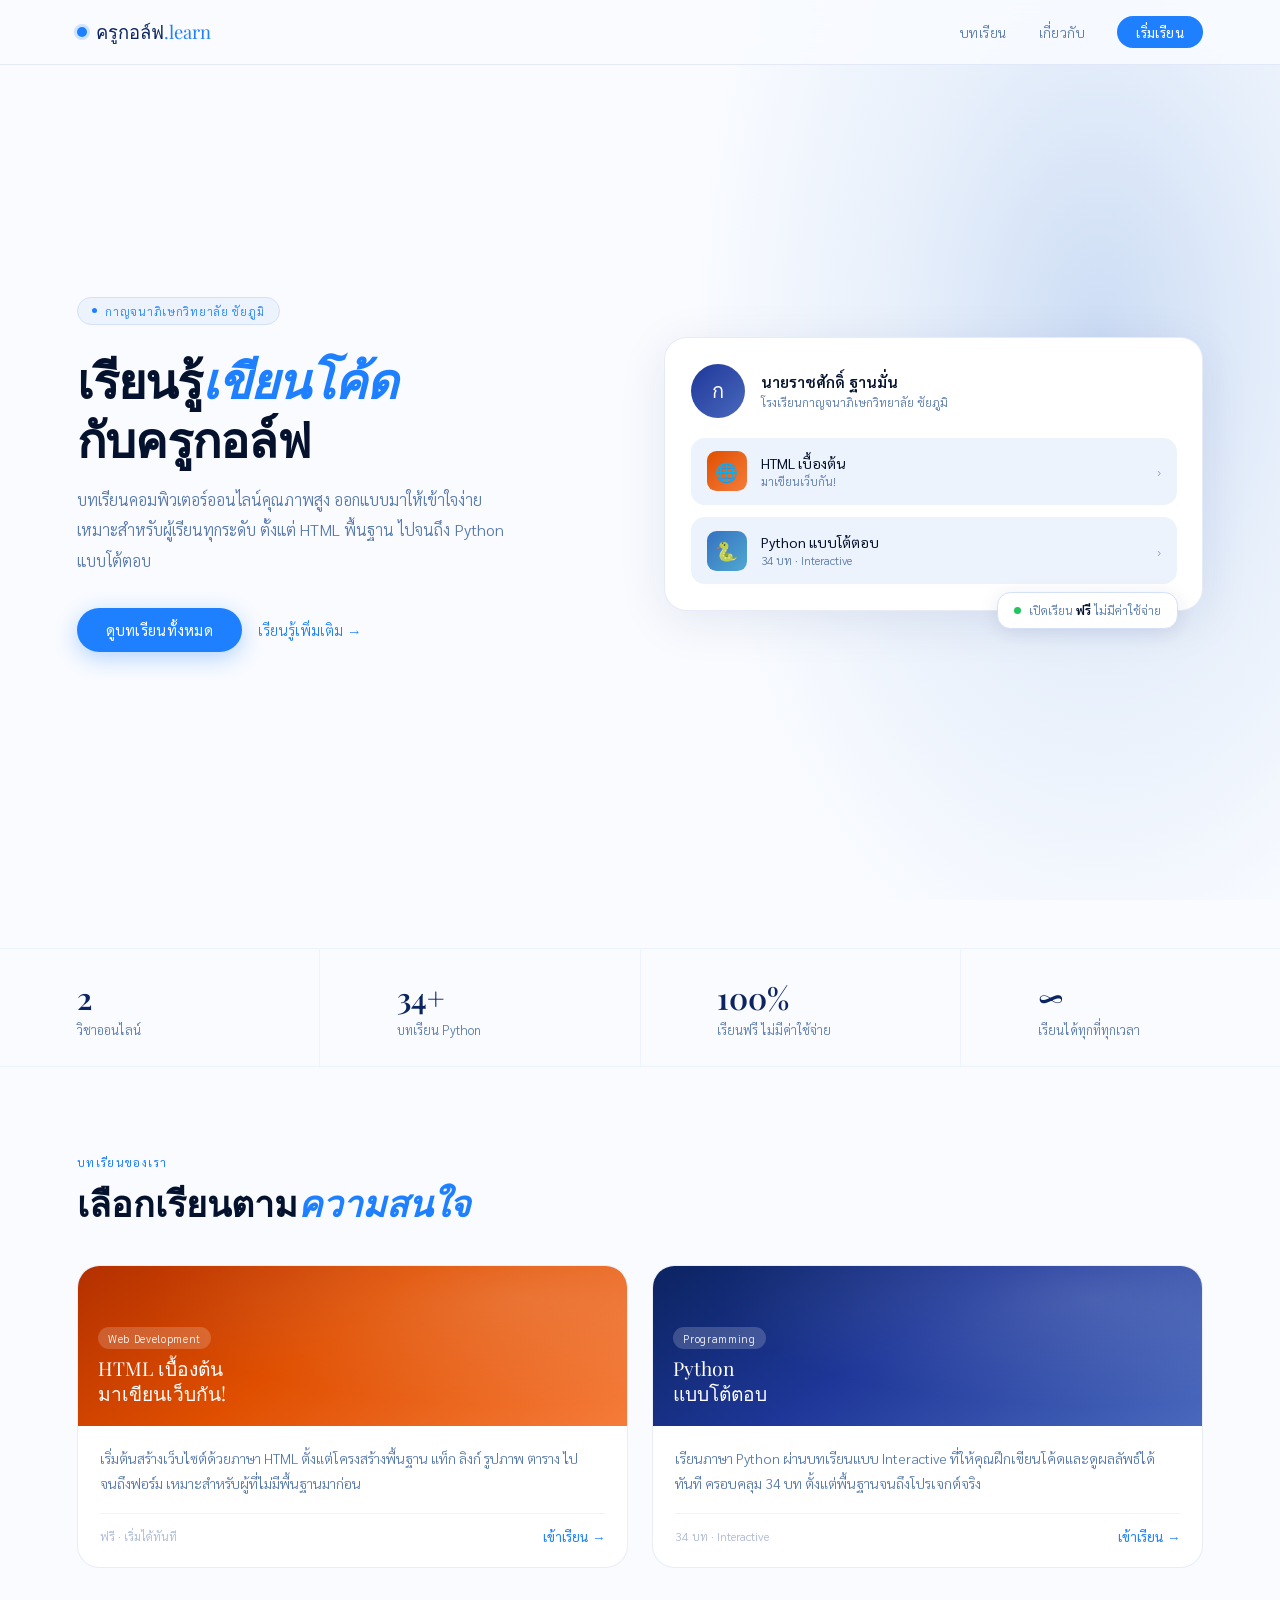
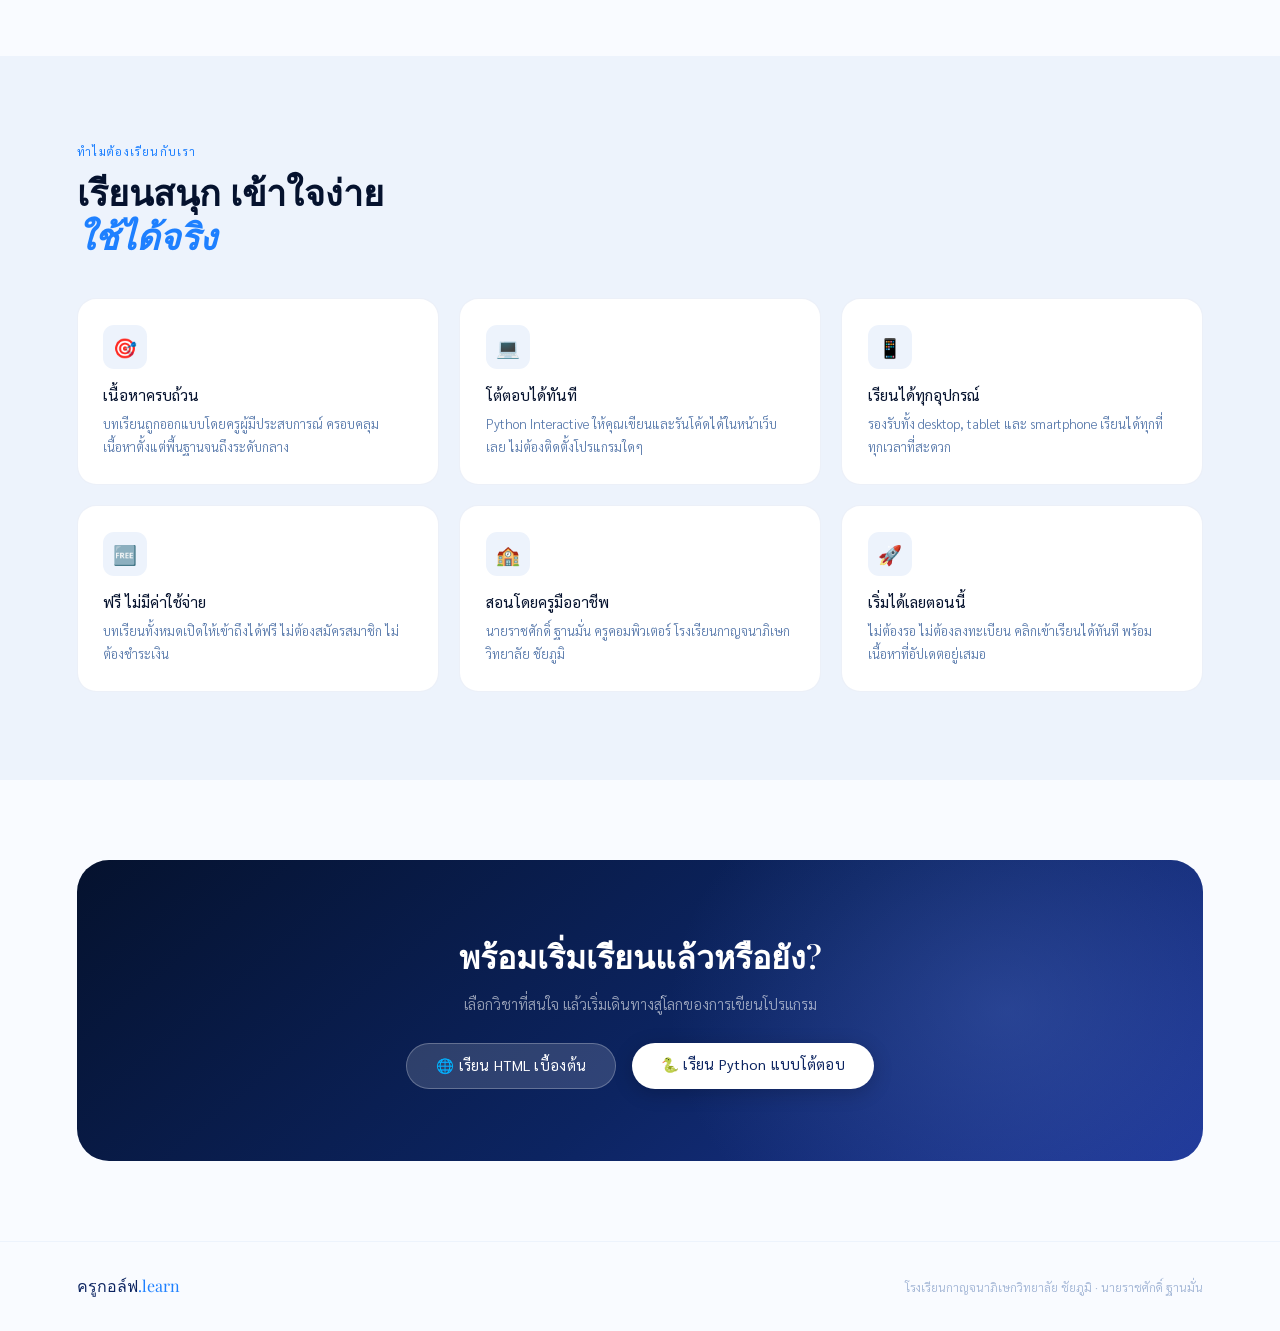
<file: index.html>
<!DOCTYPE html>
<html lang="th">
<head>
<meta charset="UTF-8">
<meta name="viewport" content="width=device-width, initial-scale=1.0">
<title>ห้องเรียนออนไลน์ครูกอล์ฟ</title>
<link href="https://fonts.googleapis.com/css2?family=Sarabun:ital,wght@0,300;0,400;0,600;1,300&family=Playfair+Display:wght@600&display=swap" rel="stylesheet">
<style>
  *, *::before, *::after { box-sizing: border-box; margin: 0; padding: 0; }
  :root {
    --ink:    #05122e;
    --deep:   #0c2461;
    --mid:    #1e3799;
    --bright: #4a69bd;
    --sky:    #82a4e3;
    --mist:   #d4e0f7;
    --fog:    #edf3fc;
    --white:  #f9fbff;
    --muted:  #5577aa;
    --accent: #1e80ff;
  }
  html { scroll-behavior: smooth; }
  body {
    font-family: 'Sarabun', sans-serif;
    font-weight: 300;
    background: var(--white);
    color: var(--ink);
    overflow-x: hidden;
  }

  /* ── NAV ── */
  nav {
    position: fixed; top: 0; left: 0; right: 0; z-index: 200;
    display: flex; align-items: center; justify-content: space-between;
    padding: 1rem 6vw;
    background: rgba(249,251,255,.88);
    backdrop-filter: blur(18px);
    border-bottom: 1px solid rgba(74,105,189,.12);
  }
  .brand { display: flex; align-items: center; gap: .6rem; }
  .brand-dot {
    width: 10px; height: 10px; border-radius: 50%;
    background: var(--accent);
    box-shadow: 0 0 0 3px rgba(30,128,255,.2);
  }
  .brand-name {
    font-family: 'Playfair Display', serif;
    font-size: 1.15rem; color: var(--deep);
  }
  .brand-name span { color: var(--accent); }
  .nav-links { display: flex; align-items: center; gap: 2rem; }
  .nav-links a { font-size: .85rem; color: var(--muted); text-decoration: none; letter-spacing: .03em; transition: color .2s; }
  .nav-links a:hover { color: var(--accent); }
  .nav-pill {
    background: var(--accent); color: #fff !important;
    padding: .45rem 1.2rem; border-radius: 3rem;
    font-weight: 400 !important; transition: background .2s, transform .15s !important;
  }
  .nav-pill:hover { background: var(--deep) !important; transform: translateY(-1px); }

  /* ── HERO ── */
  .hero {
    min-height: 100vh;
    display: grid; grid-template-columns: 1fr 1fr;
    align-items: center; gap: 3rem;
    padding: 8rem 6vw 5rem;
    position: relative; overflow: hidden;
  }
  .hero-glow {
    position: absolute; top: -15%; right: -8%; width: 55%; height: 130%;
    background: radial-gradient(ellipse at 60% 40%, #cdddf5 0%, #e8f0fb 35%, transparent 68%);
    pointer-events: none;
  }
  .school-tag {
    display: inline-flex; align-items: center; gap: .5rem;
    border: 1px solid var(--mist);
    background: var(--fog);
    color: var(--accent); font-size: .75rem; letter-spacing: .06em;
    padding: .3rem .9rem; border-radius: 2rem;
    margin-bottom: 1.5rem;
    animation: up .5s ease both;
  }
  .school-tag::before { content: ''; width: 5px; height: 5px; background: var(--accent); border-radius: 50%; }
  .hero h1 {
    font-family: 'Playfair Display', serif;
    font-size: clamp(2.2rem, 3.8vw, 3.4rem);
    font-weight: 600; line-height: 1.22;
    color: var(--ink); letter-spacing: -.02em;
    margin-bottom: 1.1rem;
    animation: up .6s .08s ease both;
  }
  .hero h1 em { font-style: italic; color: var(--accent); }
  .hero-sub {
    font-size: 1rem; line-height: 1.9; color: var(--muted);
    max-width: 430px; margin-bottom: 2rem;
    animation: up .6s .16s ease both;
  }
  .hero-cta {
    display: flex; gap: 1rem; align-items: center;
    animation: up .6s .24s ease both;
  }
  .btn-blue {
    background: var(--accent); color: #fff;
    padding: .8rem 1.8rem; border-radius: 3rem;
    font-size: .9rem; font-weight: 400; letter-spacing: .02em;
    text-decoration: none; border: none; cursor: pointer;
    box-shadow: 0 6px 22px rgba(30,128,255,.32);
    transition: background .2s, transform .15s, box-shadow .2s;
  }
  .btn-blue:hover { background: var(--deep); transform: translateY(-2px); box-shadow: 0 10px 30px rgba(30,128,255,.4); }
  .btn-text {
    color: var(--accent); font-size: .9rem; text-decoration: none;
    display: flex; align-items: center; gap: .35rem;
    transition: gap .2s;
  }
  .btn-text:hover { gap: .6rem; }
  .btn-text::after { content: '→'; }

  /* HERO RIGHT — teacher card */
  .hero-right {
    position: relative;
    animation: fadeR .8s .15s ease both;
  }
  .teacher-card {
    background: #fff; border: 1px solid rgba(74,105,189,.13);
    border-radius: 1.4rem; padding: 1.6rem;
    box-shadow: 0 10px 50px rgba(12,36,97,.09);
    position: relative;
  }
  .tc-header {
    display: flex; align-items: center; gap: 1rem; margin-bottom: 1.25rem;
  }
  .tc-avatar {
    width: 54px; height: 54px; border-radius: 50%;
    background: linear-gradient(135deg, var(--mid), var(--bright));
    display: flex; align-items: center; justify-content: center;
    font-family: 'Playfair Display', serif;
    font-size: 1.25rem; color: #fff; flex-shrink: 0;
  }
  .tc-name { font-size: .95rem; font-weight: 600; color: var(--ink); }
  .tc-school { font-size: .78rem; color: var(--muted); margin-top: .15rem; }
  .tc-courses { display: flex; flex-direction: column; gap: .75rem; }
  .tc-course {
    display: flex; align-items: center; gap: .9rem;
    background: var(--fog); border-radius: .85rem; padding: .85rem 1rem;
    text-decoration: none; transition: background .2s, transform .18s;
  }
  .tc-course:hover { background: var(--mist); transform: translateX(3px); }
  .tc-icon {
    width: 40px; height: 40px; border-radius: .6rem; flex-shrink: 0;
    display: flex; align-items: center; justify-content: center;
    font-size: 1.15rem;
  }
  .tc-icon.html { background: linear-gradient(135deg, #e04f00, #f57c3b); }
  .tc-icon.python { background: linear-gradient(135deg, #3571c1, #4fa8d1); }
  .tc-info { flex: 1; }
  .tc-title { font-size: .875rem; font-weight: 400; color: var(--ink); }
  .tc-meta { font-size: .74rem; color: var(--muted); margin-top: .1rem; }
  .tc-arrow { color: var(--sky); font-size: .85rem; }

  /* badge float */
  .float-badge {
    position: absolute; bottom: -1.2rem; right: 1.5rem;
    background: #fff; border: 1px solid var(--mist);
    border-radius: .85rem; padding: .6rem 1rem;
    box-shadow: 0 4px 20px rgba(12,36,97,.1);
    display: flex; align-items: center; gap: .5rem;
    font-size: .78rem; color: var(--muted);
    white-space: nowrap;
  }
  .float-badge strong { color: var(--ink); font-weight: 600; }
  .float-dot { width: 7px; height: 7px; border-radius: 50%; background: #22c55e; flex-shrink: 0; }

  /* ── STATS BAR ── */
  .stats-bar {
    display: flex; gap: 0;
    border-top: 1px solid var(--fog); border-bottom: 1px solid var(--fog);
    margin: 3rem 0 0;
  }
  .stat { flex: 1; padding: 1.75rem 6vw; border-right: 1px solid var(--fog); }
  .stat:last-child { border-right: none; }
  .stat-num {
    font-family: 'Playfair Display', serif;
    font-size: 1.9rem; font-weight: 600; color: var(--deep);
  }
  .stat-lbl { font-size: .8rem; color: var(--muted); margin-top: .2rem; }

  /* ── COURSES ── */
  .section { padding: 5.5rem 6vw; }
  .sec-label { font-size: .72rem; letter-spacing: .12em; color: var(--accent); text-transform: uppercase; font-weight: 400; margin-bottom: .6rem; }
  .sec-title {
    font-family: 'Playfair Display', serif;
    font-size: clamp(1.7rem, 2.8vw, 2.3rem); font-weight: 600;
    color: var(--ink); line-height: 1.25; margin-bottom: 2.5rem;
  }
  .sec-title em { font-style: italic; color: var(--accent); }

  .courses-grid { display: grid; grid-template-columns: 1fr 1fr; gap: 1.5rem; }
  .course-card {
    background: #fff; border: 1px solid rgba(74,105,189,.12);
    border-radius: 1.4rem; overflow: hidden;
    transition: transform .25s, box-shadow .25s, border-color .25s;
    text-decoration: none; color: inherit; display: flex; flex-direction: column;
  }
  .course-card:hover {
    transform: translateY(-5px);
    box-shadow: 0 16px 48px rgba(12,36,97,.12);
    border-color: var(--sky);
  }
  .course-thumb {
    height: 160px; display: flex; flex-direction: column;
    justify-content: flex-end; padding: 1.25rem;
    position: relative; overflow: hidden;
  }
  .course-thumb::before {
    content: ''; position: absolute; inset: 0;
    background: radial-gradient(ellipse at 80% 20%, rgba(255,255,255,.14) 0%, transparent 60%);
  }
  .thumb-html { background: linear-gradient(145deg, #b33000 0%, #e04f00 45%, #f57c3b 100%); }
  .thumb-python { background: linear-gradient(145deg, #0c2461 0%, #1e3799 45%, #4a69bd 100%); }
  .thumb-badge {
    background: rgba(255,255,255,.18); color: #fff;
    font-size: .68rem; padding: .22rem .65rem;
    border-radius: 2rem; width: fit-content; letter-spacing: .06em;
    position: relative;
  }
  .thumb-title {
    font-family: 'Playfair Display', serif;
    font-size: 1.2rem; color: #fff; line-height: 1.3;
    margin-top: .4rem; position: relative;
  }
  .course-body { padding: 1.3rem 1.4rem 1.4rem; flex: 1; display: flex; flex-direction: column; }
  .course-desc { font-size: .875rem; line-height: 1.75; color: var(--muted); flex: 1; }
  .course-footer {
    display: flex; justify-content: space-between; align-items: center;
    margin-top: 1.1rem; padding-top: .85rem;
    border-top: 1px solid var(--fog);
  }
  .course-meta-info { font-size: .75rem; color: #aab8d4; }
  .course-link {
    font-size: .82rem; color: var(--accent); font-weight: 400;
    display: flex; align-items: center; gap: .3rem;
    transition: gap .2s;
  }
  .course-link::after { content: '→'; }
  .course-card:hover .course-link { gap: .55rem; }

  /* ── FEATURES ── */
  .features-section { background: var(--fog); }
  .features-grid { display: grid; grid-template-columns: repeat(3, 1fr); gap: 1.25rem; }
  .feat {
    background: #fff; border: 1px solid rgba(74,105,189,.1);
    border-radius: 1.2rem; padding: 1.6rem;
    transition: transform .2s, box-shadow .2s;
  }
  .feat:hover { transform: translateY(-3px); box-shadow: 0 10px 36px rgba(12,36,97,.08); }
  .feat-icon {
    width: 44px; height: 44px; border-radius: .7rem;
    background: var(--fog); display: flex; align-items: center; justify-content: center;
    font-size: 1.2rem; margin-bottom: 1rem;
  }
  .feat h3 { font-size: .95rem; font-weight: 400; color: var(--ink); margin-bottom: .5rem; }
  .feat p { font-size: .82rem; line-height: 1.75; color: var(--muted); }

  /* ── CTA ── */
  .cta-wrap {
    margin: 5rem 6vw;
    background: linear-gradient(140deg, var(--ink) 0%, var(--deep) 55%, var(--mid) 100%);
    border-radius: 2rem; padding: 4.5rem 5rem;
    text-align: center; position: relative; overflow: hidden;
  }
  .cta-wrap::before {
    content: '';
    position: absolute; top: -50%; right: -15%; width: 65%; height: 200%;
    background: radial-gradient(ellipse, rgba(74,105,189,.38) 0%, transparent 65%);
    pointer-events: none;
  }
  .cta-wrap h2 {
    font-family: 'Playfair Display', serif;
    font-size: clamp(1.6rem, 2.5vw, 2.2rem); font-weight: 600;
    color: #fff; margin-bottom: .65rem; position: relative;
  }
  .cta-wrap p { color: rgba(255,255,255,.6); font-size: .95rem; margin-bottom: 1.8rem; position: relative; }
  .cta-wrap .btn-blue { background: #fff; color: var(--deep); box-shadow: 0 4px 20px rgba(0,0,0,.2); position: relative; }
  .cta-wrap .btn-blue:hover { background: var(--fog); }
  .cta-courses {
    display: flex; justify-content: center; gap: 1rem;
    flex-wrap: wrap; position: relative;
  }

  /* ── FOOTER ── */
  footer {
    padding: 2rem 6vw; border-top: 1px solid var(--fog);
    display: flex; justify-content: space-between; align-items: center;
  }
  .footer-brand {
    font-family: 'Playfair Display', serif;
    font-size: 1rem; color: var(--deep);
  }
  .footer-brand span { color: var(--accent); }
  footer p { font-size: .78rem; color: #9fb3d4; }

  /* ── ANIM ── */
  @keyframes up { from { opacity: 0; transform: translateY(18px); } to { opacity: 1; transform: translateY(0); } }
  @keyframes fadeR { from { opacity: 0; transform: translateX(24px); } to { opacity: 1; transform: translateX(0); } }

  /* ── RESPONSIVE ── */
  @media (max-width: 860px) {
    .hero { grid-template-columns: 1fr; padding-top: 6.5rem; }
    .hero-right { display: none; }
    .courses-grid { grid-template-columns: 1fr; }
    .features-grid { grid-template-columns: 1fr 1fr; }
    .stats-bar { flex-wrap: wrap; }
    .stat { border-right: none; border-bottom: 1px solid var(--fog); }
    .cta-wrap { padding: 3rem 2rem; }
  }
  @media (max-width: 560px) {
    .features-grid { grid-template-columns: 1fr; }
    nav ul { display: none; }
  }
</style>
</head>
<body>

<!-- NAV -->
<nav>
  <div class="brand">
    <div class="brand-dot"></div>
    <div class="brand-name">ครูกอล์ฟ<span>.learn</span></div>
  </div>
  <div class="nav-links">
    <a href="#courses">บทเรียน</a>
    <a href="#features">เกี่ยวกับ</a>
    <a href="#courses" class="nav-pill">เริ่มเรียน</a>
  </div>
</nav>

<!-- HERO -->
<section class="hero">
  <div class="hero-glow"></div>
  <div>
    <div class="school-tag">กาญจนาภิเษกวิทยาลัย ชัยภูมิ</div>
    <h1>เรียนรู้<em>เขียนโค้ด</em><br>กับครูกอล์ฟ</h1>
    <p class="hero-sub">บทเรียนคอมพิวเตอร์ออนไลน์คุณภาพสูง ออกแบบมาให้เข้าใจง่าย เหมาะสำหรับผู้เรียนทุกระดับ ตั้งแต่ HTML พื้นฐาน ไปจนถึง Python แบบโต้ตอบ</p>
    <div class="hero-cta">
      <a href="#courses" class="btn-blue">ดูบทเรียนทั้งหมด</a>
      <a href="#features" class="btn-text">เรียนรู้เพิ่มเติม</a>
    </div>
  </div>

  <div class="hero-right">
    <div class="teacher-card">
      <div class="tc-header">
        <div class="tc-avatar">ก</div>
        <div>
          <div class="tc-name">นายราชศักดิ์ ฐานมั่น</div>
          <div class="tc-school">โรงเรียนกาญจนาภิเษกวิทยาลัย ชัยภูมิ</div>
        </div>
      </div>
      <div class="tc-courses">
        <a href="https://krugolf-lang.github.io/html-lesson.html" target="_blank" class="tc-course">
          <div class="tc-icon html">🌐</div>
          <div class="tc-info">
            <div class="tc-title">HTML เบื้องต้น</div>
            <div class="tc-meta">มาเขียนเว็บกัน!</div>
          </div>
          <div class="tc-arrow">›</div>
        </a>
        <a href="https://krugolf-lang.github.io/python_interactive.html" target="_blank" class="tc-course">
          <div class="tc-icon python">🐍</div>
          <div class="tc-info">
            <div class="tc-title">Python แบบโต้ตอบ</div>
            <div class="tc-meta">34 บท · Interactive</div>
          </div>
          <div class="tc-arrow">›</div>
        </a>
      </div>
      <div class="float-badge">
        <div class="float-dot"></div>
        <span>เปิดเรียน <strong>ฟรี</strong> ไม่มีค่าใช้จ่าย</span>
      </div>
    </div>
  </div>
</section>

<!-- STATS -->
<div class="stats-bar">
  <div class="stat">
    <div class="stat-num">2</div>
    <div class="stat-lbl">วิชาออนไลน์</div>
  </div>
  <div class="stat">
    <div class="stat-num">34+</div>
    <div class="stat-lbl">บทเรียน Python</div>
  </div>
  <div class="stat">
    <div class="stat-num">100%</div>
    <div class="stat-lbl">เรียนฟรี ไม่มีค่าใช้จ่าย</div>
  </div>
  <div class="stat">
    <div class="stat-num">∞</div>
    <div class="stat-lbl">เรียนได้ทุกที่ทุกเวลา</div>
  </div>
</div>

<!-- COURSES -->
<section class="section" id="courses">
  <div class="sec-label">บทเรียนของเรา</div>
  <div class="sec-title">เลือกเรียนตาม<em>ความสนใจ</em></div>
  <div class="courses-grid">

    <a href="https://krugolf-lang.github.io/html-lesson.html" target="_blank" class="course-card">
      <div class="course-thumb thumb-html">
        <div class="thumb-badge">Web Development</div>
        <div class="thumb-title">HTML เบื้องต้น<br>มาเขียนเว็บกัน!</div>
      </div>
      <div class="course-body">
        <p class="course-desc">เริ่มต้นสร้างเว็บไซต์ด้วยภาษา HTML ตั้งแต่โครงสร้างพื้นฐาน แท็ก ลิงก์ รูปภาพ ตาราง ไปจนถึงฟอร์ม เหมาะสำหรับผู้ที่ไม่มีพื้นฐานมาก่อน</p>
        <div class="course-footer">
          <span class="course-meta-info">ฟรี · เริ่มได้ทันที</span>
          <span class="course-link">เข้าเรียน</span>
        </div>
      </div>
    </a>

    <a href="https://krugolf-lang.github.io/python_interactive.html" target="_blank" class="course-card">
      <div class="course-thumb thumb-python">
        <div class="thumb-badge">Programming</div>
        <div class="thumb-title">Python<br>แบบโต้ตอบ</div>
      </div>
      <div class="course-body">
        <p class="course-desc">เรียนภาษา Python ผ่านบทเรียนแบบ Interactive ที่ให้คุณฝึกเขียนโค้ดและดูผลลัพธ์ได้ทันที ครอบคลุม 34 บท ตั้งแต่พื้นฐานจนถึงโปรเจกต์จริง</p>
        <div class="course-footer">
          <span class="course-meta-info">34 บท · Interactive</span>
          <span class="course-link">เข้าเรียน</span>
        </div>
      </div>
    </a>

  </div>
</section>

<!-- FEATURES -->
<section class="section features-section" id="features">
  <div class="sec-label">ทำไมต้องเรียนกับเรา</div>
  <div class="sec-title">เรียนสนุก เข้าใจง่าย<br><em>ใช้ได้จริง</em></div>
  <div class="features-grid">
    <div class="feat">
      <div class="feat-icon">🎯</div>
      <h3>เนื้อหาครบถ้วน</h3>
      <p>บทเรียนถูกออกแบบโดยครูผู้มีประสบการณ์ ครอบคลุมเนื้อหาตั้งแต่พื้นฐานจนถึงระดับกลาง</p>
    </div>
    <div class="feat">
      <div class="feat-icon">💻</div>
      <h3>โต้ตอบได้ทันที</h3>
      <p>Python Interactive ให้คุณเขียนและรันโค้ดได้ในหน้าเว็บเลย ไม่ต้องติดตั้งโปรแกรมใดๆ</p>
    </div>
    <div class="feat">
      <div class="feat-icon">📱</div>
      <h3>เรียนได้ทุกอุปกรณ์</h3>
      <p>รองรับทั้ง desktop, tablet และ smartphone เรียนได้ทุกที่ทุกเวลาที่สะดวก</p>
    </div>
    <div class="feat">
      <div class="feat-icon">🆓</div>
      <h3>ฟรี ไม่มีค่าใช้จ่าย</h3>
      <p>บทเรียนทั้งหมดเปิดให้เข้าถึงได้ฟรี ไม่ต้องสมัครสมาชิก ไม่ต้องชำระเงิน</p>
    </div>
    <div class="feat">
      <div class="feat-icon">🏫</div>
      <h3>สอนโดยครูมืออาชีพ</h3>
      <p>นายราชศักดิ์ ฐานมั่น ครูคอมพิวเตอร์ โรงเรียนกาญจนาภิเษกวิทยาลัย ชัยภูมิ</p>
    </div>
    <div class="feat">
      <div class="feat-icon">🚀</div>
      <h3>เริ่มได้เลยตอนนี้</h3>
      <p>ไม่ต้องรอ ไม่ต้องลงทะเบียน คลิกเข้าเรียนได้ทันที พร้อมเนื้อหาที่อัปเดตอยู่เสมอ</p>
    </div>
  </div>
</section>

<!-- CTA -->
<div class="cta-wrap">
  <h2>พร้อมเริ่มเรียนแล้วหรือยัง?</h2>
  <p>เลือกวิชาที่สนใจ แล้วเริ่มเดินทางสู่โลกของการเขียนโปรแกรม</p>
  <div class="cta-courses">
    <a href="https://krugolf-lang.github.io/html-lesson.html" target="_blank" class="btn-blue" style="background:rgba(255,255,255,.15);color:#fff;box-shadow:none;border:1px solid rgba(255,255,255,.25);">🌐 เรียน HTML เบื้องต้น</a>
    <a href="https://krugolf-lang.github.io/python_interactive.html" target="_blank" class="btn-blue">🐍 เรียน Python แบบโต้ตอบ</a>
  </div>
</div>

<!-- FOOTER -->
<footer>
  <div class="footer-brand">ครูกอล์ฟ<span>.learn</span></div>
  <p>โรงเรียนกาญจนาภิเษกวิทยาลัย ชัยภูมิ · นายราชศักดิ์ ฐานมั่น</p>
</footer>

</body>
</html>
</file>
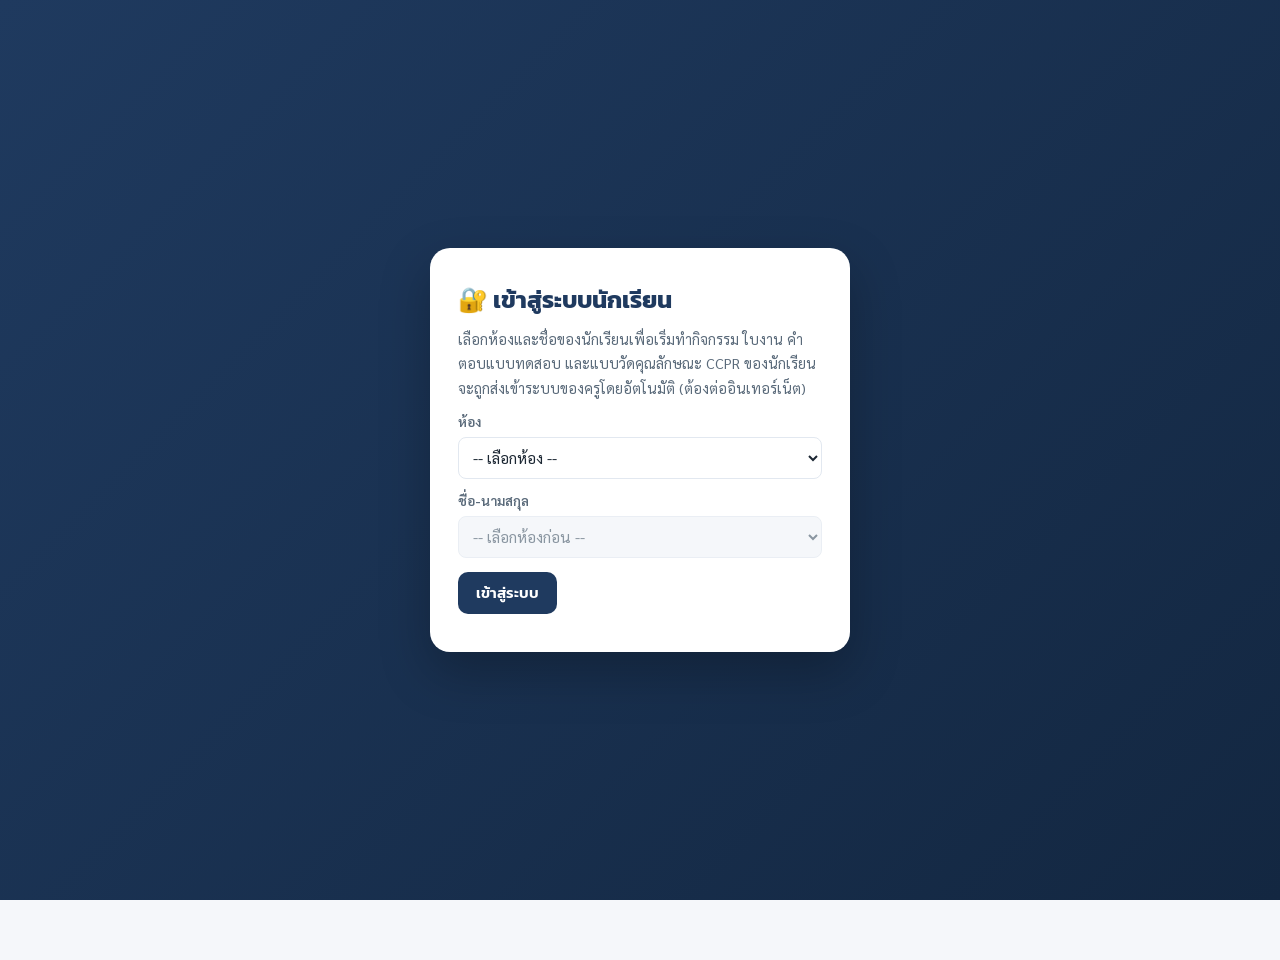
<file: CCPR-68.html>
<!DOCTYPE html>
<html lang="th">
<head>
<meta charset="UTF-8">
<meta name="viewport" content="width=device-width, initial-scale=1.0">
<title>อาชีพในยุคดิจิทัล | ชุดนวัตกรรมการเรียนรู้ออนไลน์ Active Learning (CCPR)</title>
<link rel="preconnect" href="https://fonts.googleapis.com">
<link href="https://fonts.googleapis.com/css2?family=Kanit:wght@400;500;600;700&family=Sarabun:wght@400;500;600;700&display=swap" rel="stylesheet">
<style>
  :root{
    --navy:#1f3a5f; --navy-dark:#132741;
    --c1:#2f6fed; --c1-bg:#eaf1ff;
    --c2:#e6772e; --c2-bg:#fff2e8;
    --p:#1f9d63;  --p-bg:#e8f9f0;
    --r:#c0392b;  --r-bg:#fdeeec;
    --ink:#1c2733; --sub:#5a6a7a; --line:#e2e8f0; --bg:#f5f7fa; --card:#ffffff;
    --radius:16px;
    font-family:"Sarabun","TH Sarabun New",system-ui,sans-serif;
  }
  *{box-sizing:border-box;}
  body{margin:0;background:var(--bg);color:var(--ink);line-height:1.7;padding-bottom:60px;}
  h1,h2,h3,h4{font-family:"Kanit","Sarabun",sans-serif;margin:0 0 .5em;color:var(--navy);}
  p{margin:.4em 0;}
  .wrap{max-width:1000px;margin:0 auto;padding:0 18px;}
  header.top{background:linear-gradient(135deg,var(--navy),var(--navy-dark));color:#fff;padding:32px 0 26px;}
  header.top .eyebrow{font-size:.85rem;letter-spacing:.08em;opacity:.85;font-weight:500;}
  header.top h1{color:#fff;font-size:1.7rem;margin:.2em 0;}
  header.top .sub{opacity:.9;font-size:.95rem;}
  nav.tabs{position:sticky;top:0;z-index:50;background:#fff;border-bottom:1px solid var(--line);
    display:flex;overflow-x:auto;box-shadow:0 2px 6px rgba(0,0,0,.04);}
  nav.tabs button{flex:0 0 auto;border:none;background:none;padding:14px 16px;font-family:"Kanit",sans-serif;
    font-size:.92rem;color:var(--sub);cursor:pointer;border-bottom:3px solid transparent;white-space:nowrap;}
  nav.tabs button.active{color:var(--navy);border-color:var(--navy);font-weight:600;}
  nav.tabs button .dot{display:inline-block;width:8px;height:8px;border-radius:50%;margin-inline-end:6px;background:#cbd5e1;}
  nav.tabs button.done .dot{background:#22c55e;}
  main{padding:26px 0 10px;}
  section.page{display:none;animation:fade .25s ease;}
  section.page.active{display:block;}
  @keyframes fade{from{opacity:0;transform:translateY(6px);}to{opacity:1;transform:none;}}
  .card{background:var(--card);border:1px solid var(--line);border-radius:var(--radius);padding:20px 22px;margin-bottom:18px;}
  .badge{display:inline-block;font-family:"Kanit",sans-serif;font-weight:600;font-size:.78rem;
    padding:4px 12px;border-radius:999px;margin-bottom:10px;}
  .badge.c1{background:var(--c1-bg);color:var(--c1);}
  .badge.c2{background:var(--c2-bg);color:var(--c2);}
  .badge.p{background:var(--p-bg);color:var(--p);}
  .badge.r{background:var(--r-bg);color:var(--r);}
  .grid{display:grid;gap:14px;}
  .grid.cols-2{grid-template-columns:repeat(2,1fr);}
  .grid.cols-3{grid-template-columns:repeat(3,1fr);}
  @media(max-width:720px){.grid.cols-2,.grid.cols-3{grid-template-columns:1fr;}}
  .mini-card{border:1px solid var(--line);border-radius:12px;padding:14px 16px;background:#fafbfc;}
  .mini-card h4{margin:0 0 4px;font-size:1rem;}
  .mini-card p{font-size:.9rem;color:var(--sub);margin:0;}
  .ccpr-hero{display:grid;grid-template-columns:repeat(4,1fr);gap:12px;margin:18px 0;}
  @media(max-width:720px){.ccpr-hero{grid-template-columns:repeat(2,1fr);}}
  .ccpr-hero .box{border-radius:14px;padding:16px 14px;color:#fff;text-align:center;}
  .ccpr-hero .box .letter{font-family:"Kanit",sans-serif;font-size:2rem;font-weight:700;line-height:1;}
  .ccpr-hero .box .name{font-weight:600;margin-top:4px;font-size:.9rem;}
  .ccpr-hero .box .th{font-size:.78rem;opacity:.9;}
  .box.c1{background:var(--c1);} .box.c2{background:var(--c2);} .box.p{background:var(--p);} .box.r{background:var(--r);}
  table{width:100%;border-collapse:collapse;margin:12px 0;font-size:.92rem;}
  th,td{border:1px solid var(--line);padding:8px 10px;text-align:left;vertical-align:top;}
  th{background:#f1f5f9;font-family:"Kanit",sans-serif;font-weight:600;}
  textarea,input[type=text]{width:100%;font-family:inherit;font-size:.95rem;padding:8px 10px;
    border:1px solid var(--line);border-radius:8px;background:#fff;color:var(--ink);}
  textarea{min-height:60px;resize:vertical;}
  label.field{display:block;font-size:.85rem;color:var(--sub);margin:10px 0 4px;font-weight:600;}
  .btn{font-family:"Kanit",sans-serif;font-weight:600;border:none;border-radius:10px;padding:10px 18px;
    cursor:pointer;font-size:.92rem;background:var(--navy);color:#fff;}
  .btn.secondary{background:#eef2f6;color:var(--navy);}
  .btn.small{padding:6px 12px;font-size:.82rem;}
  .btn:hover{opacity:.92;}
  .row-actions{display:flex;gap:10px;flex-wrap:wrap;margin-top:14px;}
  .steps{counter-reset:step;list-style:none;padding:0;margin:0;}
  .steps li{counter-increment:step;position:relative;padding:8px 0 8px 40px;border-bottom:1px dashed var(--line);}
  .steps li:last-child{border-bottom:none;}
  .steps li::before{content:counter(step);position:absolute;left:0;top:6px;width:26px;height:26px;
    border-radius:50%;background:var(--navy);color:#fff;font-family:"Kanit",sans-serif;font-size:.82rem;
    display:flex;align-items:center;justify-content:center;font-weight:600;}
  .steps li .time{float:right;color:var(--sub);font-size:.82rem;}
  .quiz-q{border:1px solid var(--line);border-radius:12px;padding:14px 16px;margin-bottom:12px;}
  .quiz-q .opt{display:block;padding:6px 4px;cursor:pointer;font-size:.94rem;}
  .quiz-q .opt input{margin-inline-end:8px;}
  .quiz-result{padding:12px 16px;border-radius:10px;margin-top:10px;font-family:"Kanit",sans-serif;font-weight:600;display:none;}
  .quiz-result.show{display:block;}
  .quiz-result.pass{background:#e8f9f0;color:var(--p);}
  .quiz-result.fail{background:#fdeeec;color:var(--r);}
  .case{border-left:4px solid var(--r);background:#fff8f6;border-radius:0 12px 12px 0;padding:14px 18px;margin-bottom:14px;}
  .case h4{margin-bottom:6px;}
  .reveal{display:none;margin-top:10px;padding:10px 14px;background:#f1f5f9;border-radius:10px;font-size:.9rem;}
  .reveal.show{display:block;}
  .likert{width:100%;border-collapse:collapse;font-size:.85rem;}
  .likert th{text-align:center;font-family:"Kanit",sans-serif;font-size:.78rem;}
  .likert td{text-align:center;}
  .likert td.item-text{text-align:left;font-size:.9rem;}
  .likert input{transform:scale(1.2);}
  .progress-bar{height:10px;border-radius:999px;background:#e2e8f0;overflow:hidden;margin:6px 0 2px;}
  .progress-bar > div{height:100%;border-radius:999px;}
  .dim-result{display:flex;align-items:center;gap:10px;margin-bottom:14px;}
  .dim-result .lab{width:150px;font-family:"Kanit",sans-serif;font-weight:600;font-size:.88rem;}
  .dim-result .pct{width:52px;text-align:right;font-weight:700;font-family:"Kanit",sans-serif;}
  footer{text-align:center;color:var(--sub);font-size:.82rem;padding:26px 0;}
  .save-note{font-size:.78rem;color:var(--sub);margin-top:6px;}
  .checklist label{display:flex;gap:8px;align-items:flex-start;padding:6px 0;font-size:.94rem;}
  .checklist input{margin-top:4px;}
  @media print{ nav.tabs, .btn, header.top{display:none!important;} section.page{display:block!important;} }

  #likertTable tr.miss td{background:#fdeeec;}
  .lock-note{display:none;margin-top:12px;padding:12px 16px;border-radius:10px;
    background:#eef6ff;border:1px solid #cfe3ff;color:var(--navy);font-size:.92rem;line-height:1.6;}
  .likert input:disabled{opacity:.45;}
  .btn:disabled{opacity:.45;cursor:not-allowed;}
  .quiz-q.miss{border-color:var(--r);background:#fdeeec;}

  /* ---------- login screen ---------- */
  [hidden]{display:none!important;}
  .login-overlay{min-height:100vh;display:flex;align-items:center;justify-content:center;
    background:linear-gradient(135deg,var(--navy),var(--navy-dark));padding:24px;}
  .login-card{background:#fff;border-radius:20px;padding:32px 28px;max-width:420px;width:100%;
    box-shadow:0 20px 50px rgba(0,0,0,.25);}
  .login-card h2{margin-bottom:6px;}
  .login-card p{color:var(--sub);font-size:.9rem;}
  select{width:100%;font-family:inherit;font-size:.95rem;padding:9px 10px;border:1px solid var(--line);
    border-radius:8px;background:#fff;color:var(--ink);}
  select:disabled{background:#f1f5f9;color:var(--sub);}
  .sync-note{font-size:.76rem;margin-top:4px;display:block;}
  .sync-note.ok{color:var(--p);}
  .sync-note.fail{color:var(--r);}
  #studentBar{display:flex;justify-content:space-between;align-items:center;flex-wrap:wrap;gap:6px;
    margin-top:10px;font-size:.85rem;opacity:.95;}
  #studentBar a{color:#fff;text-decoration:underline;cursor:pointer;}
</style>
</head>
<body>

<div id="loginScreen" class="login-overlay">
  <div class="login-card">
    <h2>🔐 เข้าสู่ระบบนักเรียน</h2>
    <p>เลือกห้องและชื่อของนักเรียนเพื่อเริ่มทำกิจกรรม ใบงาน คำตอบแบบทดสอบ และแบบวัดคุณลักษณะ CCPR
    ของนักเรียนจะถูกส่งเข้าระบบของครูโดยอัตโนมัติ (ต้องต่ออินเทอร์เน็ต)</p>
    <label class="field">ห้อง</label>
    <select id="loginRoom" onchange="populateNameOptions()">
      <option value="">-- เลือกห้อง --</option>
      <option value="1">ม.6/1</option>
      <option value="2">ม.6/2</option>
    </select>
    <label class="field">ชื่อ-นามสกุล</label>
    <select id="loginName" disabled>
      <option value="">-- เลือกห้องก่อน --</option>
    </select>
    <div class="row-actions">
      <button class="btn" onclick="doLogin()">เข้าสู่ระบบ</button>
    </div>
    <p class="save-note" id="loginError" style="color:var(--r)"></p>
  </div>
</div>

<div id="appContent" hidden>
<header class="top">
  <div class="wrap">
    <div class="eyebrow">ชุดนวัตกรรมการเรียนรู้ออนไลน์ Active Learning · รายวิชาวิทยาการคำนวณ ม.6</div>
    <h1>อาชีพในยุคดิจิทัล</h1>
    <div class="sub">พัฒนาคุณลักษณะเชิงก้าวหน้าตามรูปแบบ CCPR — Critical · Creative · Productive · Responsible mind</div>
    <div id="studentBar"></div>
  </div>
</header>

<nav class="tabs" id="tabs">
  <button data-page="home" class="active">🏠 หน้าแรก</button>
  <button data-page="act1"><span class="dot"></span>1) วิเคราะห์อาชีพ</button>
  <button data-page="act2"><span class="dot"></span>2) ออกแบบอาชีพในฝัน</button>
  <button data-page="act3"><span class="dot"></span>3) สร้าง Portfolio</button>
  <button data-page="act4"><span class="dot"></span>4) จรรยาบรรณ</button>
  <button data-page="posttest"><span class="dot"></span>แบบวัดคุณลักษณะ CCPR</button>
  <button data-page="summary">📊 สรุปผล</button>
</nav>

<main class="wrap">

<!-- ================= HOME ================= -->
<section class="page active" id="home">
  <div class="card">
    <h2>ยินดีต้อนรับเข้าสู่บทเรียน</h2>
    <p>บทเรียนออนไลน์นี้ออกแบบด้วยกิจกรรมการเรียนรู้แบบ <b>Active Learning</b> จำนวน 4 กิจกรรมหลัก
    เพื่อพานักเรียนไปสำรวจ คิด สร้าง และรับผิดชอบต่อ "โลกอาชีพในยุคดิจิทัล" โดยแต่ละกิจกรรมมุ่งเสริมสร้าง
    คุณลักษณะเชิงก้าวหน้า 1 ด้าน ตามรูปแบบ <b>CCPR</b></p>
  </div>

  <div class="ccpr-hero">
    <div class="box c1"><div class="letter">C</div><div class="name">Critical mind</div><div class="th">คิดวิเคราะห์ไตร่ตรอง</div></div>
    <div class="box c2"><div class="letter">C</div><div class="name">Creative mind</div><div class="th">คิดสร้างสรรค์</div></div>
    <div class="box p"><div class="letter">P</div><div class="name">Productive mind</div><div class="th">สร้างชิ้นงาน</div></div>
    <div class="box r"><div class="letter">R</div><div class="name">Responsible mind</div><div class="th">ความรับผิดชอบ</div></div>
  </div>

  <div class="card">
    <h3>วิธีใช้บทเรียน</h3>
    <ol>
      <li>เรียนตามลำดับกิจกรรมที่ 1 → 2 → 3 → 4 จากเมนูด้านบน (ใช้เวลากิจกรรมละประมาณ 3 ชั่วโมง)</li>
      <li>ทำใบงาน/กิจกรรมและแบบทดสอบท้ายกิจกรรมให้ครบ ระบบจะบันทึกคำตอบไว้ในเครื่องของนักเรียนอัตโนมัติ</li>
      <li>เมื่อเรียนครบทั้ง 4 กิจกรรม ให้ทำ "แบบวัดคุณลักษณะเชิงก้าวหน้า CCPR" เพื่อประเมินตนเอง</li>
      <li>ดูภาพรวมความก้าวหน้าได้ที่แท็บ "สรุปผล"</li>
    </ol>
    <p class="save-note">💾 ข้อมูลที่กรอกจะถูกส่งเข้าระบบของครูโดยอัตโนมัติ (ต้องต่ออินเทอร์เน็ต) และบันทึกสำรองไว้ในเบราว์เซอร์นี้ด้วย — หากอินเทอร์เน็ตหลุดระหว่างทำกิจกรรม ข้อมูลจะยังอยู่ในเครื่องนี้ ให้กดปุ่มบันทึกซ้ำอีกครั้งเมื่อกลับมาออนไลน์</p>
  </div>

  <div class="card">
    <h3>6 กลุ่มอาชีพในยุคดิจิทัล</h3>
    <div class="grid cols-3">
      <div class="mini-card"><h4>💻 พัฒนาซอฟต์แวร์/แอป</h4><p>Web Developer, App Developer, Software Engineer</p></div>
      <div class="mini-card"><h4>📊 ข้อมูลและ AI</h4><p>Data Analyst, Data Scientist, AI Engineer</p></div>
      <div class="mini-card"><h4>🎨 ออกแบบดิจิทัล</h4><p>UX/UI Designer, Graphic & Motion Designer</p></div>
      <div class="mini-card"><h4>📱 การตลาดดิจิทัล/ครีเอเตอร์</h4><p>Digital Marketer, Content Creator</p></div>
      <div class="mini-card"><h4>🔐 ความปลอดภัยไซเบอร์</h4><p>Cybersecurity Specialist, Ethical Hacker</p></div>
      <div class="mini-card"><h4>🚀 ธุรกิจดิจิทัล/ฟรีแลนซ์</h4><p>E-commerce, Startup Founder, Freelancer</p></div>
    </div>
  </div>
</section>

<!-- ================= ACTIVITY 1 : CRITICAL ================= -->
<section class="page" id="act1">
  <div class="card">
    <span class="badge c1">กิจกรรมที่ 1 · Critical mind</span>
    <h2>สำรวจและวิเคราะห์โลกอาชีพดิจิทัล</h2>
    <p><b>จุดประสงค์:</b> วิเคราะห์ข้อมูลอาชีพในยุคดิจิทัล จำแนกโอกาส ความเสี่ยง และทักษะที่จำเป็นได้อย่างมีเหตุผล</p>
    <ul class="steps">
      <li><span class="time">10 นาที</span>นำเข้าสู่บทเรียนด้วยสถานการณ์ "อาชีพที่หายไป อาชีพที่เกิดใหม่"</li>
      <li><span class="time">30 นาที</span>ศึกษาข้อมูล 6 กลุ่มอาชีพดิจิทัล (ดูหน้าแรก)</li>
      <li><span class="time">60 นาที</span>วิเคราะห์อาชีพที่สนใจด้วยใบงานด้านล่าง</li>
      <li><span class="time">40 นาที</span>นำเสนอและอภิปรายร่วมกันทั้งชั้นเรียน</li>
      <li><span class="time">20 นาที</span>สรุปองค์ความรู้และทำแบบทดสอบท้ายกิจกรรม</li>
    </ul>
  </div>

  <div class="card">
    <h3>📝 ใบงาน: ตารางวิเคราะห์อาชีพ (Career Analysis Sheet)</h3>
    <p>เลือกอาชีพในยุคดิจิทัลที่นักเรียนสนใจ 1 อาชีพ แล้ววิเคราะห์ตามหัวข้อด้านล่าง</p>
    <label class="field">อาชีพที่สนใจ</label>
    <input type="text" id="c1_career" placeholder="เช่น UX/UI Designer">
    <label class="field">โอกาส / แนวโน้มการเติบโต</label>
    <textarea id="c1_opportunity" placeholder="ตลาดต้องการอย่างไร เติบโตในอุตสาหกรรมใด..."></textarea>
    <label class="field">ความเสี่ยงจาก AI / Automation</label>
    <textarea id="c1_risk" placeholder="งานส่วนใดอาจถูกแทนที่ด้วยเทคโนโลยี..."></textarea>
    <label class="field">ทักษะที่จำเป็นต้องมี</label>
    <textarea id="c1_skills" placeholder="ทักษะด้านเทคนิคและ soft skills ที่ต้องพัฒนา..."></textarea>
    <label class="field">สรุปเหตุผลที่เลือกอาชีพนี้ (แสดงการคิดวิเคราะห์ไตร่ตรอง)</label>
    <textarea id="c1_reason" placeholder="เพราะเหตุใดนักเรียนจึงคิดว่าอาชีพนี้เหมาะกับตนเองหรือมีความน่าสนใจ..."></textarea>
    <div class="row-actions">
      <button class="btn" onclick="saveField(['c1_career','c1_opportunity','c1_risk','c1_skills','c1_reason'],'act1')">💾 บันทึกใบงาน</button>
      <span class="save-note" id="act1_saved"></span>
      <span class="sync-note" id="act1_sync"></span>
    </div>
  </div>

  <div class="card">
    <h3>✅ แบบทดสอบท้ายกิจกรรมที่ 1</h3>
    <div id="quiz1"></div>
    <button class="btn" onclick="gradeQuiz('quiz1_data','quiz1_result','act1')">ตรวจคำตอบ</button>
    <div class="quiz-result" id="quiz1_result"></div>
    <span class="sync-note" id="quiz1_sync"></span>
  </div>
</section>

<!-- ================= ACTIVITY 2 : CREATIVE ================= -->
<section class="page" id="act2">
  <div class="card">
    <span class="badge c2">กิจกรรมที่ 2 · Creative mind</span>
    <h2>ออกแบบอาชีพในฝันแห่งอนาคต</h2>
    <p><b>จุดประสงค์:</b> คิดสร้างสรรค์ออกแบบเส้นทางหรือแนวคิดอาชีพแห่งอนาคตของตนเองได้อย่างหลากหลาย</p>
    <ul class="steps">
      <li><span class="time">10 นาที</span>ชมตัวอย่างอาชีพแปลกใหม่ในต่างประเทศ</li>
      <li><span class="time">20 นาที</span>เรียนรู้เทคนิค SCAMPER และ Mind Mapping</li>
      <li><span class="time">50 นาที</span>ระดมสมองออกแบบ "อาชีพในฝันในอีก 10 ปีข้างหน้า"</li>
      <li><span class="time">60 นาที</span>สร้างสรรค์ Infographic/Mood board นำเสนอแนวคิด</li>
      <li><span class="time">40 นาที</span>Gallery Walk ให้ข้อเสนอแนะเพื่อน และสรุปบทเรียน</li>
    </ul>
  </div>

  <div class="card">
    <h3>🧠 เทคนิค SCAMPER สำหรับคิดอาชีพใหม่</h3>
    <div class="grid cols-3">
      <div class="mini-card"><h4>S — Substitute</h4><p>แทนที่งานเดิมด้วยเทคโนโลยีใหม่ได้อย่างไร</p></div>
      <div class="mini-card"><h4>C — Combine</h4><p>รวมสองอาชีพ/ทักษะเข้าด้วยกันเป็นอาชีพใหม่</p></div>
      <div class="mini-card"><h4>A — Adapt</h4><p>ปรับอาชีพเดิมให้เข้ากับบริบทดิจิทัล</p></div>
      <div class="mini-card"><h4>M — Modify</h4><p>ขยาย/ย่อขอบเขตงานให้แตกต่างไป</p></div>
      <div class="mini-card"><h4>P — Put to other use</h4><p>นำทักษะไปใช้ในบริบทอื่นที่ไม่เคยมีมาก่อน</p></div>
      <div class="mini-card"><h4>E / R — Eliminate / Reverse</h4><p>ตัดขั้นตอนที่ไม่จำเป็น หรือกลับมุมมองงานเดิม</p></div>
    </div>
  </div>

  <div class="card">
    <h3>🗺️ ใบงาน: Mind Map อาชีพในฝันของฉัน</h3>
    <label class="field">ชื่ออาชีพในฝัน (อาจเป็นอาชีพที่มีอยู่แล้ว หรือคิดขึ้นใหม่)</label>
    <input type="text" id="c2_title" placeholder="เช่น นักออกแบบประสบการณ์ AI เพื่อการศึกษา">
    <label class="field">แรงบันดาลใจ / ที่มาของแนวคิด</label>
    <textarea id="c2_inspire"></textarea>
    <label class="field">ทักษะ/เทคโนโลยีที่จะนำมาผสมผสาน</label>
    <textarea id="c2_mix"></textarea>
    <label class="field">คุณค่า/ประโยชน์ต่อสังคมของอาชีพนี้</label>
    <textarea id="c2_value"></textarea>
    <label class="field">แนวทางการนำเสนอ (Infographic/Mood board) — บรรยายไอเดียภาพที่จะสร้าง</label>
    <textarea id="c2_design" placeholder="สี ภาพประกอบ ข้อความหลักที่จะใช้..."></textarea>
    <div class="row-actions">
      <button class="btn" onclick="saveField(['c2_title','c2_inspire','c2_mix','c2_value','c2_design'],'act2')">💾 บันทึกใบงาน</button>
      <span class="save-note" id="act2_saved"></span>
      <span class="sync-note" id="act2_sync"></span>
    </div>
  </div>
</section>

<!-- ================= ACTIVITY 3 : PRODUCTIVE ================= -->
<section class="page" id="act3">
  <div class="card">
    <span class="badge p">กิจกรรมที่ 3 · Productive mind</span>
    <h2>สร้างผลงาน Digital Portfolio / Resume</h2>
    <p><b>จุดประสงค์:</b> ลงมือสร้างชิ้นงาน Digital Portfolio หรือ Resume ของตนเองที่นำไปใช้ได้จริง</p>
    <ul class="steps">
      <li><span class="time">10 นาที</span>ทบทวนแนวคิดอาชีพในฝันจากกิจกรรมที่ 2</li>
      <li><span class="time">30 นาที</span>เรียนรู้หลักการออกแบบ Resume/Portfolio ที่ดี</li>
      <li><span class="time">90 นาที</span>ลงมือปฏิบัติสร้าง Digital Portfolio/Resume ของตนเอง</li>
      <li><span class="time">30 นาที</span>นำเสนอผลงานแบบ Peer Feedback</li>
      <li><span class="time">20 นาที</span>ปรับปรุงผลงานและสรุปบทเรียน</li>
    </ul>
  </div>

  <div class="card">
    <h3>🧰 เครื่องมือแนะนำ (เลือกใช้ตามความพร้อม)</h3>
    <div class="grid cols-3">
      <div class="mini-card"><h4>Canva</h4><p>เทมเพลต Resume/Portfolio สำเร็จรูป ปรับแต่งง่าย</p></div>
      <div class="mini-card"><h4>Google Sites</h4><p>สร้างเว็บพอร์ตโฟลิโอแบบไม่ต้องเขียนโค้ด</p></div>
      <div class="mini-card"><h4>Google Slides / Word</h4><p>ทำเป็นเอกสาร/สไลด์นำเสนอ กรณีไม่มีอินเทอร์เน็ต</p></div>
    </div>
  </div>

  <div class="card">
    <h3>✅ รายการตรวจสอบ Portfolio/Resume ที่ดี</h3>
    <div class="checklist" id="c3_checklist">
      <label><input type="checkbox" data-k="c3_chk1"> มีข้อมูลส่วนตัวและช่องทางติดต่อที่เหมาะสม</label>
      <label><input type="checkbox" data-k="c3_chk2"> ระบุเป้าหมาย/อาชีพในฝันอย่างชัดเจน</label>
      <label><input type="checkbox" data-k="c3_chk3"> แสดงทักษะและผลงาน/กิจกรรมที่เกี่ยวข้อง</label>
      <label><input type="checkbox" data-k="c3_chk4"> ออกแบบสวยงาม อ่านง่าย สื่อสารชัดเจน</label>
      <label><input type="checkbox" data-k="c3_chk5"> ตรวจทานคำผิดและความถูกต้องก่อนนำเสนอ</label>
    </div>
  </div>

  <div class="card">
    <h3>📝 ร่างเนื้อหา Portfolio/Resume ของฉัน</h3>
    <label class="field">แนะนำตัวสั้น ๆ (Bio)</label>
    <textarea id="c3_bio"></textarea>
    <label class="field">ทักษะเด่นของฉัน</label>
    <textarea id="c3_skills"></textarea>
    <label class="field">ผลงาน/กิจกรรมที่ภาคภูมิใจ</label>
    <textarea id="c3_works"></textarea>
    <label class="field">ลิงก์ผลงานจริง (ถ้ามี เช่น Canva/Google Sites)</label>
    <input type="text" id="c3_link" placeholder="วางลิงก์ผลงานที่สร้างเสร็จแล้ว">
    <div class="row-actions">
      <button class="btn" onclick="submitAct3()">💾 บันทึกใบงาน</button>
      <span class="save-note" id="act3_saved"></span>
      <span class="sync-note" id="act3_sync"></span>
    </div>
  </div>
</section>

<!-- ================= ACTIVITY 4 : RESPONSIBLE ================= -->
<section class="page" id="act4">
  <div class="card">
    <span class="badge r">กิจกรรมที่ 4 · Responsible mind</span>
    <h2>จรรยาบรรณและความรับผิดชอบในโลกอาชีพดิจิทัล</h2>
    <p><b>จุดประสงค์:</b> ตระหนักถึงจริยธรรม กฎหมาย และความรับผิดชอบต่อตนเองและสังคมในการประกอบอาชีพดิจิทัล</p>
    <ul class="steps">
      <li><span class="time">10 นาที</span>สถานการณ์จริยธรรมดิจิทัล เช่น การใช้ AI สร้างข่าวปลอม</li>
      <li><span class="time">30 นาที</span>ศึกษากรณีศึกษา 3 สถานการณ์ด้านล่าง</li>
      <li><span class="time">60 นาที</span>วิเคราะห์และแสดงบทบาทสมมติ (Role-play)</li>
      <li><span class="time">30 นาที</span>เขียนปฏิญญาจรรยาบรรณส่วนบุคคล</li>
      <li><span class="time">50 นาที</span>สรุปภาพรวม 4 กิจกรรม และทำแบบวัดคุณลักษณะ CCPR</li>
    </ul>
  </div>

  <div class="card">
    <h3>⚖️ กรณีศึกษาจริยธรรมดิจิทัล</h3>

    <div class="case">
      <h4>สถานการณ์ที่ 1 — ลิขสิทธิ์ผลงาน</h4>
      <p>เพื่อนนำภาพวาดของนักออกแบบต่างชาติมาใช้ในผลงานส่งประกวดโดยไม่ให้เครดิต นักเรียนจะทำอย่างไร?</p>
      <button class="btn small secondary" onclick="toggleReveal('r1')">ดูแนวทางที่เหมาะสม</button>
      <div class="reveal" id="r1">ควรให้เครดิตเจ้าของผลงานเสมอ หรือขออนุญาตใช้ภาพ/เลือกใช้ภาพที่มีสิทธิ์ใช้งานถูกต้อง (Creative Commons) การไม่ให้เครดิตถือเป็นการละเมิดทรัพย์สินทางปัญญา</div>
    </div>

    <div class="case">
      <h4>สถานการณ์ที่ 2 — ข้อมูลส่วนบุคคล</h4>
      <p>เว็บไซต์สมัครงานขอให้กรอกข้อมูลส่วนตัวจำนวนมากเกินความจำเป็น นักเรียนจะพิจารณาอย่างไรก่อนให้ข้อมูล?</p>
      <button class="btn small secondary" onclick="toggleReveal('r2')">ดูแนวทางที่เหมาะสม</button>
      <div class="reveal" id="r2">ควรตรวจสอบความน่าเชื่อถือของเว็บไซต์ อ่านนโยบายความเป็นส่วนตัว และให้ข้อมูลเท่าที่จำเป็นต่อการสมัครงานเท่านั้น ตามหลักการคุ้มครองข้อมูลส่วนบุคคล (PDPA)</div>
    </div>

    <div class="case">
      <h4>สถานการณ์ที่ 3 — การใช้ AI สร้างเนื้อหา</h4>
      <p>นักเรียนใช้ AI ช่วยเขียนบทความส่งงาน แล้วนำส่งโดยไม่ตรวจสอบความถูกต้องหรือระบุแหล่งที่มา เหมาะสมหรือไม่?</p>
      <button class="btn small secondary" onclick="toggleReveal('r3')">ดูแนวทางที่เหมาะสม</button>
      <div class="reveal" id="r3">ควรตรวจสอบความถูกต้องของเนื้อหาที่ AI สร้างขึ้นเสมอ และแจ้ง/ระบุอย่างโปร่งใสว่าใช้ AI ช่วยในกระบวนการทำงาน เพื่อความรับผิดชอบต่อผู้อ่านและความน่าเชื่อถือของงาน</div>
    </div>
  </div>

  <div class="card">
    <h3>✍️ ปฏิญญาจรรยาบรรณอาชีพดิจิทัลของฉัน</h3>
    <p>เขียนคำมั่นสัญญาของตนเองในการใช้เทคโนโลยีและประกอบอาชีพในยุคดิจิทัลอย่างมีความรับผิดชอบ</p>
    <textarea id="c4_pledge" style="min-height:120px" placeholder="ข้าพเจ้าขอให้คำมั่นว่า..."></textarea>
    <div class="row-actions">
      <button class="btn" onclick="saveField(['c4_pledge'],'act4')">💾 บันทึกปฏิญญา</button>
      <span class="save-note" id="act4_saved"></span>
      <span class="sync-note" id="act4_sync"></span>
    </div>
  </div>
</section>

<!-- ================= POST-TEST : CCPR ================= -->
<section class="page" id="posttest">
  <div class="card">
    <h2>แบบวัดคุณลักษณะเชิงก้าวหน้า CCPR</h2>
    <p>ให้นักเรียนประเมินตนเองหลังเรียนจบทั้ง 4 กิจกรรม โดยเลือกระดับที่ตรงกับตนเองมากที่สุด
    (5 = มากที่สุด, 4 = มาก, 3 = ปานกลาง, 2 = น้อย, 1 = น้อยที่สุด)</p>
    <p style="color:var(--sub)">แบบวัดนี้ไม่มีคำตอบถูกหรือผิด และไม่ได้นำไปตัดเกรด
    ขอให้ตอบตามความเป็นจริงที่สุด เพื่อให้ผลสะท้อนตัวตนของนักเรียนจริง ๆ
    <b>ทำได้ครั้งเดียว</b> เมื่อส่งแล้วจะแก้ไขไม่ได้ กรุณาตรวจทานก่อนกดประมวลผล</p>
  </div>
  <div class="card">
    <table class="likert" id="likertTable"></table>
    <div class="row-actions">
      <button class="btn" id="btnGradeCCPR" onclick="gradeCCPR()">📊 ประมวลผล</button>
      <span class="sync-note" id="posttest_sync"></span>
    </div>
    <div class="lock-note" id="posttest_lock"></div>
  </div>
  <div class="card" id="ccprResult" style="display:none">
    <h3>ผลการประเมินคุณลักษณะเชิงก้าวหน้า CCPR</h3>
    <div id="ccprBars"></div>
  </div>
</section>

<!-- ================= SUMMARY ================= -->
<section class="page" id="summary">
  <div class="card">
    <h2>สรุปความก้าวหน้าการเรียนรู้</h2>
    <p>สถานะการทำกิจกรรมของนักเรียน (บันทึกอัตโนมัติจากเบราว์เซอร์นี้)</p>
    <div id="summaryList"></div>
    <div class="row-actions">
      <button class="btn secondary" onclick="window.print()">🖨️ พิมพ์/บันทึกเป็น PDF</button>
      <button class="btn secondary" onclick="if(confirm('ล้างข้อมูลที่บันทึกไว้ของฉันทั้งหมด?')){clearMyData();location.reload();}">🗑️ ล้างข้อมูลทั้งหมด</button>
    </div>
  </div>
</section>

</main>

<footer>ชุดนวัตกรรมการเรียนรู้ออนไลน์ Active Learning เรื่อง อาชีพในยุคดิจิทัล (รูปแบบ CCPR) · รายวิชาวิทยาการคำนวณ ม.6<br>
จัดทำโดย นายราชศักดิ์ ฐานมั่น · โรงเรียนกาญจนาภิเษกวิทยาลัย ชัยภูมิ</footer>
</div><!-- /appContent -->

<script>
/* =========================================================
   ระบบล็อกอินนักเรียน (รายชื่อจริง) + ส่งข้อมูลเข้า Google Sheets
   ========================================================= */

// ***** วางลิงก์ Google Apps Script Web App ที่ deploy แล้วแทนค่านี้ *****
const GAS_URL = "https://script.google.com/macros/s/AKfycbyU54slzx_hV8D1wZpGnJrQbDWumW3SoIvvP6dNFwgekArR-lP_PTbJd6yTjI2g1eZc/exec";

const ROSTER = [
  {room:1, no:'1', sid:'05056', name:'นายชนาเมธ  ยอดสละ'},
  {room:1, no:'2', sid:'04983', name:'นายณภัทร  อันทพิระ'},
  {room:1, no:'3', sid:'04984', name:'นายณรงค์พัฒน์  เพิกขุนทด'},
  {room:1, no:'4', sid:'05010', name:'นายณิธิพงษ์  คะลา'},
  {room:1, no:'5', sid:'04989', name:'นายธนทัต  พิมพ์สวัสดิ์'},
  {room:1, no:'6', sid:'04996', name:'นายภาคภูมิ  เคียงสันเทียะ'},
  {room:1, no:'7', sid:'05014', name:'นายภูมิชัย  เพ็งชัยภูมิ'},
  {room:1, no:'8', sid:'05157', name:'นายวรวุฒิ  วังหอม'},
  {room:1, no:'9', sid:'05038', name:'นายวันชัย  โคตวงษา'},
  {room:1, no:'10', sid:'05016', name:'นายศรายุธ  ชัยชวลิต'},
  {room:1, no:'11', sid:'05238', name:'นางสาวจิดาภา  โชติแฉล้มสกุลชัย'},
  {room:1, no:'12', sid:'05044', name:'นางสาวชนาภัทร  ก้อนทอง'},
  {room:1, no:'13', sid:'05019', name:'นางสาวฐิติกาญจน์  จันบัวลา'},
  {room:1, no:'14', sid:'05002', name:'นางสาวณัฐทพัสส์  โพธิ์คะนะ'},
  {room:1, no:'15', sid:'05004', name:'นางสาวทิพธัญญา  ลมอ่อน'},
  {room:1, no:'16', sid:'05005', name:'นางสาวธมลณัฏฐ์  ป้องแก้วน้อย'},
  {room:1, no:'17', sid:'05327', name:'นางสาวธิดารัตน์  พลบุรี'},
  {room:1, no:'18', sid:'05020', name:'นางสาวนันทิยา  ช่วยนุ่น'},
  {room:1, no:'19', sid:'05061', name:'นางสาวพลอยชนก  อภิพันธ์ดำรงสุข'},
  {room:1, no:'20', sid:'05239', name:'นางสาวพิชญา  พลโยธา'},
  {room:1, no:'21', sid:'05008', name:'นางสาวมัทติญา  ทูลแรง'},
  {room:1, no:'22', sid:'05009', name:'นางสาวศศิมา  สาวิถี'},
  {room:1, no:'24', sid:'05241', name:'นางสาวสุวพิชญ์  ผาละสี'},
  {room:1, no:'25', sid:'05025', name:'นางสาวอนัณญา  ทาวงค์ษา'},
  {room:2, no:'1', sid:'05026', name:'นายกิตติศักดิ์  สวัสดิรักษ์'},
  {room:2, no:'2', sid:'04980', name:'นายชยุต  เวียงดินดำ'},
  {room:2, no:'3', sid:'05062', name:'นายณัฐพล  เข็มพร'},
  {room:2, no:'4', sid:'05324', name:'นายธนเทพ  ผานคำ'},
  {room:2, no:'5', sid:'05027', name:'นายธนบูรณ์  แดงสกุล'},
  {room:2, no:'6', sid:'05028', name:'นายธิติกร  สิงห์โคตร'},
  {room:2, no:'7', sid:'05063', name:'นายธีรภัทร  เพียรขุนทด'},
  {room:2, no:'8', sid:'05029', name:'นายนันธกร  เติมศักดิ์'},
  {room:2, no:'9', sid:'05242', name:'นายนิธิกร  เติบจันทึก'},
  {room:2, no:'10', sid:'05243', name:'นายปรเมธ  อิงชัยภูมิ'},
  {room:2, no:'11', sid:'05032', name:'นายพีรพัฒน์  ดาบลาอำ'},
  {room:2, no:'12', sid:'05065', name:'นายเมธาวิน  จงชนะ'},
  {room:2, no:'13', sid:'05325', name:'นายวราวุธ  คะสุวรรณ์'},
  {room:2, no:'14', sid:'05244', name:'นายวาฤทธิ์  กองเกิด'},
  {room:2, no:'15', sid:'05245', name:'นายวิชชากร  วาสิงหน'},
  {room:2, no:'16', sid:'05246', name:'นายวิทยา  ดาทอง'},
  {room:2, no:'17', sid:'05066', name:'นายศรภลักษณ์  โถนคำ'},
  {room:2, no:'18', sid:'05247', name:'นายสรวิชญ์  ป้องภัย'},
  {room:2, no:'19', sid:'05039', name:'นายสิทธิโชค  พรชัยภูมิ'},
  {room:2, no:'20', sid:'05040', name:'นายหัศพล  เพ็งศรี'},
  {room:2, no:'21', sid:'05326', name:'นายอัครพล  ตะนะแสง'},
  {room:2, no:'22', sid:'05043', name:'นางสาวจิราพัชร  พันธ์ภูรักษ์'},
  {room:2, no:'23', sid:'05045', name:'นางสาวธัญธิวา  พรหมศร'},
  {room:2, no:'24', sid:'05046', name:'นางสาวธัญพิชชา  ลีทองหลาง'},
  {room:2, no:'25', sid:'05249', name:'นางสาวประติภา  กระฉอดนอก'},
  {room:2, no:'26', sid:'05048', name:'นางสาวปิยนุช  โชคเจริญ'},
  {room:2, no:'27', sid:'05049', name:'นางสาวไปรยา  ไขขุนทด'},
  {room:2, no:'28', sid:'05050', name:'นางสาวรัตนากร  พรมผา'},
  {room:2, no:'29', sid:'05051', name:'นางสาวรัตนาวดี  กอบการดี'},
  {room:2, no:'30', sid:'05052', name:'นางสาววรนิษฐา  สีมาวงษ์'},
  {room:2, no:'31', sid:'05250', name:'นางสาวสุภาภรณ์  สุขเกษม'},
];

function populateNameOptions(){
  const room = document.getElementById('loginRoom').value;
  const nameSel = document.getElementById('loginName');
  if(!room){
    nameSel.innerHTML = '<option value="">-- เลือกห้องก่อน --</option>';
    nameSel.disabled = true;
    return;
  }
  const list = ROSTER.filter(s=>String(s.room)===String(room))
                      .sort((a,b)=>parseInt(a.no)-parseInt(b.no));
  nameSel.innerHTML = '<option value="">-- เลือกชื่อ --</option>' +
    list.map(s=>`<option value="${s.sid}">${s.no}. ${s.name}</option>`).join('');
  nameSel.disabled = false;
}

function getProfile(){
  const raw = localStorage.getItem('student_profile');
  return raw ? JSON.parse(raw) : null;
}

/* แยกข้อมูลของนักเรียนแต่ละคนออกจากกัน (กันข้อมูลปนกันเมื่อใช้เครื่องร่วมกัน) */
function dataKey(k){
  const p = getProfile();
  return (p && p.sid ? p.sid : 'guest') + '::' + k;
}
function lsSet(k, v){ localStorage.setItem(dataKey(k), v); }
function lsGet(k){ return localStorage.getItem(dataKey(k)); }
function clearMyData(){
  const p = getProfile();
  const prefix = (p && p.sid ? p.sid : 'guest') + '::';
  Object.keys(localStorage).filter(k=>k.indexOf(prefix)===0).forEach(k=>localStorage.removeItem(k));
}

function doLogin(){
  const room = document.getElementById('loginRoom').value;
  const sid = document.getElementById('loginName').value;
  const errEl = document.getElementById('loginError');
  if(!room || !sid){ errEl.textContent = 'กรุณาเลือกห้องและชื่อให้ครบ'; return; }
  const student = ROSTER.find(s=>s.sid===sid && String(s.room)===String(room));
  if(!student){ errEl.textContent = 'ไม่พบข้อมูลนักเรียน กรุณาเลือกใหม่'; return; }
  errEl.textContent = '';
  localStorage.setItem('student_profile', JSON.stringify(student));
  location.reload();   // รีโหลดเพื่อล้างคำตอบของคนก่อนหน้าที่ค้างอยู่ในหน้าจอ
}

function logout(){
  if(!confirm('ออกจากระบบ? คำตอบที่บันทึกไว้ในเครื่องนี้จะยังอยู่ ครั้งหน้าเข้าสู่ระบบใหม่ได้')) return;
  localStorage.removeItem('student_profile');
  location.reload();
}

function enterApp(student){
  document.getElementById('loginScreen').hidden = true;
  document.getElementById('appContent').hidden = false;
  document.getElementById('studentBar').innerHTML =
    `<span>เข้าสู่ระบบเป็น: <b>${student.name}</b> (ม.6/${student.room} เลขที่ ${student.no})</span>` +
    `<a onclick="logout()">ออกจากระบบ</a>`;
  checkPosttestStatus();
}

/* ส่งข้อมูลไปยัง Google Apps Script Web App (Google Sheets) */
function submitToServer(type, payload, statusElId, onDone){
  const student = getProfile();
  const showStatus = (ok, msg)=>{
    if(!statusElId) return;
    const el = document.getElementById(statusElId);
    if(!el) return;
    el.textContent = msg;
    el.className = 'sync-note ' + (ok ? 'ok' : 'fail');
  };
  if(!GAS_URL || GAS_URL.indexOf('PASTE_') === 0){
    showStatus(false, '⚠️ ยังไม่ได้ตั้งค่าระบบเก็บข้อมูล (GAS_URL) — บันทึกไว้ในเครื่องนี้เท่านั้น');
    return;
  }
  if(!student){
    showStatus(false, '⚠️ ยังไม่ได้เข้าสู่ระบบ — บันทึกไว้ในเครื่องนี้เท่านั้น');
    return;
  }
  const body = JSON.stringify({ type, student, payload, ts: new Date().toISOString() });
  showStatus(true, '⏳ กำลังส่งเข้าระบบ...');
  fetch(GAS_URL, { method:'POST', headers:{'Content-Type':'text/plain;charset=utf-8'}, body })
    .then(r=>r.json())
    .then(res=>{
      if(res && res.ok){ showStatus(true, '🌐 ส่งเข้าระบบครูแล้ว เมื่อ ' + new Date().toLocaleTimeString('th-TH')); }
      else if(res && res.locked){ showStatus(false, '🔒 ' + (res.error || 'ส่งไปแล้ว ไม่สามารถส่งซ้ำได้')); }
      else{ showStatus(false, '⚠️ ส่งเข้าระบบไม่สำเร็จ (เซิร์ฟเวอร์ตอบผิดพลาด) — บันทึกในเครื่องไว้แล้ว'); }
      if(onDone) onDone(res || {});
    })
    .catch(()=>{
      showStatus(false, '⚠️ ส่งเข้าระบบไม่สำเร็จ (ออฟไลน์/เชื่อมต่อไม่ได้) — บันทึกในเครื่องไว้แล้ว');
      if(onDone) onDone({ ok:false, offline:true });
    });
}

/* ---------- tab navigation ---------- */
const tabs = document.querySelectorAll('nav.tabs button');
tabs.forEach(btn=>{
  btn.addEventListener('click', ()=>{
    tabs.forEach(b=>b.classList.remove('active'));
    btn.classList.add('active');
    document.querySelectorAll('section.page').forEach(s=>s.classList.remove('active'));
    document.getElementById(btn.dataset.page).classList.add('active');
    if(btn.dataset.page==='summary') renderSummary();
  });
});

/* ---------- generic save ---------- */
function saveField(ids, actKey){
  const fields = {};
  ids.forEach(id=>{
    const el = document.getElementById(id);
    lsSet(id, el.value);
    fields[id] = el.value;
  });
  lsSet(actKey+'_worksheet_done','1');
  const note = document.getElementById(actKey+'_saved');
  if(note){ note.textContent = '✔ บันทึกแล้ว เมื่อ ' + new Date().toLocaleTimeString('th-TH'); }
  markTabDone(actKey);
  submitToServer('worksheet', { activity: actKey, fields }, actKey+'_sync');
}
function loadFields(){
  document.querySelectorAll('textarea, input[type=text]').forEach(el=>{
    const v = lsGet(el.id);
    el.value = (v!==null ? v : '');   // ไม่เคยบันทึก = ต้องว่าง ไม่ใช่ค่าของคนก่อน
  });
  document.querySelectorAll('.checklist input[type=checkbox]').forEach(cb=>{
    cb.checked = (lsGet(cb.dataset.k)==='1');
  });
  // คืนค่าคำตอบแบบวงกลม (แบบทดสอบ + แบบวัด CCPR) ของนักเรียนคนที่ล็อกอินอยู่
  document.querySelectorAll('input[type=radio]').forEach(r=>{
    const v = lsGet('radio::' + r.name);
    r.checked = (v !== null && v === r.value);
  });
}

/* บันทึกคำตอบแบบวงกลมทันทีที่นักเรียนเลือก จะได้ไม่หายเมื่อรีเฟรชหรือปิดเครื่อง */
document.addEventListener('change', function(e){
  const t = e.target;
  if(t && t.type === 'radio' && t.name){ lsSet('radio::' + t.name, t.value); }
});
function saveChecklist(){
  document.querySelectorAll('.checklist input[type=checkbox]').forEach(cb=>{
    lsSet(cb.dataset.k, cb.checked ? '1':'0');
  });
}
function submitAct3(){
  const ids = ['c3_bio','c3_skills','c3_works','c3_link'];
  const fields = {};
  ids.forEach(id=>{ const el=document.getElementById(id); lsSet(id, el.value); fields[id]=el.value; });
  saveChecklist();
  const checklist = {};
  document.querySelectorAll('.checklist input[type=checkbox]').forEach(cb=>{ checklist[cb.dataset.k]=cb.checked; });
  lsSet('act3_worksheet_done','1');
  const note = document.getElementById('act3_saved');
  if(note){ note.textContent = '✔ บันทึกแล้ว เมื่อ ' + new Date().toLocaleTimeString('th-TH'); }
  markTabDone('act3');
  submitToServer('worksheet', { activity:'act3', fields, checklist }, 'act3_sync');
}
function markTabDone(actKey){
  const btn = document.querySelector(`nav.tabs button[data-page="${actKey}"]`);
  if(btn) btn.classList.add('done');
}

/* ---------- Quiz 1 (Critical mind) ---------- */
const quiz1Data = [
  {q:"อาชีพกลุ่มใดมีแนวโน้มเติบโตสูงในยุคดิจิทัล เพราะเกี่ยวข้องกับการวิเคราะห์ข้อมูลขนาดใหญ่", opts:["ช่างตัดเย็บเสื้อผ้า","Data Scientist","พนักงานรับสายโทรศัพท์","เกษตรกรแบบดั้งเดิม"], ans:1},
  {q:"เหตุใดอาชีพบางประเภทจึงมีความเสี่ยงที่จะถูกแทนที่ด้วยระบบอัตโนมัติ", opts:["เพราะมีค่าตอบแทนสูง","เพราะเป็นงานที่ทำซ้ำ ๆ ตามรูปแบบเดิม","เพราะต้องใช้ความคิดสร้างสรรค์สูง","เพราะเป็นงานที่ต้องพบปะผู้คน"], ans:1},
  {q:"ข้อใดคือทักษะสำคัญที่ควรมีในการประกอบอาชีพยุคดิจิทัล", opts:["การท่องจำเนื้อหาอย่างเดียว","การเรียนรู้ตลอดชีวิต (Lifelong Learning)","การหลีกเลี่ยงเทคโนโลยีใหม่","การทำงานคนเดียวเท่านั้น"], ans:1},
  {q:"การวิเคราะห์อาชีพอย่างมีวิจารณญาณ (Critical mind) ควรพิจารณาสิ่งใดเป็นสำคัญ", opts:["ความคิดเห็นของเพื่อนเพียงคนเดียว","ข้อมูลและหลักฐานที่น่าเชื่อถือรอบด้าน","กระแสความนิยมในโซเชียลมีเดียเท่านั้น","การเดาโดยไม่มีข้อมูลสนับสนุน"], ans:1},
  {q:"อาชีพ UX/UI Designer เกี่ยวข้องกับด้านใดมากที่สุด", opts:["การออกแบบประสบการณ์และหน้าตาการใช้งานผลิตภัณฑ์ดิจิทัล","การซ่อมเครื่องจักรกลหนัก","การปลูกพืชไร้ดิน","การขับขี่ยานพาหนะสาธารณะ"], ans:0},
];
function buildQuiz(containerId, data){
  const el = document.getElementById(containerId);
  el.innerHTML = data.map((item,i)=>`
    <div class="quiz-q">
      <p><b>${i+1}. ${item.q}</b></p>
      ${item.opts.map((o,j)=>`<label class="opt"><input type="radio" name="${containerId}_q${i}" value="${j}"> ${o}</label>`).join('')}
    </div>`).join('');
}
buildQuiz('quiz1', quiz1Data);

function gradeQuiz(dataName, resultId, actKey){
  const data = quiz1Data;
  let score = 0;
  const answers = [];
  data.forEach((item,i)=>{
    const chosen = document.querySelector(`input[name="quiz1_q${i}"]:checked`);
    const chosenVal = chosen ? parseInt(chosen.value) : null;
    answers.push(chosenVal);
    if(chosenVal===item.ans) score++;
  });
  const missQ = [];
  answers.forEach((a,i)=>{ if(a===null) missQ.push(i+1); });
  const qBlocks = document.querySelectorAll('#quiz1 .quiz-q');
  qBlocks.forEach(b=>b.classList.remove('miss'));
  if(missQ.length){
    missQ.forEach(n=>{ if(qBlocks[n-1]) qBlocks[n-1].classList.add('miss'); });
    if(qBlocks[missQ[0]-1]) qBlocks[missQ[0]-1].scrollIntoView({behavior:'smooth', block:'center'});
    alert('ยังตอบไม่ครบ ' + missQ.length + ' ข้อ — ข้อ ' + missQ.join(', ') + '\nระบบไฮไลต์สีแดงให้แล้ว เลื่อนไปตอบให้ครบแล้วกดตรวจคำตอบอีกครั้ง');
    return;
  }
  const pct = Math.round(score/data.length*100);
  const resEl = document.getElementById(resultId);
  resEl.classList.add('show');
  resEl.classList.toggle('pass', pct>=70);
  resEl.classList.toggle('fail', pct<70);
  resEl.textContent = `ได้คะแนน ${score}/${data.length} (${pct}%) — ${pct>=70? 'ผ่านเกณฑ์ 👏':'ยังไม่ผ่านเกณฑ์ร้อยละ 70 ลองทบทวนอีกครั้ง'}`;
  lsSet(actKey+'_quiz_score', pct);
  if(pct>=70) markTabDone(actKey);
  // ส่งคำตอบดิบไปให้เซิร์ฟเวอร์ตรวจให้คะแนนอย่างเป็นทางการ (กันการแก้ไขคะแนนฝั่งไคลเอนต์)
  submitToServer('quiz1', { activity: actKey, answers, clientScorePct: pct }, 'quiz1_sync');
}

/* ---------- ล็อกแบบวัด CCPR (ทำได้ครั้งเดียว) ---------- */
function lockPosttest(whenText){
  // จำไว้ว่าทำแบบวัดแล้ว เพื่อให้หน้า "สรุปผล" และแถบด้านบนแสดงสถานะถูกต้องหลังรีเฟรช
  lsSet('posttest_worksheet_done','1');
  if(whenText) lsSet('posttest_submitted_at', whenText);
  markTabDone('posttest');
  document.querySelectorAll('#likertTable input[type=radio]').forEach(r=>{ r.disabled = true; });
  const btn = document.getElementById('btnGradeCCPR');
  if(btn) btn.disabled = true;
  const note = document.getElementById('posttest_lock');
  if(note){
    note.style.display = 'block';
    note.innerHTML = '🔒 <b>ส่งแบบวัดเรียบร้อยแล้ว' + (whenText ? ' เมื่อ ' + whenText : '') + '</b><br>' +
      'ดูผลคุณลักษณะ 4 ด้านของตนเองได้ที่หน้า <b>สรุปผล</b><br>' +
      'แบบวัดคุณลักษณะ CCPR ทำได้ครั้งเดียว หากจำเป็นต้องทำใหม่ (เช่น กดพลาดหรือเน็ตหลุด) กรุณาแจ้งครูผู้สอน';
  }
}

/* ถามเซิร์ฟเวอร์ว่านักเรียนคนนี้ส่งแบบวัดไปแล้วหรือยัง (กันการทำซ้ำข้ามเครื่อง) */
function checkPosttestStatus(){
  const student = getProfile();
  if(!student || !GAS_URL || GAS_URL.indexOf('PASTE_') === 0) return;
  const body = JSON.stringify({ type:'status', student, payload:{}, ts:new Date().toISOString() });
  fetch(GAS_URL, { method:'POST', headers:{'Content-Type':'text/plain;charset=utf-8'}, body })
    .then(r=>r.json())
    .then(res=>{
      if(!res || !res.ok) return;
      // จุดสถานะของกิจกรรม 1-4 ให้ยึดตามข้อมูลจริงในชีตของครู
      if(res.acts){
        Object.keys(res.acts).forEach(k=>{
          if(res.acts[k]){ lsSet(k+'_worksheet_done','1'); markTabDone(k); }
        });
      }
      // ดึงคำตอบใบงานเดิมจากชีตมาเติมในฟอร์ม (เติมเฉพาะช่องที่ยังว่าง จะได้ไม่ทับของที่เพิ่งพิมพ์)
      if(res.answers){
        Object.keys(res.answers).forEach(k=>{
          const d = res.answers[k];
          if(!d) return;
          if(d.fields){
            Object.keys(d.fields).forEach(id=>{
              const el = document.getElementById(id);
              if(el && !el.value){ el.value = d.fields[id]; lsSet(id, d.fields[id]); }
            });
          }
          if(d.quiz && Array.isArray(d.quiz)){
            d.quiz.forEach((v,i)=>{
              if(v===null || v===undefined) return;
              const name = 'quiz1_q'+i;
              if(document.querySelector('input[name="'+name+'"]:checked')) return;   // ไม่ทับของที่เพิ่งเลือก
              const r = document.querySelector('input[name="'+name+'"][value="'+v+'"]');
              if(r){ r.checked = true; lsSet('radio::'+name, String(v)); }
            });
            if(d.quizScore !== undefined && d.quizScore !== null && d.quizScore !== ''){
              const resEl = document.getElementById('quiz1_result');
              if(resEl && !resEl.classList.contains('show')){
                const pct = Number(d.quizScore);
                resEl.classList.add('show');
                resEl.classList.toggle('pass', pct>=70);
                resEl.classList.toggle('fail', pct<70);
                resEl.textContent = 'คะแนนที่บันทึกไว้ในระบบ: ' + pct + '% — ' +
                  (pct>=70 ? 'ผ่านเกณฑ์ 👏' : 'ยังไม่ผ่านเกณฑ์ร้อยละ 70 ลองทบทวนแล้วทำใหม่ได้');
                lsSet('act1_quiz_score', pct);
              }
            }
          }
          if(d.checklist){
            Object.keys(d.checklist).forEach(key=>{
              const cb = document.querySelector('.checklist input[data-k="'+key+'"]');
              if(cb && lsGet(key)===null){ cb.checked = (d.checklist[key]===true || d.checklist[key]==='true' || d.checklist[key]==='1'); lsSet(key, cb.checked?'1':'0'); }
            });
          }
        });
      }
      if(res.posttestDone){
        // นำร้อยละรายด้านจากชีตมาเก็บไว้ เพื่อให้หน้า "สรุปผล" แสดงผลได้แม้เปิดจากเครื่องอื่น
        if(res.dims){
          ['C1','C2','P','R'].forEach(k=>{
            const v = res.dims[k];
            if(v !== '' && v !== null && v !== undefined) lsSet('ccpr_'+k, v);
          });
        }
        lockPosttest(res.submittedAt);
      }
      const sumPage = document.getElementById('summary');
      if(sumPage && sumPage.classList.contains('active')) renderSummary();
    })
    .catch(()=>{});
}

/* ---------- CCPR post-test (20 items, 5-point Likert) ---------- */
const ccprItems = [
  ["C1","ข้าพเจ้าพิจารณาข้อมูลรอบด้านก่อนตัดสินใจเลือกแนวทางอาชีพของตนเอง"],
  ["C1","ข้าพเจ้าตั้งคำถามและตรวจสอบความน่าเชื่อถือของข้อมูลอาชีพก่อนเชื่อ"],
  ["C1","ข้าพเจ้าสามารถเปรียบเทียบข้อดีข้อเสียของอาชีพต่าง ๆ ได้อย่างมีเหตุผล"],
  ["C1","ข้าพเจ้าวิเคราะห์ผลกระทบของเทคโนโลยีต่ออาชีพในอนาคตได้"],
  ["C1","ข้าพเจ้าสรุปข้อคิดเห็นเกี่ยวกับอาชีพโดยอ้างอิงหลักฐานหรือเหตุผลประกอบ"],
  ["C2","ข้าพเจ้าสามารถคิดแนวทางหรือไอเดียใหม่ ๆ เกี่ยวกับอาชีพในอนาคตได้หลากหลาย"],
  ["C2","ข้าพเจ้ากล้านำเสนอความคิดที่แตกต่างหรือแปลกใหม่"],
  ["C2","ข้าพเจ้าสามารถผสมผสานความรู้จากหลายด้านมาสร้างแนวคิดใหม่"],
  ["C2","ข้าพเจ้าสนุกกับการจินตนาการถึงอาชีพหรือรูปแบบงานที่ยังไม่เคยมี"],
  ["C2","ข้าพเจ้าสามารถถ่ายทอดความคิดสร้างสรรค์ผ่านชิ้นงาน เช่น ภาพหรือแผนผัง"],
  ["P","ข้าพเจ้าลงมือสร้างผลงานของตนเองจนสำเร็จตามเป้าหมายที่วางไว้"],
  ["P","ข้าพเจ้าใช้เครื่องมือดิจิทัลในการสร้างชิ้นงานได้อย่างเหมาะสม"],
  ["P","ข้าพเจ้าตรวจสอบและปรับปรุงคุณภาพผลงานของตนเองก่อนส่ง"],
  ["P","ข้าพเจ้าส่งมอบชิ้นงานตรงตามเวลาที่กำหนด"],
  ["P","ข้าพเจ้าภาคภูมิใจในผลงานที่ตนเองลงมือสร้างขึ้น"],
  ["R","ข้าพเจ้าตระหนักถึงผลกระทบต่อสังคมจากการใช้เทคโนโลยีในการประกอบอาชีพ"],
  ["R","ข้าพเจ้าเคารพลิขสิทธิ์และทรัพย์สินทางปัญญาของผู้อื่นเสมอ"],
  ["R","ข้าพเจ้าใช้ข้อมูลส่วนบุคคลของผู้อื่นอย่างระมัดระวังและมีจริยธรรม"],
  ["R","ข้าพเจ้ารับผิดชอบต่อผลของการกระทำของตนเองในโลกออนไลน์"],
  ["R","ข้าพเจ้าตรวจสอบความถูกต้องของข้อมูล/เนื้อหาก่อนเผยแพร่หรือส่งต่อ"],
];
const dimNames = {C1:"Critical mind", C2:"Creative mind", P:"Productive mind", R:"Responsible mind"};
const dimColor = {C1:"var(--c1)", C2:"var(--c2)", P:"var(--p)", R:"var(--r)"};

function buildLikert(){
  const table = document.getElementById('likertTable');
  let html = `<tr><th style="text-align:left">ข้อความ</th><th>5</th><th>4</th><th>3</th><th>2</th><th>1</th></tr>`;
  ccprItems.forEach((item,i)=>{
    html += `<tr><td class="item-text">${i+1}. ${item[1]}</td>`;
    for(let v=5;v>=1;v--){
      html += `<td><input type="radio" name="ccpr_q${i}" value="${v}"></td>`;
    }
    html += `</tr>`;
  });
  table.innerHTML = html;
}
buildLikert();

function gradeCCPR(){
  const sums = {C1:0,C2:0,P:0,R:0};
  const counts = {C1:0,C2:0,P:0,R:0};
  const rawScores = [];
  const missing = [];
  ccprItems.forEach((item,i)=>{
    const chosen = document.querySelector(`input[name="ccpr_q${i}"]:checked`);
    if(!chosen){ missing.push(i+1); return; }
    const v = parseInt(chosen.value);
    rawScores.push(v);
    sums[item[0]] += v;
    counts[item[0]] += 1;
  });
  const rows = document.querySelectorAll('#likertTable tr');
  rows.forEach(tr=>tr.classList.remove('miss'));
  if(missing.length){
    missing.forEach(n=>{ if(rows[n]) rows[n].classList.add('miss'); });
    if(rows[missing[0]]) rows[missing[0]].scrollIntoView({behavior:'smooth', block:'center'});
    alert('ยังตอบไม่ครบ ' + missing.length + ' ข้อ จาก 20 ข้อ — ข้อ ' + missing.join(', ') +
          '\nระบบไฮไลต์สีแดงให้แล้ว เลื่อนไปตอบให้ครบแล้วกดประมวลผลอีกครั้ง');
    return;
  }
  // คำนวณและเก็บผลไว้ ส่วนการแสดงแถบ 4 ด้าน ไปอยู่ที่หน้า "สรุปผล"
  let overallPct = 0;
  Object.keys(sums).forEach(k=>{
    const max = counts[k]*5;
    const pct = Math.round(sums[k]/max*100);
    overallPct += pct;
    lsSet('ccpr_'+k, pct);
  });
  overallPct = Math.round(overallPct/4);
  lsSet('ccpr_overall', overallPct);
  markTabDone('posttest');
  submitToServer('posttest', { scores: rawScores }, 'posttest_sync', function(res){
    if(res && (res.ok || res.locked)) lockPosttest(res.submittedAt);
  });
}

/* ---------- misc ---------- */
function toggleReveal(id){ document.getElementById(id).classList.toggle('show'); }

function renderSummary(){
  const items = [
    ['act1','กิจกรรมที่ 1 · Critical mind'],
    ['act2','กิจกรรมที่ 2 · Creative mind'],
    ['act3','กิจกรรมที่ 3 · Productive mind'],
    ['act4','กิจกรรมที่ 4 · Responsible mind'],
    ['posttest','แบบวัดคุณลักษณะ CCPR'],
  ];
  const el = document.getElementById('summaryList');
  el.innerHTML = items.map(([key,label])=>{
    const done = lsGet(key+'_worksheet_done')==='1' || document.querySelector(`nav.tabs button[data-page="${key}"]`).classList.contains('done');
    return `<div class="mini-card" style="margin-bottom:10px;display:flex;justify-content:space-between;align-items:center">
      <span>${label}</span><span>${done? '✅ ทำแล้ว':'⬜ ยังไม่ทำ'}</span></div>`;
  }).join('');
  if(lsGet('posttest_worksheet_done')==='1'){
    const when = lsGet('posttest_submitted_at');
    let html = `<h3 style="margin-top:24px">คุณลักษณะเชิงก้าวหน้า CCPR ของฉัน</h3>`;
    let hasBars = false;
    ['C1','C2','P','R'].forEach(k=>{
      const pct = lsGet('ccpr_'+k);
      if(pct===null) return;
      hasBars = true;
      html += `
      <div class="dim-result">
        <div class="lab">${dimNames[k]}</div>
        <div style="flex:1">
          <div class="progress-bar"><div style="width:${pct}%;background:${dimColor[k]}"></div></div>
        </div>
        <div class="pct" style="color:${dimColor[k]}">${pct}%</div>
      </div>`;
    });
    html += `<p style="margin-top:12px;color:var(--sub)">แถบด้านบนคือภาพสะท้อนคุณลักษณะที่นักเรียนประเมินตนเอง
      ลองดูว่าด้านใดเป็นจุดแข็ง และด้านใดที่อยากพัฒนาต่อในอนาคต</p>`;
    html += `<p style="color:var(--sub);font-size:.88rem">ส่งแบบวัดเรียบร้อยแล้ว${when? ' เมื่อ ' + when : ''}
      · ผลการประเมินตามเกณฑ์อยู่ในระบบของครูผู้สอน</p>`;
    if(hasBars) el.innerHTML += html;
  }
}

/* ---------- init ---------- */
document.addEventListener('DOMContentLoaded', ()=>{
  loadFields();
  ['act1','act2','act3','act4','posttest'].forEach(k=>{
    if(lsGet(k+'_worksheet_done')==='1') markTabDone(k);
  });
  const existing = getProfile();
  if(existing){ enterApp(existing); }
});
loadFields();
</script>
</body>
</html>
</file>
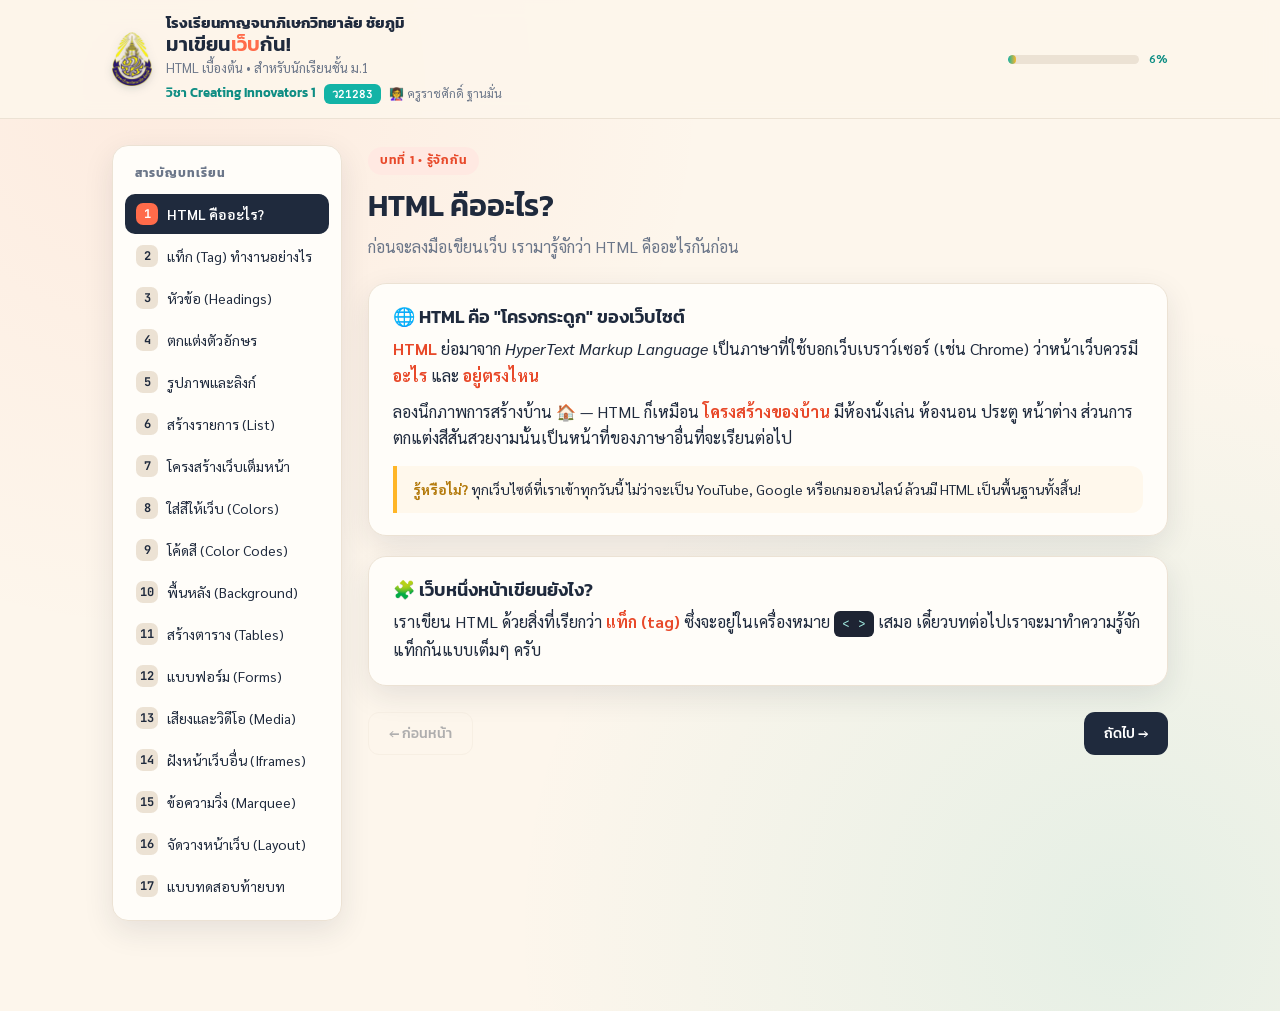
<file: html-lesson.html>
<!DOCTYPE html>
<html lang="th">
<head>
<meta charset="UTF-8">
<meta name="viewport" content="width=device-width, initial-scale=1.0">
<title>มาเขียนเว็บกัน! — HTML เบื้องต้น</title>
<link rel="preconnect" href="https://fonts.googleapis.com">
<link rel="preconnect" href="https://fonts.gstatic.com" crossorigin>
<link href="https://fonts.googleapis.com/css2?family=Kanit:wght@400;500;600;700&family=Sarabun:wght@400;500;600&family=JetBrains+Mono:wght@400;500;700&display=swap" rel="stylesheet">
<style>
  :root{
    --cream:#fdf6ec;
    --paper:#fffdf9;
    --ink:#1f2a3d;
    --muted:#6b7689;
    --coral:#ff6b4a;
    --coral-dark:#e8492a;
    --teal:#13b3a6;
    --teal-dark:#0e8d83;
    --gold:#ffb627;
    --line:#ece2d4;
    --code-bg:#1e2433;
    --code-text:#e8ecf4;
    --shadow:0 10px 30px rgba(31,42,61,.10);
  }
  *{box-sizing:border-box;margin:0;padding:0}
  body{
    font-family:'Sarabun',sans-serif;
    background:
      radial-gradient(circle at 12% 8%, rgba(255,107,74,.08), transparent 38%),
      radial-gradient(circle at 88% 92%, rgba(19,179,166,.10), transparent 42%),
      var(--cream);
    color:var(--ink);
    line-height:1.65;
    min-height:100vh;
  }
  h1,h2,h3,.brand{font-family:'Kanit',sans-serif;font-weight:600;line-height:1.25}
  code,pre,.mono,textarea.editor{font-family:'JetBrains Mono',monospace}

  /* HEADER */
  header{
    position:sticky;top:0;z-index:50;
    background:rgba(253,246,236,.85);
    backdrop-filter:blur(10px);
    border-bottom:1px solid var(--line);
  }
  .bar{max-width:1100px;margin:0 auto;padding:14px 22px;display:flex;align-items:center;gap:14px;flex-wrap:wrap}
  .logo{
    width:42px;height:42px;border-radius:12px;flex-shrink:0;
    background:linear-gradient(135deg,var(--coral),var(--gold));
    display:grid;place-items:center;color:#fff;font-family:'JetBrains Mono';font-weight:700;font-size:15px;
    box-shadow:0 4px 12px rgba(255,107,74,.4);transform:rotate(-4deg);
  }
  .school-logo{height:54px;width:auto;flex-shrink:0;filter:drop-shadow(0 2px 4px rgba(31,42,61,.18))}
  .school-name{font-family:'Kanit',sans-serif;font-weight:700;font-size:15px;color:var(--ink);line-height:1.2}
  .brand{font-size:20px}
  .brand span{color:var(--coral)}
  .tagline{font-size:13px;color:var(--muted)}
  .course-info{display:flex;align-items:center;gap:8px;flex-wrap:wrap;margin-top:5px}
  .course-name{font-family:'Kanit',sans-serif;font-weight:600;font-size:12.5px;color:var(--teal-dark)}
  .course-code{font-family:'JetBrains Mono',monospace;font-size:11px;font-weight:700;color:#fff;background:var(--teal);padding:1px 8px;border-radius:6px}
  .course-teacher{font-size:12px;color:var(--muted)}
  .course-teacher::before{content:"👩‍🏫 ";}
  .progress-wrap{margin-left:auto;display:flex;align-items:center;gap:10px;min-width:160px}
  .progress-track{flex:1;height:9px;background:var(--line);border-radius:99px;overflow:hidden}
  .progress-fill{height:100%;width:0;background:linear-gradient(90deg,var(--teal),var(--gold));border-radius:99px;transition:width .4s ease}
  .progress-label{font-size:12px;font-weight:600;color:var(--teal-dark);white-space:nowrap}

  /* LAYOUT */
  .wrap{max-width:1100px;margin:0 auto;padding:26px 22px 90px;display:grid;grid-template-columns:230px 1fr;gap:26px}
  nav.toc{position:sticky;top:84px;align-self:start;background:var(--paper);border:1px solid var(--line);border-radius:16px;padding:12px;box-shadow:var(--shadow)}
  .toc h4{font-family:'Kanit';font-size:12px;letter-spacing:.08em;text-transform:uppercase;color:var(--muted);padding:6px 10px 10px}
  .toc button{
    display:flex;align-items:center;gap:9px;width:100%;text-align:left;border:none;background:none;cursor:pointer;
    padding:9px 11px;border-radius:10px;font-family:'Sarabun';font-size:14px;color:var(--ink);transition:.18s;margin-bottom:2px;
  }
  .toc button:hover{background:#fff4ea}
  .toc button.active{background:var(--ink);color:#fff;font-weight:600}
  .toc button.active .num{background:var(--coral);color:#fff}
  .toc button.done .num{background:var(--teal);color:#fff}
  .num{width:22px;height:22px;border-radius:7px;background:var(--line);display:grid;place-items:center;font-size:12px;font-weight:700;font-family:'JetBrains Mono';flex-shrink:0}

  main{min-width:0}
  .slide{display:none;animation:rise .4s ease both}
  .slide.show{display:block}
  @keyframes rise{from{opacity:0;transform:translateY(14px)}to{opacity:1;transform:none}}

  .kicker{display:inline-block;font-family:'Kanit';font-size:12px;font-weight:600;letter-spacing:.06em;color:var(--coral-dark);background:#ffe9e2;padding:4px 12px;border-radius:99px;margin-bottom:12px}
  h2{font-size:30px;margin-bottom:10px}
  .lead{font-size:16px;color:var(--muted);margin-bottom:22px;max-width:62ch}
  .card{background:var(--paper);border:1px solid var(--line);border-radius:18px;padding:22px 24px;box-shadow:var(--shadow);margin-bottom:20px}
  .card h3{font-size:18px;margin-bottom:8px;display:flex;align-items:center;gap:8px}
  .card p{margin-bottom:10px}
  .card p:last-child{margin-bottom:0}
  b,strong{color:var(--coral-dark);font-weight:700}

  .tag-chip{display:inline-block;background:var(--code-bg);color:#9fe6dd;font-family:'JetBrains Mono';font-size:13px;padding:2px 8px;border-radius:6px}
  .note{background:#fff8ec;border-left:4px solid var(--gold);border-radius:0 12px 12px 0;padding:12px 16px;font-size:14px;margin-top:14px}
  .note b{color:#b3790a}

  /* CODE BLOCK (static example) */
  pre.example{background:var(--code-bg);color:var(--code-text);border-radius:12px;padding:16px 18px;font-size:13.5px;overflow-x:auto;line-height:1.7;position:relative}
  .tok-tag{color:#ff8e72}
  .tok-attr{color:#ffd479}
  .tok-str{color:#9fe6dd}
  .tok-txt{color:#e8ecf4}
  .tok-com{color:#6b7689;font-style:italic}

  /* PLAYGROUND */
  .play{display:grid;grid-template-columns:1fr 1fr;gap:0;border-radius:16px;overflow:hidden;border:1px solid var(--line);box-shadow:var(--shadow);background:var(--code-bg)}
  .play-side{display:flex;flex-direction:column;min-height:230px}
  .play-head{display:flex;align-items:center;gap:8px;padding:9px 14px;font-family:'Kanit';font-size:13px;font-weight:500;color:#cfd6e4;background:#161b27;border-bottom:1px solid #2a3245}
  .dots{display:flex;gap:5px}
  .dots i{width:10px;height:10px;border-radius:50%;display:block}
  .dots i:nth-child(1){background:#ff6b5e}.dots i:nth-child(2){background:#ffbe2e}.dots i:nth-child(3){background:#28c840}
  textarea.editor{flex:1;width:100%;border:none;resize:none;padding:14px;background:var(--code-bg);color:var(--code-text);font-size:13.5px;line-height:1.7;outline:none;tab-size:2}
  .preview-side{background:#fff;display:flex;flex-direction:column}
  .preview-head{background:#f1efe9;color:#6b7689;border-bottom:1px solid #e2ded4}
  iframe.preview{flex:1;width:100%;border:none;background:#fff}
  .play-actions{display:flex;gap:10px;margin:14px 0 4px;flex-wrap:wrap}
  button.btn{font-family:'Kanit';font-weight:500;font-size:14px;border:none;cursor:pointer;padding:10px 20px;border-radius:11px;transition:.18s;display:inline-flex;align-items:center;gap:7px}
  .btn-run{background:var(--teal);color:#fff;box-shadow:0 4px 12px rgba(19,179,166,.35)}
  .btn-run:hover{background:var(--teal-dark);transform:translateY(-1px)}
  .btn-reset{background:#fff;color:var(--muted);border:1px solid var(--line)}
  .btn-reset:hover{background:#f7f2ea}
  .challenge{background:#eafaf8;border:1px dashed var(--teal);border-radius:12px;padding:12px 16px;font-size:14px;margin-bottom:14px}
  .challenge b{color:var(--teal-dark)}

  /* NAV BUTTONS */
  .pager{display:flex;justify-content:space-between;gap:12px;margin-top:26px}
  .btn-nav{background:var(--ink);color:#fff;padding:12px 26px;font-size:15px}
  .btn-nav:hover{background:#000;transform:translateY(-1px)}
  .btn-nav.ghost{background:transparent;color:var(--ink);border:1px solid var(--line)}
  .btn-nav.ghost:hover{background:#fff;color:var(--ink)}
  .btn-nav:disabled{opacity:.35;cursor:not-allowed;transform:none}

  /* QUIZ */
  .quiz-q{background:var(--paper);border:1px solid var(--line);border-radius:16px;padding:20px 22px;margin-bottom:16px;box-shadow:var(--shadow)}
  .quiz-q p.q{font-family:'Kanit';font-weight:500;font-size:16px;margin-bottom:14px}
  .quiz-q .opt{display:block;width:100%;text-align:left;border:1.5px solid var(--line);background:#fff;border-radius:11px;padding:12px 16px;margin-bottom:9px;cursor:pointer;font-family:'Sarabun';font-size:14.5px;transition:.16s}
  .quiz-q .opt:hover{border-color:var(--coral);background:#fff7f4}
  .quiz-q .opt.correct{border-color:var(--teal);background:#eafaf8;color:var(--teal-dark);font-weight:600}
  .quiz-q .opt.wrong{border-color:#ff6b5e;background:#fff0ee;color:#c23527}
  .quiz-q .opt:disabled{cursor:default}
  .quiz-result{text-align:center;padding:30px;background:var(--paper);border-radius:18px;border:1px solid var(--line);box-shadow:var(--shadow)}
  .quiz-result .score{font-family:'Kanit';font-size:46px;font-weight:700;color:var(--coral)}
  .badge{font-size:46px;margin-bottom:6px}

  @media(max-width:820px){
    .wrap{grid-template-columns:1fr}
    nav.toc{position:static;display:flex;overflow-x:auto;gap:4px;padding:8px}
    nav.toc h4{display:none}
    .toc button{white-space:nowrap}
    .play{grid-template-columns:1fr}
    .progress-wrap{width:100%;margin-left:0;order:3}
  }
</style>
</head>
<body>

<header>
  <div class="bar">
    <img class="school-logo" src="[data-uri]" alt="โลโก้โรงเรียนกาญจนาภิเษกวิทยาลัย ชัยภูมิ">
    <div>
      <div class="school-name">โรงเรียนกาญจนาภิเษกวิทยาลัย ชัยภูมิ</div>
      <div class="brand">มาเขียน<span>เว็บ</span>กัน!</div>
      <div class="tagline">HTML เบื้องต้น • สำหรับนักเรียนชั้น ม.1</div>
      <div class="course-info">
        <span class="course-name">วิชา Creating Innovators 1</span>
        <span class="course-code">ว21283</span>
        <span class="course-teacher">ครูราชศักดิ์ ฐานมั่น</span>
      </div>
    </div>
    <div class="progress-wrap">
      <div class="progress-track"><div class="progress-fill" id="pfill"></div></div>
      <div class="progress-label" id="plabel">0%</div>
    </div>
  </div>
</header>

<div class="wrap">
  <nav class="toc">
    <h4>สารบัญบทเรียน</h4>
    <div id="tocList"></div>
  </nav>

  <main id="main"><!-- slides injected by JS --></main>
</div>

<script>
/* ============ ข้อมูลบทเรียน ============ */
const lessons = [
  {
    title:"HTML คืออะไร?",
    kicker:"บทที่ 1 • รู้จักกัน",
    lead:"ก่อนจะลงมือเขียนเว็บ เรามารู้จักว่า HTML คืออะไรกันก่อน",
    body:`
      <div class="card">
        <h3>🌐 HTML คือ "โครงกระดูก" ของเว็บไซต์</h3>
        <p><b>HTML</b> ย่อมาจาก <i>HyperText Markup Language</i> เป็นภาษาที่ใช้บอกเว็บเบราว์เซอร์ (เช่น Chrome) ว่าหน้าเว็บควรมี <b>อะไร</b> และ <b>อยู่ตรงไหน</b></p>
        <p>ลองนึกภาพการสร้างบ้าน 🏠 — HTML ก็เหมือน <b>โครงสร้างของบ้าน</b> มีห้องนั่งเล่น ห้องนอน ประตู หน้าต่าง ส่วนการตกแต่งสีสันสวยงามนั้นเป็นหน้าที่ของภาษาอื่นที่จะเรียนต่อไป</p>
        <div class="note"><b>รู้หรือไม่?</b> ทุกเว็บไซต์ที่เราเข้าทุกวันนี้ ไม่ว่าจะเป็น YouTube, Google หรือเกมออนไลน์ ล้วนมี HTML เป็นพื้นฐานทั้งสิ้น!</div>
      </div>
      <div class="card">
        <h3>🧩 เว็บหนึ่งหน้าเขียนยังไง?</h3>
        <p>เราเขียน HTML ด้วยสิ่งที่เรียกว่า <b>แท็ก (tag)</b> ซึ่งจะอยู่ในเครื่องหมาย <span class="tag-chip">&lt; &gt;</span> เสมอ เดี๋ยวบทต่อไปเราจะมาทำความรู้จักแท็กกันแบบเต็มๆ ครับ</p>
      </div>`,
    play:null
  },
  {
    title:"แท็ก (Tag) ทำงานอย่างไร",
    kicker:"บทที่ 2 • หัวใจของ HTML",
    lead:"แท็กคือคำสั่งที่บอกเบราว์เซอร์ว่าต้องทำอะไรกับข้อความของเรา",
    body:`
      <div class="card">
        <h3>🏷️ แท็กมักมาเป็น "คู่"</h3>
        <p>แท็กส่วนใหญ่จะมี <b>แท็กเปิด</b> และ <b>แท็กปิด</b> ครอบข้อความที่เราต้องการเอาไว้ แท็กปิดจะมีเครื่องหมาย <b>/</b> เพิ่มเข้ามา</p>
        <pre class="example"><span class="tok-tag">&lt;p&gt;</span><span class="tok-txt">สวัสดีครับ</span><span class="tok-tag">&lt;/p&gt;</span>
<span class="tok-com">↑ เปิด        ↑ ข้อความ   ↑ ปิด</span></pre>
        <p>ในตัวอย่างนี้ แท็ก <span class="tag-chip">&lt;p&gt;</span> บอกว่า "ข้อความนี้คือย่อหน้าหนึ่งย่อหน้า"</p>
        <div class="note"><b>เคล็ดลับ:</b> ถ้าลืมปิดแท็ก เว็บอาจแสดงผลเพี้ยนได้ ฉะนั้นเปิดแล้วอย่าลืมปิดนะครับ!</div>
      </div>`,
    play:{
      code:`<p>สวัสดีครับ ผมชื่อ......</p>`,
      challenge:`ลองเปลี่ยนคำว่า "ชื่อ......" เป็นชื่อจริงของคุณ แล้วกดปุ่ม ▶ รันโค้ด ดูผลลัพธ์`
    }
  },
  {
    title:"หัวข้อ (Headings)",
    kicker:"บทที่ 3 • ตัวใหญ่ ตัวเล็ก",
    lead:"จะทำให้ข้อความเป็นหัวข้อตัวใหญ่ๆ ต้องใช้แท็ก h1 ถึง h6",
    body:`
      <div class="card">
        <h3>📏 ขนาดจากใหญ่ไปเล็ก: h1 → h6</h3>
        <p>แท็ก <span class="tag-chip">&lt;h1&gt;</span> คือหัวข้อใหญ่ที่สุด (สำคัญที่สุด) ไล่ไปจนถึง <span class="tag-chip">&lt;h6&gt;</span> ที่เล็กที่สุด</p>
        <pre class="example"><span class="tok-tag">&lt;h1&gt;</span><span class="tok-txt">หัวข้อใหญ่สุด</span><span class="tok-tag">&lt;/h1&gt;</span>
<span class="tok-tag">&lt;h3&gt;</span><span class="tok-txt">หัวข้อขนาดกลาง</span><span class="tok-tag">&lt;/h3&gt;</span></pre>
        <p>มักใช้ <span class="tag-chip">&lt;h1&gt;</span> เป็นชื่อเรื่องหลักของหน้า แล้วใช้ตัวเลขที่ใหญ่ขึ้นกับหัวข้อย่อย</p>
      </div>
      <div class="card">
        <h3>👀 ดูทั้ง 6 ระดับเทียบกัน</h3>
        <p>ลองดูขนาดจริงของหัวข้อแต่ละระดับ จะเห็นว่ายิ่งตัวเลขมากขึ้น ตัวอักษรก็ยิ่งเล็กลง</p>
        <div style="border:1px solid var(--line);border-radius:10px;padding:6px 16px;background:#fff">
          <h1 style="margin:8px 0">H1 หัวข้อใหญ่สุด</h1>
          <h2 style="margin:8px 0">H2 หัวข้อรอง</h2>
          <h3 style="margin:8px 0">H3 หัวข้อย่อย</h3>
          <h4 style="margin:8px 0">H4 หัวข้อย่อยลงไปอีก</h4>
          <h5 style="margin:8px 0">H5 เล็กลงมา</h5>
          <h6 style="margin:8px 0">H6 เล็กที่สุด</h6>
        </div>
        <div class="note"><b>สังเกต:</b> หัวข้อทุกระดับจะเป็น <b>ตัวหนา</b> โดยอัตโนมัติ และจะขึ้นบรรทัดใหม่ให้เองเสมอ ไม่ต้องใส่ &lt;br&gt;</div>
      </div>
      <div class="card">
        <h3>📚 ใช้หัวข้อให้ถูกลำดับ</h3>
        <p>หัวข้อไม่ได้มีไว้แค่ทำให้ตัวใหญ่ แต่ใช้บอก <b>ลำดับความสำคัญ</b> ของเนื้อหา เหมือนการทำสารบัญหนังสือ</p>
        <p>หลักง่ายๆ คือ ควรมี <span class="tag-chip">&lt;h1&gt;</span> เป็นชื่อเรื่องหลัก <b>เพียงอันเดียว</b> ต่อหนึ่งหน้า แล้วค่อยไล่ <span class="tag-chip">&lt;h2&gt;</span> เป็นหัวข้อใหญ่ และ <span class="tag-chip">&lt;h3&gt;</span> เป็นหัวข้อย่อยลงไป</p>
        <pre class="example"><span class="tok-tag">&lt;h1&gt;</span><span class="tok-txt">อาหารไทย</span><span class="tok-tag">&lt;/h1&gt;</span>
  <span class="tok-tag">&lt;h2&gt;</span><span class="tok-txt">อาหารภาคเหนือ</span><span class="tok-tag">&lt;/h2&gt;</span>
    <span class="tok-tag">&lt;h3&gt;</span><span class="tok-txt">ข้าวซอย</span><span class="tok-tag">&lt;/h3&gt;</span>
  <span class="tok-tag">&lt;h2&gt;</span><span class="tok-txt">อาหารภาคใต้</span><span class="tok-tag">&lt;/h2&gt;</span></pre>
        <div class="note"><b>ข้อควรระวัง:</b> ไม่ควรเลือกหัวข้อจาก "ขนาด" ที่ชอบ เช่น ใช้ &lt;h1&gt; เพราะอยากได้ตัวใหญ่ ถ้าอยากเปลี่ยนขนาดให้ใช้ style แต่งทีหลังได้ (เรียนในบทสีและพื้นหลัง) แต่ระดับหัวข้อควรเรียงตามความสำคัญจริงๆ</div>
      </div>`,
    play:{
      code:`<h1>เมนูอาหารโปรด</h1>\n<h2>ของคาว</h2>\n<h3>ผัดกะเพรา</h3>\n<p>เผ็ดร้อน อร่อยมาก</p>\n<h2>ของหวาน</h2>\n<h3>ข้าวเหนียวมะม่วง</h3>\n<p>หวานมันกำลังดี</p>`,
      challenge:`ลองจัดหัวข้อให้เป็นลำดับชั้น เพิ่ม &lt;h2&gt; หมวดใหม่ และ &lt;h3&gt; เมนูย่อยใต้หมวดนั้นดู`
    }
  },
  {
    title:"ตกแต่งตัวอักษร",
    kicker:"บทที่ 4 • หนา เอียง ขีด ปรับขนาด",
    lead:"มาทำให้ข้อความน่าสนใจขึ้นด้วยตัวหนา ตัวเอียง ขีดเส้น และปรับขนาดฟอนต์",
    body:`
      <div class="card">
        <h3>✨ แท็กตกแต่งยอดนิยม</h3>
        <p><span class="tag-chip">&lt;b&gt;</span> ทำให้ <b>ตัวหนา</b> &nbsp;•&nbsp; <span class="tag-chip">&lt;i&gt;</span> ทำให้ <i>ตัวเอียง</i> &nbsp;•&nbsp; <span class="tag-chip">&lt;br&gt;</span> สั่งขึ้นบรรทัดใหม่</p>
        <pre class="example"><span class="tok-tag">&lt;p&gt;</span><span class="tok-txt">วันนี้อากาศ </span><span class="tok-tag">&lt;b&gt;</span><span class="tok-txt">ร้อนมาก</span><span class="tok-tag">&lt;/b&gt;</span><span class="tok-tag">&lt;br&gt;</span>
<span class="tok-txt">แต่ใจของเรา </span><span class="tok-tag">&lt;i&gt;</span><span class="tok-txt">เย็นสบาย</span><span class="tok-tag">&lt;/i&gt;</span><span class="tok-tag">&lt;/p&gt;</span></pre>
        <div class="note"><b>สังเกต:</b> แท็ก <span class="tag-chip">&lt;br&gt;</span> เป็นแท็กพิเศษที่ <b>ไม่ต้องมีแท็กปิด</b> เพราะมันแค่สั่งขึ้นบรรทัดใหม่เฉยๆ</div>
      </div>
      <div class="card">
        <h3>🖊️ แท็กตกแต่งเพิ่มเติม</h3>
        <p>นอกจากหนากับเอียง ยังมีแท็กตกแต่งอีกหลายตัวที่ใช้บ่อย:</p>
        <p>• <span class="tag-chip">&lt;u&gt;</span> = <u>ขีดเส้นใต้</u> &nbsp;•&nbsp; <span class="tag-chip">&lt;s&gt;</span> = <s>ขีดทับ</s> &nbsp;•&nbsp; <span class="tag-chip">&lt;mark&gt;</span> = <mark>ไฮไลต์</mark></p>
        <p>• <span class="tag-chip">&lt;sup&gt;</span> = ตัวยก เช่น x<sup>2</sup> &nbsp;•&nbsp; <span class="tag-chip">&lt;sub&gt;</span> = ตัวห้อย เช่น H<sub>2</sub>O</p>
        <pre class="example"><span class="tok-tag">&lt;p&gt;</span><span class="tok-txt">น้ำมีสูตรเคมีว่า </span><span class="tok-tag">&lt;b&gt;</span><span class="tok-txt">H</span><span class="tok-tag">&lt;sub&gt;</span><span class="tok-txt">2</span><span class="tok-tag">&lt;/sub&gt;</span><span class="tok-txt">O</span><span class="tok-tag">&lt;/b&gt;&lt;/p&gt;</span>
<span class="tok-tag">&lt;p&gt;</span><span class="tok-txt">ข้อนี้ </span><span class="tok-tag">&lt;mark&gt;</span><span class="tok-txt">สำคัญมาก</span><span class="tok-tag">&lt;/mark&gt;</span><span class="tok-txt"> ต้องจำให้ได้</span><span class="tok-tag">&lt;/p&gt;</span></pre>
        <div class="note"><b>เกร็ดน่ารู้:</b> <span class="tag-chip">&lt;sup&gt;</span> และ <span class="tag-chip">&lt;sub&gt;</span> มีประโยชน์มากในวิชาคณิตศาสตร์และวิทยาศาสตร์ เช่น เลขยกกำลัง หรือสูตรเคมี</div>
      </div>
      <div class="card">
        <h3>🔠 ปรับขนาดและสีตัวอักษร</h3>
        <p>เราปรับขนาดตัวอักษรได้ด้วย <span class="tag-chip">style</span> ที่เคยเรียนในบทสี โดยใช้คำสั่ง <span class="tag-chip">font-size</span> (หน่วยนิยมคือ px = พิกเซล)</p>
        <pre class="example"><span class="tok-tag">&lt;p</span> <span class="tok-attr">style</span>=<span class="tok-str">"font-size: 28px"</span><span class="tok-tag">&gt;</span><span class="tok-txt">ตัวอักษรใหญ่</span><span class="tok-tag">&lt;/p&gt;</span></pre>
        <p>และยังเปลี่ยนแบบอักษร (ฟอนต์) ได้ด้วย <span class="tag-chip">font-family</span></p>
        <pre class="example"><span class="tok-tag">&lt;p</span> <span class="tok-attr">style</span>=<span class="tok-str">"font-family: 'Courier New'"</span><span class="tok-tag">&gt;</span><span class="tok-txt">ฟอนต์แบบพิมพ์ดีด</span><span class="tok-tag">&lt;/p&gt;</span></pre>
        <div class="note"><b>เคล็ดลับ:</b> ใส่หลายคำสั่งพร้อมกันได้ โดยคั่นด้วย <b>;</b> เช่น <span class="tag-chip">style="font-size: 22px; color: blue"</span></div>
      </div>`,
    play:{
      code:`<h3>โน้ตวิชาวิทยาศาสตร์</h3>\n<p>น้ำคือ <b>H<sub>2</sub>O</b></p>\n<p>พื้นที่สี่เหลี่ยม = ด้าน<sup>2</sup></p>\n<p><mark>วันสอบ</mark> คือ <u>วันศุกร์นี้</u></p>\n<p style="font-size: 26px; color: #ff6b4a">อย่าลืมอ่านหนังสือ!</p>`,
      challenge:`ลองใช้ &lt;mark&gt; ไฮไลต์คำสำคัญ และเปลี่ยน font-size ให้ใหญ่ขึ้น แล้วลองรวมหลายแท็กในประโยคเดียว`
    }
  },
  {
    title:"รูปภาพและลิงก์",
    kicker:"บทที่ 5 • เพิ่มลูกเล่น",
    lead:"เว็บที่ดีต้องมีรูปและลิงก์ไปหน้าอื่นได้ มาดูกันว่าทำยังไง",
    body:`
      <div class="card">
        <h3>🖼️ ใส่รูปด้วย &lt;img&gt;</h3>
        <p>แท็ก <span class="tag-chip">&lt;img&gt;</span> ใช้แทรกรูปภาพ โดยต้องบอก <b>ที่อยู่ของรูป</b> ผ่านสิ่งที่เรียกว่า <b>แอตทริบิวต์</b> ชื่อ <span class="tag-chip">src</span></p>
        <pre class="example"><span class="tok-tag">&lt;img</span> <span class="tok-attr">src</span>=<span class="tok-str">"cat.jpg"</span> <span class="tok-attr">width</span>=<span class="tok-str">"200"</span><span class="tok-tag">&gt;</span></pre>
      </div>
      <div class="card">
        <h3>🔗 ทำลิงก์ด้วย &lt;a&gt;</h3>
        <p>แท็ก <span class="tag-chip">&lt;a&gt;</span> ใช้สร้างลิงก์ที่คลิกแล้วพาไปหน้าอื่น โดยใช้แอตทริบิวต์ <span class="tag-chip">href</span> บอกปลายทาง</p>
        <pre class="example"><span class="tok-tag">&lt;a</span> <span class="tok-attr">href</span>=<span class="tok-str">"https://google.com"</span><span class="tok-tag">&gt;</span><span class="tok-txt">คลิกไป Google</span><span class="tok-tag">&lt;/a&gt;</span></pre>
        <div class="note"><b>แอตทริบิวต์ คืออะไร?</b> คือข้อมูลเพิ่มเติมที่ใส่ไว้ในแท็กเปิด เพื่อบอกรายละเอียด เช่น รูปอยู่ที่ไหน หรือลิงก์ไปที่ไหน</div>
      </div>`,
    play:{
      code:`<a href="https://www.wikipedia.org">ไปอ่านความรู้ที่ Wikipedia</a>\n<br><br>\n<img src="https://placekitten.com/220/150" width="220">`,
      challenge:`ลองเปลี่ยนข้อความในลิงก์ และเปลี่ยนตัวเลข width ของรูปให้ใหญ่หรือเล็กลง`
    }
  },
  {
    title:"สร้างรายการ (List)",
    kicker:"บทที่ 6 • จัดข้อมูลเป็นข้อๆ",
    lead:"อยากเขียนรายการสิ่งของเป็นข้อๆ สวยงาม ต้องใช้แท็กรายการ",
    body:`
      <div class="card">
        <h3>• รายการแบบจุด (ul) และ ตัวเลข (ol)</h3>
        <p><span class="tag-chip">&lt;ul&gt;</span> = รายการแบบ <b>จุด</b> &nbsp;|&nbsp; <span class="tag-chip">&lt;ol&gt;</span> = รายการแบบ <b>ตัวเลข</b> และแต่ละข้อใช้ <span class="tag-chip">&lt;li&gt;</span> ครอบไว้</p>
        <pre class="example"><span class="tok-tag">&lt;ul&gt;</span>
  <span class="tok-tag">&lt;li&gt;</span><span class="tok-txt">แอปเปิล</span><span class="tok-tag">&lt;/li&gt;</span>
  <span class="tok-tag">&lt;li&gt;</span><span class="tok-txt">กล้วย</span><span class="tok-tag">&lt;/li&gt;</span>
<span class="tok-tag">&lt;/ul&gt;</span></pre>
        <div class="note"><b>เคล็ดลับ:</b> ลองเปลี่ยน <span class="tag-chip">ul</span> เป็น <span class="tag-chip">ol</span> ดูสิ จุดจะกลายเป็นเลข 1, 2, 3 ทันที!</div>
      </div>`,
    play:{
      code:`<h3>ของที่ต้องเตรียมไปเที่ยว</h3>\n<ul>\n  <li>กล้องถ่ายรูป</li>\n  <li>ขวดน้ำ</li>\n  <li>หมวก</li>\n</ul>`,
      challenge:`เพิ่มของอีก 1 อย่างเข้าไปในรายการ และลองเปลี่ยน &lt;ul&gt; เป็น &lt;ol&gt;`
    }
  },
  {
    title:"โครงสร้างเว็บเต็มหน้า",
    kicker:"บทที่ 7 • ประกอบร่าง",
    lead:"ตอนนี้เราพร้อมประกอบทุกอย่างเป็นหน้าเว็บที่สมบูรณ์แล้ว!",
    body:`
      <div class="card">
        <h3>🏗️ หน้าเว็บมาตรฐานมีโครงแบบนี้</h3>
        <pre class="example"><span class="tok-tag">&lt;!DOCTYPE html&gt;</span>
<span class="tok-tag">&lt;html&gt;</span>
<span class="tok-tag">&lt;head&gt;</span>
  <span class="tok-tag">&lt;title&gt;</span><span class="tok-txt">ชื่อแท็บ</span><span class="tok-tag">&lt;/title&gt;</span>
<span class="tok-tag">&lt;/head&gt;</span>
<span class="tok-tag">&lt;body&gt;</span>
  <span class="tok-com">&lt;!-- เนื้อหาที่เห็นบนหน้าเว็บอยู่ตรงนี้ --&gt;</span>
<span class="tok-tag">&lt;/body&gt;</span>
<span class="tok-tag">&lt;/html&gt;</span></pre>
        <p><span class="tag-chip">&lt;head&gt;</span> เก็บข้อมูลเบื้องหลัง เช่น ชื่อแท็บ ส่วน <span class="tag-chip">&lt;body&gt;</span> คือทุกอย่างที่ <b>มองเห็นได้</b> บนหน้าจอ</p>
      </div>`,
    play:{
      code:`<h1>เว็บแรกของฉัน 🎉</h1>\n<p>ยินดีต้อนรับสู่หน้าเว็บที่ฉันสร้างเอง!</p>\n<h3>สิ่งที่ฉันเรียนวันนี้</h3>\n<ul>\n  <li>แท็ก HTML</li>\n  <li>หัวข้อและย่อหน้า</li>\n  <li>รูปและลิงก์</li>\n</ul>\n<a href="https://anthropic.com">เก่งมาก!</a>`,
      challenge:`นี่คือเว็บของคุณเอง! ลองแต่งเติมเนื้อหา เพิ่มหัวข้อ รูป หรือรายการ ได้ตามใจชอบเลย 🚀`
    }
  },
  {
    title:"ใส่สีให้เว็บ (Colors)",
    kicker:"บทที่ 8 • สีสันสดใส",
    lead:"เว็บไม่ต้องมีแต่ตัวหนังสือดำๆ มาเติมสีกันให้สวยงาม!",
    body:`
      <div class="card">
        <h3>🎨 ใส่สีด้วยแอตทริบิวต์ style</h3>
        <p>เราเติมสีให้ข้อความได้โดยใส่ <span class="tag-chip">style="color: ชื่อสี"</span> เข้าไปในแท็กเปิด โดยใช้ <b>ชื่อสีภาษาอังกฤษ</b> เช่น red, blue, green, orange</p>
        <pre class="example"><span class="tok-tag">&lt;h1</span> <span class="tok-attr">style</span>=<span class="tok-str">"color: red"</span><span class="tok-tag">&gt;</span><span class="tok-txt">ตัวอักษรสีแดง</span><span class="tok-tag">&lt;/h1&gt;</span></pre>
        <p>ถ้าอยากใส่ <b>สีพื้นหลัง</b> ให้ใช้ <span class="tag-chip">background-color</span> และคั่นแต่ละอย่างด้วยเครื่องหมาย <b>;</b></p>
        <pre class="example"><span class="tok-tag">&lt;p</span> <span class="tok-attr">style</span>=<span class="tok-str">"color: white; background-color: teal"</span><span class="tok-tag">&gt;</span><span class="tok-txt">พื้นเขียว ตัวขาว</span><span class="tok-tag">&lt;/p&gt;</span></pre>
        <div class="note"><b>รหัสสีพิเศษ:</b> นอกจากชื่อสี เรายังใช้ <b>รหัส HEX</b> ที่ขึ้นต้นด้วย # ได้ เช่น <span class="tag-chip">#ff6b4a</span> (สีส้มแดง) ลองหารหัสสีสวยๆ ได้จากเว็บค้นหา "html color picker"</div>
      </div>`,
    play:{
      code:`<h1 style="color: orange">หัวข้อสีส้ม</h1>\n<p style="color: white; background-color: #13b3a6">\n  ข้อความนี้ตัวสีขาว พื้นหลังสีเขียว\n</p>\n<p style="color: #ff6b4a">ลองใช้รหัสสี HEX</p>`,
      challenge:`ลองเปลี่ยนสีต่างๆ ดู เช่น blue, purple, pink หรือลองเปลี่ยนรหัส HEX ดูว่าได้สีอะไร`
    }
  },
  {
    title:"โค้ดสี (Color Codes)",
    kicker:"บทที่ 9 • รหัสลับของสี",
    lead:"ทำไม #ff6b4a ถึงเป็นสีส้ม? มาไขความลับของโค้ดสีกัน!",
    body:`
      <div class="card">
        <h3>🎨 มี 3 วิธีบอกสีใน HTML</h3>
        <p><b>1. ชื่อสี (Color Name)</b> — ง่ายที่สุด ใช้ชื่อภาษาอังกฤษ มีให้ใช้ประมาณ 140 สี เช่น <span class="tag-chip">red</span> <span class="tag-chip">tomato</span> <span class="tag-chip">gold</span> <span class="tag-chip">skyblue</span> แต่สีที่อยากได้บางสีอาจไม่มีชื่อ</p>
        <p><b>2. รหัส HEX</b> — ขึ้นต้นด้วย <b>#</b> ตามด้วยตัวอักษร/ตัวเลข 6 ตัว ใช้ได้ทุกสีที่จินตนาการได้</p>
        <p><b>3. รหัส RGB</b> — เขียนแบบ <span class="tag-chip">rgb(แดง, เขียว, น้ำเงิน)</span></p>
      </div>
      <div class="card">
        <h3>🔢 รหัส HEX ทำงานยังไง?</h3>
        <p>รหัส 6 ตัวจะถูกแบ่งเป็น <b>3 คู่</b> แต่ละคู่คือปริมาณของแม่สีแสง <b>แดง เขียว น้ำเงิน</b></p>
        <pre class="example"><span class="tok-com"># RR GG BB</span>
<span class="tok-str">#ff6b4a</span>
<span class="tok-com">  ↑แดง ↑เขียว ↑น้ำเงิน</span></pre>
        <p>แต่ละคู่มีค่าจาก <span class="tag-chip">00</span> (น้อยสุด/มืด) ไปถึง <span class="tag-chip">ff</span> (มากสุด/สว่าง) ลองจำตัวอย่างง่ายๆ:</p>
        <p>• <span class="tag-chip">#ff0000</span> = แดงเต็มที่ (สีแดง) 🔴<br>
        • <span class="tag-chip">#00ff00</span> = เขียวเต็มที่ (สีเขียว) 🟢<br>
        • <span class="tag-chip">#0000ff</span> = น้ำเงินเต็มที่ (สีน้ำเงิน) 🔵<br>
        • <span class="tag-chip">#ffffff</span> = ทุกสีเต็มที่ = สีขาว ⚪<br>
        • <span class="tag-chip">#000000</span> = ไม่มีสีเลย = สีดำ ⚫</p>
        <div class="note"><b>เกร็ดน่ารู้:</b> ถ้าผสมแดงเต็มที่ + เขียวเต็มที่ จะได้สีเหลือง (<span class="tag-chip">#ffff00</span>) เพราะนี่คือการผสม "แสง" ไม่ใช่สีโปสเตอร์นะครับ!</div>
      </div>
      <div class="card">
        <h3>📋 รหัส RGB</h3>
        <p>RGB ใช้ตัวเลข <b>0 ถึง 255</b> แทนปริมาณแม่สีแต่ละสี ความหมายเหมือน HEX แต่อ่านง่ายกว่า</p>
        <pre class="example"><span class="tok-tag">&lt;p</span> <span class="tok-attr">style</span>=<span class="tok-str">"color: rgb(255, 107, 74)"</span><span class="tok-tag">&gt;</span><span class="tok-txt">สีส้มเหมือน #ff6b4a</span><span class="tok-tag">&lt;/p&gt;</span></pre>
        <div class="note"><b>หารหัสสีง่ายๆ:</b> ลองค้นหาคำว่า "color picker" ในกูเกิล จะมีเครื่องมือเลือกสีแล้วบอกรหัส HEX/RGB ให้เลยครับ</div>
      </div>
      <div class="card">
        <h3>🗂️ ตารางโค้ดสีน่ารู้</h3>
        <p>ลองดูสีฮิตๆ พร้อมรหัส HEX และ RGB เทียบกัน เอาไปใช้ในเว็บได้เลย</p>
        <div style="overflow-x:auto">
        <table style="border-collapse:collapse;width:100%;font-size:13.5px;margin-top:6px">
          <tr style="background:#1f2a3d;color:#fff;font-family:'Kanit',sans-serif">
            <th style="padding:8px 10px;text-align:left">สี</th>
            <th style="padding:8px 10px;text-align:left">ชื่อสี</th>
            <th style="padding:8px 10px;text-align:left">HEX</th>
            <th style="padding:8px 10px;text-align:left">RGB</th>
          </tr>
          <tr style="border-bottom:1px solid var(--line)">
            <td style="padding:6px 10px"><span style="display:inline-block;width:40px;height:20px;border-radius:5px;background:#ff0000;border:1px solid #0001"></span></td>
            <td style="padding:6px 10px">red</td><td style="padding:6px 10px;font-family:'JetBrains Mono',monospace">#ff0000</td><td style="padding:6px 10px;font-family:'JetBrains Mono',monospace">rgb(255, 0, 0)</td>
          </tr>
          <tr style="border-bottom:1px solid var(--line)">
            <td style="padding:6px 10px"><span style="display:inline-block;width:40px;height:20px;border-radius:5px;background:#ff8800;border:1px solid #0001"></span></td>
            <td style="padding:6px 10px">orange</td><td style="padding:6px 10px;font-family:'JetBrains Mono',monospace">#ff8800</td><td style="padding:6px 10px;font-family:'JetBrains Mono',monospace">rgb(255, 136, 0)</td>
          </tr>
          <tr style="border-bottom:1px solid var(--line)">
            <td style="padding:6px 10px"><span style="display:inline-block;width:40px;height:20px;border-radius:5px;background:#ffd700;border:1px solid #0001"></span></td>
            <td style="padding:6px 10px">gold</td><td style="padding:6px 10px;font-family:'JetBrains Mono',monospace">#ffd700</td><td style="padding:6px 10px;font-family:'JetBrains Mono',monospace">rgb(255, 215, 0)</td>
          </tr>
          <tr style="border-bottom:1px solid var(--line)">
            <td style="padding:6px 10px"><span style="display:inline-block;width:40px;height:20px;border-radius:5px;background:#00c853;border:1px solid #0001"></span></td>
            <td style="padding:6px 10px">green</td><td style="padding:6px 10px;font-family:'JetBrains Mono',monospace">#00c853</td><td style="padding:6px 10px;font-family:'JetBrains Mono',monospace">rgb(0, 200, 83)</td>
          </tr>
          <tr style="border-bottom:1px solid var(--line)">
            <td style="padding:6px 10px"><span style="display:inline-block;width:40px;height:20px;border-radius:5px;background:#00bcd4;border:1px solid #0001"></span></td>
            <td style="padding:6px 10px">cyan</td><td style="padding:6px 10px;font-family:'JetBrains Mono',monospace">#00bcd4</td><td style="padding:6px 10px;font-family:'JetBrains Mono',monospace">rgb(0, 188, 212)</td>
          </tr>
          <tr style="border-bottom:1px solid var(--line)">
            <td style="padding:6px 10px"><span style="display:inline-block;width:40px;height:20px;border-radius:5px;background:#2962ff;border:1px solid #0001"></span></td>
            <td style="padding:6px 10px">blue</td><td style="padding:6px 10px;font-family:'JetBrains Mono',monospace">#2962ff</td><td style="padding:6px 10px;font-family:'JetBrains Mono',monospace">rgb(41, 98, 255)</td>
          </tr>
          <tr style="border-bottom:1px solid var(--line)">
            <td style="padding:6px 10px"><span style="display:inline-block;width:40px;height:20px;border-radius:5px;background:#9c27b0;border:1px solid #0001"></span></td>
            <td style="padding:6px 10px">purple</td><td style="padding:6px 10px;font-family:'JetBrains Mono',monospace">#9c27b0</td><td style="padding:6px 10px;font-family:'JetBrains Mono',monospace">rgb(156, 39, 176)</td>
          </tr>
          <tr style="border-bottom:1px solid var(--line)">
            <td style="padding:6px 10px"><span style="display:inline-block;width:40px;height:20px;border-radius:5px;background:#ff4081;border:1px solid #0001"></span></td>
            <td style="padding:6px 10px">pink</td><td style="padding:6px 10px;font-family:'JetBrains Mono',monospace">#ff4081</td><td style="padding:6px 10px;font-family:'JetBrains Mono',monospace">rgb(255, 64, 129)</td>
          </tr>
          <tr style="border-bottom:1px solid var(--line)">
            <td style="padding:6px 10px"><span style="display:inline-block;width:40px;height:20px;border-radius:5px;background:#795548;border:1px solid #0001"></span></td>
            <td style="padding:6px 10px">brown</td><td style="padding:6px 10px;font-family:'JetBrains Mono',monospace">#795548</td><td style="padding:6px 10px;font-family:'JetBrains Mono',monospace">rgb(121, 85, 72)</td>
          </tr>
          <tr style="border-bottom:1px solid var(--line)">
            <td style="padding:6px 10px"><span style="display:inline-block;width:40px;height:20px;border-radius:5px;background:#ffffff;border:1px solid #ccc"></span></td>
            <td style="padding:6px 10px">white</td><td style="padding:6px 10px;font-family:'JetBrains Mono',monospace">#ffffff</td><td style="padding:6px 10px;font-family:'JetBrains Mono',monospace">rgb(255, 255, 255)</td>
          </tr>
          <tr>
            <td style="padding:6px 10px"><span style="display:inline-block;width:40px;height:20px;border-radius:5px;background:#000000;border:1px solid #0001"></span></td>
            <td style="padding:6px 10px">black</td><td style="padding:6px 10px;font-family:'JetBrains Mono',monospace">#000000</td><td style="padding:6px 10px;font-family:'JetBrains Mono',monospace">rgb(0, 0, 0)</td>
          </tr>
        </table>
        </div>
        <div class="note"><b>ลองสังเกต:</b> ยิ่งตัวเลขในแต่ละคู่ของ HEX สูง (เข้าใกล้ ff) แสงของสีนั้นก็ยิ่งสว่างขึ้น เทียบกับ RGB ที่เข้าใกล้ 255 นั่นเองครับ</div>
      </div>`,
    play:{
      code:`<p style="background-color: #ff0000; color: white; padding: 8px">#ff0000 = แดง</p>\n<p style="background-color: #00ff00; padding: 8px">#00ff00 = เขียว</p>\n<p style="background-color: #0000ff; color: white; padding: 8px">#0000ff = น้ำเงิน</p>\n<p style="background-color: #ffff00; padding: 8px">#ffff00 = เหลือง (แดง+เขียว)</p>\n<p style="background-color: rgb(150, 80, 200); color: white; padding: 8px">rgb(150, 80, 200) = ม่วง</p>`,
      challenge:`ลองหยิบรหัสสีจากตารางด้านบนมาใส่ใน background-color ดู แล้วลองเปลี่ยนตัวเลขผสมสีของตัวเองด้วย rgb()`
    }
  },
  {
    title:"พื้นหลัง (Background)",
    kicker:"บทที่ 10 • แต่งฉากหลัง",
    lead:"ทำให้ทั้งหน้าเว็บมีสีหรือรูปสวยๆ เป็นฉากหลังได้",
    body:`
      <div class="card">
        <h3>🎨 ใส่สีพื้นหลังให้ทั้งหน้า</h3>
        <p>เราใส่สีพื้นหลังให้ทั้งหน้าเว็บได้โดยใส่ <span class="tag-chip">style</span> ที่แท็ก <span class="tag-chip">&lt;body&gt;</span> ด้วยคำสั่ง <span class="tag-chip">background-color</span></p>
        <pre class="example"><span class="tok-tag">&lt;body</span> <span class="tok-attr">style</span>=<span class="tok-str">"background-color: skyblue"</span><span class="tok-tag">&gt;</span>
  <span class="tok-tag">&lt;h1&gt;</span><span class="tok-txt">หน้าเว็บพื้นฟ้า</span><span class="tok-tag">&lt;/h1&gt;</span>
<span class="tok-tag">&lt;/body&gt;</span></pre>
        <p>แต่จะใส่ที่แท็กไหนก็ได้ ไม่ใช่แค่ body เช่นใส่ที่ <span class="tag-chip">&lt;p&gt;</span> หรือ <span class="tag-chip">&lt;div&gt;</span> เพื่อทำให้เฉพาะส่วนนั้นมีสีพื้น</p>
      </div>
      <div class="card">
        <h3>🖼️ ใส่รูปภาพเป็นพื้นหลัง</h3>
        <p>อยากให้พื้นหลังเป็นรูปภาพ ใช้คำสั่ง <span class="tag-chip">background-image</span> แล้วใส่ที่อยู่ของรูปไว้ในวงเล็บ <span class="tag-chip">url(...)</span></p>
        <pre class="example"><span class="tok-tag">&lt;body</span> <span class="tok-attr">style</span>=<span class="tok-str">"background-image: url('sky.jpg')"</span><span class="tok-tag">&gt;</span></pre>
        <p>คำสั่งเสริมที่ช่วยให้รูปพื้นหลังสวยขึ้น:</p>
        <p>• <span class="tag-chip">background-size: cover</span> = ขยายรูปให้เต็มพื้นที่พอดี<br>
        • <span class="tag-chip">background-repeat: no-repeat</span> = ไม่ให้รูปซ้ำเป็นกระเบื้อง</p>
        <pre class="example"><span class="tok-tag">&lt;body</span> <span class="tok-attr">style</span>=<span class="tok-str">"background-image: url('sky.jpg');
  background-size: cover"</span><span class="tok-tag">&gt;</span></pre>
        <div class="note"><b>เคล็ดลับอ่านง่าย:</b> ถ้าพื้นหลังเป็นรูปเข้ม ลองทำตัวอักษรเป็นสีขาว (color: white) จะอ่านง่ายขึ้นมากครับ</div>
      </div>`,
    play:{
      code:`<div style="background-color: skyblue; padding: 16px; border-radius: 12px">\n  <h2 style="color: white">พื้นหลังสีฟ้า</h2>\n  <p style="color: white">เปลี่ยนสีพื้นได้ที่ background-color</p>\n</div>\n\n<div style="background-image: url('https://www.w3schools.com/css/img_lights.jpg'); background-size: cover; padding: 30px; border-radius: 12px; margin-top: 12px">\n  <h2 style="color: white">พื้นหลังเป็นรูปภาพ</h2>\n</div>`,
      challenge:`ลองเปลี่ยน background-color เป็นสีอื่น เช่น pink หรือ gold และลองเอา background-size: cover ออกดูว่าต่างกันยังไง`
    }
  },
  {
    title:"สร้างตาราง (Tables)",
    kicker:"บทที่ 11 • จัดข้อมูลเป็นช่อง",
    lead:"อยากทำตารางเรียน หรือตารางคะแนน ต้องใช้แท็กตาราง",
    body:`
      <div class="card">
        <h3>📊 ตารางประกอบด้วย 3 แท็กหลัก</h3>
        <p><span class="tag-chip">&lt;table&gt;</span> = ตารางทั้งหมด &nbsp;|&nbsp; <span class="tag-chip">&lt;tr&gt;</span> = แถวหนึ่งแถว (table row) &nbsp;|&nbsp; <span class="tag-chip">&lt;td&gt;</span> = ช่องข้อมูลหนึ่งช่อง (table data)</p>
        <pre class="example"><span class="tok-tag">&lt;table</span> <span class="tok-attr">border</span>=<span class="tok-str">"1"</span><span class="tok-tag">&gt;</span>
  <span class="tok-tag">&lt;tr&gt;</span>
    <span class="tok-tag">&lt;td&gt;</span><span class="tok-txt">ชื่อ</span><span class="tok-tag">&lt;/td&gt;</span>
    <span class="tok-tag">&lt;td&gt;</span><span class="tok-txt">อายุ</span><span class="tok-tag">&lt;/td&gt;</span>
  <span class="tok-tag">&lt;/tr&gt;</span>
<span class="tok-tag">&lt;/table&gt;</span></pre>
        <p>ถ้าอยากให้ช่องนั้นเป็น <b>หัวตาราง</b> (ตัวหนา จัดกลาง) ให้ใช้ <span class="tag-chip">&lt;th&gt;</span> แทน <span class="tag-chip">&lt;td&gt;</span></p>
        <div class="note"><b>สังเกต:</b> <span class="tag-chip">border="1"</span> คือการบอกให้ตารางมีเส้นขอบ ลองเอาออกดูสิว่าต่างกันยังไง</div>
      </div>
      <div class="card">
        <h3>🎨 ตกแต่งตารางให้สวย</h3>
        <p>ตารางธรรมดาดูแข็งๆ เราตกแต่งให้สวยขึ้นได้ด้วย <span class="tag-chip">style</span> โดยมีคำสั่งที่ใช้บ่อย:</p>
        <p>• <span class="tag-chip">border-collapse: collapse</span> = รวมเส้นขอบให้เป็นเส้นเดียว (ไม่ซ้อนกันดูเลอะ)<br>
        • <span class="tag-chip">padding</span> = ระยะห่างขอบในของแต่ละช่อง ให้ข้อความไม่ติดขอบ<br>
        • <span class="tag-chip">background-color</span> = ใส่สีพื้นช่องหรือหัวตาราง<br>
        • <span class="tag-chip">text-align: center</span> = จัดข้อความให้อยู่กึ่งกลางช่อง</p>
        <pre class="example"><span class="tok-tag">&lt;table</span> <span class="tok-attr">style</span>=<span class="tok-str">"border-collapse: collapse"</span><span class="tok-tag">&gt;</span>
  <span class="tok-tag">&lt;tr&gt;</span>
    <span class="tok-tag">&lt;th</span> <span class="tok-attr">style</span>=<span class="tok-str">"background-color: #13b3a6;
      color: white; padding: 10px"</span><span class="tok-tag">&gt;</span><span class="tok-txt">วิชา</span><span class="tok-tag">&lt;/th&gt;</span>
  <span class="tok-tag">&lt;/tr&gt;</span>
<span class="tok-tag">&lt;/table&gt;</span></pre>
        <div class="note"><b>เคล็ดลับ:</b> ใส่ <span class="tag-chip">border</span> ใน style ของ <span class="tag-chip">&lt;td&gt;</span> และ <span class="tag-chip">&lt;th&gt;</span> ด้วย เช่น <span class="tag-chip">border: 1px solid #ccc</span> จะได้เส้นขอบสวยบางๆ ทุกช่อง</div>
      </div>
      <div class="card">
        <h3>🔗 รวมช่องด้วย colspan และ rowspan</h3>
        <p>บางทีเราอยากให้ช่องหนึ่งกินพื้นที่หลายช่อง เช่น หัวข้อใหญ่ที่คร่อมหลายคอลัมน์</p>
        <p>• <span class="tag-chip">colspan="2"</span> = รวม 2 ช่อง <b>ตามแนวนอน</b> (กว้างขึ้น)<br>
        • <span class="tag-chip">rowspan="2"</span> = รวม 2 ช่อง <b>ตามแนวตั้ง</b> (สูงขึ้น)</p>
        <pre class="example"><span class="tok-tag">&lt;tr&gt;</span>
  <span class="tok-tag">&lt;th</span> <span class="tok-attr">colspan</span>=<span class="tok-str">"2"</span><span class="tok-tag">&gt;</span><span class="tok-txt">ผลการเรียน</span><span class="tok-tag">&lt;/th&gt;</span>
<span class="tok-tag">&lt;/tr&gt;</span></pre>
        <p>ในตัวอย่างนี้ ช่อง "ผลการเรียน" จะคร่อมกว้างเท่ากับ 2 ช่องด้านล่างรวมกัน</p>
      </div>`,
    play:{
      code:`<table style="border-collapse: collapse">\n  <tr>\n    <th colspan="2" style="background-color: #1f2a3d; color: white; padding: 10px">ผลการเรียน</th>\n  </tr>\n  <tr>\n    <th style="background-color: #13b3a6; color: white; padding: 10px; border: 1px solid #ccc">วิชา</th>\n    <th style="background-color: #13b3a6; color: white; padding: 10px; border: 1px solid #ccc">คะแนน</th>\n  </tr>\n  <tr>\n    <td style="padding: 10px; border: 1px solid #ccc; text-align: center">คอมพิวเตอร์</td>\n    <td style="padding: 10px; border: 1px solid #ccc; text-align: center">95</td>\n  </tr>\n  <tr style="background-color: #f3f3f3">\n    <td style="padding: 10px; border: 1px solid #ccc; text-align: center">คณิตศาสตร์</td>\n    <td style="padding: 10px; border: 1px solid #ccc; text-align: center">88</td>\n  </tr>\n</table>`,
      challenge:`ลองเปลี่ยนสีหัวตาราง (background-color) และลองเพิ่มแถววิชาใหม่ที่สลับสีพื้นด้วย style="background-color: #f3f3f3"`
    }
  },
  {
    title:"แบบฟอร์ม (Forms)",
    kicker:"บทที่ 12 • รับข้อมูลจากผู้ใช้",
    lead:"ช่องกรอกชื่อ ช่องค้นหา ปุ่มกด ทั้งหมดนี้คือฟอร์ม!",
    body:`
      <div class="card">
        <h3>📝 ช่องกรอกข้อมูลด้วย &lt;input&gt;</h3>
        <p>แท็ก <span class="tag-chip">&lt;input&gt;</span> สร้างช่องให้ผู้ใช้พิมพ์ข้อมูล โดยใช้แอตทริบิวต์ <span class="tag-chip">type</span> บอกว่าเป็นช่องแบบไหน และ <span class="tag-chip">placeholder</span> เป็นข้อความตัวอย่างจางๆ</p>
        <pre class="example"><span class="tok-tag">&lt;input</span> <span class="tok-attr">type</span>=<span class="tok-str">"text"</span> <span class="tok-attr">placeholder</span>=<span class="tok-str">"พิมพ์ชื่อ"</span><span class="tok-tag">&gt;</span></pre>
        <p>type ที่ใช้บ่อย: <span class="tag-chip">text</span> (ตัวอักษร), <span class="tag-chip">number</span> (ตัวเลข), <span class="tag-chip">password</span> (รหัสผ่าน), <span class="tag-chip">date</span> (วันที่)</p>
        <p>ส่วนปุ่มกดใช้แท็ก <span class="tag-chip">&lt;button&gt;</span></p>
        <pre class="example"><span class="tok-tag">&lt;button&gt;</span><span class="tok-txt">ส่งข้อมูล</span><span class="tok-tag">&lt;/button&gt;</span></pre>
        <div class="note"><b>ของจริงในชีวิตประจำวัน:</b> หน้าล็อกอิน Facebook, ช่องค้นหา Google ทั้งหมดสร้างจากแท็กเหล่านี้!</div>
      </div>
      <div class="card">
        <h3>☑️ ฟอร์มแบบเลือกได้</h3>
        <p>นอกจากช่องพิมพ์ ยังมีแบบให้ผู้ใช้ "เลือก" ได้หลายแบบ:</p>
        <p>• <span class="tag-chip">&lt;input type="checkbox"&gt;</span> = ช่องติ๊ก (เลือกได้หลายอัน)<br>
        • <span class="tag-chip">&lt;input type="radio"&gt;</span> = ปุ่มตัวเลือก (เลือกได้อันเดียว)<br>
        • <span class="tag-chip">&lt;textarea&gt;</span> = ช่องพิมพ์ข้อความยาวหลายบรรทัด</p>
        <p>ส่วน <b>เมนูดรอปดาวน์</b> (กดแล้วเลื่อนลงมาเลือก) ใช้ <span class="tag-chip">&lt;select&gt;</span> ครอบ <span class="tag-chip">&lt;option&gt;</span> แต่ละตัวเลือก</p>
        <pre class="example"><span class="tok-tag">&lt;select&gt;</span>
  <span class="tok-tag">&lt;option&gt;</span><span class="tok-txt">ม.1</span><span class="tok-tag">&lt;/option&gt;</span>
  <span class="tok-tag">&lt;option&gt;</span><span class="tok-txt">ม.2</span><span class="tok-tag">&lt;/option&gt;</span>
<span class="tok-tag">&lt;/select&gt;</span></pre>
        <div class="note"><b>เคล็ดลับ:</b> ใส่ <span class="tag-chip">&lt;label&gt;</span> เป็นป้ายชื่อข้างหน้าช่อง เพื่อบอกผู้ใช้ว่าช่องนั้นกรอกอะไร</div>
      </div>
      <div class="card">
        <h3>🔘 ปุ่มมีหลายประเภท (รวมปุ่มเคลียร์ฟอร์ม)</h3>
        <p>เรากำหนดหน้าที่ของปุ่มได้ด้วยแอตทริบิวต์ <span class="tag-chip">type</span> เมื่อปุ่มอยู่ใน <span class="tag-chip">&lt;form&gt;</span>:</p>
        <p>• <span class="tag-chip">type="submit"</span> = ปุ่ม <b>ส่งข้อมูล</b><br>
        • <span class="tag-chip">type="reset"</span> = ปุ่ม <b>เคลียร์ฟอร์ม</b> (ล้างทุกช่องกลับเป็นว่าง)<br>
        • <span class="tag-chip">type="button"</span> = ปุ่มทั่วไป</p>
        <pre class="example"><span class="tok-tag">&lt;form&gt;</span>
  <span class="tok-tag">&lt;input</span> <span class="tok-attr">type</span>=<span class="tok-str">"text"</span><span class="tok-tag">&gt;</span>
  <span class="tok-tag">&lt;button</span> <span class="tok-attr">type</span>=<span class="tok-str">"reset"</span><span class="tok-tag">&gt;</span><span class="tok-txt">เคลียร์</span><span class="tok-tag">&lt;/button&gt;</span>
<span class="tok-tag">&lt;/form&gt;</span></pre>
        <div class="note"><b>สำคัญ:</b> ปุ่ม <span class="tag-chip">reset</span> จะทำงานได้ก็ต่อเมื่อปุ่มและช่องกรอกทั้งหมดอยู่ใน <span class="tag-chip">&lt;form&gt;</span> เดียวกัน ลองกดปุ่มเคลียร์ในตัวอย่างด้านล่างดูได้เลย!</div>
      </div>`,
    play:{
      code:`<form>\n  <h3>แบบสอบถามนักเรียน</h3>\n  <p><label>ชื่อ: <input type="text" placeholder="กรอกชื่อ"></label></p>\n  <p><label>ระดับชั้น:\n    <select>\n      <option>ม.1</option>\n      <option>ม.2</option>\n      <option>ม.3</option>\n    </select>\n  </label></p>\n  <p>วิชาที่ชอบ (ติ๊กได้หลายข้อ):<br>\n    <label><input type="checkbox"> คอมพิวเตอร์</label>\n    <label><input type="checkbox"> ศิลปะ</label>\n    <label><input type="checkbox"> ดนตรี</label>\n  </p>\n  <p>ความคิดเห็น:<br>\n    <textarea placeholder="พิมพ์ได้หลายบรรทัด"></textarea>\n  </p>\n  <button type="submit">ส่งข้อมูล</button>\n  <button type="reset">เคลียร์ฟอร์ม</button>\n</form>`,
      challenge:`ลองกรอกข้อมูลในช่องต่างๆ แล้วกดปุ่ม "เคลียร์ฟอร์ม" ดูว่าทุกช่องถูกล้างกลับเป็นว่าง แล้วลองเพิ่มตัวเลือกใน select`
    }
  },
  {
    title:"เสียงและวิดีโอ (Media)",
    kicker:"บทที่ 13 • เพิ่มสื่อมัลติมีเดีย",
    lead:"ใส่คลิปวิดีโอและเสียงเพลงลงในเว็บได้ด้วยนะ",
    body:`
      <div class="card">
        <h3>🎬 ใส่วิดีโอด้วย &lt;video&gt;</h3>
        <p>แท็ก <span class="tag-chip">&lt;video&gt;</span> เล่นวิดีโอได้ ใส่ <span class="tag-chip">controls</span> เพื่อให้มีปุ่มเล่น/หยุด และ <span class="tag-chip">width</span> กำหนดความกว้าง</p>
        <pre class="example"><span class="tok-tag">&lt;video</span> <span class="tok-attr">src</span>=<span class="tok-str">"movie.mp4"</span> <span class="tok-attr">controls</span> <span class="tok-attr">width</span>=<span class="tok-str">"300"</span><span class="tok-tag">&gt;&lt;/video&gt;</span></pre>
        <h3 style="margin-top:16px">🎵 ใส่เสียงด้วย &lt;audio&gt;</h3>
        <p>คล้ายกับวิดีโอ แต่เป็นไฟล์เสียง</p>
        <pre class="example"><span class="tok-tag">&lt;audio</span> <span class="tok-attr">src</span>=<span class="tok-str">"song.mp3"</span> <span class="tok-attr">controls</span><span class="tok-tag">&gt;&lt;/audio&gt;</span></pre>
        <div class="note"><b>controls คืออะไร?</b> เป็นแอตทริบิวต์แบบ "มี/ไม่มี" ถ้าใส่เข้าไปจะแสดงแถบปุ่มควบคุมให้ผู้ใช้กดเล่น ปรับเสียง ได้</div>
      </div>`,
    play:{
      code:`<h3>วิดีโอตัวอย่าง</h3>\n<video src="https://www.w3schools.com/html/mov_bbb.mp4" controls width="320"></video>\n<h3>เสียงตัวอย่าง</h3>\n<audio src="https://www.w3schools.com/html/horse.mp3" controls></audio>`,
      challenge:`ลองเปลี่ยนตัวเลข width ของวิดีโอให้ใหญ่ขึ้น แล้วกดปุ่มเล่นในตัวอย่างดู`
    }
  },
  {
    title:"ฝังหน้าเว็บอื่น (Iframes)",
    kicker:"บทที่ 14 • เว็บซ้อนเว็บ",
    lead:"อยากเอาแผนที่ หรือเว็บอื่นมาแสดงในหน้าเรา ต้องใช้ iframe",
    body:`
      <div class="card">
        <h3>🖼️ &lt;iframe&gt; คือ "หน้าต่าง" ไปยังเว็บอื่น</h3>
        <p>แท็ก <span class="tag-chip">&lt;iframe&gt;</span> ช่วยให้เราฝังหน้าเว็บอื่นเข้ามาแสดงในหน้าของเราได้ เหมือนเปิดหน้าต่างเล็กๆ ดูเว็บนั้น โดยบอกที่อยู่ผ่าน <span class="tag-chip">src</span></p>
        <pre class="example"><span class="tok-tag">&lt;iframe</span> <span class="tok-attr">src</span>=<span class="tok-str">"https://example.com"</span>
  <span class="tok-attr">width</span>=<span class="tok-str">"400"</span> <span class="tok-attr">height</span>=<span class="tok-str">"250"</span><span class="tok-tag">&gt;&lt;/iframe&gt;</span></pre>
        <p>กำหนดขนาดด้วย <span class="tag-chip">width</span> (กว้าง) และ <span class="tag-chip">height</span> (สูง)</p>
        <div class="note"><b>ใช้ทำอะไรได้บ้าง?</b> ฝังแผนที่ Google Maps, ฝังวิดีโอ YouTube, หรือแสดงเว็บอื่นในหน้าเรา เป็นเทคนิคที่เว็บจริงใช้กันบ่อยมาก!</div>
      </div>`,
    play:{
      code:`<h3>หน้าต่างไปเว็บอื่น</h3>\n<iframe src="https://example.com" width="400" height="220"></iframe>`,
      challenge:`ลองเปลี่ยนตัวเลข width และ height ดูว่าหน้าต่างเปลี่ยนขนาดอย่างไร`
    }
  },
  {
    title:"ข้อความวิ่ง (Marquee)",
    kicker:"บทที่ 15 • ลูกเล่นสนุกๆ",
    lead:"อยากให้ตัวหนังสือวิ่งไปมาเหมือนป้ายไฟ ลองแท็กนี้!",
    body:`
      <div class="card">
        <h3>🏃 &lt;marquee&gt; ทำข้อความเลื่อนได้</h3>
        <p>แท็ก <span class="tag-chip">&lt;marquee&gt;</span> ทำให้ข้อความหรือรูปวิ่งเลื่อนไปมาได้ สนุกดี เหมาะกับการประกาศข่าวสาร</p>
        <pre class="example"><span class="tok-tag">&lt;marquee&gt;</span><span class="tok-txt">ยินดีต้อนรับสู่เว็บของฉัน!</span><span class="tok-tag">&lt;/marquee&gt;</span></pre>
        <p>ปรับทิศทางได้ด้วย <span class="tag-chip">direction</span> เช่น left, right, up, down และปรับความเร็วด้วย <span class="tag-chip">scrollamount</span></p>
        <pre class="example"><span class="tok-tag">&lt;marquee</span> <span class="tok-attr">direction</span>=<span class="tok-str">"right"</span> <span class="tok-attr">scrollamount</span>=<span class="tok-str">"10"</span><span class="tok-tag">&gt;</span><span class="tok-txt">วิ่งไปทางขวา</span><span class="tok-tag">&lt;/marquee&gt;</span></pre>
        <div class="note"><b>เกร็ดน่ารู้:</b> marquee เป็นแท็กรุ่นเก่าที่เว็บสมัยใหม่ไม่ค่อยใช้แล้ว แต่ก็ยังเล่นได้และสนุกดีสำหรับฝึกหัด ถือเป็นของเล่นน่ารักๆ ในการเรียนนะครับ</div>
      </div>
      <div class="card">
        <h3>🔄 รูปแบบการวิ่ง (behavior)</h3>
        <p>แอตทริบิวต์ <span class="tag-chip">behavior</span> เปลี่ยนลักษณะการวิ่งได้ 3 แบบ:</p>
        <p>• <span class="tag-chip">scroll</span> = วิ่งวนจากด้านหนึ่งไปอีกด้าน แล้ววนใหม่ (ค่าเริ่มต้น)<br>
        • <span class="tag-chip">alternate</span> = วิ่งชนขอบแล้ว <b>สะท้อนกลับ</b> ไปมาเหมือนลูกปิงปอง<br>
        • <span class="tag-chip">slide</span> = วิ่งครั้งเดียวแล้ว <b>หยุดค้าง</b> ที่ขอบ ไม่วนซ้ำ</p>
        <pre class="example"><span class="tok-tag">&lt;marquee</span> <span class="tok-attr">behavior</span>=<span class="tok-str">"alternate"</span><span class="tok-tag">&gt;</span><span class="tok-txt">เด้งไปเด้งมา</span><span class="tok-tag">&lt;/marquee&gt;</span></pre>
      </div>
      <div class="card">
        <h3>⏸️ ลูกเล่นเพิ่มเติม</h3>
        <p>• <span class="tag-chip">onmouseover="this.stop()"</span> = หยุดวิ่งเมื่อเอาเมาส์ไปชี้<br>
        • <span class="tag-chip">onmouseout="this.start()"</span> = วิ่งต่อเมื่อเอาเมาส์ออก<br>
        • <span class="tag-chip">loop="3"</span> = วิ่งซ้ำแค่ 3 รอบแล้วหยุด</p>
        <pre class="example"><span class="tok-tag">&lt;marquee</span> <span class="tok-attr">onmouseover</span>=<span class="tok-str">"this.stop()"</span>
  <span class="tok-attr">onmouseout</span>=<span class="tok-str">"this.start()"</span><span class="tok-tag">&gt;</span><span class="tok-txt">ชี้เมาส์เพื่อหยุด</span><span class="tok-tag">&lt;/marquee&gt;</span></pre>
        <p>ใส่ <b>รูปภาพ</b> ให้วิ่งก็ได้ โดยวาง <span class="tag-chip">&lt;img&gt;</span> ไว้ข้างใน marquee</p>
        <pre class="example"><span class="tok-tag">&lt;marquee&gt;&lt;img</span> <span class="tok-attr">src</span>=<span class="tok-str">"cat.png"</span> <span class="tok-attr">width</span>=<span class="tok-str">"60"</span><span class="tok-tag">&gt;&lt;/marquee&gt;</span></pre>
        <div class="note"><b>ลองเล่น:</b> ผสมหลายแอตทริบิวต์เข้าด้วยกันได้ เช่น behavior + direction + scrollamount เพื่อสร้างลูกเล่นแปลกใหม่</div>
      </div>`,
    play:{
      code:`<marquee behavior="scroll" style="color: #ff6b4a; font-size: 22px">\n  ➡️ แบบ scroll: วิ่งวนไปเรื่อยๆ\n</marquee>\n\n<marquee behavior="alternate" style="color: #13b3a6; font-size: 22px">\n  ↔️ แบบ alternate: เด้งไปเด้งมา\n</marquee>\n\n<marquee behavior="slide" style="color: #9c27b0; font-size: 22px">\n  ⏩ แบบ slide: วิ่งครั้งเดียวแล้วหยุด\n</marquee>\n\n<marquee onmouseover="this.stop()" onmouseout="this.start()" style="font-size: 22px">\n  🖱️ เอาเมาส์มาชี้เพื่อหยุด!\n</marquee>`,
      challenge:`ลองเปลี่ยน behavior ของแต่ละอันสลับกันดู และลองเพิ่ม direction="up" เข้าไปกับ behavior="alternate"`
    }
  },
  {
    title:"จัดวางหน้าเว็บ (Layout)",
    kicker:"บทที่ 16 • วางผังเหมือนมืออาชีพ",
    lead:"เว็บจริงแบ่งเป็นส่วนหัว เมนู เนื้อหา ส่วนท้าย มาเรียนวิธีจัดผังกัน",
    body:`
      <div class="card">
        <h3>🧱 แท็กแบ่งส่วน (Layout Elements)</h3>
        <p>HTML มีแท็กที่ออกแบบมาเพื่อแบ่งหน้าเว็บเป็นส่วนๆ ให้เป็นระเบียบ ช่วยให้คนและเบราว์เซอร์เข้าใจว่าส่วนไหนคืออะไร</p>
        <p>• <span class="tag-chip">&lt;header&gt;</span> = ส่วนหัว (โลโก้ ชื่อเว็บ)<br>
        • <span class="tag-chip">&lt;nav&gt;</span> = เมนูนำทาง (ลิงก์ไปหน้าต่างๆ)<br>
        • <span class="tag-chip">&lt;section&gt;</span> = ส่วนเนื้อหาหนึ่งส่วน<br>
        • <span class="tag-chip">&lt;footer&gt;</span> = ส่วนท้าย (ลิขสิทธิ์ ติดต่อเรา)</p>
        <pre class="example"><span class="tok-tag">&lt;header&gt;</span><span class="tok-txt">ชื่อเว็บของฉัน</span><span class="tok-tag">&lt;/header&gt;</span>
<span class="tok-tag">&lt;nav&gt;</span><span class="tok-txt">หน้าแรก | เกี่ยวกับ</span><span class="tok-tag">&lt;/nav&gt;</span>
<span class="tok-tag">&lt;section&gt;</span><span class="tok-txt">เนื้อหาหลัก</span><span class="tok-tag">&lt;/section&gt;</span>
<span class="tok-tag">&lt;footer&gt;</span><span class="tok-txt">© 2568</span><span class="tok-tag">&lt;/footer&gt;</span></pre>
      </div>
      <div class="card">
        <h3>📦 &lt;div&gt; กล่องอเนกประสงค์</h3>
        <p><span class="tag-chip">&lt;div&gt;</span> คือกล่องเปล่าๆ ที่ใช้ "ห่อ" เนื้อหาหลายอย่างไว้ด้วยกัน เพื่อจัดกลุ่มหรือตกแต่งพร้อมกัน เป็นแท็กที่ใช้บ่อยที่สุดในการจัดวาง</p>
        <pre class="example"><span class="tok-tag">&lt;div</span> <span class="tok-attr">style</span>=<span class="tok-str">"background-color: #ffe9e2; padding: 16px"</span><span class="tok-tag">&gt;</span>
  <span class="tok-tag">&lt;h3&gt;</span><span class="tok-txt">กล่องข้อมูล</span><span class="tok-tag">&lt;/h3&gt;</span>
  <span class="tok-tag">&lt;p&gt;</span><span class="tok-txt">ทุกอย่างในกล่องนี้อยู่ด้วยกัน</span><span class="tok-tag">&lt;/p&gt;</span>
<span class="tok-tag">&lt;/div&gt;</span></pre>
      </div>
      <div class="card">
        <h3>↔️ เทคนิควางเรียงข้างกัน (Flexbox)</h3>
        <p>ปกติแต่ละกล่องจะวางซ้อนลงมาเป็นชั้นๆ ถ้าอยากให้วาง <b>เรียงข้างกันแนวนอน</b> ให้ใส่ <span class="tag-chip">style="display: flex"</span> ที่กล่องแม่ที่ครอบอยู่</p>
        <pre class="example"><span class="tok-tag">&lt;div</span> <span class="tok-attr">style</span>=<span class="tok-str">"display: flex; gap: 10px"</span><span class="tok-tag">&gt;</span>
  <span class="tok-tag">&lt;div&gt;</span><span class="tok-txt">ซ้าย</span><span class="tok-tag">&lt;/div&gt;</span>
  <span class="tok-tag">&lt;div&gt;</span><span class="tok-txt">ขวา</span><span class="tok-tag">&lt;/div&gt;</span>
<span class="tok-tag">&lt;/div&gt;</span></pre>
        <div class="note"><b>เคล็ดลับ:</b> <span class="tag-chip">gap</span> คือระยะห่างระหว่างกล่อง ส่วน <span class="tag-chip">flex: 1</span> ที่ใส่ในกล่องลูกจะทำให้กล่องนั้นยืดเต็มพื้นที่เท่าๆ กัน — นี่คือเทคนิคที่เว็บสมัยใหม่ใช้จัดผังกันจริงๆ!</div>
      </div>`,
    play:{
      code:`<header style="background-color: #1f2a3d; color: white; padding: 12px">\n  <h2>🌟 เว็บของฉัน</h2>\n</header>\n\n<nav style="background-color: #ffe9e2; padding: 10px">\n  หน้าแรก | เกี่ยวกับ | ติดต่อ\n</nav>\n\n<div style="display: flex; gap: 10px; margin-top: 10px">\n  <div style="flex: 1; background-color: #eafaf8; padding: 14px">\n    <h3>ฝั่งซ้าย</h3>\n    <p>เนื้อหาหลัก</p>\n  </div>\n  <div style="flex: 1; background-color: #fff8ec; padding: 14px">\n    <h3>ฝั่งขวา</h3>\n    <p>เมนูข้าง</p>\n  </div>\n</div>\n\n<footer style="background-color: #1f2a3d; color: white; padding: 10px; margin-top: 10px">\n  © 2568 เว็บของฉัน\n</footer>`,
      challenge:`ลองเอา display: flex ออกดูว่ากล่องเปลี่ยนจากเรียงข้างเป็นเรียงลงยังไง แล้วลองเพิ่มกล่องที่ 3 เข้าไป`
    }
  },
  {
    title:"แบบทดสอบท้ายบท",
    kicker:"บทที่ 17 • วัดความเข้าใจ",
    lead:"มาทดสอบกันว่าเราจำอะไรได้บ้าง ทำได้กี่ข้อก็ไม่เป็นไร ลองเลย!",
    body:`<div id="quizArea"></div>`,
    play:null,
    isQuiz:true
  }
];

const quiz = [
  {q:"1. HTML ใช้ทำอะไร?",
   opts:["สร้างโครงสร้างของหน้าเว็บ","แต่งเพลง","คำนวณเลข","ถ่ายรูป"],a:0},
  {q:"2. แท็กปิดของ <p> คือข้อใด?",
   opts:["<p>","</p>","<p/>","<close>"],a:1},
  {q:"3. หัวข้อตัวใหญ่ที่สุดคือแท็กใด?",
   opts:["<h6>","<head>","<h1>","<big>"],a:2},
  {q:"4. แท็กใดใช้ขึ้นบรรทัดใหม่ และไม่ต้องมีแท็กปิด?",
   opts:["<br>","<new>","<line>","<p>"],a:0},
  {q:"5. แท็กใดใช้ทำ 'ตัวห้อย' เช่น เลข 2 ใน H₂O?",
   opts:["<sup>","<sub>","<down>","<small>"],a:1},
  {q:"6. จะปรับขนาดตัวอักษร ใช้คำสั่งใดใน style?",
   opts:["text-size","font-size","size","char-size"],a:1},
  {q:"7. จะใส่ลิงก์ไปหน้าอื่น ใช้แท็กใด?",
   opts:["<img>","<link>","<a>","<go>"],a:2},
  {q:"8. แท็กใดสร้างรายการแบบตัวเลข 1, 2, 3?",
   opts:["<ul>","<ol>","<li>","<num>"],a:1},
  {q:"9. จะเปลี่ยนสีตัวอักษร ใช้ style แบบใด?",
   opts:["style=\"text: red\"","style=\"color: red\"","style=\"font: red\"","color=red"],a:1},
  {q:"10. รหัสสี HEX #ff0000 คือสีอะไร?",
   opts:["สีเขียว","สีน้ำเงิน","สีแดง","สีเหลือง"],a:2},
  {q:"11. รหัสสีแบบ rgb() ใช้แม่สีใดบ้าง?",
   opts:["แดง เขียว น้ำเงิน","แดง เหลือง น้ำเงิน","ดำ ขาว เทา","ส้ม ม่วง ชมพู"],a:0},
  {q:"12. จะใส่สีพื้นหลัง ใช้คำสั่งใดใน style?",
   opts:["color","background-color","back-color","bg"],a:1},
  {q:"13. จะใส่รูปภาพเป็นพื้นหลัง ใช้คำสั่งใด?",
   opts:["background-image: url('รูป')","image: 'รูป'","bg-pic('รูป')","picture('รูป')"],a:0},
  {q:"14. แท็กใดใช้สร้าง 'แถว' หนึ่งแถวในตาราง?",
   opts:["<td>","<table>","<tr>","<row>"],a:2},
  {q:"15. จะรวมช่องในตารางตามแนวนอน ใช้แอตทริบิวต์ใด?",
   opts:["rowspan","colspan","merge","span-x"],a:1},
  {q:"16. จะสร้างช่องให้ผู้ใช้พิมพ์ข้อความ ใช้แท็กใด?",
   opts:["<input>","<text>","<box>","<form>"],a:0},
  {q:"17. ปุ่มเคลียร์ฟอร์ม (ล้างทุกช่อง) ใช้ type ใด?",
   opts:["type=\"clear\"","type=\"reset\"","type=\"submit\"","type=\"empty\""],a:1},
  {q:"18. แท็กใดใช้สร้างเมนูดรอปดาวน์ให้เลือก?",
   opts:["<list>","<dropdown>","<select>","<menu>"],a:2},
  {q:"19. แท็กใดใช้ฝังหน้าเว็บอื่นเข้ามาในหน้าเรา?",
   opts:["<frame>","<iframe>","<web>","<embed>"],a:1},
  {q:"20. จะใส่วิดีโอที่มีปุ่มเล่น/หยุด ใช้แท็กและแอตทริบิวต์ใด?",
   opts:["<movie>","<video controls>","<play>","<video start>"],a:1},
  {q:"21. แท็กใดทำให้ข้อความวิ่งเลื่อนไปมา?",
   opts:["<scroll>","<move>","<marquee>","<run>"],a:2},
  {q:"22. จะให้ marquee วิ่งชนขอบแล้วสะท้อนกลับไปมา ใช้ค่าใด?",
   opts:["behavior=\"scroll\"","behavior=\"alternate\"","behavior=\"slide\"","behavior=\"bounce\""],a:1},
  {q:"23. แท็กใดใช้แทน 'ส่วนหัว' ของหน้าเว็บ?",
   opts:["<top>","<header>","<head>","<title>"],a:1},
  {q:"24. จะวางกล่องเรียงข้างกันแนวนอน ใช้ style ใด?",
   opts:["display: flex","display: row","layout: side","align: horizontal"],a:0},
  {q:"25. HTML ย่อมาจากอะไร?",
   opts:["High Tech Modern Language","HyperText Markup Language","Home Tool Markup Language","Hyper Transfer Machine Language"],a:1},
  {q:"26. แท็กใดใช้สร้างย่อหน้า (paragraph)?",
   opts:["<para>","<p>","<pg>","<text>"],a:1},
  {q:"27. แท็กใดทำให้ตัวอักษร 'เอียง'?",
   opts:["<i>","<e>","<em-italic>","<slant>"],a:0},
  {q:"28. แท็กใดทำให้ตัวอักษร 'หนา'?",
   opts:["<bold>","<strong-b>","<b>","<thick>"],a:2},
  {q:"29. ในแท็ก <img src=\"cat.jpg\"> คำว่า src เรียกว่าอะไร?",
   opts:["แท็ก","แอตทริบิวต์","ข้อความ","ตัวปิด"],a:1},
  {q:"30. แท็กใดใช้สร้างรายการแบบจุด (bullet)?",
   opts:["<ol>","<ul>","<dot>","<list>"],a:1},
  {q:"31. แท็กใดใช้แทนแต่ละข้อในรายการ?",
   opts:["<li>","<item>","<row>","<dot>"],a:0},
  {q:"32. ส่วนใดของหน้าเว็บที่เก็บทุกอย่างที่ 'มองเห็นได้'?",
   opts:["<head>","<title>","<body>","<top>"],a:2},
  {q:"33. รหัสสี HEX #ffffff คือสีอะไร?",
   opts:["สีดำ","สีขาว","สีแดง","สีเทา"],a:1},
  {q:"34. รหัสสีแบบ rgb() แต่ละค่ามีช่วงตัวเลขเท่าไหร่?",
   opts:["0 ถึง 100","0 ถึง 255","0 ถึง 999","1 ถึง 10"],a:1},
  {q:"35. คำสั่งใดใช้ปรับขนาดตัวอักษร?",
   opts:["text-size","font-size","char-size","size"],a:1},
  {q:"36. แท็กใดใช้ทำหัวตาราง (ตัวหนา จัดกลางอัตโนมัติ)?",
   opts:["<td>","<th>","<thead>","<header>"],a:1},
  {q:"37. แอตทริบิวต์ใดใช้รวมช่องในตารางตามแนวตั้ง?",
   opts:["colspan","rowspan","vspan","merge-y"],a:1},
  {q:"38. ปุ่มส่งข้อมูลในฟอร์มใช้ type ใด?",
   opts:["type=\"send\"","type=\"submit\"","type=\"go\"","type=\"enter\""],a:1},
  {q:"39. แท็กใดใช้ใส่ไฟล์เสียงลงในเว็บ?",
   opts:["<sound>","<music>","<audio>","<mp3>"],a:2},
  {q:"40. แอตทริบิวต์ใดใช้ปรับความเร็วการวิ่งของ marquee?",
   opts:["speed","scrollamount","velocity","fast"],a:1}
];

/* ============ ระบบแสดงผล ============ */
const main = document.getElementById('main');
const tocList = document.getElementById('tocList');
let current = 0;
const visited = new Set([0]);

// สร้างสไลด์
lessons.forEach((les, i)=>{
  const slide = document.createElement('section');
  slide.className = 'slide' + (i===0?' show':'');
  slide.id = 'slide-'+i;
  let playHTML = '';
  if(les.play){
    playHTML = `
      <div class="challenge">🎯 <b>ลองทำดู:</b> ${les.play.challenge}</div>
      <div class="play">
        <div class="play-side">
          <div class="play-head"><span class="dots"><i></i><i></i><i></i></span> โค้ดของคุณ (พิมพ์ตรงนี้ได้เลย)</div>
          <textarea class="editor" id="ed-${i}" spellcheck="false">${les.play.code.replace(/</g,'&lt;').replace(/>/g,'&gt;')}</textarea>
        </div>
        <div class="play-side preview-side">
          <div class="play-head preview-head">👁️ ผลลัพธ์บนหน้าเว็บ</div>
          <iframe class="preview" id="pv-${i}"></iframe>
        </div>
      </div>
      <div class="play-actions">
        <button class="btn btn-run" onclick="runCode(${i})">▶ รันโค้ด</button>
        <button class="btn btn-reset" onclick="resetCode(${i})">↺ เริ่มใหม่</button>
      </div>`;
  }
  slide.innerHTML = `
    <span class="kicker">${les.kicker}</span>
    <h2>${les.title}</h2>
    <p class="lead">${les.lead}</p>
    ${les.body}
    ${playHTML}
    <div class="pager">
      <button class="btn btn-nav ghost" onclick="go(${i-1})" ${i===0?'disabled':''}>← ก่อนหน้า</button>
      <button class="btn btn-nav" onclick="go(${i+1})" ${i===lessons.length-1?'disabled':''}>ถัดไป →</button>
    </div>`;
  main.appendChild(slide);

  // ปุ่มสารบัญ
  const b = document.createElement('button');
  b.id = 'toc-'+i;
  b.className = i===0?'active':'';
  b.innerHTML = `<span class="num">${i+1}</span> ${les.title}`;
  b.onclick = ()=>go(i);
  tocList.appendChild(b);
});

// สร้างแบบทดสอบ
function buildQuiz(){
  const area = document.getElementById('quizArea');
  if(!area || area.dataset.built) return;
  area.dataset.built = "1";
  let html = '';
  quiz.forEach((item,qi)=>{
    html += `<div class="quiz-q" id="q-${qi}"><p class="q">${item.q.replace(/</g,'&lt;').replace(/>/g,'&gt;')}</p>`;
    item.opts.forEach((o,oi)=>{
      html += `<button class="opt" onclick="answer(${qi},${oi})">${o.replace(/</g,'&lt;').replace(/>/g,'&gt;')}</button>`;
    });
    html += `</div>`;
  });
  html += `<div id="quizResult"></div>`;
  area.innerHTML = html;
}
const answered = {};
let score = 0;
function answer(qi,oi){
  if(answered[qi]!==undefined) return;
  answered[qi]=oi;
  const box = document.getElementById('q-'+qi);
  const opts = box.querySelectorAll('.opt');
  const correct = quiz[qi].a;
  opts.forEach((b,idx)=>{
    b.disabled=true;
    if(idx===correct) b.classList.add('correct');
    if(idx===oi && oi!==correct) b.classList.add('wrong');
  });
  if(oi===correct) score++;
  if(Object.keys(answered).length===quiz.length) showResult();
}
function showResult(){
  const r = document.getElementById('quizResult');
  let badge,msg;
  const pct = Math.round(score/quiz.length*100);
  if(pct===100){badge='🏆';msg='สุดยอดมาก! เก่งเต็มร้อย!';}
  else if(pct>=66){badge='🎉';msg='เยี่ยมมาก! เข้าใจดีแล้ว';}
  else if(pct>=33){badge='💪';msg='ดีแล้ว! ลองทบทวนอีกนิดนะ';}
  else{badge='📚';msg='ไม่เป็นไร ลองกลับไปอ่านบทเรียนอีกครั้งนะ';}
  r.innerHTML = `<div class="quiz-result"><div class="badge">${badge}</div>
    <div class="score">${score}/${quiz.length}</div>
    <p style="font-family:'Kanit';font-size:18px;margin-top:6px">${msg}</p>
    <button class="btn btn-run" style="margin-top:14px" onclick="location.reload()">↺ เริ่มทำใหม่</button></div>`;
  r.scrollIntoView({behavior:'smooth',block:'center'});
}

/* ============ ฟังก์ชันโต้ตอบ ============ */
function go(i){
  if(i<0||i>=lessons.length) return;
  document.getElementById('slide-'+current).classList.remove('show');
  document.getElementById('toc-'+current).classList.remove('active');
  current = i;
  visited.add(i);
  const slide = document.getElementById('slide-'+i);
  slide.classList.add('show');
  document.getElementById('toc-'+i).classList.add('active');
  // mark visited as done
  visited.forEach(v=>{ if(v!==current) document.getElementById('toc-'+v).classList.add('done'); });
  updateProgress();
  if(lessons[i].play) runCode(i);
  if(lessons[i].isQuiz) buildQuiz();
  window.scrollTo({top:0,behavior:'smooth'});
}
function updateProgress(){
  const pct = Math.round(visited.size/lessons.length*100);
  document.getElementById('pfill').style.width = pct+'%';
  document.getElementById('plabel').textContent = pct+'%';
}
function runCode(i){
  const code = document.getElementById('ed-'+i).value;
  const iframe = document.getElementById('pv-'+i);
  const doc = iframe.contentDocument||iframe.contentWindow.document;
  doc.open();
  doc.write(`<!DOCTYPE html><html><head><meta charset="UTF-8">
    <style>body{font-family:'Sarabun',sans-serif;padding:14px;color:#1f2a3d;line-height:1.6}
    a{color:#13b3a6}img{max-width:100%;border-radius:8px}</style></head>
    <body>${code}</body></html>`);
  doc.close();
}
function resetCode(i){
  document.getElementById('ed-'+i).value = lessons[i].play.code;
  runCode(i);
}

// รันโค้ดของบทแรกที่มี playground ตอนเปิด
window.addEventListener('load',()=>{
  lessons.forEach((l,i)=>{ if(l.play) runCode(i); });
  updateProgress();
});
</script>
</body>
</html>
</file>
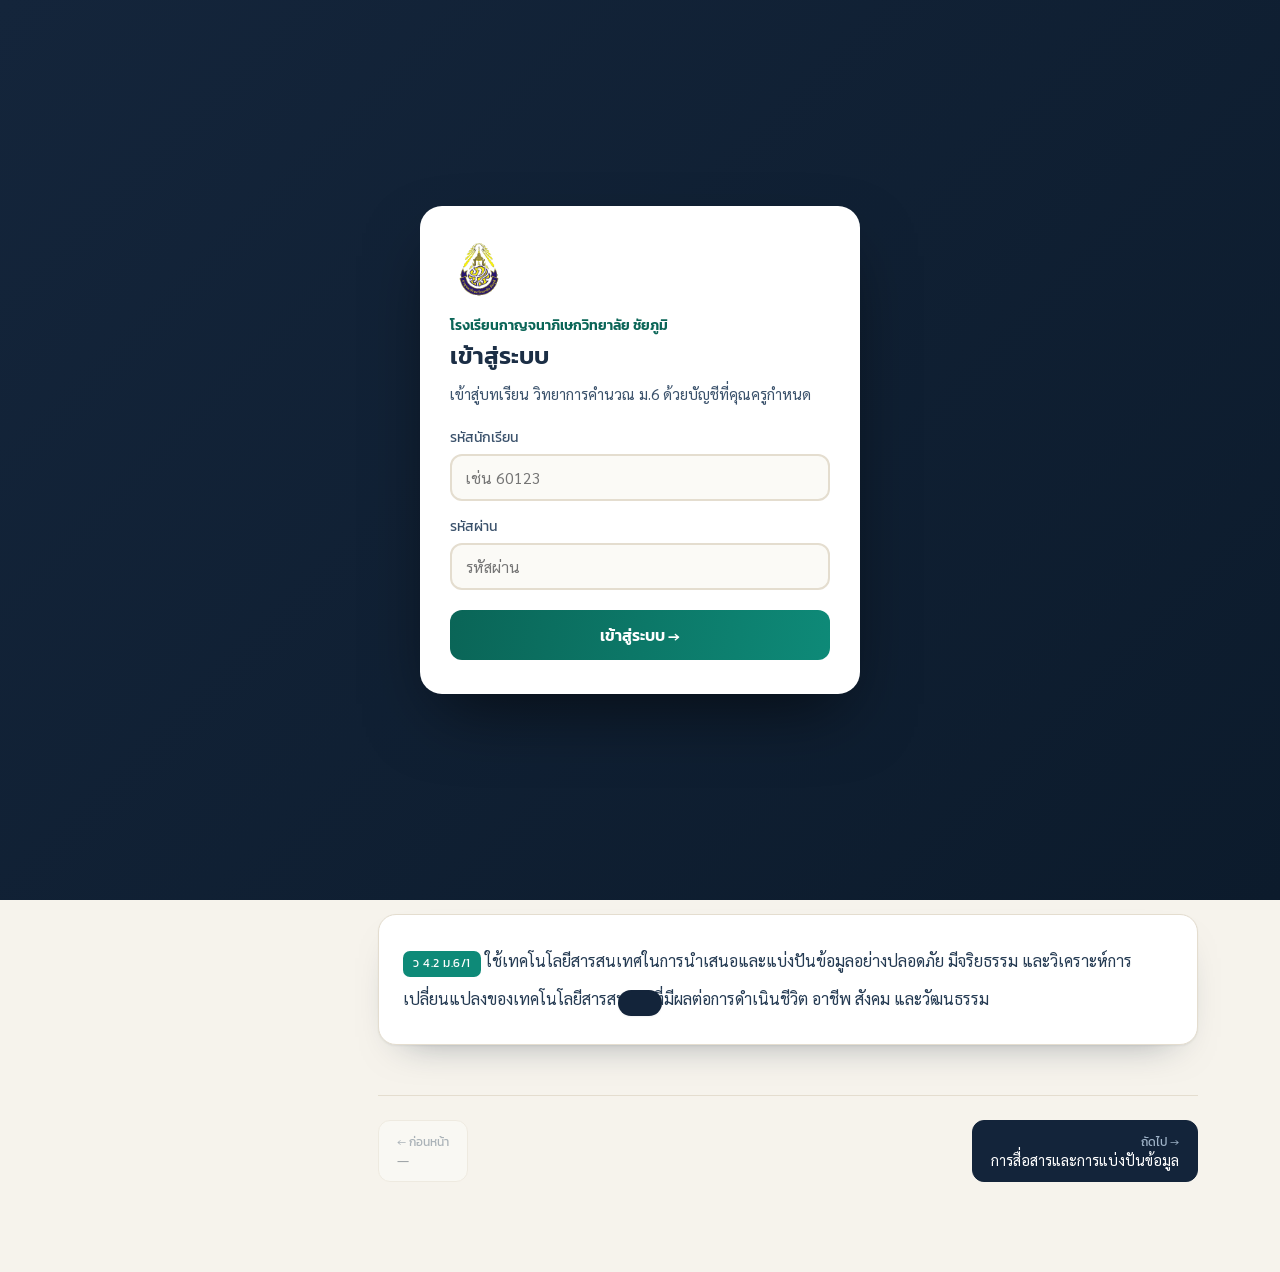
<file: m6.html>
<!DOCTYPE html>
<html lang="th">
<head>
<meta charset="UTF-8">
<meta name="viewport" content="width=device-width, initial-scale=1.0">
<meta name="referrer" content="strict-origin-when-cross-origin">
<title>บทเรียนออนไลน์ · วิทยาการคำนวณ ม.6</title>
<link rel="preconnect" href="https://fonts.googleapis.com">
<link rel="preconnect" href="https://fonts.gstatic.com" crossorigin>
<link href="https://fonts.googleapis.com/css2?family=Kanit:wght@500;600;700&family=Sarabun:wght@400;500;600;700&display=swap" rel="stylesheet">
<style>
  :root{
    --ink:#14253b;
    --ink-soft:#3a516b;
    --paper:#f6f3ec;
    --card:#ffffff;
    --teal:#0e8a78;
    --teal-deep:#0a6557;
    --coral:#ff6a45;
    --gold:#f0a52e;
    --line:#e4ddcf;
    --good:#119469;
    --bad:#d8492f;
    --shadow:0 14px 40px -22px rgba(20,37,59,.55);
    --r:18px;
  }
  *{box-sizing:border-box;margin:0;padding:0}
  html{scroll-behavior:smooth}
  body{
    font-family:'Sarabun',sans-serif;
    background:var(--paper);
    color:var(--ink);
    line-height:1.7;
    -webkit-font-smoothing:antialiased;
    background-image:radial-gradient(circle at 12% 8%, rgba(14,138,120,.07), transparent 40%),
                     radial-gradient(circle at 90% 0%, rgba(255,106,69,.06), transparent 35%);
  }
  h1,h2,h3,h4,.kanit{font-family:'Kanit',sans-serif;font-weight:600;line-height:1.3}

  /* ---------- LAYOUT ---------- */
  .shell{display:flex;min-height:100vh}
  .sidebar{
    width:296px;flex-shrink:0;background:var(--ink);color:#dfe7ef;
    padding:26px 18px 40px;position:sticky;top:0;height:100vh;overflow-y:auto;
  }
  .brand{display:flex;gap:12px;align-items:center;margin-bottom:6px}
  .logo{width:46px;height:46px;border-radius:13px;flex-shrink:0;
    background:linear-gradient(135deg,var(--teal),var(--gold));
    display:grid;place-items:center;font-family:'Kanit';font-weight:700;color:#fff;font-size:21px;
    box-shadow:0 8px 20px -8px rgba(14,138,120,.8)}
  .brand .t1{font-family:'Kanit';font-weight:600;font-size:17px;color:#fff;line-height:1.15}
  .brand .t2{font-size:12.5px;color:#8fa3b8;letter-spacing:.3px}
  .progwrap{margin:20px 2px 22px}
  .progwrap .lbl{display:flex;justify-content:space-between;font-size:12.5px;color:#8fa3b8;margin-bottom:7px}
  .progbar{height:8px;background:#22364d;border-radius:99px;overflow:hidden}
  .progbar i{display:block;height:100%;width:0;border-radius:99px;
    background:linear-gradient(90deg,var(--teal),var(--gold));transition:width .5s ease}
  .navgroup{margin-top:18px}
  .navgroup>.gh{font-family:'Kanit';font-size:12px;letter-spacing:1.5px;text-transform:uppercase;
    color:#73879d;padding:0 12px;margin-bottom:8px}
  .navitem{display:flex;gap:10px;align-items:flex-start;width:100%;text-align:left;border:0;cursor:pointer;
    background:transparent;color:#c6d2df;font-family:'Sarabun';font-size:14.5px;
    padding:9px 12px;border-radius:11px;transition:.18s;line-height:1.35}
  .navitem:hover{background:#1f3349;color:#fff}
  .navitem .nx{font-size:12px;width:22px;height:22px;border-radius:7px;background:#28405a;
    display:grid;place-items:center;flex-shrink:0;color:#9fb3c8;font-family:'Kanit';margin-top:1px}
  .navitem.active{background:linear-gradient(100deg,var(--teal-deep),#0e7d6e);color:#fff;box-shadow:0 8px 18px -10px rgba(0,0,0,.6)}
  .navitem.active .nx{background:rgba(255,255,255,.22);color:#fff}
  .navitem.done .nx::after{content:"✓"}
  .navitem.done .nx{font-size:0}
  .navitem.done .nx{color:#fff}

  /* ---------- MAIN ---------- */
  .main{flex:1;min-width:0}
  .topbar{display:none;align-items:center;gap:12px;background:var(--ink);color:#fff;padding:12px 16px;position:sticky;top:0;z-index:30}
  .topbar .logo{width:38px;height:38px;font-size:17px;border-radius:11px}
  .topbar .tt{font-family:'Kanit';font-size:15px}
  .hamb{margin-left:auto;background:#28405a;border:0;color:#fff;width:42px;height:42px;border-radius:11px;font-size:20px;cursor:pointer}
  .content{max-width:880px;margin:0 auto;padding:46px 30px 90px}
  section.lesson{display:none;animation:fade .45s ease}
  section.lesson.show{display:block}
  @keyframes fade{from{opacity:0;transform:translateY(14px)}to{opacity:1;transform:none}}

  .eyebrow{display:inline-flex;gap:8px;align-items:center;font-family:'Kanit';font-size:12.5px;letter-spacing:1px;
    text-transform:uppercase;color:var(--teal-deep);background:rgba(14,138,120,.12);
    padding:6px 13px;border-radius:99px;margin-bottom:14px}
  h1.title{font-size:clamp(28px,4.4vw,42px);font-weight:700;letter-spacing:-.5px;margin-bottom:6px}
  .lead{font-size:17.5px;color:var(--ink-soft);max-width:62ch;margin-bottom:8px}

  h2.sec{font-size:clamp(22px,3vw,28px);font-weight:700;margin:42px 0 4px;display:flex;gap:13px;align-items:center}
  h2.sec .num{font-family:'Kanit';font-weight:700;color:#fff;background:var(--coral);font-size:16px;
    width:38px;height:38px;border-radius:12px;display:grid;place-items:center;flex-shrink:0;
    box-shadow:0 8px 16px -8px rgba(255,106,69,.8)}
  h3.sub{font-size:19.5px;font-weight:600;margin:30px 0 6px;color:var(--ink);
    padding-left:14px;border-left:5px solid var(--gold);line-height:1.35}
  p{margin:10px 0;color:#243a52}
  strong{color:var(--ink);font-weight:700}
  .hl{background:linear-gradient(transparent 62%, rgba(240,165,46,.4) 62%);padding:0 1px}

  /* cards / boxes */
  .card{background:var(--card);border:1px solid var(--line);border-radius:var(--r);padding:22px 24px;margin:18px 0;box-shadow:var(--shadow)}
  .grid{display:grid;gap:14px;margin:18px 0}
  .g2{grid-template-columns:1fr 1fr}
  .g3{grid-template-columns:repeat(3,1fr)}
  .tile{background:var(--card);border:1px solid var(--line);border-radius:14px;padding:16px 18px}
  .tile h4{font-size:16px;color:var(--teal-deep);margin-bottom:4px;display:flex;align-items:center;gap:8px}
  .tile .ic{font-size:18px}
  .tile p{font-size:14.5px;margin:2px 0;color:#3a516b;line-height:1.55}

  .note{border-left:5px solid var(--teal);background:rgba(14,138,120,.07);
    border-radius:0 14px 14px 0;padding:16px 20px;margin:18px 0}
  .note .nt{font-family:'Kanit';font-weight:600;color:var(--teal-deep);font-size:14px;letter-spacing:.5px;margin-bottom:3px}
  .warn{border-left-color:var(--coral);background:rgba(255,106,69,.08)}
  .warn .nt{color:#c1442a}

  ul.clean,ol.clean{margin:12px 0 12px 4px;padding-left:0;list-style:none}
  ul.clean li,ol.clean li{position:relative;padding:6px 0 6px 30px;color:#243a52}
  ul.clean li::before{content:"";position:absolute;left:6px;top:15px;width:9px;height:9px;border-radius:3px;
    background:var(--gold);transform:rotate(45deg)}
  ol.clean{counter-reset:c}
  ol.clean li{counter-increment:c}
  ol.clean li::before{content:counter(c);position:absolute;left:0;top:8px;width:23px;height:23px;border-radius:7px;
    background:var(--teal);color:#fff;font-family:'Kanit';font-size:12.5px;display:grid;place-items:center}

  table.cmp{width:100%;border-collapse:collapse;margin:18px 0;font-size:14.5px;background:var(--card);
    border-radius:14px;overflow:hidden;box-shadow:var(--shadow)}
  table.cmp th{background:var(--ink);color:#fff;font-family:'Kanit';font-weight:600;padding:12px 14px;text-align:left;font-size:14px}
  table.cmp td{padding:12px 14px;border-top:1px solid var(--line);vertical-align:top;color:#2c4258}
  table.cmp tr td:first-child{font-weight:600;color:var(--teal-deep);width:30%}

  .chips{display:flex;flex-wrap:wrap;gap:8px;margin:12px 0}
  .chip{background:#eef4f3;border:1px solid #d3e3df;color:var(--teal-deep);font-size:13.5px;
    padding:5px 13px;border-radius:99px;font-weight:600}

  /* ---------- QUIZ ---------- */
  .quiz{background:var(--card);border:1px solid var(--line);border-radius:var(--r);padding:18px 22px;margin:16px 0;box-shadow:var(--shadow)}
  .quiz .qhead{display:flex;gap:11px;align-items:flex-start;margin-bottom:12px}
  .quiz .qno{font-family:'Kanit';font-weight:700;color:#fff;background:var(--ink);min-width:30px;height:30px;
    border-radius:9px;display:grid;place-items:center;font-size:14px}
  .quiz .qtext{font-size:16px;color:var(--ink);font-weight:500;line-height:1.5}
  .opts{display:flex;gap:10px;flex-wrap:wrap}
  .opt{flex:1;min-width:130px;border:2px solid var(--line);background:#fbfaf6;border-radius:12px;
    padding:11px 14px;font-family:'Kanit';font-size:15px;font-weight:600;cursor:pointer;transition:.16s;color:var(--ink-soft)}
  .opt:hover{border-color:var(--teal);color:var(--teal-deep)}
  .opt.sel-correct{border-color:var(--good);background:rgba(17,148,105,.12);color:var(--good)}
  .opt.sel-wrong{border-color:var(--bad);background:rgba(216,73,47,.1);color:var(--bad)}
  .opt.reveal{border-color:var(--good);color:var(--good)}
  .opt:disabled{cursor:default}
  .opts.opts-col{flex-direction:column;gap:8px}
  .opts-col .opt{flex:none;width:100%;text-align:left;font-family:'Sarabun';font-weight:600;font-size:15px}
  .explain{margin-top:12px;font-size:14.5px;border-radius:11px;padding:11px 15px;display:none;line-height:1.55}
  .explain.show{display:block}
  .explain.ok{background:rgba(17,148,105,.1);color:#0c6b4c;border-left:4px solid var(--good)}
  .explain.no{background:rgba(216,73,47,.08);color:#a8341f;border-left:4px solid var(--bad)}
  .explain b{font-family:'Kanit'}

  .scorebox{background:linear-gradient(120deg,var(--ink),#1d3a52);color:#fff;border-radius:var(--r);
    padding:24px 26px;margin:20px 0;display:none;align-items:center;gap:20px;box-shadow:var(--shadow)}
  .scorebox.show{display:flex}
  .scorebox .big{font-family:'Kanit';font-size:42px;font-weight:700;line-height:1}
  .scorebox .big span{font-size:20px;color:#9fb3c8}
  .scorebox p{color:#cdd9e6;margin:4px 0 0}
  .scorebox .reset{margin-left:auto;background:var(--coral);border:0;color:#fff;font-family:'Kanit';font-weight:600;
    padding:10px 18px;border-radius:11px;cursor:pointer;font-size:14px}

  /* footer nav */
  .pager{display:flex;justify-content:space-between;gap:12px;margin-top:50px;border-top:1px solid var(--line);padding-top:24px}
  .pager button{background:var(--card);border:1px solid var(--line);border-radius:12px;padding:12px 18px;cursor:pointer;
    font-family:'Sarabun';color:var(--ink);font-size:14.5px;transition:.16s;max-width:48%;text-align:left}
  .pager button:hover{border-color:var(--teal);box-shadow:var(--shadow)}
  .pager button .pk{font-family:'Kanit';font-size:12px;color:var(--ink-soft);display:block}
  .pager button.next{margin-left:auto;text-align:right;background:var(--ink);color:#fff;border-color:var(--ink)}
  .pager button.next .pk{color:#9fb3c8}
  .pager button:disabled{opacity:.4;cursor:default}

  .objs{display:grid;grid-template-columns:1fr 1fr;gap:12px;margin:18px 0}
  .obj{display:flex;gap:11px;align-items:flex-start;background:var(--card);border:1px solid var(--line);
    border-radius:13px;padding:14px 16px}
  .obj .d{width:9px;height:9px;border-radius:99px;background:var(--coral);margin-top:9px;flex-shrink:0}
  .obj span{font-size:14.5px;color:#2c4258}

  .unitcard{display:flex;gap:16px;align-items:center;background:var(--card);border:1px solid var(--line);
    border-radius:var(--r);padding:18px 20px;margin:14px 0;cursor:pointer;transition:.18s;box-shadow:var(--shadow)}
  .unitcard:hover{transform:translateY(-2px);border-color:var(--teal)}
  .unitcard .un{font-family:'Kanit';font-weight:700;font-size:24px;color:#fff;width:58px;height:58px;border-radius:16px;
    display:grid;place-items:center;flex-shrink:0}
  .unitcard h3{font-size:18px;margin-bottom:2px}
  .unitcard p{font-size:14px;margin:0;color:var(--ink-soft)}

  .tag{display:inline-block;font-family:'Kanit';font-size:11.5px;letter-spacing:.5px;color:#fff;
    background:var(--teal);padding:3px 10px;border-radius:7px;margin-bottom:8px}

  /* registration + reporting */
  .reg-overlay{position:fixed;inset:0;z-index:100;background:linear-gradient(135deg,#14253b,#0c1b2c);
    display:flex;align-items:center;justify-content:center;padding:24px;overflow-y:auto}
  .reg-card{background:var(--card);border-radius:22px;max-width:440px;width:100%;padding:34px 30px;box-shadow:0 30px 70px -20px rgba(0,0,0,.6)}
  .reg-card .rlogo{width:58px;height:58px;border-radius:16px;background:linear-gradient(135deg,var(--teal),var(--gold));
    display:grid;place-items:center;font-family:'Kanit';font-weight:700;color:#fff;font-size:25px;margin-bottom:16px}
  .reg-card h2{font-size:24px;margin-bottom:4px}
  .reg-card p.sub{color:var(--ink-soft);font-size:15px;margin-bottom:20px}
  .reg-field{margin-bottom:14px}
  .reg-field label{display:block;font-family:'Kanit';font-size:13.5px;color:var(--ink-soft);margin-bottom:5px}
  .reg-field input{width:100%;border:2px solid var(--line);border-radius:12px;padding:11px 14px;font-family:'Sarabun';
    font-size:15.5px;color:var(--ink);background:#fbfaf6;transition:.15s}
  .reg-field input:focus{outline:none;border-color:var(--teal);background:#fff}
  .reg-btn{width:100%;border:0;border-radius:12px;padding:13px;font-family:'Kanit';font-weight:600;font-size:16px;
    color:#fff;background:linear-gradient(100deg,var(--teal-deep),var(--teal));cursor:pointer;margin-top:6px}
  .reg-btn:hover{filter:brightness(1.06)}
  .reg-err{color:var(--bad);font-size:13.5px;margin-top:8px;display:none}
  .reg-err.show{display:block}
  .who{background:#1b2f45;border-radius:13px;padding:12px 13px;margin:14px 2px 0;display:none}
  .who.show{display:block}
  .who .nm{font-family:'Kanit';font-weight:600;color:#fff;font-size:14.5px;line-height:1.25}
  .who .id{font-size:12.5px;color:#8fa3b8;margin-top:2px}
  .send-btn{width:100%;margin-top:11px;border:0;border-radius:11px;padding:10px;font-family:'Kanit';font-weight:600;
    font-size:13.5px;color:#fff;background:var(--coral);cursor:pointer}
  .send-btn:hover{filter:brightness(1.05)}
  .send-btn:disabled{opacity:.6;cursor:default}
  .logout-btn{width:100%;margin-top:7px;border:1px solid #3a516b;border-radius:11px;padding:8px;
    font-family:'Kanit';font-weight:600;font-size:13px;color:#c6d2df;background:transparent;cursor:pointer}
  .logout-btn:hover{background:#22364d;color:#fff}
  .toast{position:fixed;bottom:24px;left:50%;transform:translateX(-50%) translateY(140px);z-index:120;
    background:var(--ink);color:#fff;padding:13px 22px;border-radius:13px;font-size:14.5px;box-shadow:var(--shadow);
    transition:.35s;font-family:'Sarabun';max-width:90vw;text-align:center}
  .toast.show{transform:translateX(-50%) translateY(0)}
  .toast.ok{background:#0c6b4c}
  .toast.no{background:#a8341f}

  .brandlogo{background:transparent url('[data-uri]') center/contain no-repeat !important;font-size:0 !important;color:transparent !important}
  @media(max-width:860px){
    .sidebar{position:fixed;z-index:40;left:0;top:0;transform:translateX(-100%);transition:.3s;box-shadow:0 0 60px rgba(0,0,0,.5)}
    .sidebar.open{transform:none}
    .topbar{display:flex}
    .content{padding:30px 18px 80px}
    .g2,.g3,.objs{grid-template-columns:1fr}
    .backdrop{position:fixed;inset:0;background:rgba(0,0,0,.45);z-index:35;display:none}
    .backdrop.show{display:block}
  }

  /* ============================================================
     ชั้นปรับแต่งดีไซน์ (Design polish) — ใช้คลาสเดิมทั้งหมด
     ============================================================ */
  :root{
    --ink:#13243a;
    --shadow:0 1px 2px rgba(20,37,59,.06), 0 18px 40px -26px rgba(20,37,59,.5);
    --shadow-lift:0 2px 4px rgba(20,37,59,.08), 0 26px 56px -28px rgba(20,37,59,.6);
    --ring:0 0 0 3px rgba(14,138,120,.35);
    --r:18px;
  }
  body{
    color:#1b2e45;
    text-rendering:optimizeLegibility;
    background-image:
      radial-gradient(circle at 12% 6%, rgba(14,138,120,.08), transparent 42%),
      radial-gradient(circle at 92% -2%, rgba(255,106,69,.07), transparent 38%),
      radial-gradient(circle at 50% 120%, rgba(240,165,46,.06), transparent 45%);
    background-attachment:fixed;
  }
  ::selection{background:rgba(14,138,120,.22)}
  .content::-webkit-scrollbar,.sidebar::-webkit-scrollbar{width:10px}
  .sidebar::-webkit-scrollbar-thumb{background:#2a425c;border-radius:99px}
  .sidebar::-webkit-scrollbar-track{background:transparent}

  /* hero / titles — เพิ่มเส้นเน้นใต้หัวข้อเป็นเอกลักษณ์ */
  h1.title{letter-spacing:-.6px;line-height:1.18}
  h1.title::after{content:"";display:block;width:58px;height:5px;margin-top:14px;border-radius:99px;
    background:linear-gradient(90deg,var(--teal),var(--gold))}
  .lead{line-height:1.72;font-size:18px}
  .eyebrow{box-shadow:inset 0 0 0 1px rgba(14,138,120,.16)}

  /* cards — เงาเป็นชั้น + ยกตัวเล็กน้อยเมื่อชี้ */
  .card{box-shadow:var(--shadow);transition:box-shadow .2s ease, transform .2s ease}
  .card:hover{box-shadow:var(--shadow-lift)}
  .tile{transition:transform .18s ease, box-shadow .18s ease, border-color .18s ease}
  .tile:hover{transform:translateY(-3px);box-shadow:var(--shadow);border-color:#cfe3de}

  /* unit cards — interaction ชัดขึ้น + แถบสีซ้าย */
  .unitcard{position:relative;overflow:hidden;transition:transform .2s ease, box-shadow .2s ease, border-color .2s ease}
  .unitcard::before{content:"";position:absolute;left:0;top:0;bottom:0;width:5px;
    background:linear-gradient(180deg,var(--teal),var(--gold));opacity:0;transition:opacity .2s ease}
  .unitcard:hover{transform:translateY(-3px);box-shadow:var(--shadow-lift)}
  .unitcard:hover::before{opacity:1}
  .unitcard .un{box-shadow:0 10px 22px -10px rgba(20,37,59,.55);transition:transform .2s ease}
  .unitcard:hover .un{transform:scale(1.05) rotate(-2deg)}

  /* sidebar — ผิวไล่เฉด + แถบความคืบหน้ามีประกาย */
  .sidebar{background:linear-gradient(185deg,#16293f 0%, #102032 60%, #0f1d2e 100%)}
  .navitem{position:relative}
  .navitem.active::before{content:"";position:absolute;left:-4px;top:8px;bottom:8px;width:4px;border-radius:99px;background:var(--gold)}
  .progbar i{position:relative;overflow:hidden}
  .progbar i::after{content:"";position:absolute;inset:0;border-radius:99px;
    background:linear-gradient(100deg,transparent 20%,rgba(255,255,255,.55) 50%,transparent 80%);
    transform:translateX(-120%);animation:sheen 2.6s ease-in-out infinite}
  @keyframes sheen{0%,60%{transform:translateX(-120%)}100%{transform:translateX(220%)}}

  /* section heading badge + sub */
  h2.sec .num{box-shadow:0 10px 18px -9px rgba(255,106,69,.85)}
  h3.sub{border-left-width:5px}

  /* quiz — ปุ่มตัวเลือกประณีตขึ้น + เฉลยสไลด์ลง */
  .opt{box-shadow:0 1px 2px rgba(20,37,59,.05);transition:transform .14s ease, border-color .14s ease, background .14s ease, color .14s ease, box-shadow .14s ease}
  .opt:not(:disabled):hover{transform:translateY(-2px);box-shadow:var(--shadow)}
  .opt.sel-correct,.opt.sel-wrong{transform:none}
  .explain.show{animation:slideDown .28s ease}
  @keyframes slideDown{from{opacity:0;transform:translateY(-6px)}to{opacity:1;transform:none}}

  /* scorebox — ตัวเลขคะแนนเด่นด้วยไล่เฉด */
  .scorebox{position:relative;overflow:hidden}
  .scorebox::after{content:"";position:absolute;right:-40px;top:-40px;width:160px;height:160px;border-radius:50%;
    background:radial-gradient(circle,rgba(240,165,46,.22),transparent 70%);pointer-events:none}
  .scorebox .big{background:linear-gradient(120deg,#ffd98a,#ff9f6b);-webkit-background-clip:text;background-clip:text;-webkit-text-fill-color:transparent}
  .scorebox .big span{-webkit-text-fill-color:#9fb3c8;color:#9fb3c8}
  .scorebox .reset{transition:transform .15s ease, filter .15s ease}
  .scorebox .reset:hover{transform:translateY(-1px);filter:brightness(1.06)}

  /* pager + login polish */
  .pager button{transition:transform .16s ease, box-shadow .16s ease, border-color .16s ease}
  .pager button:not(:disabled):hover{transform:translateY(-2px)}
  .reg-card{animation:popIn .35s cubic-bezier(.2,.8,.25,1)}
  @keyframes popIn{from{opacity:0;transform:translateY(10px) scale(.985)}to{opacity:1;transform:none}}
  .reg-btn{transition:filter .15s ease, transform .15s ease}
  .reg-btn:hover{transform:translateY(-1px)}

  /* การเข้าถึง — โฟกัสชัดด้วยคีย์บอร์ด */
  a:focus-visible, button:focus-visible, input:focus-visible,
  .navitem:focus-visible, .opt:focus-visible, .unitcard:focus-visible{
    outline:none;box-shadow:var(--ring);border-radius:11px}

  @media(max-width:860px){
    h1.title{font-size:clamp(25px,7vw,34px)}
    .unitcard:hover{transform:none}
    .tile:hover{transform:none}
  }
  @media (prefers-reduced-motion: reduce){
    *,*::before,*::after{animation-duration:.001ms!important;animation-iteration-count:1!important;transition-duration:.001ms!important;scroll-behavior:auto!important}
  }
</style>
</head>
<body>
<div class="reg-overlay" id="regOverlay">
  <div class="reg-card">
    <div class="rlogo brandlogo"></div>
    <div style="font-family:'Kanit';font-weight:600;color:var(--teal-deep);font-size:13.5px;margin-bottom:3px">โรงเรียนกาญจนาภิเษกวิทยาลัย ชัยภูมิ</div>
    <h2>เข้าสู่ระบบ</h2>
    <p class="sub">เข้าสู่บทเรียน วิทยาการคำนวณ ม.6 ด้วยบัญชีที่คุณครูกำหนด</p>
    <div class="reg-field"><label>รหัสนักเรียน</label><input id="login-id" placeholder="เช่น 60123" autocomplete="off"></div>
    <div class="reg-field"><label>รหัสผ่าน</label><input id="login-pw" type="password" placeholder="รหัสผ่าน" autocomplete="off"></div>
    <button class="reg-btn" id="login-go">เข้าสู่ระบบ →</button>
    <div class="reg-err" id="reg-err">รหัสนักเรียนหรือรหัสผ่านไม่ถูกต้อง</div>
    <div id="guest-wrap" style="display:none;text-align:center;margin-top:14px">
      <a href="#" id="guest-link" style="color:var(--teal-deep);font-size:13.5px;font-weight:600">เข้าชมตัวอย่าง (ยังไม่ได้ตั้งค่าระบบล็อกอิน)</a>
    </div>
  </div>
</div>

<div class="shell">

  <!-- SIDEBAR -->
  <aside class="sidebar" id="sidebar">
    <div class="brand">
      <div class="logo brandlogo"></div>
      <div>
        <div class="t1">วิทยาการคำนวณ</div>
        <div class="t2">ชั้นมัธยมศึกษาปีที่ 6</div>
        <div class="t2" style="font-size:10.5px;letter-spacing:0;white-space:nowrap">โรงเรียนกาญจนาภิเษกวิทยาลัย ชัยภูมิ</div>
        <div class="t2" style="margin-top:3px;color:#a9c7e0">ครูผู้สอน : ราชศักดิ์  ฐานมั่น</div>
      </div>
    </div>
    <div class="progwrap">
      <div class="lbl"><span>ความคืบหน้า</span><span id="progtxt">0%</span></div>
      <div class="progbar"><i id="progbar"></i></div>
    </div>
    <div class="who" id="who">
      <div class="nm" id="who-name"></div>
      <div class="id" id="who-id"></div>
      <button class="send-btn" id="sendBtn">ส่งผลการเรียนให้คุณครู</button>
      <button class="logout-btn" id="logoutBtn">ออกจากระบบ</button>
    </div>
    <nav id="nav"></nav>
  </aside>
  <div class="backdrop" id="backdrop"></div>

  <!-- MAIN -->
  <div class="main">
    <div class="topbar">
      <div class="logo brandlogo"></div>
      <div class="tt">วิทยาการคำนวณ ม.6 · ราชศักดิ์ ฐานมั่น</div>
      <button class="hamb" id="hamb">☰</button>
    </div>
    <div class="content" id="content"></div>
  </div>
</div>

<script>
/* =========================================================
   เนื้อหาบทเรียน — เรียบเรียงใหม่จากหนังสือเรียนรายวิชาพื้นฐาน
   วิทยาศาสตร์และเทคโนโลยี (วิทยาการคำนวณ) ม.6
   ========================================================= */

const LESSONS = [
  /* ---------- 0. หน้าแรก ---------- */
  {
    id:'home', nx:'⌂', group:'เริ่มต้น', title:'ภาพรวมบทเรียน',
    html:`
      <span class="eyebrow">● บทเรียนออนไลน์</span>
      <h1 class="title">เทคโนโลยี (วิทยาการคำนวณ) ม.6</h1>
      <p class="lead">เรียนรู้การสื่อสารและแบ่งปันข้อมูลอย่าง <strong>ปลอดภัยและมีจริยธรรม</strong> รู้จักเทคโนโลยีสมัยใหม่ที่เปลี่ยนโลก เป็น <strong>พลเมืองดิจิทัล</strong> ที่รับผิดชอบ และเข้าใจว่าเทคโนโลยีส่งผลต่อ <strong>อาชีพ</strong> ในอนาคตอย่างไร</p>

      <div class="note"><div class="nt">วิธีใช้บทเรียน</div>
        เลือกหัวข้อจากเมนูด้านซ้าย อ่านเนื้อหาแต่ละหน่วย แล้วลองทำ <strong>แบบทดสอบ Self Check</strong> ท้ายหน่วยเพื่อตรวจสอบความเข้าใจ ระบบจะนับความคืบหน้าให้อัตโนมัติ</div>

      <div class="unitcard" onclick="go('u1-1')">
        <div class="un" style="background:linear-gradient(135deg,var(--teal),var(--teal-deep))">1</div>
        <div><h3>การแบ่งปันข้อมูล</h3>
        <p>องค์ประกอบการสื่อสาร · บล็อก วิดีโอ อินโฟกราฟิก · ความเป็นส่วนตัว · จริยธรรมและกฎหมาย</p></div>
      </div>
      <div class="unitcard" onclick="go('u2-1')">
        <div class="un" style="background:linear-gradient(135deg,var(--coral),#e0492a)">2</div>
        <div><h3>นวัตกรรมและเทคโนโลยีสมัยใหม่</h3>
        <p>วิวัฒนาการ IT · ปัญญาประดิษฐ์ (AI) · หุ่นยนต์ · คลาวด์ · IoT · VR/AR · ผลกระทบ</p></div>
      </div>
      <div class="unitcard" onclick="go('u3-1')">
        <div class="un" style="background:linear-gradient(135deg,#3f7bd6,#2456a6)">3</div>
        <div><h3>พลเมืองดิจิทัล</h3>
        <p>คุณลักษณะ SAVY/SAFE/SOCIAL · ป้องกันตนเองและผู้อื่น · DQ · กฎหมายและมารยาทออนไลน์</p></div>
      </div>
      <div class="unitcard" onclick="go('u4-1')">
        <div class="un" style="background:linear-gradient(135deg,var(--gold),#cf8410)">4</div>
        <div><h3>อาชีพในยุคดิจิทัล</h3>
        <p>อาชีพด้าน ICT · กฎของมัวร์ · งานที่เสี่ยงถูกแทนที่ · การทำงานร่วมกับเครื่องจักร</p></div>
      </div>

      <h3 class="sub">ตัวชี้วัดที่เกี่ยวข้อง</h3>
      <div class="card">
        <p><span class="tag">ว 4.2 ม.6/1</span> ใช้เทคโนโลยีสารสนเทศในการนำเสนอและแบ่งปันข้อมูลอย่างปลอดภัย มีจริยธรรม และวิเคราะห์การเปลี่ยนแปลงของเทคโนโลยีสารสนเทศที่มีผลต่อการดำเนินชีวิต อาชีพ สังคม และวัฒนธรรม</p>
      </div>
    `
  },

  /* ====================== หน่วยที่ 1 ====================== */
  {
    id:'u1-1', nx:'1.1', group:'หน่วยที่ 1 · การแบ่งปันข้อมูล',
    title:'การสื่อสารและการแบ่งปันข้อมูล',
    html:`
      <span class="eyebrow">หน่วยการเรียนรู้ที่ 1</span>
      <h1 class="title">การสื่อสารและการแบ่งปันข้อมูลสารสนเทศ</h1>
      <p class="lead">ทุกการแบ่งปันข้อมูลคือ “การสื่อสาร” เราจึงเริ่มจากองค์ประกอบพื้นฐาน ก่อนจะเรียนรู้วิธีนำเสนอข้อมูลให้ผู้อื่นเข้าใจได้ถูกต้อง รวดเร็ว และปลอดภัย</p>

      <h3 class="sub">วิดีโอประกอบ</h3>
      <div style="position:relative;width:100%;max-width:760px;aspect-ratio:16/9;margin:6px 0 4px;border-radius:14px;overflow:hidden;box-shadow:0 14px 30px -16px rgba(20,37,59,.6)">
        <iframe src="https://www.youtube-nocookie.com/embed/Q5_8x-l71t8?rel=0" title="วิดีโอประกอบ การสื่อสารและการแบ่งปันข้อมูล"
          style="position:absolute;inset:0;width:100%;height:100%;border:0"
          allow="accelerometer; autoplay; clipboard-write; encrypted-media; gyroscope; picture-in-picture; web-share"
          allowfullscreen referrerpolicy="strict-origin-when-cross-origin"></iframe>
      </div>
      <p style="font-size:13px;color:#6b7a8d;margin-top:2px">ดูวิดีโอไม่ขึ้น? <a href="https://www.youtube.com/watch?v=Q5_8x-l71t8" target="_blank" rel="noopener" style="color:var(--teal);font-weight:600">เปิดดูบน YouTube โดยตรง ▶</a></p>

      <h2 class="sec"><span class="num">1</span> องค์ประกอบของการสื่อสาร 4 ส่วน</h2>
      <div class="grid g2">
        <div class="tile"><h4><span class="ic">🗣️</span>ผู้ส่งสาร (Sender)</h4><p>บุคคลผู้ส่งสาร ขึ้นอยู่กับทักษะ ทัศนคติ ความรู้ และวัฒนธรรม</p></div>
        <div class="tile"><h4><span class="ic">💬</span>สาร (Message)</h4><p>สื่อที่ต้องการส่ง เช่น เสียง ข้อความ ภาพ เพื่อให้ผู้รับเข้าใจ</p></div>
        <div class="tile"><h4><span class="ic">📡</span>ช่องทาง (Channel)</h4><p>วิธีส่งสารไปยังผู้รับ เช่น พูดคุยโดยตรง โทรศัพท์ อินเทอร์เน็ต</p></div>
        <div class="tile"><h4><span class="ic">👂</span>ผู้รับสาร (Receiver)</h4><p>ผู้แปลความหมายของสาร ขึ้นอยู่กับประสบการณ์และความสามารถ</p></div>
      </div>

      <h2 class="sec"><span class="num">2</span> ช่องทางการแบ่งปันข้อมูล 3 แบบ</h2>
      <table class="cmp">
        <tr><th>ช่องทาง</th><th>ลักษณะ</th><th>ตัวอย่าง</th></tr>
        <tr><td>การสื่อสารโดยตรง</td><td>ผู้ส่ง-ผู้รับมีปฏิสัมพันธ์กันโดยตรง</td><td>พูดคุยต่อหน้า, รายงานหน้าชั้น</td></tr>
        <tr><td>สื่อมวลชน</td><td>สื่อสารทางเดียว กระจายสู่คนหมู่มาก</td><td>วิทยุ โทรทัศน์ หนังสือพิมพ์</td></tr>
        <tr><td>สื่อสังคม</td><td>โต้ตอบกันได้ ปรับปรุงสารได้</td><td>Facebook, X, เว็บบอร์ด</td></tr>
      </table>

      <h2 class="sec"><span class="num">3</span> การนำเสนอข้อมูล</h2>
      <p>การนำเสนอข้อมูล (Presentation of Data) คือการนำข้อเท็จจริงที่เก็บรวบรวมไว้มา<strong>จัดให้เป็นระเบียบ</strong> เพื่อให้อ่าน เปรียบเทียบ และนำไปใช้ตัดสินใจได้ง่าย แบ่งเป็น 2 ลักษณะ</p>
      <div class="grid g2">
        <div class="tile"><h4><span class="ic">📝</span>แบบไม่เป็นแบบแผน</h4><p>ไม่มีกฎเกณฑ์ตายตัว เช่น สอดแทรกข้อมูลในบทความ</p></div>
        <div class="tile"><h4><span class="ic">📊</span>แบบเป็นแบบแผน</h4><p>ทำตามมาตรฐาน เช่น ตาราง กราฟ แผนภูมิ</p></div>
      </div>
      <h3 class="sub">เทคนิคนำเสนอให้มีประสิทธิภาพ</h3>
      <ol class="clean">
        <li><strong>ตัดข้อมูลที่ไม่จำเป็นออก</strong> เหลือเฉพาะสาระสำคัญ</li>
        <li><strong>จัดวางให้เหมาะสม</strong> ตัวเลขใช้ตาราง/กราฟ สรุปใช้ร้อยละ</li>
        <li><strong>ใช้สีเน้นจุดสำคัญ</strong> แต่ไม่มากจนสับสน</li>
        <li><strong>ใช้กราฟิก</strong> ช่วยอธิบายแทนข้อความ ลดเวลาอ่าน</li>
      </ol>

      <h2 class="sec"><span class="num">4</span> ลักษณะของข้อมูล 4 ประเภท</h2>
      <div class="grid g2">
        <div class="tile"><h4><span class="ic">🔢</span>ตัวเลข (Numerical)</h4><p>ใช้คำนวณ พยากรณ์ ดัชนีหุ้น</p></div>
        <div class="tile"><h4><span class="ic">🔤</span>ตัวอักขระ (Alphabetic)</h4><p>ตัวอักษร สัญลักษณ์ ใช้ได้ทุกวงการ</p></div>
        <div class="tile"><h4><span class="ic">🖼️</span>กราฟิก (Graphical)</h4><p>ภาพ ตาราง กราฟ แผนภูมิ</p></div>
        <div class="tile"><h4><span class="ic">🔊</span>เสียง (Voice)</h4><p>ภาษาพูด สนทนา สั่งงาน</p></div>
      </div>

      <h2 class="sec"><span class="num">5</span> สื่อสังคมออนไลน์ 6 ประเภท</h2>
      <div class="grid g2">
        <div class="tile"><h4>1 · เผยแพร่ตัวตน</h4><p>เช่น Facebook</p></div>
        <div class="tile"><h4>2 · เผยแพร่ผลงาน</h4><p>เช่น YouTube</p></div>
        <div class="tile"><h4>3 · ความสนใจตรงกัน</h4><p>เช่น Digg</p></div>
        <div class="tile"><h4>4 · ร่วมกันทำงาน</h4><p>เช่น Wikipedia, Google Maps</p></div>
        <div class="tile"><h4>5 · ประสบการณ์เสมือนจริง</h4><p>เกมออนไลน์ 3 มิติ</p></div>
        <div class="tile"><h4>6 · เครือข่ายอาชีพ</h4><p>เช่น LinkedIn</p></div>
      </div>
      <table class="cmp">
        <tr><th>ข้อดี</th><th>ข้อเสีย</th></tr>
        <tr><td>แลกเปลี่ยนความรู้ ประหยัดค่าสื่อสาร</td><td>อาจเปิดเผยข้อมูลส่วนตัวมากเกินไป</td></tr>
        <tr><td>สร้างผลงาน/รายได้ นำเสนอตนเอง</td><td>เสี่ยงถูกล่อลวงหากขาดวิจารณญาณ</td></tr>
        <tr><td>โฆษณา/ประชาสัมพันธ์ เป็นคลังความรู้</td><td>เป็นช่องทางละเมิดลิขสิทธิ์/ขโมยผลงาน</td></tr>
      </table>

      <div class="note"><div class="nt">การแบ่งปันข้อมูล (Sharing)</div>
        การนำความรู้/ข้อมูลจากประสบการณ์หรือการค้นคว้ามาบอกต่อผู้อื่น สิ่งสำคัญคือ <strong>ต้องอ้างอิงแหล่งที่มาเสมอ</strong> เพื่อไม่ลอกเลียนหรือนำความคิดผู้อื่นมาเป็นของตน</div>

      <h2 class="sec"><span class="num">6</span> แบบฝึก/แบบสำรวจออนไลน์</h2>
      <p>ทำแบบฟอร์มออนไลน์ของหัวข้อนี้ผ่าน Google Form ให้ครบทุกข้อ แล้วกด “ส่ง” ในฟอร์ม</p>
      <div style="margin-top:6px">
        <a href="https://forms.gle/U67ezskuxHVCQvzQ8" target="_blank" rel="noopener"
           style="display:inline-flex;align-items:center;gap:9px;background:#e03131;color:#fff;font-family:'Kanit';font-weight:600;font-size:15px;text-decoration:none;padding:13px 24px;border-radius:13px;box-shadow:0 12px 24px -12px rgba(224,49,49,.6)">
          📝 เปิดแบบฟอร์ม Google Form
        </a>
      </div>
    `
  },
  {
    id:'u1-2', nx:'1.2', group:'หน่วยที่ 1 · การแบ่งปันข้อมูล',
    title:'บล็อก แฟ้มผลงาน วิดีโอ อินโฟกราฟิก',
    html:`
      <span class="eyebrow">หน่วยการเรียนรู้ที่ 1</span>
      <h1 class="title">เครื่องมือนำเสนอบนโลกออนไลน์</h1>
      <p class="lead">3 เครื่องมือยอดนิยมที่ช่วยเผยแพร่เนื้อหาสู่สาธารณะ — บล็อก วิดีโอ และอินโฟกราฟิก</p>

      <h2 class="sec"><span class="num">1</span> การเขียนบล็อก (Blog)</h2>
      <p>บล็อก (Blog) มาจาก Web-log คือการเขียนบทความให้ข้อมูลเพื่อเผยแพร่บนเว็บไซต์ ผู้เขียนเรียกว่า <strong>บล็อกเกอร์</strong> และถ้ามีผู้ติดตามจำนวนมากจนมีอิทธิพลก็จะกลายเป็น <strong>อินฟลูเอนเซอร์</strong></p>
      <div class="chips"><span class="chip">Medium</span><span class="chip">Blognone</span><span class="chip">Dek-D</span><span class="chip">WordPress</span><span class="chip">Blogger</span></div>
      <h3 class="sub">วิดีโอประกอบ</h3>
      <div style="position:relative;width:100%;max-width:760px;aspect-ratio:16/9;margin:6px 0 4px;border-radius:14px;overflow:hidden;box-shadow:0 14px 30px -16px rgba(20,37,59,.6)">
        <iframe src="https://www.youtube-nocookie.com/embed/jAtl5bjKxSI?rel=0" title="วิดีโอประกอบ การเขียนบล็อก"
          style="position:absolute;inset:0;width:100%;height:100%;border:0"
          allow="accelerometer; autoplay; clipboard-write; encrypted-media; gyroscope; picture-in-picture; web-share"
          allowfullscreen referrerpolicy="strict-origin-when-cross-origin"></iframe>
      </div>
      <p style="font-size:13px;color:#6b7a8d;margin-top:2px">ดูวิดีโอไม่ขึ้น? <a href="https://www.youtube.com/watch?v=jAtl5bjKxSI" target="_blank" rel="noopener" style="color:var(--teal);font-weight:600">เปิดดูบน YouTube โดยตรง ▶</a></p>

      <h3 class="sub">ขั้นตอนการเขียนบล็อก 7 ขั้น</h3>
      <ol class="clean">
        <li>วางแผน — กำหนดเป้าหมายและหัวข้อ</li>
        <li>ค้นคว้าข้อมูลจากหลายแหล่ง</li>
        <li>ตรวจสอบความถูกต้องของข้อมูล</li>
        <li>เขียนคำโปรย (ดึงดูดให้อยากอ่านต่อ)</li>
        <li>ลงมือเขียนเนื้อหา</li>
        <li>ใช้ภาพประกอบให้สอดคล้องกับเนื้อหา</li>
        <li>ตรวจทานแก้ไขก่อนเผยแพร่</li>
      </ol>
      <div class="note"><div class="nt">SEO คืออะไร</div>
        Search Engine Optimization — การปรับแต่งโครงสร้าง โค้ด ความเร็ว และเนื้อหาเว็บ ให้ตรงกับโปรแกรมค้นหา เพื่อให้เว็บติดอันดับต้น ๆ ของผลการค้นหา</div>

      <h3 class="sub">แบบฝึก/แบบสำรวจ — การเขียนบล็อก</h3>
      <p>ทำแบบฟอร์มออนไลน์ของหัวข้อการเขียนบล็อกให้ครบทุกข้อ แล้วกด “ส่ง” ในฟอร์ม</p>
      <div style="margin-top:6px">
        <a href="https://forms.gle/4xBjukzJQWE33ebN6" target="_blank" rel="noopener"
           style="display:inline-flex;align-items:center;gap:9px;background:#e03131;color:#fff;font-family:'Kanit';font-weight:600;font-size:15px;text-decoration:none;padding:13px 24px;border-radius:13px;box-shadow:0 12px 24px -12px rgba(224,49,49,.6)">
          📝 เปิดแบบฟอร์ม Google Form
        </a>
      </div>

      <h2 class="sec"><span class="num">2</span> การทำแฟ้มผลงาน (Portfolio)</h2>
      <p>แฟ้มผลงาน (Portfolio) คือเอกสารที่<strong>รวบรวมหลักฐานแสดงความสามารถและผลงาน</strong>ของบุคคล ใช้นำเสนอประกอบการประเมินการทำงาน การสมัครเรียน หรือสมัครงาน จึงต้องคำนึงถึง “ผู้รับสาร” เพื่อนำเสนอได้ตรงและมีประสิทธิภาพ</p>
      <h3 class="sub">วิดีโอประกอบ</h3>
      <div style="position:relative;width:100%;max-width:760px;aspect-ratio:16/9;margin:6px 0 4px;border-radius:14px;overflow:hidden;box-shadow:0 14px 30px -16px rgba(20,37,59,.6)">
        <iframe src="https://www.youtube-nocookie.com/embed/-KL3P3wEGK4?rel=0" title="วิดีโอประกอบ การทำแฟ้มผลงาน"
          style="position:absolute;inset:0;width:100%;height:100%;border:0"
          allow="accelerometer; autoplay; clipboard-write; encrypted-media; gyroscope; picture-in-picture; web-share"
          allowfullscreen referrerpolicy="strict-origin-when-cross-origin"></iframe>
      </div>
      <p style="font-size:13px;color:#6b7a8d;margin-top:2px">ดูวิดีโอไม่ขึ้น? <a href="https://www.youtube.com/watch?v=-KL3P3wEGK4" target="_blank" rel="noopener" style="color:var(--teal);font-weight:600">เปิดดูบน YouTube โดยตรง ▶</a></p>

      <h3 class="sub">ทำไมต้องมีแฟ้มผลงาน</h3>
      <div class="grid g2">
        <div class="tile"><h4>จุดประสงค์</h4><p>นำเสนอ “ตัวตน” และความสามารถของเราให้ผู้ประเมิน เช่น มหาวิทยาลัยหรือสถานประกอบการ ได้ใช้พิจารณาคัดเลือก</p></div>
        <div class="tile"><h4>ปัญหาที่พบบ่อย</h4><p>แฟ้มผลงาน<strong>ไม่มีรูปแบบมาตรฐานตายตัว</strong> จึงต้องออกแบบให้ตรงกับสาขา/งานที่สมัคร และเล่า “เรื่องราว” ของเราให้ชัด</p></div>
      </div>
      <h3 class="sub">โครงสร้าง 3 ส่วน</h3>
      <div class="grid g3">
        <div class="tile"><h4>ส่วนนำ</h4><p>ปก สารบัญ ประวัติ และจุดมุ่งหมาย</p></div>
        <div class="tile"><h4>ผลงานหลัก</h4><p>จัดผลงานเด่นเป็นกลุ่ม (กลุ่มผลงาน 1, 2, 3 …) ตามประเภท</p></div>
        <div class="tile"><h4>ส่วนเพิ่มเติม</h4><p>ผลงานหรือความสนใจอื่น ๆ</p></div>
      </div>
      <h3 class="sub">ขั้นตอนการทำ 6 ขั้น</h3>
      <ol class="clean">
        <li><strong>รวบรวม</strong> — นำผลงานทั้งหมดที่เคยทำมารวมกัน เช่น งานประกวด งานอดิเรก โครงงาน หรือการบ้าน</li>
        <li><strong>จัดหมวดหมู่</strong> — แบ่งตามแง่มุมที่อยากแสดงตัวตน เช่น การเรียน กีฬา ดนตรี กิจกรรม งานการกุศล งานที่ซ้ำซ้อนให้เลือกหมวดที่ช่วยสร้างภาพลักษณ์ที่ต้องการ</li>
        <li><strong>คัดเลือก</strong> — เลือกผลงานเด่นจากแต่ละหมวด <strong>ไม่ควรเกิน 3 ชิ้นต่อหมวด</strong> ที่เหลือเก็บไว้เป็นส่วนประกอบ</li>
        <li><strong>จัดลำดับและประเมินตนเอง</strong> — เรียงตามความน่าสนใจ/ระดับของผลงาน (เช่น ระดับโรงเรียน เขตพื้นที่ ระดับชาติ) และดูว่าตนเองเด่นหรือยังขาดด้านใด</li>
        <li><strong>สร้างเรื่องราว</strong> — ร้อยเรียงให้เป็นเรื่องเดียวกัน เพราะผู้อ่านรับสารได้ดีขึ้นเมื่อมีเรื่องราว และควรตอบโจทย์สาขาที่อยากเข้า</li>
        <li><strong>ตรวจทาน</strong> — ตรวจความถูกต้องและความเหมาะสมก่อนนำเสนอจริง (ดูเช็กลิสต์ด้านล่าง)</li>
      </ol>
      <div class="note"><div class="nt">เคล็ดลับ</div>
        จัดลำดับผลงานให้สอดคล้องกับเป้าหมาย เช่น ถ้าจะสมัครเรียนสาขาวิทยาการคอมพิวเตอร์ ควรวางผลงานที่เกี่ยวข้องไว้ส่วนแรก เพื่อแสดงความมุ่งมั่น</div>

      <h3 class="sub">เช็กลิสต์ก่อนส่ง — ตรวจทาน 4 ด้าน</h3>
      <div class="grid g2">
        <div class="tile"><h4>1. ความถูกต้อง</h4><p>ข้อมูลตรงความจริง ไวยากรณ์และตัวสะกดเรียบร้อย</p></div>
        <div class="tile"><h4>2. ตรงกับตัวตนเรา</h4><p>สะท้อนจุดเด่นหลัก–จุดเด่นรอง และลักษณะนิสัยของเจ้าของแฟ้ม</p></div>
        <div class="tile"><h4>3. ตรงกับผู้อ่าน</h4><p>สอดคล้องกับสิ่งที่ผู้ประเมินต้องการ เช่น สมัครคณะอักษรฯ ควรเน้นความโดดเด่นด้านภาษา</p></div>
        <div class="tile"><h4>4. ความน่าสนใจ</h4><p>นำเสนอแบบมีเรื่องราวประกอบ จะน่าติดตามและน่าจดจำมากขึ้น</p></div>
      </div>
      <div class="note"><div class="nt">ข้อคิดในการสร้างแฟ้มผลงาน</div>
        ตรงประเด็น กระชับ ชัดเจน · แสดงสิ่งที่เราอยากแสดงและตรงกับสิ่งที่ผู้อ่านต้องการ (การเรียน ความสามารถพิเศษ ลักษณะนิสัย) · และต้องมี<strong>เรื่องราวที่น่าสนใจและน่าจดจำ</strong></div>
      <p style="font-size:12.5px;color:#6b7a8d;margin-top:14px">ที่มาเนื้อหาเพิ่มเติม: สื่อการสอน “แฟ้มสะสมงานโดนใจ” โดย ผศ.ดร.ธีระ ศิริธีรากุล — ภาควิชาวิทยาการคอมพิวเตอร์ สถาบันเทคโนโลยีพระจอมเกล้าเจ้าคุณทหารลาดกระบัง (สจล.)</p>

      <h3 class="sub">แบบฝึก/แบบสำรวจ — แฟ้มผลงาน</h3>
      <p>ทำแบบฟอร์มออนไลน์ของหัวข้อการทำแฟ้มผลงานให้ครบทุกข้อ แล้วกด “ส่ง” ในฟอร์ม</p>
      <div style="margin-top:6px">
        <a href="https://forms.gle/JCVygGMHyb9yJeH78" target="_blank" rel="noopener"
           style="display:inline-flex;align-items:center;gap:9px;background:#e03131;color:#fff;font-family:'Kanit';font-weight:600;font-size:15px;text-decoration:none;padding:13px 24px;border-radius:13px;box-shadow:0 12px 24px -12px rgba(224,49,49,.6)">
          📝 เปิดแบบฟอร์ม Google Form
        </a>
      </div>

      <h2 class="sec"><span class="num">3</span> การอัปโหลดวิดีโอและสตรีมมิง</h2>
      <p><strong>การสตรีมมิง (Streaming)</strong> คือการรับ-ส่งข้อมูลต่อเนื่องผ่านเครือข่าย ผู้รับดูวิดีโอไปพร้อมกับดาวน์โหลด โดยไม่ต้องรอให้โหลดเสร็จทั้งไฟล์</p>
      <div class="note warn"><div class="nt">จำให้แม่น</div>
        “วิธีการส่งสื่อออกจากตัวสื่อ” ที่ใช้กับเครือข่ายโทรคมนาคม เรียกว่า <strong>การสตรีมมิง</strong> เหมาะกับไฟล์มัลติมีเดียขนาดใหญ่</div>

      <h2 class="sec"><span class="num">4</span> การใช้ภาพอินโฟกราฟิก</h2>
      <p>อินโฟกราฟิก (Infographic) คือการแสดงข้อมูลด้วยภาพ ทำให้เรื่องซับซ้อนเข้าใจง่ายและจดจำได้ดีในเวลาสั้น</p>
      <div class="grid g2">
        <div class="tile"><p><strong>1–3</strong> รวบรวม + อ่านวิเคราะห์ + หาวิธีเล่าเรื่อง</p></div>
        <div class="tile"><p><strong>4–6</strong> ระบุปัญหา + จัดลำดับ + ออกแบบโครงสร้าง</p></div>
        <div class="tile"><p><strong>7–8</strong> เลือกรูปแบบกราฟ + กำหนดภาพให้ตรงหัวข้อ</p></div>
        <div class="tile"><p><strong>9–10</strong> ตรวจสอบ/ทดลองใช้ + แบ่งปันรับคำติชม</p></div>
      </div>
      <div class="chips"><span class="chip">Canva</span><span class="chip">Piktochart</span><span class="chip">Visme</span><span class="chip">Flaticon (ไอคอน)</span></div>
    `
  },
  {
    id:'u1-3', nx:'1.3', group:'หน่วยที่ 1 · การแบ่งปันข้อมูล',
    title:'นำเสนอ/แบ่งปันอย่างปลอดภัย',
    html:`
      <span class="eyebrow">หน่วยการเรียนรู้ที่ 1</span>
      <h1 class="title">การนำเสนอและแบ่งปันข้อมูลอย่างปลอดภัย</h1>
      <p class="lead">ก่อนเผยแพร่อะไรสู่อินเทอร์เน็ต ต้องเข้าใจ “ความเป็นส่วนตัว” และรู้จัก “ตรวจสอบข้อมูล” ก่อนเสมอ</p>

      <h2 class="sec"><span class="num">1</span> ความเป็นส่วนตัว (Privacy) 4 ด้าน</h2>
      <div class="grid g2">
        <div class="tile"><h4>ข้อมูล (Data)</h4><p>คุ้มครองข้อมูลส่วนบุคคล</p></div>
        <div class="tile"><h4>ชีวิตร่างกาย (Bodily)</h4><p>คุ้มครองร่างกายจากการถูกละเมิด</p></div>
        <div class="tile"><h4>การสื่อสาร (Communication)</h4><p>คุ้มครองจดหมาย โทรศัพท์ อีเมล</p></div>
        <div class="tile"><h4>เคหสถาน (Territorial)</h4><p>ไม่ให้ผู้อื่นบุกรุกพื้นที่ส่วนตัว</p></div>
      </div>
      <div class="note warn"><div class="nt">ระวังสับสน</div>
        Data Privacy = คุ้มครอง<strong>ข้อมูล</strong>ส่วนบุคคล ส่วนการคุ้มครอง<strong>ชีวิตร่างกาย</strong> คือ Bodily Privacy</div>

      <h2 class="sec"><span class="num">2</span> กรอบ OECD 8 ประการ</h2>
      <ol class="clean">
        <li>ข้อจำกัดในการเก็บรวบรวม — ชอบด้วยกฎหมายและได้รับความยินยอม</li>
        <li>คุณภาพของข้อมูล — เกี่ยวข้องกับวัตถุประสงค์ ถูกต้อง ทันสมัย</li>
        <li>กำหนดวัตถุประสงค์ — ระบุชัดว่าเก็บเพื่ออะไร นานเท่าใด</li>
        <li>ข้อจำกัดในการนำไปใช้ — ห้ามเปิดเผยนอกวัตถุประสงค์</li>
        <li>รักษาความมั่นคงปลอดภัย — ป้องกันข้อมูลสูญหาย</li>
        <li>การเปิดเผยข้อมูล — ประกาศนโยบายให้ทราบทั่วกัน</li>
        <li>การมีส่วนร่วมของบุคคล — เจ้าของมีสิทธิรับรู้/ตรวจสอบ</li>
        <li>ความรับผิดชอบ — ผู้ควบคุมข้อมูลต้องปฏิบัติตามนโยบาย</li>
      </ol>

      <h2 class="sec"><span class="num">3</span> ตรวจสอบข้อมูลก่อนเผยแพร่</h2>
      <p>ใคร ๆ ก็แบ่งปันข้อมูลบนอินเทอร์เน็ตได้ โดยไม่ผ่านการตรวจสอบจากภาครัฐ จึงเป็น<strong>ความรับผิดชอบของผู้ใช้เอง</strong> ต้องใช้วิจารณญาณสูงและไม่เชื่อทันที</p>
      <div class="note"><div class="nt">หลักง่าย ๆ ก่อนแชร์</div>
        ตรวจว่าข้อมูลมาจากแหล่งที่ตรวจสอบข้อเท็จจริงแล้วหรือไม่ → ค้นด้วยคำสำคัญ → เทียบหลายแหล่ง → ถ้ายังไม่ชัวร์ อย่าเพิ่งแชร์</div>
    `
  },
  {
    id:'u1-4', nx:'1.4', group:'หน่วยที่ 1 · การแบ่งปันข้อมูล',
    title:'จริยธรรม จรรยาบรรณ และกฎหมาย',
    html:`
      <span class="eyebrow">หน่วยการเรียนรู้ที่ 1</span>
      <h1 class="title">จริยธรรม จรรยาบรรณ และกฎหมาย IT</h1>
      <p class="lead">พลังจากเทคโนโลยีต้องมาคู่กับความรับผิดชอบ ทั้งระดับจิตสำนึก (จริยธรรม) และระดับกฎหมาย</p>

      <h2 class="sec"><span class="num">1</span> จริยธรรม 4 ประเด็น: PAPA</h2>
      <div class="grid g2">
        <div class="tile"><h4>P · Privacy</h4><p>สิทธิที่จะอยู่ตามลำพังและควบคุมการเปิดเผยข้อมูลของตน</p></div>
        <div class="tile"><h4>A · Accuracy</h4><p>ความถูกต้องน่าเชื่อถือของข้อมูล ตรวจสอบก่อนนำเข้าระบบ</p></div>
        <div class="tile"><h4>P · Property</h4><p>กรรมสิทธิ์ในทรัพย์สิน รวมถึงทรัพย์สินทางปัญญา</p></div>
        <div class="tile"><h4>A · Accessibility</h4><p>กำหนดสิทธิตามระดับผู้ใช้ เพื่อรักษาความลับ</p></div>
      </div>
      <div class="note warn"><div class="nt">จำให้ครบ</div>
        PAPA มี <strong>4 ประเด็น</strong> ไม่ใช่แค่ 2 (ความเป็นส่วนตัวกับความถูกต้อง)</div>

      <h2 class="sec"><span class="num">2</span> กฎหมายเทคโนโลยีสารสนเทศ 6 ฉบับ</h2>
      <ol class="clean">
        <li>กฎหมายธุรกรรมทางอิเล็กทรอนิกส์</li>
        <li>กฎหมายลายมือชื่ออิเล็กทรอนิกส์</li>
        <li>กฎหมายพัฒนาโครงสร้างพื้นฐานสารสนเทศให้ทั่วถึงและเท่าเทียม</li>
        <li>กฎหมายคุ้มครองข้อมูลส่วนบุคคล</li>
        <li>กฎหมายการกระทำความผิดเกี่ยวกับคอมพิวเตอร์</li>
        <li>กฎหมายการโอนเงินทางอิเล็กทรอนิกส์</li>
      </ol>

      <h2 class="sec"><span class="num">3</span> ลิขสิทธิ์ซอฟต์แวร์</h2>
      <p>ลิขสิทธิ์เกิดขึ้น<strong>ทันที</strong>ที่สร้างสรรค์ผลงาน โดยไม่ต้องจดทะเบียน คุ้มครองตลอดอายุผู้สร้างสรรค์ + อีก <strong>50 ปี</strong> หลังเสียชีวิต</p>
      <table class="cmp">
        <tr><th>ละเมิดโดยตรง</th><th>ละเมิดโดยอ้อม</th></tr>
        <tr><td>ทำซ้ำ ดัดแปลง เผยแพร่ ให้เช่า โดยไม่ได้รับอนุญาต</td><td>กระทำทางการค้าที่สนับสนุนการละเมิด เช่น ขาย/ให้เช่างานที่รู้ว่าละเมิดเพื่อหากำไร</td></tr>
      </table>

      <h2 class="sec"><span class="num">4</span> เสรีภาพในการแสดงความคิดเห็น</h2>
      <p>เป็นสิทธิขั้นพื้นฐานตามรัฐธรรมนูญ แต่ต้องใช้โดยชอบ งดคำหยาบคาย ส่อเสียด ใส่ร้าย หรือสร้างความแตกแยก และตระหนักถึง <strong>พ.ร.บ. ว่าด้วยการกระทำผิดเกี่ยวกับคอมพิวเตอร์</strong></p>
      <div class="note warn"><div class="nt">ตัวอย่างความผิด (มาตรา 14)</div>
        นำเข้า/เผยแพร่ข้อมูลปลอมหรือเป็นเท็จที่ก่อความเสียหายต่อผู้อื่น กระทบความมั่นคงของประเทศ เกี่ยวกับการก่อการร้าย หรือมีลักษณะลามก</div>
    `
  },
  {
    id:'q1', nx:'✎', group:'หน่วยที่ 1 · การแบ่งปันข้อมูล',
    title:'แบบทดสอบ Self Check หน่วย 1', quiz:'q1',
    intro:`<span class="eyebrow">ตรวจสอบความเข้าใจ</span>
      <h1 class="title">Self Check — หน่วยที่ 1</h1>
      <p class="lead">พิจารณาว่าข้อความต่อไปนี้ “ถูก” หรือ “ผิด” แล้วกดเลือกคำตอบเพื่อดูเฉลยทันที</p>`,
    items:[
      {q:'องค์ประกอบของการสื่อสารประกอบด้วย ผู้ส่งสาร สาร ช่องทาง และผู้รับสาร',ans:true,
       why:'ถูกต้อง — เป็นองค์ประกอบพื้นฐาน 4 ส่วนของการสื่อสาร (ทบทวนหัวข้อ 1.1)'},
      {q:'การนำเสนอข้อมูล คือการนำข้อเท็จจริงที่เก็บรวบรวมไว้มาจัดให้เป็นระเบียบ',ans:true,
       why:'ถูกต้อง — เพื่อให้อ่าน เปรียบเทียบ และนำไปใช้ตัดสินใจได้ง่าย (ทบทวนหัวข้อ 1.1)'},
      {q:'วิธีการส่งสื่อออกจากตัวสื่อที่ใช้กับเครือข่ายโทรคมนาคม เรียกว่า การสตรีมมิง',ans:true,
       why:'ถูกต้อง — Streaming คือการส่งข้อมูลต่อเนื่อง ดูได้ระหว่างที่ดาวน์โหลด (ทบทวนหัวข้อ 1.2)'},
      {q:'ความเป็นส่วนตัวเกี่ยวกับข้อมูล (Data Privacy) คือการคุ้มครองชีวิตร่างกายของบุคคล',ans:false,
       why:'ผิด — การคุ้มครองชีวิตร่างกายคือ Bodily Privacy ส่วน Data Privacy คือการคุ้มครองข้อมูลส่วนบุคคล (ทบทวนหัวข้อ 1.3)'},
      {q:'การใช้เทคโนโลยีตามหลัก PAPA แบ่งได้เพียง 2 ด้าน คือ ความเป็นส่วนตัว และความถูกต้อง',ans:false,
       why:'ผิด — PAPA มี 4 ประเด็น คือ ความเป็นส่วนตัว ความถูกต้อง ความเป็นเจ้าของ และการเข้าถึงข้อมูล (ทบทวนหัวข้อ 1.4)'},
      {q:'ลิขสิทธิ์ของผลงานเกิดขึ้นทันทีที่สร้างสรรค์ โดยไม่ต้องจดทะเบียน',ans:true,
       why:'ถูกต้อง — และคุ้มครองตลอดอายุผู้สร้างสรรค์บวกอีก 50 ปีหลังเสียชีวิต (ทบทวนหัวข้อ 1.4)'},
      {q:'แฟ้มผลงาน (Portfolio) ประกอบด้วย 3 ส่วน คือ ส่วนนำ ผลงานหลัก และส่วนเพิ่มเติม',ans:true,
       why:'ถูกต้อง — ส่วนนำ (ปก/สารบัญ/ประวัติ/จุดมุ่งหมาย) ผลงานหลัก และส่วนเพิ่มเติม (ทบทวนหัวข้อ 1.2)'}
    ]
  },

  {
    id:'ex1', nx:'★', group:'หน่วยที่ 1 · การแบ่งปันข้อมูล',
    title:'แบบฝึกหัดท้ายบท บทที่ 1', quiz:'ex1',
    intro:`<span class="eyebrow">แบบฝึกหัดท้ายบท</span>
      <h1 class="title">แบบฝึกหัดท้ายบท — บทที่ 1</h1>
      <p class="lead">เลือกคำตอบที่ถูกต้องที่สุด แล้วกดเพื่อดูเฉลยและคำอธิบายทันที (ปรนัย 6 ข้อ)</p>`,
    items:[
      {q:'นายเอเขียนบทความแล้วโพสต์ลงเว็บบอร์ด นายเอทำหน้าที่เป็นองค์ประกอบใดของการสื่อสาร',
       opts:['สาร','ช่องทาง','ผู้ส่งสาร','ผู้รับสาร'],correct:2,
       why:'ผู้เขียนและส่งเนื้อหาออกไปคือ “ผู้ส่งสาร” (ทบทวนหัวข้อ 1.1)'},
      {q:'ช่องทางการสื่อสารแบบใดเป็นการสื่อสารทางเดียวที่กระจายสู่คนหมู่มากได้',
       opts:['การพูดคุยต่อหน้า','โทรศัพท์','สื่อมวลชน เช่น วิทยุ โทรทัศน์','การแชต'],correct:2,
       why:'สื่อมวลชนสื่อสารทางเดียว กระจายสู่คนจำนวนมาก (ทบทวนหัวข้อ 1.1)'},
      {q:'ข้อใดไม่ใช่สิ่งที่บล็อกเกอร์จำเป็นต้องคำนึงถึงเสมอ',
       opts:['ความถูกต้องของข้อมูล','คำโปรยที่เหมาะกับเนื้อหา','เขียนให้ยาวที่สุดทุกครั้ง','ประเด็นที่กำลังเป็นที่สนใจ'],correct:2,
       why:'ความยาวไม่ใช่สิ่งจำเป็น คุณค่าของเนื้อหาสำคัญกว่าความยาว (ทบทวนหัวข้อ 1.2)'},
      {q:'โครงสร้างของแฟ้มผลงาน (Portfolio) ที่ถูกต้องคือข้อใด',
       opts:['ส่วนนำ / ผลงานหลัก / ส่วนเพิ่มเติม','บทนำ / เนื้อเรื่อง / บรรณานุกรม','ผู้ส่ง / สาร / ผู้รับ','ปก / คำนำ / กิตติกรรมประกาศ'],correct:0,
       why:'แฟ้มผลงานแบ่งเป็น 3 ส่วน คือ ส่วนนำ ผลงานหลัก และส่วนเพิ่มเติม (ทบทวนหัวข้อ 1.2)'},
      {q:'ในการคัดเลือกผลงานเข้าแฟ้มผลงาน ควรเลือกผลงานที่ดีที่สุดประมาณกี่ชิ้นต่อหนึ่งหมวดหมู่',
       opts:['ใส่ทุกชิ้นที่มี','ไม่เกิน 3 ชิ้น','อย่างน้อย 10 ชิ้น','เพียง 1 ชิ้นเท่านั้น'],correct:1,
       why:'คัดผลงานที่ดีที่สุดไม่เกิน 3 ชิ้นต่อหมวด ที่เหลือนำไปไว้ส่วนเสริม (ทบทวนหัวข้อ 1.2)'},
      {q:'ข้อใดเป็นข้อควรระวังที่ถูกต้องในการแบ่งปันข้อมูลส่วนตัว',
       opts:['แชร์เลขบัตรประชาชนได้ถ้าเป็นเพื่อนสนิท','ข้อมูลสุขภาพและการเงินเป็นข้อมูลที่ไม่ควรเปิดเผย','ข้อมูลที่แชร์ในกลุ่มจะไม่ถูกนำไปเผยแพร่ต่อ','โพสต์อะไรก็ได้เพราะลบทีหลังได้'],correct:1,
       why:'ข้อมูลอ่อนไหวอย่างสุขภาพและการเงินไม่ควรเปิดเผย ส่วนข้ออื่นเป็นความเข้าใจผิด (ทบทวนหัวข้อ 1.3)'}
    ]
  },

  /* ====================== หน่วยที่ 2 ====================== */
  {
    id:'u2-1', nx:'2.1', group:'หน่วยที่ 2 · นวัตกรรมและเทคโนโลยีสมัยใหม่',
    title:'ภาพรวมและวิวัฒนาการของ IT',
    html:`
      <span class="eyebrow">หน่วยการเรียนรู้ที่ 2</span>
      <h1 class="title">เทคโนโลยีสารสนเทศที่เปลี่ยนแปลงตลอดเวลา</h1>
      <p class="lead">การรู้เท่าทันความเปลี่ยนแปลงคือทักษะสำคัญของยุคนี้ เริ่มจากเข้าใจว่า “เทคโนโลยีสารสนเทศ” คืออะไร</p>

      <h2 class="sec"><span class="num">1</span> เทคโนโลยีสารสนเทศคืออะไร</h2>
      <div class="grid g2">
        <div class="tile"><h4>เทคโนโลยี</h4><p>การนำความรู้ทางวิทยาศาสตร์มาใช้ให้เกิดประโยชน์จริง</p></div>
        <div class="tile"><h4>สารสนเทศ</h4><p>ข้อมูลที่ผ่านกระบวนการจนเป็นประโยชน์ต่อการตัดสินใจ</p></div>
      </div>
      <div class="note"><div class="nt">สรุป</div>
        เทคโนโลยีสารสนเทศ = การนำความรู้ทางวิทยาศาสตร์มาประยุกต์กับระบบสารสนเทศ ตั้งแต่ <strong>จัดเก็บ → ประมวลผล → เผยแพร่</strong> ให้ได้สารสนเทศที่มีประสิทธิภาพและตรงความต้องการ</div>

      <h2 class="sec"><span class="num">2</span> เทคโนโลยีพัฒนาอย่างต่อเนื่อง</h2>
      <ul class="clean">
        <li>อุปกรณ์สื่อสารเปลี่ยนจาก<strong>ปุ่มกด → หน้าจอสัมผัส</strong></li>
        <li>การส่งจดหมายเปลี่ยนจาก<strong>ไปรษณีย์ → อีเมล</strong></li>
        <li>มนุษย์เข้าถึงข้อมูลข่าวสารได้รวดเร็ว รับรู้สิ่งสำคัญได้ทันท่วงที</li>
      </ul>
      <p>เพราะข่าวสารเคลื่อนที่ไร้พรมแดน เทคโนโลยีจึงส่งผลต่อชีวิต อาชีพ สังคม และวัฒนธรรมไปพร้อมกัน — ในหน่วยนี้เราจะรู้จัก 5 เทคโนโลยีสมัยใหม่ที่กำลังเปลี่ยนโลก</p>
      <div class="chips"><span class="chip">AI</span><span class="chip">หุ่นยนต์</span><span class="chip">Cloud</span><span class="chip">IoT</span><span class="chip">VR/AR</span></div>
    `
  },
  {
    id:'u2-2', nx:'2.2', group:'หน่วยที่ 2 · นวัตกรรมและเทคโนโลยีสมัยใหม่',
    title:'ปัญญาประดิษฐ์ (AI)',
    html:`
      <span class="eyebrow">หน่วยการเรียนรู้ที่ 2</span>
      <h1 class="title">ปัญญาประดิษฐ์ — Artificial Intelligence</h1>
      <p class="lead">AI คือวิทยาการหลายแขนงที่พัฒนาให้คอมพิวเตอร์ “คิด คำนวณ และวิเคราะห์” ได้คล้ายมนุษย์</p>

      <div class="note"><div class="nt">เกร็ดความรู้</div>
        คำว่า Artificial Intelligence ได้รับการนิยามโดยศาสตราจารย์ <strong>จอห์น แม็กคาร์ที (John McCarthy)</strong> ในความหมายของศาสตร์ด้านวิทยาศาสตร์และวิศวกรรมในการสร้างความฉลาดให้กับเครื่องจักร</div>

      <h3 class="sub">วิดีโอประกอบ</h3>
      <div style="position:relative;width:100%;max-width:760px;aspect-ratio:16/9;margin:6px 0 4px;border-radius:14px;overflow:hidden;box-shadow:0 14px 30px -16px rgba(20,37,59,.6)">
        <iframe src="https://www.youtube-nocookie.com/embed/51tPtrR9ioo?rel=0" title="วิดีโอประกอบ แนวคิดด้านปัญญาประดิษฐ์"
          style="position:absolute;inset:0;width:100%;height:100%;border:0"
          allow="accelerometer; autoplay; clipboard-write; encrypted-media; gyroscope; picture-in-picture; web-share"
          allowfullscreen referrerpolicy="strict-origin-when-cross-origin"></iframe>
      </div>
      <p style="font-size:13px;color:#6b7a8d;margin-top:2px">ดูวิดีโอไม่ขึ้น? <a href="https://www.youtube.com/watch?v=51tPtrR9ioo" target="_blank" rel="noopener" style="color:var(--teal);font-weight:600">เปิดดูบน YouTube โดยตรง ▶</a></p>

      <h2 class="sec"><span class="num">1</span> แนวคิดสำคัญ 5 ประการสำหรับ AI (Five Big Ideas in AI)</h2>
      <h3 class="sub">วิดีโอประกอบ</h3>
      <div style="position:relative;width:100%;max-width:760px;aspect-ratio:16/9;margin:6px 0 4px;border-radius:14px;overflow:hidden;box-shadow:0 14px 30px -16px rgba(20,37,59,.6)">
        <iframe src="https://www.youtube-nocookie.com/embed/6a9d-_qkqQ0?rel=0" title="วิดีโอประกอบ แนวคิดสำคัญ 5 ประการสำหรับ AI"
          style="position:absolute;inset:0;width:100%;height:100%;border:0"
          allow="accelerometer; autoplay; clipboard-write; encrypted-media; gyroscope; picture-in-picture; web-share"
          allowfullscreen referrerpolicy="strict-origin-when-cross-origin"></iframe>
      </div>
      <p style="font-size:13px;color:#6b7a8d;margin-top:2px">ดูวิดีโอไม่ขึ้น? <a href="https://www.youtube.com/watch?v=6a9d-_qkqQ0" target="_blank" rel="noopener" style="color:var(--teal);font-weight:600">เปิดดูบน YouTube โดยตรง ▶</a></p>

      <p>ทุกวันนี้ชีวิตประจำวันของเราเกี่ยวข้องกับปัญญาประดิษฐ์ในหลายด้าน ทั้งช่วยในการทำงานและอำนวยความสะดวกในชีวิตประจำวัน การเรียนรู้ “แนวคิด” ของปัญญาประดิษฐ์จึงมีความสำคัญ องค์กร <strong>AI for K-12</strong> (www.AI4K12.org) ได้นำเสนอแนวคิดการจัดการเรียนรู้ปัญญาประดิษฐ์ในระดับการศึกษาขั้นพื้นฐาน ที่เรียกว่า <strong>แนวคิดสำคัญ 5 ประการสำหรับปัญญาประดิษฐ์ (Five Big Ideas in AI)</strong> ในงานประชุมวิชาการของสมาคมครูด้านวิทยาการคอมพิวเตอร์ (Computer Science Teachers Association: CSTA) ประเทศสหรัฐอเมริกา เมื่อ พ.ศ. 2562 ไว้ดังนี้</p>

      <div style="max-width:560px;margin:10px auto 4px">
      <svg viewBox="0 0 600 580" role="img" aria-label="ไดอะแกรมแนวคิดสำคัญ 5 ประการสำหรับปัญญาประดิษฐ์" style="width:100%;height:auto;font-family:'Kanit','Sarabun',sans-serif">
        <defs>
          <linearGradient id="bi1" x1="0" y1="0" x2="0" y2="1"><stop offset="0" stop-color="#8a5cc4"/><stop offset="1" stop-color="#5e3a8c"/></linearGradient>
          <linearGradient id="bi2" x1="0" y1="0" x2="0" y2="1"><stop offset="0" stop-color="#25a3bd"/><stop offset="1" stop-color="#0f7e94"/></linearGradient>
          <linearGradient id="bi3" x1="0" y1="0" x2="0" y2="1"><stop offset="0" stop-color="#62bd5f"/><stop offset="1" stop-color="#3f9a3f"/></linearGradient>
          <linearGradient id="bi4" x1="0" y1="0" x2="0" y2="1"><stop offset="0" stop-color="#f4ad3c"/><stop offset="1" stop-color="#e08e1c"/></linearGradient>
          <linearGradient id="bi5" x1="0" y1="0" x2="0" y2="1"><stop offset="0" stop-color="#f0773a"/><stop offset="1" stop-color="#d9531f"/></linearGradient>
        </defs>
        <!-- center label -->
        <text x="300" y="278" text-anchor="middle" font-size="17" font-weight="700" fill="#14253b">แนวคิด 5 ประการ</text>
        <text x="300" y="300" text-anchor="middle" font-size="15" fill="#14253b">สำหรับปัญญาประดิษฐ์</text>
        <text x="300" y="319" text-anchor="middle" font-size="11.5" fill="#6b7a8d">(Five Big Ideas in AI)</text>
        <!-- 1 perception (top) -->
        <g><circle cx="300" cy="115" r="82" fill="url(#bi1)"/>
          <text x="300" y="100" text-anchor="middle" font-size="36" font-weight="800" fill="#fff">1</text>
          <text x="300" y="132" text-anchor="middle" font-size="13.5" font-weight="600" fill="#fff">การรับรู้</text>
          <text x="300" y="149" text-anchor="middle" font-size="11" fill="#ffffffcc">(perception)</text></g>
        <!-- 2 representation & reasoning (right) -->
        <g><circle cx="466" cy="240" r="82" fill="url(#bi2)"/>
          <text x="466" y="213" text-anchor="middle" font-size="34" font-weight="800" fill="#fff">2</text>
          <text x="466" y="236" text-anchor="middle" font-size="12.5" font-weight="600" fill="#fff">การแทนความรู้</text>
          <text x="466" y="252" text-anchor="middle" font-size="12.5" font-weight="600" fill="#fff">และการให้เหตุผล</text>
          <text x="466" y="268" text-anchor="middle" font-size="9.5" fill="#ffffffcc">(representation</text>
          <text x="466" y="280" text-anchor="middle" font-size="9.5" fill="#ffffffcc">and reasoning)</text></g>
        <!-- 3 learning (lower right) -->
        <g><circle cx="403" cy="440" r="82" fill="url(#bi3)"/>
          <text x="403" y="425" text-anchor="middle" font-size="36" font-weight="800" fill="#fff">3</text>
          <text x="403" y="457" text-anchor="middle" font-size="13.5" font-weight="600" fill="#fff">การเรียนรู้</text>
          <text x="403" y="474" text-anchor="middle" font-size="11" fill="#ffffffcc">(learning)</text></g>
        <!-- 4 natural interaction (lower left) -->
        <g><circle cx="197" cy="440" r="82" fill="url(#bi4)"/>
          <text x="197" y="418" text-anchor="middle" font-size="34" font-weight="800" fill="#fff">4</text>
          <text x="197" y="440" text-anchor="middle" font-size="12.5" font-weight="600" fill="#fff">การปฏิสัมพันธ์</text>
          <text x="197" y="456" text-anchor="middle" font-size="12.5" font-weight="600" fill="#fff">อย่างเป็นธรรมชาติ</text>
          <text x="197" y="472" text-anchor="middle" font-size="9.5" fill="#ffffffcc">(natural interaction)</text></g>
        <!-- 5 social impact (left) -->
        <g><circle cx="134" cy="240" r="82" fill="url(#bi5)"/>
          <text x="134" y="220" text-anchor="middle" font-size="34" font-weight="800" fill="#fff">5</text>
          <text x="134" y="243" text-anchor="middle" font-size="13" font-weight="600" fill="#fff">ผลกระทบ</text>
          <text x="134" y="259" text-anchor="middle" font-size="13" font-weight="600" fill="#fff">ทางสังคม</text>
          <text x="134" y="275" text-anchor="middle" font-size="9.5" fill="#ffffffcc">(social impact)</text></g>
      </svg>
      <p style="font-size:12px;color:#6b7a8d;text-align:center;margin-top:0">ที่มา: AI for K-12 (AI4K12.org) — Five Big Ideas in AI</p>
      </div>

      <div class="grid g2">
        <div class="tile"><h4>1 · การรับรู้ (Perception)</h4><p>รับข้อมูลจากสิ่งแวดล้อมผ่านเซนเซอร์ เช่น ภาพ เสียง</p></div>
        <div class="tile"><h4>2 · การแทนความรู้และการให้เหตุผล</h4><p>Representation &amp; Reasoning — จัดเก็บความรู้และใช้เหตุผลเพื่อหาข้อสรุป</p></div>
        <div class="tile"><h4>3 · การเรียนรู้ (Learning)</h4><p>เรียนรู้และพัฒนาจากข้อมูล</p></div>
        <div class="tile"><h4>4 · การปฏิสัมพันธ์อย่างเป็นธรรมชาติ</h4><p>Natural Interaction — สื่อสารกับมนุษย์ได้อย่างเป็นธรรมชาติ</p></div>
        <div class="tile"><h4>5 · ผลกระทบทางสังคม</h4><p>Social Impact ที่ต้องคำนึงถึง</p></div>
      </div>

      <h2 class="sec"><span class="num">2</span> จากยุคกฎ สู่การเรียนรู้</h2>
      <p>ในยุคแรก AI ตัดสินใจด้วยการ<strong>สร้างกฎ (Rule-based)</strong> เช่นเดียวกับการเล่นเกม Tic-Tac-Toe ตามเงื่อนไข “ถ้า…แล้ว…” ต่อมา AI พัฒนาให้ <strong>เรียนรู้จากข้อมูล</strong> ได้เอง</p>
      <div class="card">
        <p><strong>ตัวอย่างการให้เหตุผลตามกฎ</strong></p>
        <ul class="clean">
          <li>กฎ 1: ถ้ามีอาการไอ หายใจหอบ และติดเชื้อไวรัส → ปอดอักเสบ</li>
          <li>กฎ 2: ถ้าอุณหภูมิ &gt; 37.5°C → มีไข้</li>
          <li>กฎ 3: ถ้ามีไข้ และอาการนานกว่า 14 วัน → ติดเชื้อไวรัส</li>
        </ul>
        <p>AI จะ “อนุมาน” ทีละขั้นจากกฎเหล่านี้เพื่อหาข้อสรุป</p>
      </div>

      <h3 class="sub">วิดีโอประกอบ</h3>
      <div style="position:relative;width:100%;max-width:760px;aspect-ratio:16/9;margin:6px 0 4px;border-radius:14px;overflow:hidden;box-shadow:0 14px 30px -16px rgba(20,37,59,.6)">
        <iframe src="https://www.youtube-nocookie.com/embed/G-PIt8GBqDk?rel=0" title="วิดีโอประกอบ ก่อนใบกิจกรรมตรรกะพารวย"
          style="position:absolute;inset:0;width:100%;height:100%;border:0"
          allow="accelerometer; autoplay; clipboard-write; encrypted-media; gyroscope; picture-in-picture; web-share"
          allowfullscreen referrerpolicy="strict-origin-when-cross-origin"></iframe>
      </div>
      <p style="font-size:13px;color:#6b7a8d;margin-top:2px">ดูวิดีโอไม่ขึ้น? <a href="https://www.youtube.com/watch?v=G-PIt8GBqDk" target="_blank" rel="noopener" style="color:var(--teal);font-weight:600">เปิดดูบน YouTube โดยตรง ▶</a></p>

      <h3 class="sub">ใบกิจกรรม: ตรรกะพารวย</h3>
      <p>กิจกรรมฝึก “การให้เหตุผลด้วยกฎ” (rule-based reasoning) ซึ่งโยงกับแนวคิดที่ 2 การแทนความรู้และการให้เหตุผล ลองจัดลำดับการอนุมานให้ได้ข้อสรุป</p>
      <div style="position:relative;width:100%;border-radius:14px;overflow:hidden;box-shadow:0 14px 30px -16px rgba(20,37,59,.6);border:1px solid #e2e8f0">
        <iframe class="autosize" src="[data-uri]" title="ใบกิจกรรมที่ 3.1 ตรรกะพารวย" loading="lazy" scrolling="no" style="width:100%;height:600px;border:0;display:block;background:#eaf1fb"></iframe>
      </div>

      <h2 class="sec"><span class="num">3</span> นวัตกรรมที่ใช้ AI</h2>
      <div class="grid g2">
        <div class="tile"><h4><span class="ic">🎙️</span>แปลงเสียงเป็นข้อความ</h4><p>Speech to Text</p></div>
        <div class="tile"><h4><span class="ic">🌐</span>แปลภาษาด้วยเครื่อง</h4><p>Machine Translation</p></div>
        <div class="tile"><h4><span class="ic">🙂</span>ระบุตัวตนด้วยใบหน้า</h4><p>Facial Identification</p></div>
        <div class="tile"><h4><span class="ic">🚗</span>รถยนต์ขับเคลื่อนอัตโนมัติ</h4><p>Self-driving Car</p></div>
      </div>

      <h2 class="sec"><span class="num">4</span> ระดับความสามารถของ AI</h2>
      <p>นักวิชาการแบ่ง AI ตาม “ขอบเขตความสามารถ” ออกเป็น 3 ระดับ ปัจจุบันที่ใช้งานจริงเกือบทั้งหมดยังอยู่ระดับแรกเท่านั้น</p>
      <div class="grid g3">
        <div class="tile"><h4>AI เฉพาะทาง<br>(Narrow / ANI)</h4><p>เก่งเฉพาะงานที่ออกแบบไว้ เช่น ผู้ช่วยเสียง ระบบแนะนำหนัง คัดกรองสแปม — เป็น AI เกือบทั้งหมดในทุกวันนี้</p></div>
        <div class="tile"><h4>AI ทั่วไป<br>(General / AGI)</h4><p>คิด เรียนรู้ และแก้ปัญหาได้หลากหลายเทียบเท่ามนุษย์ ยัง<strong>อยู่ในขั้นวิจัย ยังไม่มีจริง</strong></p></div>
        <div class="tile"><h4>AI เหนือมนุษย์<br>(Super / ASI)</h4><p>เก่งเหนือมนุษย์ในแทบทุกด้าน ทั้งความคิดสร้างสรรค์และการตัดสินใจ — ยังเป็น<strong>แนวคิดเชิงทฤษฎี</strong></p></div>
      </div>

      <h2 class="sec"><span class="num">5</span> AI เรียนรู้ได้อย่างไร — การเรียนรู้ของเครื่อง (Machine Learning)</h2>
      <p>การเรียนรู้ของเครื่อง (Machine Learning) คือการให้คอมพิวเตอร์<strong>เรียนรู้รูปแบบจากข้อมูลด้วยตนเอง</strong> แทนการเขียนกฎทุกข้อให้ แบ่งวิธีการเรียนรู้หลักได้ 3 แบบ</p>
      <div class="grid g3">
        <div class="tile"><h4>มีผู้สอน<br>(Supervised)</h4><p>เรียนจากข้อมูลที่<strong>ติดป้ายคำตอบ</strong>ไว้ เหมือนครูเฉลย เช่น ดูภาพผลไม้พร้อมชื่อ แล้วทำนายภาพใหม่ ใช้จำแนกประเภท/พยากรณ์ค่า</p></div>
        <div class="tile"><h4>ไม่มีผู้สอน<br>(Unsupervised)</h4><p>เรียนจากข้อมูล<strong>ที่ไม่มีป้ายคำตอบ</strong> ให้เครื่องหากลุ่มหรือรูปแบบเอง เช่น จัดกลุ่มลูกค้าที่พฤติกรรมคล้ายกัน</p></div>
        <div class="tile"><h4>เสริมแรง<br>(Reinforcement)</h4><p>เรียนจาก<strong>การลองผิดลองถูก</strong> ทำดีได้รางวัล ทำพลาดถูกหักคะแนน เพื่อหาวิธีที่ดีที่สุด เช่น สอนหุ่นยนต์เดิน หรือ AI เล่นหมากล้อม</p></div>
      </div>
      <div class="note"><div class="nt">การเรียนรู้เชิงลึก (Deep Learning)</div>
        เทคนิคที่ใช้ <strong>โครงข่ายประสาทเทียม (Neural Network)</strong> หลายชั้นเลียนแบบการทำงานของเซลล์สมอง เหมาะกับข้อมูลซับซ้อนอย่างภาพและเสียง เป็นหัวใจของ AI ยุคใหม่</div>
      <p>โดยภาพรวม AI เรียนรู้ตามลำดับ: <span class="hl">ข้อมูล → ฝึกสอน (train) → ได้แบบจำลอง (model) → นำไปทำนาย (predict)</span> ยิ่งข้อมูลมีคุณภาพและหลากหลาย ผลลัพธ์ยิ่งแม่นยำ</p>

      <h2 class="sec"><span class="num">6</span> ปัญญาประดิษฐ์เชิงรู้สร้าง (Generative AI)</h2>
      <p>Generative AI คือ AI ที่<strong>สร้างเนื้อหาใหม่</strong>ขึ้นมาได้ ทั้งข้อความ รูปภาพ เสียง วิดีโอ หรือโค้ด โดยเรียนรูปแบบจากข้อมูลจำนวนมหาศาลแล้วสร้างผลงานที่ไม่เคยมีมาก่อน ตัวอย่างที่นักเรียนคุ้นเคย เช่น แชตบอตตอบคำถาม ผู้ช่วยเขียน–สรุปข้อความ และเครื่องมือสร้างภาพจากคำสั่งข้อความ</p>
      <div class="note warn"><div class="nt">ใช้ Generative AI อย่างรู้เท่าทัน</div>
        <ul class="clean">
          <li><strong>อาจให้ข้อมูลผิด</strong> ที่ฟังดูน่าเชื่อ (hallucination) — ต้องตรวจสอบกับแหล่งจริงเสมอ</li>
          <li><strong>อาจมีอคติ (bias)</strong> ตามข้อมูลที่เรียนมา</li>
          <li><strong>ระวังความเป็นส่วนตัว</strong> — อย่าป้อนข้อมูลส่วนตัวหรือความลับลงไป</li>
          <li><strong>ใช้เป็นผู้ช่วย ไม่ใช่คัดลอก</strong> — ต้องเรียบเรียง ตรวจทาน และอ้างอิงเสมอ ไม่นำผลงาน AI มาส่งเป็นของตนเอง</li>
        </ul></div>
    `
  },
  {
    id:'u2-3', nx:'2.3', group:'หน่วยที่ 2 · นวัตกรรมและเทคโนโลยีสมัยใหม่',
    title:'หุ่นยนต์ · คลาวด์ · IoT · VR/AR',
    html:`
      <span class="eyebrow">หน่วยการเรียนรู้ที่ 2</span>
      <h1 class="title">เทคโนโลยีสมัยใหม่รอบตัวเรา</h1>
      <p class="lead">นอกจาก AI ยังมีเทคโนโลยีอีกหลายอย่างที่ทำงานเบื้องหลังชีวิตประจำวันของเรา</p>

      <h2 class="sec"><span class="num">1</span> เทคโนโลยีหุ่นยนต์ (Robotics)</h2>
      <p>เครื่องจักรกลที่ทำงานควบคุมโดยอัตโนมัติ มักมีโครงสร้างและการทำงานคล้ายมนุษย์ ทำงาน<strong>ซ้ำ ๆ และซับซ้อน</strong>ได้ดี เหมาะกับงานที่ต้องการความแม่นยำหรือเสี่ยงอันตราย</p>

      <h2 class="sec"><span class="num">2</span> การประมวลผลแบบคลาวด์ (Cloud)</h2>
      <p>Cloud Computing คือการใช้บริการจัดเก็บและประมวลผลข้อมูลบน<strong>เซิร์ฟเวอร์ผ่านอินเทอร์เน็ต</strong> แทนการเก็บไว้ในเครื่องตนเองเท่านั้น ทำให้เข้าถึงไฟล์ได้ทุกที่ทุกอุปกรณ์</p>
      <div class="chips"><span class="chip">Dropbox</span><span class="chip">Google Workspace</span><span class="chip">Microsoft 365</span></div>
      <div class="note"><div class="nt">ข้อดี / ข้อจำกัด</div>
        <strong>+</strong> เข้าถึงได้ทุกที่ ลดภาระดูแลเครื่องเซิร์ฟเวอร์ ทำงานร่วมกันง่าย &nbsp;|&nbsp; <strong>–</strong> ต้องพึ่งอินเทอร์เน็ต และต้องไว้ใจผู้ให้บริการเรื่องความปลอดภัยของข้อมูล</div>

      <h2 class="sec"><span class="num">3</span> อินเทอร์เน็ตของสรรพสิ่ง (IoT)</h2>
      <p>Internet of Things คือการเชื่อมต่ออุปกรณ์ต่าง ๆ เข้ากับอินเทอร์เน็ต เพื่อสั่งงานและแลกเปลี่ยนข้อมูลกันได้ เช่น การควบคุมไฟ เครื่องปรับอากาศ หรือกล้องในบ้านผ่านโทรศัพท์มือถือ (สมาร์ตโฮม)</p>
      <h3 class="sub">สถาปัตยกรรม IoT 4 ชั้น</h3>
      <ol class="clean">
        <li><strong>สมองกลฝังตัวและเซนเซอร์</strong> — เชื่อมโลกกายภาพกับดิจิทัล ตรวจจับและเก็บข้อมูล เช่น เซนเซอร์วัดอุณหภูมิ ความชื้น การเคลื่อนไหว</li>
        <li><strong>เกตเวย์และเครือข่าย</strong> — เชื่อมต่อผ่าน LAN, Wi-Fi, Bluetooth, PAN เพื่อรับ-ส่งข้อมูลอย่างเสถียรและปลอดภัย รองรับการสื่อสารระหว่างอุปกรณ์ (M2M)</li>
        <li><strong>ส่วนสนับสนุนการบริการ</strong> — ประมวลผล วิเคราะห์ และควบคุมความปลอดภัย มักใช้การประมวลผลแบบคลาวด์ช่วยจัดเก็บข้อมูลขนาดใหญ่</li>
        <li><strong>แอปพลิเคชัน</strong> — ส่วนที่ผู้ใช้สั่งงานและควบคุมอุปกรณ์จากระยะไกลผ่านอินเทอร์เน็ต</li>
      </ol>

      <h2 class="sec"><span class="num">4</span> เทคโนโลยีเสมือนจริง VR &amp; AR</h2>
      <table class="cmp">
        <tr><th>เปรียบเทียบ</th><th>VR (เสมือนจริง)</th><th>AR (ความจริงเสริม)</th></tr>
        <tr><td>หลักการ</td><td>สร้างโลกเสมือนทั้งหมด ผู้ใช้ดื่มด่ำในสภาพแวดล้อมจำลอง</td><td>ซ้อนวัตถุเสมือน 2D/3D ลงบนภาพจริง และโต้ตอบได้ทันที</td></tr>
        <tr><td>ตัวอย่าง</td><td>แว่น VR เล่นเกม/ฝึกจำลองสถานการณ์</td><td>ลองวางเฟอร์นิเจอร์เสมือนในห้องจริงผ่านมือถือ</td></tr>
      </table>
      <div class="note warn"><div class="nt">อย่าสับสน</div>
        VR กับ AR <strong>ไม่ใช่สิ่งเดียวกัน</strong> — VR พาเราเข้าไปในโลกเสมือนทั้งหมด ส่วน AR เสริมวัตถุเสมือนลงบนโลกจริงที่เรายังเห็นอยู่</div>
    `
  },
  {
    id:'u2-4', nx:'2.4', group:'หน่วยที่ 2 · นวัตกรรมและเทคโนโลยีสมัยใหม่',
    title:'ผลกระทบของเทคโนโลยี',
    html:`
      <span class="eyebrow">หน่วยการเรียนรู้ที่ 2</span>
      <h1 class="title">ผลกระทบของการใช้เทคโนโลยีสารสนเทศ</h1>
      <p class="lead">เทคโนโลยีส่งผลทั้งทางบวกและทางลบใน 4 ด้านหลัก การรู้เท่าทันช่วยให้ใช้ประโยชน์ได้สูงสุด</p>

      <div class="grid g2">
        <div class="tile"><h4><span class="ic">🏠</span>ด้านการดำเนินชีวิต</h4>
          <p><strong>+</strong> สะดวก เข้าถึงบริการได้ทุกที่ทุกเวลา</p>
          <p><strong>–</strong> เสี่ยงเสพติดหน้าจอ ขาดปฏิสัมพันธ์จริง</p></div>
        <div class="tile"><h4><span class="ic">💼</span>ด้านอาชีพ</h4>
          <p><strong>+</strong> เกิดอาชีพใหม่ ทำงานทางไกลได้</p>
          <p><strong>–</strong> บางอาชีพถูกแทนที่ด้วยระบบอัตโนมัติ</p></div>
        <div class="tile"><h4><span class="ic">👥</span>ด้านสังคม</h4>
          <p><strong>+</strong> เชื่อมโยงคนทั่วโลก แลกเปลี่ยนความรู้</p>
          <p><strong>–</strong> ข่าวปลอม การกลั่นแกล้งออนไลน์</p></div>
        <div class="tile"><h4><span class="ic">🎭</span>ด้านวัฒนธรรม</h4>
          <p><strong>+</strong> เผยแพร่/อนุรักษ์วัฒนธรรมได้กว้างขึ้น</p>
          <p><strong>–</strong> วัฒนธรรมท้องถิ่นอาจถูกกลืน</p></div>
      </div>
      <div class="note warn"><div class="nt">แนวคิดสำคัญ</div>
        เทคโนโลยีไม่ดีหรือเลวในตัวเอง — <strong>ผู้ใช้</strong> ต่างหากที่กำหนดว่ามันจะเป็นประโยชน์หรือโทษ การใช้อย่างรู้เท่าทัน มีจริยธรรม และมีวิจารณญาณ คือกุญแจสำคัญ</div>
    `
  },
  {
    id:'q2', nx:'✎', group:'หน่วยที่ 2 · นวัตกรรมและเทคโนโลยีสมัยใหม่',
    title:'แบบทดสอบ Self Check หน่วย 2', quiz:'q2',
    intro:`<span class="eyebrow">ตรวจสอบความเข้าใจ</span>
      <h1 class="title">Self Check — หน่วยที่ 2</h1>
      <p class="lead">พิจารณาว่าข้อความต่อไปนี้ “ถูก” หรือ “ผิด” แล้วกดเลือกคำตอบเพื่อดูเฉลยทันที</p>`,
    items:[
      {q:'ในยุคแรก ปัญญาประดิษฐ์ตัดสินใจโดยใช้การสร้างกฎ (Rule-based) เช่นเดียวกับการเล่นเกม Tic-Tac-Toe',ans:true,
       why:'ถูกต้อง — ยุคแรก AI ใช้เงื่อนไข “ถ้า…แล้ว…” ต่อมาจึงพัฒนาให้เรียนรู้จากข้อมูลได้เอง (ทบทวนหัวข้อ 2.2)'},
      {q:'แนวคิดสำคัญของ AI มี 5 ประการ ได้แก่ การรับรู้ การแทนความรู้และให้เหตุผล การเรียนรู้ การปฏิสัมพันธ์อย่างเป็นธรรมชาติ และผลกระทบทางสังคม',ans:true,
       why:'ถูกต้อง — เป็นแนวคิดหลัก 5 ประการของปัญญาประดิษฐ์ (ทบทวนหัวข้อ 2.2)'},
      {q:'การประมวลผลแบบคลาวด์ (Cloud Computing) คือการเก็บและประมวลผลข้อมูลไว้บนเครื่องคอมพิวเตอร์ส่วนตัวของผู้ใช้เท่านั้น',ans:false,
       why:'ผิด — คลาวด์คือการใช้บริการบนเซิร์ฟเวอร์ผ่านอินเทอร์เน็ต เช่น Dropbox, Google Workspace, Microsoft 365 (ทบทวนหัวข้อ 2.3)'},
      {q:'รถยนต์ขับเคลื่อนอัตโนมัติและการแปลภาษาด้วยเครื่อง เป็นตัวอย่างนวัตกรรมที่ใช้ปัญญาประดิษฐ์',ans:true,
       why:'ถูกต้อง — รวมถึง Speech to Text และการระบุตัวตนด้วยใบหน้าด้วย (ทบทวนหัวข้อ 2.2)'},
      {q:'เทคโนโลยีเสมือนจริง (VR) และความจริงเสริม (AR) เป็นสิ่งเดียวกันทุกประการ',ans:false,
       why:'ผิด — VR พาเข้าไปในโลกเสมือนทั้งหมด ส่วน AR ซ้อนวัตถุเสมือนลงบนภาพจริง (ทบทวนหัวข้อ 2.3)'},
      {q:'สถาปัตยกรรมของ IoT ประกอบด้วย สมองกลฝังตัวและเซนเซอร์ เกตเวย์และเครือข่าย ส่วนสนับสนุนการบริการ และแอปพลิเคชัน',ans:true,
       why:'ถูกต้อง — เป็นองค์ประกอบ 4 ชั้นที่ทำงานสัมพันธ์กันของระบบ IoT (ทบทวนหัวข้อ 2.3)'}
    ]
  },

  {
    id:'ex2', nx:'★', group:'หน่วยที่ 2 · นวัตกรรมและเทคโนโลยีสมัยใหม่',
    title:'แบบฝึกหัดท้ายบท บทที่ 2', quiz:'ex2',
    intro:`<span class="eyebrow">แบบฝึกหัดท้ายบท</span>
      <h1 class="title">แบบฝึกหัดท้ายบท — บทที่ 2</h1>
      <p class="lead">เลือกคำตอบที่ถูกต้องที่สุด แล้วกดเพื่อดูเฉลยและคำอธิบายทันที (ปรนัย 5 ข้อ)</p>`,
    items:[
      {q:'ในยุคแรก ปัญญาประดิษฐ์ใช้วิธีใดในการตัดสินใจ',
       opts:['การเรียนรู้เชิงลึก','การสร้างกฎ (Rule-based)','การสุ่มคำตอบ','การประมวลผลควอนตัม'],correct:1,
       why:'ยุคแรก AI ใช้การสร้างกฎ “ถ้า…แล้ว…” ต่อมาจึงพัฒนาให้เรียนรู้จากข้อมูล (ทบทวนหัวข้อ 2.2)'},
      {q:'ข้อใดไม่ใช่แนวคิดสำคัญ 5 ประการของปัญญาประดิษฐ์',
       opts:['การรับรู้','การเรียนรู้','การปฏิสัมพันธ์อย่างเป็นธรรมชาติ','การผลิตชิ้นส่วนฮาร์ดแวร์'],correct:3,
       why:'แนวคิด 5 ประการ ได้แก่ การรับรู้ การแทนความรู้/ให้เหตุผล การเรียนรู้ การปฏิสัมพันธ์ และผลกระทบทางสังคม (ทบทวนหัวข้อ 2.2)'},
      {q:'บริการใดเป็นตัวอย่างของการประมวลผลแบบคลาวด์',
       opts:['โปรแกรม Paint ในเครื่อง','Google Workspace และ Dropbox','เครื่องคิดเลขพกพา','โปรแกรมที่ทำงานออฟไลน์ล้วน ๆ'],correct:1,
       why:'คลาวด์คือบริการบนเซิร์ฟเวอร์ผ่านอินเทอร์เน็ต เช่น Google Workspace, Dropbox, Microsoft 365 (ทบทวนหัวข้อ 2.3)'},
      {q:'ชั้นใดของสถาปัตยกรรม IoT ทำหน้าที่ตรวจจับและเก็บข้อมูลจากโลกกายภาพ',
       opts:['แอปพลิเคชัน','เกตเวย์และเครือข่าย','สมองกลฝังตัวและเซนเซอร์','ส่วนสนับสนุนการบริการ'],correct:2,
       why:'ชั้นสมองกลฝังตัวและเซนเซอร์เชื่อมโลกกายภาพกับดิจิทัล ทำหน้าที่ตรวจจับและเก็บข้อมูล (ทบทวนหัวข้อ 2.3)'},
      {q:'ข้อใดอธิบายความแตกต่างของ VR กับ AR ได้ถูกต้อง',
       opts:['ทั้งสองอย่างเหมือนกันทุกประการ','VR ซ้อนภาพบนของจริง ส่วน AR สร้างโลกเสมือน','VR สร้างโลกเสมือนทั้งหมด ส่วน AR ซ้อนวัตถุเสมือนบนภาพจริง','ทั้งคู่ใช้งานบนมือถือไม่ได้'],correct:2,
       why:'VR พาเข้าไปในโลกเสมือนทั้งหมด ส่วน AR เสริมวัตถุเสมือนลงบนภาพจริง (ทบทวนหัวข้อ 2.3)'}
    ]
  },

  /* ====================== หน่วยที่ 3 ====================== */
  {
    id:'u3-1', nx:'3.1', group:'หน่วยที่ 3 · พลเมืองดิจิทัล',
    title:'การเป็นพลเมืองดิจิทัล',
    html:`
      <span class="eyebrow">หน่วยการเรียนรู้ที่ 3</span>
      <h1 class="title">การเป็นพลเมืองดิจิทัล</h1>
      <p class="lead">พลเมืองดิจิทัล (Digital Citizen) คือผู้ที่ใช้เทคโนโลยีได้อย่างชาญฉลาด ปลอดภัย และเคารพผู้อื่นในสังคมออนไลน์</p>

      <h2 class="sec"><span class="num">1</span> คุณลักษณะ 3 ประการ</h2>
      <div class="grid g3">
        <div class="tile"><h4>SAVY</h4><p>มีความรู้ทางเทคโนโลยี และแบ่งปันความรู้ให้ผู้อื่น</p></div>
        <div class="tile"><h4>SAFE</h4><p>รู้จักป้องกันตนเองและผู้อื่นจากภัยออนไลน์</p></div>
        <div class="tile"><h4>SOCIAL</h4><p>เคารพตนเองและผู้อื่นในสังคมออนไลน์</p></div>
      </div>

      <h2 class="sec"><span class="num">2</span> ทักษะพื้นฐานของพลเมืองดิจิทัล</h2>
      <ul class="clean">
        <li><strong>การรู้ดิจิทัล (Digital Literacy)</strong> — ค้นหา ประเมิน และใช้ข้อมูลได้อย่างมีวิจารณญาณ</li>
        <li><strong>ทักษะการสื่อสาร</strong> — สื่อสารออนไลน์อย่างเหมาะสมและสุภาพ</li>
        <li><strong>การซื้อขายสินค้าออนไลน์</strong> — ทำธุรกรรมอย่างปลอดภัย รู้ทันกลโกง</li>
      </ul>
    `
  },
  {
    id:'u3-2', nx:'3.2', group:'หน่วยที่ 3 · พลเมืองดิจิทัล',
    title:'การป้องกันตนเองและผู้อื่น',
    html:`
      <span class="eyebrow">หน่วยการเรียนรู้ที่ 3</span>
      <h1 class="title">การป้องกันตนเองและผู้อื่น</h1>
      <p class="lead">โลกออนไลน์เปิดกว้าง แต่ก็มีภัย การรู้จักป้องกันตัวจึงเป็นหัวใจของการเป็นพลเมืองดิจิทัลที่ดี</p>

      <h2 class="sec"><span class="num">1</span> 3 เรื่องที่ต้องดูแล</h2>
      <div class="grid g3">
        <div class="tile"><h4>ความเป็นส่วนตัว</h4><p>ระวังการเปิดเผยข้อมูลส่วนตัว ตั้งค่าความเป็นส่วนตัว</p></div>
        <div class="tile"><h4>สิทธิและความรับผิดชอบ</h4><p>เคารพสิทธิผู้อื่น และรับผิดชอบต่อสิ่งที่โพสต์</p></div>
        <div class="tile"><h4>สุขภาพ</h4><p>ใช้เทคโนโลยีอย่างพอดี ดูแลสุขภาพกายและใจ</p></div>
      </div>

      <h2 class="sec"><span class="num">2</span> ภัยจากสังคมออนไลน์</h2>
      <p>ภัยที่พบบ่อย เช่น การถูกหลอกลวง การถูกขโมยข้อมูล และที่สำคัญคือ <strong>การกลั่นแกล้งรังแกกันบนโลกออนไลน์ (Cyberbullying)</strong> ซึ่งส่งผลกระทบต่อจิตใจอย่างรุนแรง</p>

      <h2 class="sec"><span class="num">3</span> DQ — ความฉลาดทางดิจิทัล</h2>
      <div class="note"><div class="nt">นอกจาก IQ และ EQ</div>
        การอยู่รอดปลอดภัยในสังคมออนไลน์ ต้องมี <strong>DQ (Digital Intelligence)</strong> ความฉลาดทางดิจิทัล ควบคู่ไปกับ <strong>IQ</strong> (เชาว์ปัญญา) และ <strong>EQ</strong> (อารมณ์)</div>
    `
  },
  {
    id:'u3-3', nx:'3.3', group:'หน่วยที่ 3 · พลเมืองดิจิทัล',
    title:'กฎหมายและมารยาทในสังคมดิจิทัล',
    html:`
      <span class="eyebrow">หน่วยการเรียนรู้ที่ 3</span>
      <h1 class="title">กฎหมายและมารยาทในสังคมดิจิทัล</h1>
      <p class="lead">เสรีภาพออนไลน์ต้องมาพร้อมความรับผิดชอบและการเคารพกติกาของสังคม</p>

      <h2 class="sec"><span class="num">1</span> 3 ด้านที่ควรเข้าใจ</h2>
      <div class="grid g3">
        <div class="tile"><h4>การเข้าถึงและร่วมตัดสินใจ</h4><p>ทุกคนควรมีโอกาสเข้าถึงและมีส่วนร่วมในสังคมดิจิทัล</p></div>
        <div class="tile"><h4>เสรีภาพในการแสดงออก</h4><p>แสดงความคิดเห็นได้ แต่ต้องอยู่ในขอบเขตที่เหมาะสม</p></div>
        <div class="tile"><h4>กฎหมายดิจิทัล</h4><p>ปฏิบัติตามกฎหมาย เช่น พ.ร.บ. คอมพิวเตอร์</p></div>
      </div>

      <h2 class="sec"><span class="num">2</span> มารยาทพื้นฐานบนโลกออนไลน์</h2>
      <ul class="clean">
        <li>ไม่ใช้สื่อสังคมออนไลน์ทำร้าย รบกวน หรือหลอกลวงผู้อื่น</li>
        <li>ไม่ละเมิดลิขสิทธิ์หรือนำผลงานผู้อื่นมาเป็นของตน</li>
        <li>คิดถึงผลกระทบทางสังคมก่อนโพสต์หรือแชร์</li>
        <li>ใช้สื่อด้วยความใคร่ครวญและเคารพต่อผู้อื่น</li>
      </ul>
      <div class="note warn"><div class="nt">จำไว้</div>
        เสรีภาพในการแสดงออก <strong>ไม่ได้แปลว่าไร้ขอบเขต</strong> — ยังต้องคำนึงถึงกฎหมายดิจิทัลและสิทธิของผู้อื่นเสมอ</div>
    `
  },
  {
    id:'q3', nx:'✎', group:'หน่วยที่ 3 · พลเมืองดิจิทัล',
    title:'แบบทดสอบ Self Check หน่วย 3', quiz:'q3',
    intro:`<span class="eyebrow">ตรวจสอบความเข้าใจ</span>
      <h1 class="title">Self Check — หน่วยที่ 3</h1>
      <p class="lead">พิจารณาว่าข้อความต่อไปนี้ “ถูก” หรือ “ผิด” แล้วกดเลือกคำตอบเพื่อดูเฉลยทันที</p>`,
    items:[
      {q:'พลเมืองดิจิทัลที่ดีควรมีคุณลักษณะ SAVY (มีความรู้/แบ่งปัน) SAFE (ป้องกันตนเองและผู้อื่น) และ SOCIAL (เคารพตนเองและผู้อื่น)',ans:true,
       why:'ถูกต้อง — เป็นคุณลักษณะ 3 ประการของพลเมืองดิจิทัล (ทบทวนหัวข้อ 3.1)'},
      {q:'DQ หมายถึงความฉลาดทางดิจิทัล ซึ่งสำคัญต่อการอยู่รอดปลอดภัยในสังคมออนไลน์ ควบคู่กับ IQ และ EQ',ans:true,
       why:'ถูกต้อง — DQ = Digital Intelligence (ทบทวนหัวข้อ 3.2)'},
      {q:'การกลั่นแกล้งรังแกกันบนโลกออนไลน์ (Cyberbullying) ถือเป็นภัยคุกคามอย่างหนึ่งในสังคมดิจิทัล',ans:true,
       why:'ถูกต้อง — และส่งผลกระทบต่อจิตใจอย่างรุนแรง (ทบทวนหัวข้อ 3.2)'},
      {q:'การป้องกันตนเองและผู้อื่นในโลกดิจิทัล ครอบคลุมเรื่องความเป็นส่วนตัว สิทธิและความรับผิดชอบ และสุขภาพจากการใช้เทคโนโลยี',ans:true,
       why:'ถูกต้อง — เป็น 3 เรื่องหลักที่ต้องดูแล (ทบทวนหัวข้อ 3.2)'},
      {q:'เสรีภาพในการแสดงออกบนโลกออนไลน์ทำได้อย่างไร้ขอบเขต ไม่ต้องคำนึงถึงกฎหมายดิจิทัล',ans:false,
       why:'ผิด — เสรีภาพต้องอยู่ในขอบเขตที่เหมาะสมและเคารพกฎหมายดิจิทัลและสิทธิผู้อื่น (ทบทวนหัวข้อ 3.3)'}
    ]
  },

  {
    id:'ex3', nx:'★', group:'หน่วยที่ 3 · พลเมืองดิจิทัล',
    title:'แบบฝึกหัดท้ายบท บทที่ 3', quiz:'ex3',
    intro:`<span class="eyebrow">แบบฝึกหัดท้ายบท</span>
      <h1 class="title">แบบฝึกหัดท้ายบท — บทที่ 3</h1>
      <p class="lead">เลือกคำตอบที่ถูกต้องที่สุด แล้วกดเพื่อดูเฉลยและคำอธิบายทันที (ปรนัย 5 ข้อ)</p>`,
    items:[
      {q:'คุณลักษณะ “SAFE” ของพลเมืองดิจิทัลหมายถึงข้อใด',
       opts:['มีความรู้และแบ่งปัน','รู้จักป้องกันตนเองและผู้อื่น','เคารพตนเองและผู้อื่น','ซื้อขายสินค้าออนไลน์'],correct:1,
       why:'SAFE = รู้จักป้องกันตนเองและผู้อื่นจากภัยออนไลน์ (ทบทวนหัวข้อ 3.1)'},
      {q:'DQ หมายถึงอะไร',
       opts:['ความฉลาดทางอารมณ์','ความฉลาดทางเชาว์ปัญญา','ความฉลาดทางดิจิทัล','คุณภาพของข้อมูล'],correct:2,
       why:'DQ (Digital Intelligence) คือความฉลาดทางดิจิทัล ควบคู่กับ IQ และ EQ (ทบทวนหัวข้อ 3.2)'},
      {q:'ข้อใดเป็นภัยคุกคามในสังคมออนไลน์',
       opts:['การกลั่นแกล้งทางออนไลน์ (Cyberbullying)','การสำรองข้อมูล','การตั้งรหัสผ่านที่รัดกุม','การอัปเดตซอฟต์แวร์'],correct:0,
       why:'Cyberbullying เป็นภัยคุกคามที่ส่งผลต่อจิตใจอย่างรุนแรง (ทบทวนหัวข้อ 3.2)'},
      {q:'การป้องกันตนเองและผู้อื่นในโลกดิจิทัลครอบคลุมเรื่องใดบ้าง',
       opts:['ความเป็นส่วนตัว สิทธิและความรับผิดชอบ และสุขภาพ','เฉพาะความเป็นส่วนตัว','เฉพาะเรื่องการเงิน','เฉพาะการเล่นเกม'],correct:0,
       why:'ครอบคลุม 3 เรื่องหลัก คือ ความเป็นส่วนตัว สิทธิและความรับผิดชอบ และสุขภาพ (ทบทวนหัวข้อ 3.2)'},
      {q:'ข้อใดถูกต้องเกี่ยวกับเสรีภาพในการแสดงออกบนโลกออนไลน์',
       opts:['ทำได้ทุกอย่างอย่างไร้ขอบเขต','แสดงออกได้แต่ต้องเคารพกฎหมายและสิทธิของผู้อื่น','ห้ามแสดงความคิดเห็นใด ๆ','โพสต์ข่าวปลอมได้ถ้าสนุก'],correct:1,
       why:'เสรีภาพต้องอยู่ในขอบเขตที่เหมาะสมและเคารพกฎหมายดิจิทัลและสิทธิผู้อื่น (ทบทวนหัวข้อ 3.3)'}
    ]
  },

  /* ====================== หน่วยที่ 4 ====================== */
  {
    id:'u4-1', nx:'4.1', group:'หน่วยที่ 4 · อาชีพในยุคดิจิทัล',
    title:'อาชีพ IT และการเปลี่ยนแปลง',
    html:`
      <span class="eyebrow">หน่วยการเรียนรู้ที่ 4</span>
      <h1 class="title">อาชีพในยุคดิจิทัล</h1>
      <p class="lead">เมื่อเทคโนโลยีเปลี่ยน อาชีพก็เปลี่ยนตาม เราจึงต้องเข้าใจทั้งอาชีพใหม่ และวิธีปรับตัว</p>

      <h2 class="sec"><span class="num">1</span> อาชีพด้านเทคโนโลยีสารสนเทศ</h2>
      <p>สายงานที่ต้องการทักษะดิจิทัลโดยตรง เช่น</p>
      <div class="chips">
        <span class="chip">นักพัฒนาซอฟต์แวร์</span>
        <span class="chip">นักวิเคราะห์ข้อมูล</span>
        <span class="chip">ความมั่นคงปลอดภัยไซเบอร์</span>
        <span class="chip">นักออกแบบ UX/UI</span>
        <span class="chip">ผู้สร้างเนื้อหาดิจิทัล</span>
      </div>

      <h2 class="sec"><span class="num">2</span> วิวัฒนาการของเทคโนโลยีกับอาชีพ</h2>
      <p>เทคโนโลยีพัฒนาผ่านยุคต่าง ๆ ตั้งแต่ <strong>ยุคโบราณ</strong> มาจนถึง <strong>การปฏิวัติอุตสาหกรรมครั้งที่ 1–4</strong> ทำให้รูปแบบการทำงานและอาชีพเปลี่ยนไปในทุกยุค</p>

      <h2 class="sec"><span class="num">3</span> กฎของมัวร์ (Moore Law)</h2>
      <div class="card">
        <p><strong>กอร์ดอน มัวร์ (Gordon Moore)</strong> สังเกตตั้งแต่ปี พ.ศ. 2508 ว่า จำนวนทรานซิสเตอร์ต่อพื้นที่ในหน่วยประมวลผลจะ<strong>เพิ่มขึ้นประมาณ 2 เท่าทุก 2 ปี</strong> — เป็นเหตุผลที่คอมพิวเตอร์ทรงพลังขึ้นอย่างรวดเร็วแบบทวีคูณ</p>
      </div>
      <p>การพัฒนานวัตกรรมหนึ่งยังเร่งให้นวัตกรรมอื่นเกิดเร็วขึ้น เช่น <strong>เครื่องพิมพ์ 3 มิติ</strong> และ <strong>รถยนต์ไร้คนขับ</strong> ที่ช่วยสร้างต้นแบบได้เร็วและประหยัดต้นทุน</p>
    `
  },
  {
    id:'u4-2', nx:'4.2', group:'หน่วยที่ 4 · อาชีพในยุคดิจิทัล',
    title:'ผลกระทบของเทคโนโลยีกับอาชีพ',
    html:`
      <span class="eyebrow">หน่วยการเรียนรู้ที่ 4</span>
      <h1 class="title">งานแบบไหนเสี่ยงถูกแทนที่</h1>
      <p class="lead">ระบบอัตโนมัติและ AI เข้ามาแทนที่งานบางประเภทได้ การรู้เกณฑ์ช่วยให้เราเตรียมตัวและพัฒนาทักษะที่ถูกทาง</p>

      <h2 class="sec"><span class="num">1</span> เกณฑ์งานที่เสี่ยงถูกทดแทน</h2>
      <div class="grid g2">
        <div class="tile"><h4><span class="ic">😴</span>น่าเบื่อ ซ้ำซาก (Dull)</h4><p>ระบบอัตโนมัติทดแทนได้ง่าย</p></div>
        <div class="tile"><h4><span class="ic">🧤</span>สกปรก ยากลำบาก (Dirty)</h4><p>งานที่มนุษย์มักหลีกเลี่ยง</p></div>
        <div class="tile"><h4><span class="ic">⚠️</span>อันตราย (Dangerous)</h4><p>เสี่ยงต่อชีวิต ใช้เครื่องจักรแทนปลอดภัยกว่า</p></div>
        <div class="tile"><h4><span class="ic">💰</span>ทำเงินได้ดี (Dear)</h4><p>การพัฒนาระบบมาแทนต้องลงทุนสูง งานที่รายได้น้อยจึงไม่คุ้มถูกแทน</p></div>
      </div>

      <h2 class="sec"><span class="num">2</span> ตัวอย่างการพิจารณา</h2>
      <ul class="clean">
        <li><strong>ครู</strong> — ถ้าเป็นเพียงการบรรยายเนื้อหาเดิมซ้ำ ๆ ก็มีความเสี่ยง แต่บทบาทการสร้างแรงบันดาลใจยังแทนได้ยาก</li>
        <li><strong>แพทย์</strong> — AI ช่วยวินิจฉัยภาพถ่ายทางการแพทย์ได้แม่นยำขึ้น แต่ยังต้องอาศัยการตัดสินใจของแพทย์</li>
        <li><strong>นักแต่งเพลง</strong> — ปัจจุบันมีโปรแกรมแต่งเพลงได้จนแยกแทบไม่ออกว่าใครแต่ง</li>
      </ul>
      <div class="note"><div class="nt">ข้อคิด</div>
        ทักษะที่เครื่องจักรแทนได้ยาก เช่น ความคิดสร้างสรรค์ การแก้ปัญหาที่ซับซ้อน ความเห็นอกเห็นใจ และการทำงานร่วมกับผู้อื่น คือสิ่งที่ควรพัฒนา</div>
    `
  },
  {
    id:'u4-3', nx:'4.3', group:'หน่วยที่ 4 · อาชีพในยุคดิจิทัล',
    title:'ทำงานร่วมกับเครื่องจักรและ AI',
    html:`
      <span class="eyebrow">หน่วยการเรียนรู้ที่ 4</span>
      <h1 class="title">การทำงานร่วมกับเครื่องจักรและระบบอัตโนมัติ</h1>
      <p class="lead">อนาคตไม่ใช่ “คนปะทะเครื่องจักร” แต่เป็น “คนทำงานร่วมกับเครื่องจักร” — เกิดบทบาทใหม่ที่มนุษย์ทำได้ดี</p>

      <h2 class="sec"><span class="num">1</span> บทบาทใหม่ของมนุษย์</h2>
      <div class="grid g3">
        <div class="tile"><h4><span class="ic">🎓</span>ผู้ฝึกสอน</h4><p>สอนและให้คะแนนผลลัพธ์ของ AI/หุ่นยนต์ให้ทำงานได้ตามต้องการ</p></div>
        <div class="tile"><h4><span class="ic">🔗</span>ตัวกลาง</h4><p>เชื่อมระหว่างผู้ใช้กับระบบคอมพิวเตอร์ ให้สื่อสารกันเข้าใจ</p></div>
        <div class="tile"><h4><span class="ic">🛠️</span>ผู้ดูแลรักษา</h4><p>ดูแลและบำรุงรักษาระบบ AI และหุ่นยนต์</p></div>
      </div>
      <p>มนุษย์อาจไม่ใช่ผู้ตัดสินใจหลักเพียงผู้เดียวอีกต่อไป แต่จะ<strong>ทำงานเคียงข้างเครื่องจักร</strong>เพื่อให้ได้ผลลัพธ์ที่ดีที่สุด</p>

      <div class="note warn"><div class="nt">สรุปทั้ง 4 หน่วย</div>
        เริ่มจาก <strong>สื่อสาร/แบ่งปันอย่างปลอดภัยมีจริยธรรม</strong> (หน่วย 1) → รู้จัก <strong>เทคโนโลยีสมัยใหม่</strong> (หน่วย 2) → เป็น <strong>พลเมืองดิจิทัล</strong> ที่รับผิดชอบ (หน่วย 3) → เข้าใจและปรับตัวกับ <strong>อาชีพในยุคดิจิทัล</strong> (หน่วย 4) ทั้งหมดนี้คือเส้นทางสู่การเป็นพลเมืองดิจิทัลที่ใช้เทคโนโลยีได้อย่างชาญฉลาดและรับผิดชอบ</div>
    `
  },
  {
    id:'q4', nx:'✎', group:'หน่วยที่ 4 · อาชีพในยุคดิจิทัล',
    title:'แบบทดสอบ Self Check หน่วย 4', quiz:'q4',
    intro:`<span class="eyebrow">ตรวจสอบความเข้าใจ</span>
      <h1 class="title">Self Check — หน่วยที่ 4</h1>
      <p class="lead">พิจารณาว่าข้อความต่อไปนี้ “ถูก” หรือ “ผิด” แล้วกดเลือกคำตอบเพื่อดูเฉลยทันที</p>`,
    items:[
      {q:'กฎของมัวร์ (Moore Law) กล่าวว่า จำนวนทรานซิสเตอร์ต่อพื้นที่ในหน่วยประมวลผลจะเพิ่มขึ้นประมาณ 2 เท่าทุก 2 ปี',ans:true,
       why:'ถูกต้อง — กอร์ดอน มัวร์สังเกตไว้ตั้งแต่ปี พ.ศ. 2508 อธิบายการเติบโตแบบทวีคูณของคอมพิวเตอร์ (ทบทวนหัวข้อ 4.1)'},
      {q:'งานที่เสี่ยงถูกแทนที่ด้วยระบบอัตโนมัติ มักเป็นงานที่น่าเบื่อซ้ำซาก สกปรกยากลำบาก และอันตราย',ans:true,
       why:'ถูกต้อง — ตรงกับเกณฑ์ Dull, Dirty, Dangerous (ทบทวนหัวข้อ 4.2)'},
      {q:'ในอนาคต มนุษย์จะไม่มีบทบาทใด ๆ เลยเมื่อทำงานร่วมกับหุ่นยนต์และ AI',ans:false,
       why:'ผิด — มนุษย์ยังมีบทบาทสำคัญ เช่น ผู้ฝึกสอน ตัวกลาง และผู้ดูแลรักษาระบบ (ทบทวนหัวข้อ 4.3)'},
      {q:'อาชีพใหม่ที่เกิดจากการทำงานร่วมกับเครื่องจักร เช่น ผู้ฝึกสอน AI ตัวกลางระหว่างผู้ใช้กับระบบ และผู้ดูแลรักษาระบบ',ans:true,
       why:'ถูกต้อง — เป็นบทบาทใหม่ที่มนุษย์ทำงานเคียงข้างเครื่องจักร (ทบทวนหัวข้อ 4.3)'},
      {q:'ทักษะอย่างความคิดสร้างสรรค์และความเห็นอกเห็นใจ เป็นสิ่งที่เครื่องจักรแทนที่ได้ง่ายที่สุด',ans:false,
       why:'ผิด — ทักษะเหล่านี้เครื่องจักรแทนได้ยาก จึงเป็นสิ่งที่ควรพัฒนา (ทบทวนหัวข้อ 4.2)'}
    ]
  },

  {
    id:'ex4', nx:'★', group:'หน่วยที่ 4 · อาชีพในยุคดิจิทัล',
    title:'แบบฝึกหัดท้ายบท บทที่ 4', quiz:'ex4',
    intro:`<span class="eyebrow">แบบฝึกหัดท้ายบท</span>
      <h1 class="title">แบบฝึกหัดท้ายบท — บทที่ 4</h1>
      <p class="lead">เลือกคำตอบที่ถูกต้องที่สุด แล้วกดเพื่อดูเฉลยและคำอธิบายทันที (ปรนัย 5 ข้อ)</p>`,
    items:[
      {q:'กฎของมัวร์ (Moore Law) กล่าวถึงสิ่งใด',
       opts:['จำนวนผู้ใช้อินเทอร์เน็ตเพิ่มขึ้น','จำนวนทรานซิสเตอร์ต่อพื้นที่เพิ่มเป็น 2 เท่าทุก ~2 ปี','ราคาคอมพิวเตอร์เพิ่มขึ้นเรื่อย ๆ','ความเร็วอินเทอร์เน็ตลดลง'],correct:1,
       why:'กฎของมัวร์อธิบายการเติบโตแบบทวีคูณของพลังประมวลผล (ทบทวนหัวข้อ 4.1)'},
      {q:'ข้อใดไม่ใช่ลักษณะงานที่เสี่ยงถูกแทนที่ด้วยระบบอัตโนมัติ',
       opts:['งานน่าเบื่อซ้ำซาก','งานสกปรกยากลำบาก','งานอันตราย','งานที่ต้องใช้ความคิดสร้างสรรค์สูง'],correct:3,
       why:'งานเสี่ยงถูกแทนคืองาน Dull/Dirty/Dangerous ส่วนงานสร้างสรรค์เครื่องจักรแทนได้ยาก (ทบทวนหัวข้อ 4.2)'},
      {q:'อาชีพใหม่ที่เกิดจากการทำงานร่วมกับเครื่องจักรคือข้อใด',
       opts:['ผู้ฝึกสอน AI','คนขับรถม้า','พนักงานพิมพ์ดีด','พนักงานส่งโทรเลข'],correct:0,
       why:'บทบาทใหม่ของมนุษย์ ได้แก่ ผู้ฝึกสอน AI ตัวกลาง และผู้ดูแลรักษาระบบ (ทบทวนหัวข้อ 4.3)'},
      {q:'ปัจจุบันเทคโนโลยีพัฒนาเข้าสู่การปฏิวัติอุตสาหกรรมครั้งที่เท่าใด',
       opts:['ครั้งที่ 1','ครั้งที่ 2','ครั้งที่ 3','ครั้งที่ 4'],correct:3,
       why:'ยุคปัจจุบันคือการปฏิวัติอุตสาหกรรมครั้งที่ 4 ที่ขับเคลื่อนด้วยดิจิทัลและระบบอัตโนมัติ (ทบทวนหัวข้อ 4.1)'},
      {q:'ทักษะใดที่เครื่องจักรแทนที่ได้ยากที่สุด',
       opts:['การคำนวณเลขจำนวนมาก','การจดจำข้อมูล','ความคิดสร้างสรรค์และความเห็นอกเห็นใจ','การทำงานซ้ำ ๆ'],correct:2,
       why:'ทักษะสร้างสรรค์และความเห็นอกเห็นใจเป็นสิ่งที่ควรพัฒนา เพราะเครื่องจักรแทนได้ยาก (ทบทวนหัวข้อ 4.2)'}
    ]
  },
];

/* =================== RENDER =================== */
const nav=document.getElementById('nav');
const content=document.getElementById('content');
const visited=new Set();
let groups={};
LESSONS.forEach(l=>{ (groups[l.group]=groups[l.group]||[]).push(l); });

Object.keys(groups).forEach(g=>{
  const wrap=document.createElement('div');wrap.className='navgroup';
  wrap.innerHTML=`<div class="gh">${g}</div>`;
  groups[g].forEach(l=>{
    const b=document.createElement('button');
    b.className='navitem';b.id='nav-'+l.id;
    b.innerHTML=`<span class="nx">${l.nx}</span><span>${l.title}</span>`;
    b.onclick=()=>go(l.id);
    wrap.appendChild(b);
  });
  nav.appendChild(wrap);
});

function optsOf(it){
  if(it.opts) return it.opts.map((o,idx)=>({label:o,val:idx}));
  return [{label:'ถูก',val:true},{label:'ผิด',val:false}];
}
function buildQuiz(l){
  let h=l.intro;
  h+=`<div id="qbox-${l.quiz}">`;
  l.items.forEach((it,i)=>{
    const col = it.opts ? ' opts-col' : '';
    let ob='';
    optsOf(it).forEach(o=>{
      ob+=`<button class="opt" data-val="${o.val}" onclick="answer('${l.quiz}',${i},this)">${o.label}</button>`;
    });
    h+=`<div class="quiz" data-i="${i}">
      <div class="qhead"><div class="qno">${i+1}</div><div class="qtext">${it.q}</div></div>
      <div class="opts${col}">${ob}</div>
      <div class="explain" id="ex-${l.quiz}-${i}"></div>
    </div>`;
  });
  h+=`</div>
    <div class="scorebox" id="score-${l.quiz}">
      <div class="big" id="scorenum-${l.quiz}">0<span>/${l.items.length}</span></div>
      <p id="scoremsg-${l.quiz}"></p>
      <button class="reset" onclick="resetQuiz('${l.quiz}')">ทำใหม่อีกครั้ง</button>
    </div>`;
  return h;
}
function correctOf(it){ return it.opts ? it.correct : it.ans; }
function valOf(it,btn){ return it.opts ? parseInt(btn.dataset.val,10) : (btn.dataset.val==='true'); }

const quizState={};
function scoreMessage(s,t){
  return s===t ? 'เยี่ยมมาก! เข้าใจเนื้อหาหน่วยนี้ครบถ้วน 🎉'
       : s>=t*0.6 ? 'ทำได้ดี ลองทบทวนข้อที่พลาดอีกนิดนะ 👍'
       : 'ไม่เป็นไร กลับไปอ่านหัวข้อที่เกี่ยวข้องแล้วลองใหม่ได้เลย 💪';
}
function answer(qz,i,btn){
  quizState[qz]=quizState[qz]||{answered:{},score:0};
  if(quizState[qz].answered[i]!==undefined) return;
  const l=LESSONS.find(x=>x.quiz===qz);
  const it=l.items[i];
  const cv=correctOf(it);
  const chosen=valOf(it,btn);
  const ok=(chosen===cv);
  quizState[qz].answered[i]={ok:ok,chosen:chosen};
  if(ok) quizState[qz].score++;
  const opts=btn.parentElement.querySelectorAll('.opt');
  opts.forEach(o=>o.disabled=true);
  btn.classList.add(ok?'sel-correct':'sel-wrong');
  if(!ok){ // reveal correct one
    opts.forEach(o=>{ if(valOf(it,o)===cv) o.classList.add('reveal'); });
  }
  const ex=document.getElementById(`ex-${qz}-${i}`);
  ex.innerHTML=`<b>${ok?'✓ ถูกต้อง':'✗ ยังไม่ถูก'}</b> — ${it.why}`;
  ex.className='explain show '+(ok?'ok':'no');
  // score box if all answered
  if(Object.keys(quizState[qz].answered).length===l.items.length){
    const s=quizState[qz].score,t=l.items.length;
    document.getElementById(`scorenum-${qz}`).innerHTML=`${s}<span>/${t}</span>`;
    document.getElementById(`scoremsg-${qz}`).textContent=scoreMessage(s,t);
    document.getElementById(`score-${qz}`).classList.add('show');
    sendResults(true);
  }
}
function resetQuiz(qz){ quizState[qz]={answered:{},score:0}; const l=LESSONS.find(x=>x.quiz===qz); go(l.id,true); }

function go(id,force){
  const l=LESSONS.find(x=>x.id===id);
  if(!l) return;
  content.innerHTML=`<section class="lesson show" id="sec-${id}">${l.quiz?buildQuiz(l):l.html}${pager(id)}</section>`;
  // nav state
  document.querySelectorAll('.navitem').forEach(n=>n.classList.remove('active'));
  document.getElementById('nav-'+id).classList.add('active');
  visited.add(id);
  document.getElementById('nav-'+id).classList.add('done');
  updateProgress();
  // restore quiz answers if revisiting
  if(l.quiz && quizState[l.quiz] && !force){
    Object.entries(quizState[l.quiz].answered).forEach(([i,rec])=>{
      const ok=rec.ok, chosen=rec.chosen;
      const it=l.items[i];const node=document.querySelector(`#qbox-${l.quiz} .quiz[data-i="${i}"]`);
      if(!node)return;const opts=node.querySelectorAll('.opt');opts.forEach(o=>o.disabled=true);
      const cv=correctOf(it);
      opts.forEach(o=>{
        const v=valOf(it,o);
        if(v===cv) o.classList.add(ok?'sel-correct':'reveal');
        else if(!ok && v===chosen) o.classList.add('sel-wrong');
      });
      const ex=document.getElementById(`ex-${l.quiz}-${i}`);
      ex.innerHTML=`<b>${ok?'✓ ถูกต้อง':'✗ ยังไม่ถูก'}</b> — ${it.why}`;
      ex.className='explain show '+(ok?'ok':'no');
    });
    if(Object.keys(quizState[l.quiz].answered).length===l.items.length){
      const s=quizState[l.quiz].score,t=l.items.length;
      document.getElementById(`scorenum-${l.quiz}`).innerHTML=`${s}<span>/${t}</span>`;
      document.getElementById(`scoremsg-${l.quiz}`).textContent=scoreMessage(s,t);
      document.getElementById(`score-${l.quiz}`).classList.add('show');
    }
  }
  content.parentElement.scrollTop=0;window.scrollTo(0,0);
  closeNav();
}

function pager(id){
  const i=LESSONS.findIndex(x=>x.id===id);
  const prev=LESSONS[i-1],next=LESSONS[i+1];
  let h='<div class="pager">';
  h+= prev?`<button onclick="go('${prev.id}')"><span class="pk">← ก่อนหน้า</span>${prev.title}</button>`
         :`<button disabled><span class="pk">← ก่อนหน้า</span>—</button>`;
  h+= next?`<button class="next" onclick="go('${next.id}')"><span class="pk">ถัดไป →</span>${next.title}</button>`
         :`<button class="next" onclick="go('home')"><span class="pk">เสร็จสิ้น ✓</span>กลับหน้าแรก</button>`;
  h+='</div>';
  return h;
}

function updateProgress(){
  const total=LESSONS.length-1; // exclude home
  const done=[...visited].filter(v=>v!=='home').length;
  const pct=Math.min(100,Math.round(done/total*100));
  document.getElementById('progbar').style.width=pct+'%';
  document.getElementById('progtxt').textContent=pct+'%';
}

/* mobile nav */
const sb=document.getElementById('sidebar'),bd=document.getElementById('backdrop');
function closeNav(){sb.classList.remove('open');bd.classList.remove('show');}
document.getElementById('hamb').onclick=()=>{sb.classList.toggle('open');bd.classList.toggle('show');};
bd.onclick=closeNav;

/* ===================================================================
   ระบบล็อกอิน + ส่งผลการเรียนเข้า Google ชีต
   ⬇️⬇️ ครู: วางลิงก์ Apps Script Web App (ลงท้าย /exec) ในเครื่องหมายคำพูดด้านล่าง
   (ดูขั้นตอนติดตั้งในไฟล์คู่มือ) จำเป็นต้องตั้งค่า REPORT_URL ระบบล็อกอินจึงทำงาน
   =================================================================== */
const REPORT_URL = "https://script.google.com/macros/s/AKfycbzLgoPKn47wzD-zuaO4ooHToKPtzK5sXiKYyAsiG6hrDqaskQIGksgAO5hH5ROaYrrc/exec";
const REPORT_SECRET = "krugolf-2569";   // ตั้งรหัสลับให้ตรงกับ SECRET ใน Apps Script (เช่น "krugolf-2568") เว้นว่าง = ไม่ใช้รหัสลับ

const LS='wkc_m6_student';
let student=null;
function loadStudent(){ try{const s=localStorage.getItem(LS);if(s)return JSON.parse(s);}catch(e){} return null; }
function saveStudent(s){ try{localStorage.setItem(LS,JSON.stringify(s));}catch(e){} }

const QUIZZES=LESSONS.filter(l=>l.quiz).map(l=>l.quiz);
function collectScores(){
  const out={};
  QUIZZES.forEach(qz=>{
    const l=LESSONS.find(x=>x.quiz===qz);const t=l.items.length;const st=quizState[qz];
    out[qz]= st?`${st.score}/${t}`:`-/${t}`;
  });
  return out;
}
function progressPct(){
  const total=LESSONS.length-1;const done=[...visited].filter(v=>v!=='home').length;
  return Math.min(100,Math.round(done/total*100));
}
function toast(msg,type){
  const el=document.getElementById('toast');el.textContent=msg;el.className='toast show '+(type||'');
  clearTimeout(el._t);el._t=setTimeout(()=>{el.className='toast '+(type||'');},2800);
}

let sending=false;
function sendResults(silent){
  if(!student) return;
  if(student.id==='guest'){ if(!silent) toast('โหมดเยี่ยมชม ไม่บันทึกคะแนน','no'); return; }
  if(!REPORT_URL){ if(!silent) toast('ยังไม่ได้ตั้งค่าลิงก์ส่งผล (ครูต้องตั้งค่าก่อน)','no'); return; }
  if(sending) return; sending=true;
  const btn=document.getElementById('sendBtn'); if(btn) btn.disabled=true;
  const payload={
    secret:REPORT_SECRET,
    name:student.name, studentId:student.id, room:student.room,
    progress:progressPct()+'%', scores:collectScores(),
    updated:new Date().toLocaleString('th-TH')
  };
  fetch(REPORT_URL,{method:'POST',mode:'no-cors',headers:{'Content-Type':'text/plain;charset=utf-8'},body:JSON.stringify(payload)})
    .then(()=>{ if(!silent) toast('ส่งผลให้คุณครูเรียบร้อยแล้ว ✓','ok'); })
    .catch(()=>{ if(!silent) toast('ส่งผลไม่สำเร็จ ลองใหม่อีกครั้ง','no'); })
    .finally(()=>{ sending=false; if(btn) btn.disabled=false; });
}

function showWho(){
  document.getElementById('who-name').textContent=student.name;
  document.getElementById('who-id').textContent=(student.room?student.room+' · ':'')+'รหัส '+student.id;
  document.getElementById('who').classList.add('show');
}
function setLoginErr(msg){ const el=document.getElementById('reg-err'); el.textContent=msg; el.classList.add('show'); }

function jsonpLogin(id,pw,cb){
  const cbn='__login_'+Date.now();
  let done=false;
  const s=document.createElement('script');
  function cleanup(){ done=true; if(s.parentNode)s.parentNode.removeChild(s); try{delete window[cbn];}catch(e){window[cbn]=undefined;} }
  window[cbn]=function(res){ if(done)return; cleanup(); cb(res); };
  const q='action=login&id='+encodeURIComponent(id)+'&pw='+encodeURIComponent(pw)+'&secret='+encodeURIComponent(REPORT_SECRET)+'&callback='+cbn;
  s.src=REPORT_URL+(REPORT_URL.indexOf('?')>=0?'&':'?')+q;
  s.onerror=function(){ if(!done){ cleanup(); cb({ok:false,error:'network'}); } };
  setTimeout(function(){ if(!done){ cleanup(); cb({ok:false,error:'timeout'}); } },12000);
  document.body.appendChild(s);
}

function doLogin(){
  const id=document.getElementById('login-id').value.trim();
  const pw=document.getElementById('login-pw').value;
  document.getElementById('reg-err').classList.remove('show');
  if(!id||!pw){ setLoginErr('กรุณากรอกรหัสนักเรียนและรหัสผ่าน'); return; }
  if(!REPORT_URL){ setLoginErr('ยังไม่ได้ตั้งค่าระบบล็อกอิน (ครูต้องตั้งค่า REPORT_URL)'); return; }
  const btn=document.getElementById('login-go'); btn.disabled=true; btn.textContent='กำลังเข้าสู่ระบบ...';
  jsonpLogin(id,pw,function(res){
    btn.disabled=false; btn.textContent='เข้าสู่ระบบ →';
    if(res&&res.ok){
      student={id:id, name:res.name||id, room:res.room||''};
      saveStudent(student);
      document.getElementById('login-pw').value='';
      document.getElementById('regOverlay').style.display='none';
      showWho();
    }else if(res&&(res.error==='timeout'||res.error==='network')){
      setLoginErr('เชื่อมต่อระบบไม่ได้ ตรวจสอบอินเทอร์เน็ตแล้วลองใหม่');
    }else if(res&&res.error==='unauthorized'){
      setLoginErr('รหัสระบบไม่ถูกต้อง (REPORT_SECRET ไม่ตรงกับเซิร์ฟเวอร์)');
    }else if(res&&res.error==='no roster'){
      setLoginErr('ครูยังไม่ได้สร้างรายชื่อนักเรียน (ชีต "รายชื่อนักเรียน")');
    }else{
      setLoginErr('รหัสนักเรียนหรือรหัสผ่านไม่ถูกต้อง');
    }
  });
}

function logout(){
  try{ localStorage.removeItem(LS); }catch(e){}
  student=null;
  visited.clear();
  for(const k in quizState){ delete quizState[k]; }
  document.getElementById('who').classList.remove('show');
  document.getElementById('login-id').value='';
  document.getElementById('login-pw').value='';
  document.getElementById('reg-err').classList.remove('show');
  document.getElementById('regOverlay').style.display='flex';
  go('home');
}

function guestEnter(e){ if(e)e.preventDefault(); student={id:'guest',name:'ผู้เยี่ยมชม',room:''}; document.getElementById('regOverlay').style.display='none'; showWho(); }

document.getElementById('login-go').onclick=doLogin;
document.getElementById('logoutBtn').onclick=logout;
document.getElementById('guest-link').onclick=guestEnter;
['login-id','login-pw'].forEach(fid=>{
  document.getElementById(fid).addEventListener('keydown',e=>{ if(e.key==='Enter') doLogin(); });
});
document.getElementById('sendBtn').onclick=()=>sendResults(false);

/* auto-size embedded activity iframes (e.g. ตรรกะพารวย) to fit content — no inner scrollbar */
window.addEventListener('message', function(e){
  if(e.data && typeof e.data.__logicHeight === 'number'){
    document.querySelectorAll('iframe.autosize').forEach(function(f){
      if(f.contentWindow === e.source){
        var target = e.data.__logicHeight + 2;
        if(Math.abs(f.clientHeight - target) > 2){ f.style.height = target + 'px'; }
      }
    });
  }
});

/* init: render lesson, then show/hide login */
go('home');
if(!REPORT_URL){ document.getElementById('guest-wrap').style.display='block'; }
student=loadStudent();
if(student){ document.getElementById('regOverlay').style.display='none'; showWho(); }
</script>
<div class="toast" id="toast"></div>
</body>
</html>
</file>
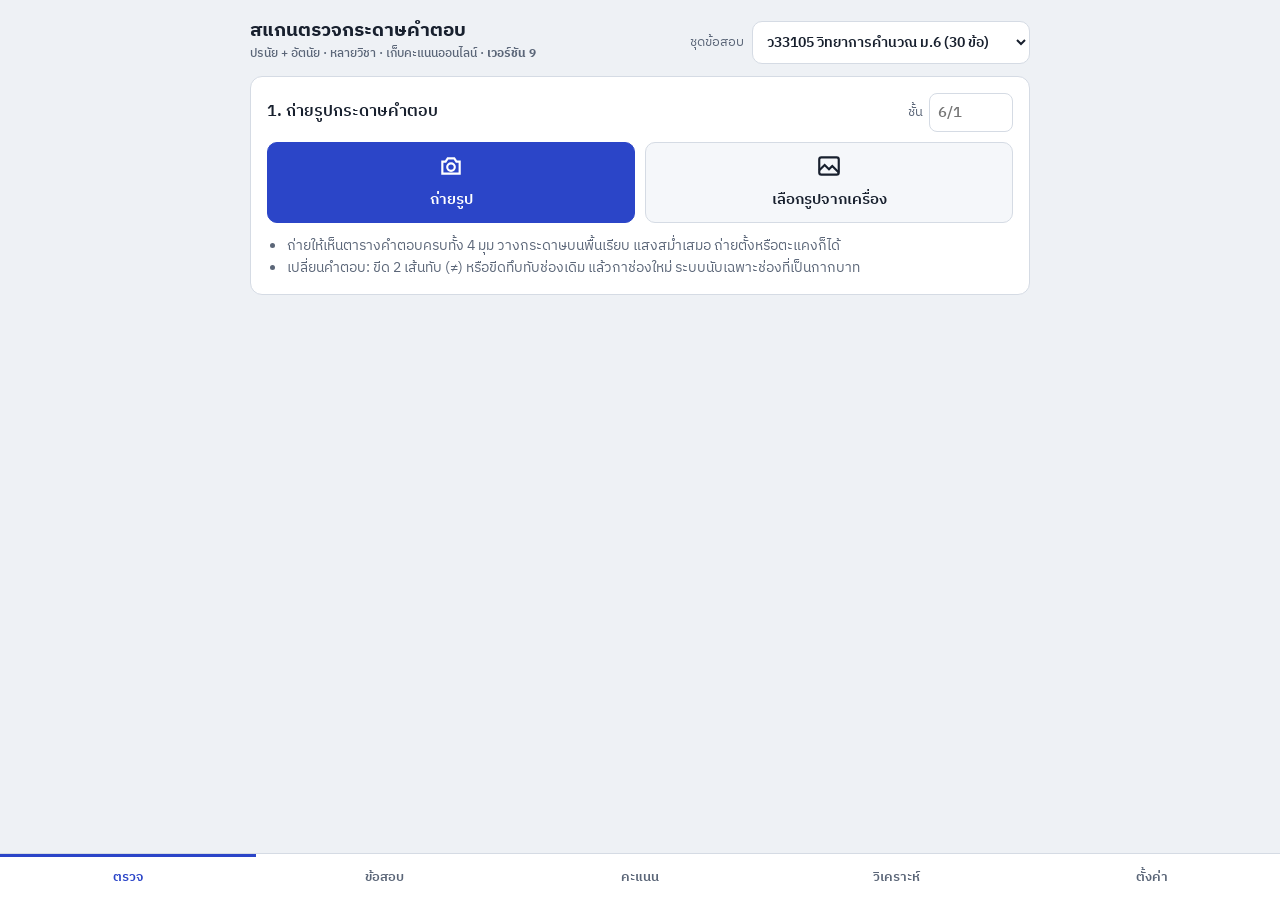
<file: omr-v33105.html>
<!doctype html>
<html lang="th">
<head>
<meta charset="utf-8">
<meta name="viewport" content="width=device-width,initial-scale=1,viewport-fit=cover">
<title>สแกนตรวจ ว33105</title>
<link rel="preconnect" href="https://fonts.googleapis.com">
<link rel="preconnect" href="https://fonts.gstatic.com" crossorigin>
<link rel="stylesheet" href="https://fonts.googleapis.com/css2?family=IBM+Plex+Sans+Thai:wght@400;500;600;700&family=IBM+Plex+Mono:wght@500;600&display=swap">
<style>
body{margin:0}
:root{
  --bg:#EEF1F5; --surface:#FFFFFF; --surface2:#F5F7FA; --line:#D5DBE4;
  --text:#18202E; --muted:#5B6678; --ink:#2B45C8; --ink-soft:#E3E8FB; --on-ink:#FFFFFF;
  --ok:#17875A; --ok-soft:#DDF3E8; --bad:#C93A34; --bad-soft:#FBE3E1;
  --warn:#B7791F; --warn-soft:#FBF0DA; --grid:#E6EAF0;
  --font:"IBM Plex Sans Thai",system-ui,sans-serif; --mono:"IBM Plex Mono",ui-monospace,monospace;
}
@media (prefers-color-scheme: dark){:root:not([data-theme="light"]){
  color-scheme:dark;--bg:#10141C;--surface:#181E29;--surface2:#1F2633;--line:#2C3545;
  --text:#E6EAF2;--muted:#95A0B3;--ink:#8FA2FF;--ink-soft:#243056;--on-ink:#0E1330;
  --ok:#4CC98E;--ok-soft:#173A2A;--bad:#FF7A72;--bad-soft:#44201F;--warn:#E8B45A;--warn-soft:#3D2F16;--grid:#262E3C;}}
:root[data-theme="dark"]{
  color-scheme:dark;--bg:#10141C;--surface:#181E29;--surface2:#1F2633;--line:#2C3545;
  --text:#E6EAF2;--muted:#95A0B3;--ink:#8FA2FF;--ink-soft:#243056;--on-ink:#0E1330;
  --ok:#4CC98E;--ok-soft:#173A2A;--bad:#FF7A72;--bad-soft:#44201F;--warn:#E8B45A;--warn-soft:#3D2F16;--grid:#262E3C;}
*{box-sizing:border-box}
[hidden]{display:none!important}
body{background:var(--bg);color:var(--text);font-family:var(--font);font-size:15px;line-height:1.55;padding-inline:16px;padding-block:0 96px}
.wrap{max-width:780px;margin:0 auto}
header{display:flex;align-items:flex-end;justify-content:space-between;gap:10px;padding-block:16px 12px;flex-wrap:wrap}
h1{font-size:19px;margin:0;font-weight:700;text-wrap:balance}
h1 small{display:block;font-size:12px;font-weight:500;color:var(--muted)}
h2{font-size:16px;margin:0 0 10px;font-weight:600}
h3{font-size:14px;margin:14px 0 6px;font-weight:600}
.tabs{position:fixed;left:0;right:0;bottom:0;display:flex;background:var(--surface);border-top:1px solid var(--line);padding-bottom:env(safe-area-inset-bottom,0px);z-index:10}
.tabs button{flex:1;border:0;background:none;padding:12px 2px;font:600 13px var(--font);color:var(--muted);cursor:pointer}
.tabs button[aria-selected="true"]{color:var(--ink);box-shadow:inset 0 3px 0 var(--ink)}
section.panel{display:flex;flex-direction:column;gap:14px}
.card{background:var(--surface);border:1px solid var(--line);border-radius:12px;padding:16px}
.btn{display:inline-flex;align-items:center;justify-content:center;gap:8px;border:1px solid var(--line);background:var(--surface2);color:var(--text);font:600 14px var(--font);padding:10px 14px;border-radius:10px;cursor:pointer;text-decoration:none}
.btn.primary{background:var(--ink);border-color:var(--ink);color:var(--on-ink)}
.btn.sm{padding:6px 10px;font-size:13px}
.btn.danger{color:var(--bad)}
.btn:disabled{opacity:.5;cursor:default}
.btn:focus-visible,.chip:focus-visible,input:focus-visible,select:focus-visible,textarea:focus-visible{outline:3px solid var(--ink);outline-offset:2px}
.row{display:flex;gap:10px;flex-wrap:wrap;align-items:center}
.between{justify-content:space-between}
.grow{flex:1 1 150px}
.shoot{display:grid;grid-template-columns:1fr 1fr;gap:10px}
.shoot .pick{position:relative;overflow:hidden;min-height:80px;flex-direction:column;font-size:15px}
.shoot .pick svg{width:26px;height:26px}
.shoot .pick input{position:absolute;inset:0;width:100%;height:100%;opacity:0;cursor:pointer;font-size:100px}
.shoot .pick:focus-within{outline:3px solid var(--ink);outline-offset:2px}
.muted{color:var(--muted);font-size:13px}
canvas{display:block;max-width:100%;border-radius:8px;touch-action:none}
.score{display:grid;grid-template-columns:repeat(3,1fr);gap:8px;text-align:center}
.score div{background:var(--surface2);border-radius:10px;padding:10px 4px}
.score b{display:block;font:600 26px var(--mono);font-variant-numeric:tabular-nums}
.score span{font-size:12px;color:var(--muted)}
.score .total{background:var(--ink-soft)}
.score .total b{color:var(--ink)}
.answers{display:grid;grid-template-columns:repeat(auto-fit,minmax(176px,1fr));gap:4px 16px}
.q{display:flex;align-items:center;gap:4px;padding:3px 4px;border-radius:8px}
.q .n{width:26px;font:600 13px var(--mono);color:var(--muted);text-align:right;margin-right:4px;flex:none}
.q.ok{background:var(--ok-soft)} .q.bad{background:var(--bad-soft)} .q.warn{background:var(--warn-soft)}
.chip{width:30px;height:30px;border-radius:7px;border:1px solid var(--line);background:var(--surface);color:var(--text);font:600 14px var(--font);cursor:pointer;padding:0;flex:none}
.chip.sel{background:var(--ink);border-color:var(--ink);color:var(--on-ink)}
.chip.key{box-shadow:inset 0 0 0 2px var(--ok)}
.chip.cxl{text-decoration:line-through double;color:var(--bad)}
.q .mark{width:18px;text-align:center;font-weight:700}
.q.ok .mark{color:var(--ok)} .q.bad .mark{color:var(--bad)} .q.warn .mark{color:var(--warn)}
.legend{display:flex;gap:12px;flex-wrap:wrap;font-size:12px;color:var(--muted)}
.legend i{display:inline-block;width:12px;height:12px;border-radius:3px;vertical-align:-1px;margin-right:4px}
.field{display:flex;flex-direction:column;gap:4px;font-size:13px;color:var(--muted)}
.field input,.field select,select.inp,input.inp{font:500 15px var(--font);padding:9px 10px;border-radius:8px;border:1px solid var(--line);background:var(--surface);color:var(--text);width:100%}
textarea{width:100%;font:14px var(--font);border-radius:8px;border:1px solid var(--line);background:var(--surface2);color:var(--text);padding:10px}
textarea.code{font:12px var(--mono)}
.rubric{display:flex;flex-direction:column;gap:2px}
.rubric label{display:flex;gap:10px;align-items:flex-start;padding:5px 4px;border-radius:6px;cursor:pointer}
.rubric input[type=checkbox]{width:18px;height:18px;margin-top:3px;accent-color:var(--ok);flex:none}
.sub{display:flex;justify-content:space-between;align-items:baseline;gap:10px;margin:10px 0 4px}
.sub b{font-family:var(--mono);white-space:nowrap}
details summary{cursor:pointer;font-weight:600}
.tablewrap{overflow-x:auto}
table{border-collapse:collapse;width:100%;font-size:14px}
th,td{padding:7px 6px;border-bottom:1px solid var(--line);text-align:left;white-space:nowrap}
th{font-size:12px;color:var(--muted);font-weight:600}
td.num,th.num{text-align:right;font-family:var(--mono);font-variant-numeric:tabular-nums}
.del{border:0;background:none;color:var(--bad);cursor:pointer;font:600 13px var(--font)}
.toast{position:fixed;left:50%;bottom:78px;transform:translateX(-50%);background:var(--text);color:var(--bg);padding:10px 16px;border-radius:10px;font-weight:600;z-index:30;max-width:90vw}
.pill{display:inline-block;padding:2px 10px;border-radius:99px;font-size:12px;font-weight:600;white-space:nowrap}
.pill.warn{background:var(--warn-soft);color:var(--warn)}
.pill.ok{background:var(--ok-soft);color:var(--ok)}
.pill.bad{background:var(--bad-soft);color:var(--bad)}
.pill.info{background:var(--ink-soft);color:var(--ink)}
.steps{margin:0;padding-left:20px;color:var(--muted);font-size:14px}
.examsel{display:flex;gap:8px;align-items:center;flex:1 1 220px;max-width:340px}
.examsel select{font:600 14px var(--font);padding:8px 10px;border-radius:10px;border:1px solid var(--line);background:var(--surface);color:var(--text);width:100%}
.tiles{display:grid;grid-template-columns:repeat(auto-fit,minmax(110px,1fr));gap:8px}
.tiles div{background:var(--surface2);border-radius:10px;padding:10px 12px}
.tiles b{display:block;font:600 22px var(--mono);font-variant-numeric:tabular-nums}
.tiles span{font-size:12px;color:var(--muted)}
.hist svg{width:100%;height:auto;display:block}
.hist .bar{fill:var(--ink)}
.hist .bar:hover{opacity:.8}
.hist text{fill:var(--muted);font:12px var(--mono)}
.hist .gl{stroke:var(--grid)}
.pbar{position:relative;width:70px;height:8px;border-radius:4px;background:var(--grid);display:inline-block;vertical-align:middle;margin-right:6px}
.pbar i{position:absolute;left:0;top:0;bottom:0;border-radius:4px;background:var(--ink)}
.opt{display:inline-block;min-width:34px;text-align:center;font:12px var(--mono);padding:1px 4px;border-radius:5px;margin-right:2px;background:var(--surface2)}
.opt.k{background:var(--ok-soft);color:var(--ok);font-weight:700}
pre.code{background:var(--surface2);border:1px solid var(--line);border-radius:8px;padding:10px;font:11px/1.45 var(--mono);max-height:260px;overflow:auto;white-space:pre}
ol.howto{margin:6px 0 0;padding-left:20px;font-size:14px}
ol.howto li{margin-bottom:4px}
.sync{font-size:12px}
/* printable sheet */
#printView{position:fixed;inset:0;background:#8A93A3;z-index:40;overflow:auto;padding:12px}
#printView .ptool{position:sticky;top:0;display:flex;gap:8px;flex-wrap:wrap;justify-content:center;padding:8px;z-index:2}
#printView .paper{background:#fff;margin:0 auto;box-shadow:0 4px 24px rgba(0,0,0,.25);width:210mm;max-width:100%}
#printView .paper svg{display:block;width:100%;height:auto}
@media print{
  @page{size:A4;margin:0}
  body{padding:0;background:#fff}
  body>*:not(#printView){display:none!important}
  #printView{position:static;background:#fff;padding:0;overflow:visible}
  #printView .ptool{display:none}
  #printView .paper{box-shadow:none;width:210mm;max-width:none}
}
@media (prefers-reduced-motion:reduce){*{transition:none!important;scroll-behavior:auto!important}}
</style>

</head>
<body>
<div class="wrap">
<header>
  <h1>สแกนตรวจกระดาษคำตอบ<small>ปรนัย + อัตนัย · หลายวิชา · เก็บคะแนนออนไลน์ · <b>เวอร์ชัน 9</b></small></h1>
  <label class="examsel" for="examSel"><span class="muted" style="white-space:nowrap">ชุดข้อสอบ</span><select id="examSel"></select></label>
</header>

<!-- ============ ตรวจ ============ -->
<section class="panel" id="p-scan">
  <div class="card">
    <div class="row between" style="margin-bottom:10px">
      <h2 style="margin:0">1. ถ่ายรูปกระดาษคำตอบ</h2>
      <label class="row" for="roomIn" style="gap:6px"><span class="muted">ชั้น</span><input class="inp" id="roomIn" style="width:84px;padding:6px 8px" placeholder="6/1"></label>
    </div>
    <div class="shoot">
      <div class="btn primary pick">
        <svg viewBox="0 0 24 24" fill="none" stroke="currentColor" stroke-width="2"><path d="M4 8h3l2-3h6l2 3h3v11H4z"/><circle cx="12" cy="13" r="3.5"/></svg>
        ถ่ายรูป
        <input type="file" id="camIn" accept="image/*" capture="environment" aria-label="ถ่ายรูป">
      </div>
      <div class="btn pick">
        <svg viewBox="0 0 24 24" fill="none" stroke="currentColor" stroke-width="2"><rect x="3" y="4" width="18" height="16" rx="2"/><path d="m3 16 5-5 4 4 3-3 6 6"/></svg>
        เลือกรูปจากเครื่อง
        <input type="file" id="fileIn" accept="image/*" aria-label="เลือกรูปจากเครื่อง">
      </div>
    </div>
    <p id="loadMsg" class="pill ok" style="margin:10px 0 0" hidden>กำลังอ่านรูป...</p>
    <ul class="steps" style="margin-top:12px">
      <li>ถ่ายให้เห็นตารางคำตอบครบทั้ง 4 มุม วางกระดาษบนพื้นเรียบ แสงสม่ำเสมอ ถ่ายตั้งหรือตะแคงก็ได้</li>
      <li>เปลี่ยนคำตอบ: ขีด 2 เส้นทับ (≠) หรือขีดทึบทับช่องเดิม แล้วกาช่องใหม่ ระบบนับเฉพาะช่องที่เป็นกากบาท</li>
      <li id="stripHint">กระดาษที่พิมพ์จากแอปมีช่องกาเลขที่ ระบบอ่านเลขที่และเติมชื่อจากรายชื่อให้เอง</li>
    </ul>
  </div>

  <div class="card" id="adjustCard" hidden>
    <div class="row between" style="margin-bottom:8px">
      <h2 style="margin:0">2. ตรวจตำแหน่งตาราง</h2>
      <div class="row"><span id="detectPill" class="pill ok">พบตาราง</span><button class="btn sm" id="rotBtn">หมุน 90°</button></div>
    </div>
    <div id="stage"><canvas id="srcCv"></canvas></div>
    <p class="muted" style="margin:8px 0 0">แถบสีเขียวต้องอยู่ที่แถวหัว "ข้อ ก ข ค ง" และเลข 1 อยู่ที่ข้อ 1 ถ้าไม่ตรงให้กด "หมุน 90°" · ลากจุดมุมทั้ง 4 ให้ตรงมุมนอกของตาราง ระบบจะอ่านใหม่ทันที</p>
  </div>

  <div class="card" id="resultCard" hidden>
    <h2>3. ผลการตรวจ</h2>
    <div class="score">
      <div><b id="s1">0</b><span>ตอนที่ 1 / <span id="s1max">30</span></span></div>
      <div><b id="s2">0</b><span>ตอนที่ 2 / <span id="s2max">0</span></span></div>
      <div class="total"><b id="st">0</b><span>รวม / <span id="stmax">30</span></span></div>
    </div>
    <p id="warnMsg" class="muted" style="margin:10px 0 0" hidden></p>
    <div class="legend" style="margin:12px 0 8px">
      <span><i style="background:var(--ok-soft)"></i>ถูก</span>
      <span><i style="background:var(--bad-soft)"></i>ผิด</span>
      <span><i style="background:var(--warn-soft)"></i>ควรดูอีกที</span>
      <span><i style="box-shadow:inset 0 0 0 2px var(--ok)"></i>เฉลย</span>
      <span><b style="color:var(--bad);text-decoration:line-through double">ข</b> ขีดฆ่า (ไม่นับ)</span>
    </div>
    <p class="muted" style="margin:0 0 8px">แตะตัวเลือกเพื่อแก้คำตอบที่ระบบอ่านผิด</p>
    <div class="answers" id="ansGrid"></div>
    <details style="margin-top:14px">
      <summary>ดูภาพตารางที่ระบบอ่าน</summary>
      <canvas id="warpCv" style="margin-top:10px;max-width:520px;width:100%"></canvas>
    </details>
  </div>

  <div class="card" id="part2Card" hidden>
    <h2>4. ตอนที่ 2 (ติ๊กประเด็นที่ตอบถูก หรือใส่คะแนน)</h2>
    <div id="part2Box"></div>
  </div>

  <div class="card" id="saveCard" hidden>
    <h2>5. บันทึกคะแนน</h2>
    <div class="row">
      <label class="field" style="width:90px" for="stRoom">ชั้น<input id="stRoom" placeholder="6/1"></label>
      <label class="field" style="width:80px" for="stNo">เลขที่<input id="stNo" inputmode="numeric" placeholder="1"></label>
      <label class="field grow" for="stName">ชื่อ-นามสกุล<input id="stName" autocomplete="off" placeholder="พิมพ์ชื่อ หรือเติมจากรายชื่อ"></label>
    </div>
    <p class="muted" id="noMsg" style="margin:8px 0 0" hidden></p>
    <div class="row" style="margin-top:12px">
      <button class="btn primary grow" id="saveBtn">บันทึกและตรวจคนถัดไป</button>
    </div>
  </div>
</section>

<!-- ============ ข้อสอบ ============ -->
<section class="panel" id="p-key" hidden>
  <div class="card">
    <div class="row between" style="margin-bottom:10px">
      <h2 style="margin:0">ชุดข้อสอบ</h2>
      <div class="row">
        <button class="btn sm" id="newExam">+ สร้างชุดใหม่</button>
        <button class="btn sm" id="dupExam">ทำสำเนา</button>
        <button class="btn sm danger" id="delExam">ลบ</button>
      </div>
    </div>
    <div id="delExamConfirm" class="row" style="margin-bottom:10px" hidden><span class="muted">ลบชุดนี้ (คะแนนที่บันทึกแล้วยังอยู่)?</span><button class="btn sm danger" id="delExamYes">ลบเลย</button><button class="btn sm" id="delExamNo">ยกเลิก</button></div>
    <div class="row">
      <label class="field grow" for="exName">ชื่อชุด / วิชา<input id="exName"></label>
      <label class="field" style="width:110px" for="exCode">รหัสวิชา<input id="exCode"></label>
    </div>
    <div class="row" style="margin-top:10px">
      <label class="field grow" for="exLayout">แบบกระดาษคำตอบ
        <select id="exLayout"><option value="gen">กระดาษพิมพ์จากแอป (มีช่องเลขที่)</option><option value="legacy">กระดาษเดิม ว33105 (30 ข้อ ก–ง)</option></select></label>
      <label class="field" style="width:90px" for="exN">จำนวนข้อ<input id="exN" type="number" min="1" max="80" inputmode="numeric"></label>
      <label class="field" style="width:100px" for="exO">ตัวเลือก<select id="exO"><option value="4">ก–ง</option><option value="5">ก–จ</option></select></label>
    </div>
    <div class="row" style="margin-top:12px">
      <button class="btn primary" id="printBtn">พิมพ์กระดาษคำตอบ</button>
      <span class="muted" id="layoutNote"></span>
    </div>
  </div>

  <div class="card">
    <div class="row between" style="margin-bottom:8px">
      <h2 style="margin:0">เฉลยตอนที่ 1</h2>
      <span class="muted" id="keyCount"></span>
    </div>
    <div class="row" style="margin-bottom:10px">
      <input class="inp grow" id="keyQuick" placeholder="พิมพ์เฉลยต่อกัน เช่น กขขคงข... หรือ 1234..." autocomplete="off">
      <button class="btn sm" id="keyApply">ใส่เฉลย</button>
    </div>
    <div class="answers" id="keyGrid"></div>
  </div>

  <div class="card">
    <h2>ตอนที่ 2 (อัตนัย)</h2>
    <p class="muted" style="margin:0 0 8px">บรรทัดที่ขึ้นต้นด้วย # คือหัวข้อคำถาม บรรทัดถัดไปคือประเด็นที่ให้คะแนน (ประเด็นละ 1 คะแนน) ถ้าให้คะแนนเองให้เขียน = คะแนนเต็ม ท้ายหัวข้อ เช่น <code># ข้อ 3 เรียงความ = 10</code> · เว้นว่างถ้าไม่มีตอนที่ 2</p>
    <textarea id="exPart2" rows="10"></textarea>
    <p class="muted" id="p2Sum" style="margin:6px 0 0"></p>
  </div>
</section>

<!-- ============ คะแนน ============ -->
<section class="panel" id="p-res" hidden>
  <div class="card">
    <div class="row between" style="margin-bottom:10px">
      <h2 style="margin:0">คะแนน <span class="muted" id="resCount"></span></h2>
      <div class="row">
        <select class="inp" id="resRoom" style="width:auto;padding:6px 8px"></select>
        <button class="btn sm" id="syncBtn">ซิงก์ออนไลน์</button>
        <button class="btn sm" id="copyBtn">คัดลอกไป Excel</button>
      </div>
    </div>
    <p class="muted sync" id="syncMsg" style="margin:0 0 8px"></p>
    <div class="tablewrap"><table id="resTable"></table></div>
    <p class="muted" id="resEmpty">ยังไม่มีคะแนนของชุดนี้ สแกนกระดาษแล้วกด "บันทึก" คะแนนจะมาอยู่ที่นี่</p>
    <textarea id="copyArea" rows="6" hidden readonly class="code"></textarea>
    <p class="muted" style="margin:10px 0 0">คะแนนคำนวณใหม่ตามเฉลยล่าสุดทุกครั้ง ถ้าแก้เฉลยภายหลังไม่ต้องสแกนใหม่</p>
  </div>
</section>

<!-- ============ วิเคราะห์ ============ -->
<section class="panel" id="p-ana" hidden>
  <div class="card">
    <div class="row between" style="margin-bottom:10px">
      <h2 style="margin:0">วิเคราะห์ข้อสอบ</h2>
      <div class="row">
        <select class="inp" id="anaRoom" style="width:auto;padding:6px 8px"></select>
        <button class="btn sm" id="anaCopy">คัดลอกผลวิเคราะห์</button>
      </div>
    </div>
    <p class="muted" id="anaEmpty">ต้องมีคะแนนอย่างน้อย 2 คนจึงวิเคราะห์ได้</p>
    <div id="anaBody" hidden>
      <div class="tiles" id="anaTiles"></div>
      <h3>การกระจายคะแนนตอนที่ 1</h3>
      <div class="hist" id="anaHist"></div>
      <h3>รายข้อ</h3>
      <p class="muted" style="margin:0 0 6px">p = ความยาก (สัดส่วนคนตอบถูก) · r = อำนาจจำแนก (กลุ่มสูง 27% − กลุ่มต่ำ 27%) · เกณฑ์ใช้ได้: p 0.20–0.80 และ r ≥ 0.20</p>
      <div class="tablewrap"><table id="anaTable"></table></div>
    </div>
  </div>
</section>

<!-- ============ ตั้งค่า ============ -->
<section class="panel" id="p-set" hidden>
  <div class="card">
    <h2>เก็บคะแนนออนไลน์ (Google Sheets)</h2>
    <label class="field" for="gasUrl">URL เว็บแอป Apps Script<input id="gasUrl" placeholder="https://script.google.com/macros/s/.../exec" autocomplete="off"></label>
    <div class="row" style="margin-top:10px">
      <button class="btn sm primary" id="gasSave">บันทึกและทดสอบ</button>
      <button class="btn sm" id="pullExams">ดึงชุดข้อสอบจากออนไลน์</button>
      <button class="btn sm" id="pullRoster">ดึงรายชื่อนักเรียน</button>
    </div>
    <p class="muted sync" id="gasMsg" style="margin:8px 0 0"></p>
    <details style="margin-top:12px">
      <summary>วิธีตั้งค่า (ทำครั้งเดียว)</summary>
      <ol class="howto">
        <li>สร้าง Google Sheet ใหม่ แล้วไปที่ <b>ส่วนขยาย → Apps Script</b></li>
        <li>ลบโค้ดเดิม แล้ววางโค้ดด้านล่าง กดบันทึก</li>
        <li>กด <b>ทำให้ใช้งานได้ → การทำให้ใช้งานได้รายการใหม่</b> เลือกประเภท <b>เว็บแอป</b></li>
        <li>ดำเนินการในฐานะ: <b>ฉัน</b> · ผู้มีสิทธิ์เข้าถึง: <b>ทุกคน</b> แล้วกดทำให้ใช้งานได้ อนุญาตสิทธิ์</li>
        <li>คัดลอก URL ที่ลงท้ายด้วย <code>/exec</code> มาวางด้านบน แล้วกด "บันทึกและทดสอบ"</li>
        <li>ใส่รายชื่อนักเรียนในแผ่นงาน <b>รายชื่อ</b> (ชั้น, เลขที่, ชื่อ-นามสกุล) แล้วกด "ดึงรายชื่อนักเรียน"</li>
      </ol>
      <p class="muted">ครูคนอื่นใช้ URL เดียวกันเพื่อช่วยตรวจและเก็บคะแนนรวมที่เดียวได้ เก็บ URL ไว้เฉพาะคนที่ไว้ใจ เพราะใครมี URL ก็บันทึกคะแนนได้</p>
      <div class="row between" style="margin-top:8px"><b style="font-size:13px">Code.gs</b><button class="btn sm" id="copyGas">คัดลอกโค้ด</button></div>
      <pre class="code" id="gasCodeView"></pre>
    </details>
  </div>
  <div class="card">
    <h2>รายชื่อนักเรียน</h2>
    <p class="muted" style="margin:0 0 8px">ใช้เติมชื่อตามชั้นและเลขที่ วางจาก Excel ได้ บรรทัดละคน: ชั้น [Tab] เลขที่ [Tab] ชื่อ-นามสกุล</p>
    <textarea id="rosterTxt" rows="8" class="code" placeholder="6/1	1	นายตัวอย่าง ใจดี"></textarea>
    <div class="row" style="margin-top:8px"><button class="btn sm primary" id="rosterSave">บันทึกรายชื่อ</button><span class="muted" id="rosterMsg"></span></div>
  </div>
  <div class="card">
    <h2>ข้อมูลในเครื่อง</h2>
    <p class="muted" style="margin:0 0 8px">คะแนนทุกชุดเก็บในเบราว์เซอร์นี้ด้วย ถ้าล้างจะลบเฉพาะในเครื่อง ไม่ลบใน Google Sheets</p>
    <button class="btn sm danger" id="clearAll">ล้างคะแนนในเครื่อง</button>
    <span id="clearConfirm" hidden> <span class="muted">แน่ใจไหม?</span> <button class="btn sm danger" id="clearYes">ลบเลย</button> <button class="btn sm" id="clearNo">ยกเลิก</button></span>
  </div>
</section>
</div>

<nav class="tabs" role="tablist">
  <button role="tab" data-p="p-scan" aria-selected="true">ตรวจ</button>
  <button role="tab" data-p="p-key" aria-selected="false">ข้อสอบ</button>
  <button role="tab" data-p="p-res" aria-selected="false">คะแนน</button>
  <button role="tab" data-p="p-ana" aria-selected="false">วิเคราะห์</button>
  <button role="tab" data-p="p-set" aria-selected="false">ตั้งค่า</button>
</nav>
<div class="toast" id="toast" hidden></div>
<div id="printView" hidden>
  <div class="ptool"><button class="btn primary" id="doPrint">พิมพ์</button><button class="btn" id="closePrint">ปิด</button></div>
  <div class="paper" id="paper"></div>
</div>
<script type="text/plain" id="gasCode">/**
 * OMR Scan API — เก็บคะแนนจากแอปสแกนตรวจกระดาษคำตอบลง Google Sheets
 * วิธีติดตั้ง: ส่วนขยาย > Apps Script > วางโค้ดนี้ > ทำให้ใช้งานได้ > เว็บแอป
 *   ดำเนินการในฐานะ: ฉัน · ผู้มีสิทธิ์เข้าถึง: ทุกคน
 */
const SS = SpreadsheetApp.getActiveSpreadsheet();
const RHEAD = ['เวลา', 'รหัสชุด', 'ชื่อชุด', 'ชั้น', 'เลขที่', 'ชื่อ-นามสกุล', 'ตอนที่1', 'ตอนที่2', 'รวม', 'คำตอบ', 'ผู้ตรวจ'];
const XHEAD = ['รหัส', 'ชื่อชุด', 'ข้อมูล (JSON)', 'อัปเดต'];
const LHEAD = ['ชั้น', 'เลขที่', 'ชื่อ-นามสกุล'];

function doGet() { return out({ ok: true, msg: 'OMR API พร้อมใช้งาน' }); }

function doPost(e) {
  const d = JSON.parse(e.postData.contents);
  const lock = LockService.getScriptLock();
  lock.waitLock(20000);
  try {
    switch (d.action) {
      case 'ping': sheet('คะแนน', RHEAD); sheet('รายชื่อ', LHEAD); return out({ ok: true });
      case 'save': return out(saveResult(d.rec));
      case 'list': return out({ ok: true, rows: listResults(d.exam) });
      case 'del': return out(delResult(d.exam, d.room, d.no));
      case 'roster': return out({ ok: true, rows: getRoster() });
      case 'saveExam': return out(saveExam(d.exam));
      case 'exams': return out({ ok: true, exams: getExams() });
    }
    return out({ ok: false, error: 'unknown action' });
  } catch (err) {
    return out({ ok: false, error: String(err) });
  } finally {
    lock.releaseLock();
  }
}

function out(o) {
  return ContentService.createTextOutput(JSON.stringify(o)).setMimeType(ContentService.MimeType.JSON);
}
function sheet(name, head) {
  let s = SS.getSheetByName(name);
  if (!s) {
    s = SS.insertSheet(name);
    s.appendRow(head);
    s.setFrozenRows(1);
    s.getRange(1, 1, 1, head.length).setFontWeight('bold').setBackground('#E3E8FB');
  }
  return s;
}
const txt = v => "'" + String(v == null ? '' : v);

function saveResult(r) {
  const s = sheet('คะแนน', RHEAD);
  const v = s.getDataRange().getDisplayValues();
  const row = [new Date(), r.exam, r.examName, txt(r.room), txt(r.no), r.name, r.s1, r.s2, r.total, txt(r.ans), r.by || ''];
  if (String(r.no) !== '') {
    for (let i = 1; i < v.length; i++) {
      if (v[i][1] == r.exam && v[i][3] == String(r.room) && v[i][4] == String(r.no)) {
        s.getRange(i + 1, 1, 1, row.length).setValues([row]);
        return { ok: true, updated: true };
      }
    }
  }
  s.appendRow(row);
  return { ok: true };
}
function listResults(exam) {
  const v = sheet('คะแนน', RHEAD).getDataRange().getDisplayValues();
  const rows = [];
  for (let i = 1; i < v.length; i++) {
    if (v[i][1] != exam) continue;
    rows.push({ t: v[i][0], exam: v[i][1], examName: v[i][2], room: v[i][3], no: v[i][4], name: v[i][5],
      s1: +v[i][6] || 0, s2: +v[i][7] || 0, total: +v[i][8] || 0, ans: v[i][9] });
  }
  return rows;
}
function delResult(exam, room, no) {
  const s = sheet('คะแนน', RHEAD);
  const v = s.getDataRange().getDisplayValues();
  for (let i = v.length - 1; i >= 1; i--) {
    if (v[i][1] == exam && v[i][3] == String(room) && v[i][4] == String(no)) s.deleteRow(i + 1);
  }
  return { ok: true };
}
function getRoster() {
  const v = sheet('รายชื่อ', LHEAD).getDataRange().getDisplayValues();
  return v.slice(1).filter(r => r[0] && r[1]).map(r => ({ room: r[0], no: r[1], name: r[2] }));
}
function saveExam(ex) {
  const s = sheet('ชุดข้อสอบ', XHEAD);
  const v = s.getDataRange().getDisplayValues();
  const row = [ex.id, ex.name, JSON.stringify(ex), new Date()];
  for (let i = 1; i < v.length; i++) {
    if (v[i][0] == ex.id) { s.getRange(i + 1, 1, 1, 4).setValues([row]); return { ok: true, updated: true }; }
  }
  s.appendRow(row);
  return { ok: true };
}
function getExams() {
  const v = sheet('ชุดข้อสอบ', XHEAD).getDataRange().getDisplayValues();
  return v.slice(1).map(r => { try { return JSON.parse(r[2]); } catch (e) { return null; } }).filter(Boolean);
}
</script>

<script>
(()=>{
const $=id=>document.getElementById(id);
const store={get(k,d){try{const v=localStorage.getItem(k);return v?JSON.parse(v):d}catch(e){return d}},set(k,v){try{localStorage.setItem(k,JSON.stringify(v))}catch(e){}}};
const esc=s=>String(s==null?'':s).replace(/[&<>"]/g,c=>({'&':'&amp;','<':'&lt;','>':'&gt;','"':'&quot;'}[c]));
const LET=['ก','ข','ค','ง','จ'];
function toast(t){const el=$('toast');el.textContent=t;el.hidden=false;clearTimeout(toast.t);toast.t=setTimeout(()=>el.hidden=true,2400)}

/* ---------------- data ---------------- */
const P2_V33105=`# ข้อ 1 หลักการคุ้มครองข้อมูลส่วนบุคคล OECD 8 ประการ
หลักข้อจำกัดในการเก็บรวบรวมข้อมูล (Collection Limitation)
หลักคุณภาพของข้อมูล (Data Quality)
หลักการกำหนดวัตถุประสงค์ (Purpose Specification)
หลักข้อจำกัดในการนำไปใช้ (Use Limitation)
หลักการรักษาความมั่นคงปลอดภัย (Security Safeguards)
หลักการเปิดเผยข้อมูล (Openness)
หลักการมีส่วนร่วมของบุคคล (Individual Participation)
หลักความรับผิดชอบ (Accountability)
# ข้อ 2 จริยธรรม PAPA 4 ประเด็น
ความเป็นส่วนตัว (Privacy)
ความถูกต้อง (Accuracy)
ความเป็นเจ้าของ (Property)
การเข้าถึงข้อมูล (Accessibility)`;
const KEY_V33105=[0,1,1,2,3,1,0,2,1,2,2,2,0,1,2, 0,0,1,1,1,1,1,1,1,2,0,1,1,1,1];
function defaultExams(){
  const oldKey=store.get('omr.key',null);
  return [{id:'v33105',name:'วิทยาการคำนวณ ม.6',code:'ว33105',nQ:30,O:4,layout:'legacy',key:Array.isArray(oldKey)&&oldKey.length===30?oldKey:KEY_V33105.slice(),part2:P2_V33105}];
}
let exams=store.get('omr2.exams',null)||defaultExams();
let activeId=store.get('omr2.active',exams[0].id);
let results=store.get('omr2.results',null);
if(!results){ // migrate v8 results
  results=(store.get('omr.results',[])||[]).map(r=>({exam:'v33105',examName:'วิทยาการคำนวณ ม.6',room:r.room||'',no:r.no||'',name:r.name||'',ans:r.ans||'',s1:r.s1||0,s2:r.s2||0,total:r.total||0,t:r.t||Date.now(),synced:false}));
}
let settings=store.get('omr2.settings',{gasUrl:'',room:'',roster:[]});
const saveAll=()=>{store.set('omr2.exams',exams);store.set('omr2.active',activeId);store.set('omr2.results',results);store.set('omr2.settings',settings)};
saveAll();
const ex=()=>exams.find(e=>e.id===activeId)||exams[0];
const keyLetter=(e,i)=>e.key[i]>=0?LET[e.key[i]]:'';
function parsePart2(txt){
  const qs=[];let cur=null;
  String(txt||'').split('\n').forEach(l=>{l=l.trim();if(!l)return;
    if(l[0]==='#'){const t=l.slice(1).trim(),m=t.match(/^(.*?)\s*=\s*(\d+(?:\.\d+)?)\s*$/);cur={title:m?m[1]:t,max:m?+m[2]:0,items:[]};qs.push(cur)}
    else if(cur)cur.items.push(l)});
  qs.forEach(q=>{q.manual=!q.items.length;if(!q.manual)q.max=q.items.length});
  return qs;
}
const p2Max=e=>parsePart2(e.part2).reduce((s,q)=>s+q.max,0);
function scoreAns(e,ans){let s=0;for(let i=0;i<e.nQ;i++){const c=ans[i];if(c&&c!=='-'&&LET.indexOf(c)===e.key[i])s++}return s}
const recKey=r=>r.exam+'|'+r.room+'|'+r.no;

/* ---------------- tabs & exam selector ---------------- */
document.querySelectorAll('.tabs button').forEach(b=>b.onclick=()=>{
  document.querySelectorAll('.tabs button').forEach(x=>x.setAttribute('aria-selected',x===b));
  document.querySelectorAll('section.panel').forEach(s=>s.hidden=s.id!==b.dataset.p);
  if(b.dataset.p==='p-res')renderResults();
  if(b.dataset.p==='p-ana')renderAnalysis();
  if(b.dataset.p==='p-key')renderExamEditor();
  window.scrollTo(0,0);
});
function renderExamSel(){
  $('examSel').innerHTML=exams.map(e=>`<option value="${esc(e.id)}"${e.id===activeId?' selected':''}>${esc(e.code?e.code+' ':'')}${esc(e.name)} (${e.nQ} ข้อ)</option>`).join('');
}
$('examSel').onchange=e=>{activeId=e.target.value;saveAll();onExamChange()};
function onExamChange(){
  resetScan();renderExamSel();renderExamEditor();
  if(!$('p-res').hidden)renderResults();
  if(!$('p-ana').hidden)renderAnalysis();
}

/* ---------------- exam editor ---------------- */
function renderExamEditor(){
  const e=ex();
  $('exName').value=e.name;$('exCode').value=e.code||'';$('exLayout').value=e.layout;
  $('exN').value=e.nQ;$('exO').value=e.O;$('exPart2').value=e.part2||'';
  const leg=e.layout==='legacy';$('exN').disabled=leg;$('exO').disabled=leg;
  $('printBtn').hidden=leg;
  $('layoutNote').textContent=leg?'ใช้กระดาษคำตอบเดิมจากไฟล์ Word (30 ข้อ ก–ง ไม่มีช่องเลขที่)':'พิมพ์ A4 แล้วถ่ายเอกสารแจกนักเรียน';
  renderKeyGrid();updateP2Sum();
}
function renderKeyGrid(){
  const e=ex(),g=$('keyGrid');g.innerHTML='';
  for(let i=0;i<e.nQ;i++){
    const r=document.createElement('div');r.className='q';r.innerHTML=`<span class="n">${i+1}</span>`;
    for(let j=0;j<e.O;j++){const c=document.createElement('button');c.className='chip'+(e.key[i]===j?' sel':'');c.textContent=LET[j];
      c.onclick=()=>{e.key[i]=j;commitExam();renderKeyGrid()};r.appendChild(c)}
    g.appendChild(r);
  }
  const done=e.key.slice(0,e.nQ).filter(k=>k>=0).length;
  $('keyCount').textContent=`ใส่แล้ว ${done}/${e.nQ} ข้อ`;
}
function updateP2Sum(){const qs=parsePart2(ex().part2);$('p2Sum').textContent=qs.length?`ตอนที่ 2 มี ${qs.length} ข้อ คะแนนเต็ม ${p2Max(ex())}`:'ไม่มีตอนที่ 2'}
let pushTimer=0;
function commitExam(){saveAll();renderExamSel();clearTimeout(pushTimer);if(settings.gasUrl)pushTimer=setTimeout(()=>gas('saveExam',{exam:ex()}).catch(()=>{}),1500)}
$('exName').oninput=e=>{ex().name=e.target.value;commitExam()};
$('exCode').oninput=e=>{ex().code=e.target.value;commitExam()};
$('exPart2').oninput=e=>{ex().part2=e.target.value;commitExam();updateP2Sum()};
$('exLayout').onchange=e=>{const x=ex();x.layout=e.target.value;if(x.layout==='legacy'){x.nQ=30;x.O=4;fitKey(x)}commitExam();renderExamEditor();resetScan()};
$('exN').onchange=e=>{const x=ex();x.nQ=Math.max(1,Math.min(80,parseInt(e.target.value,10)||1));fitKey(x);commitExam();renderExamEditor();resetScan()};
$('exO').onchange=e=>{const x=ex();x.O=+e.target.value;x.key=x.key.map(k=>k>=x.O?-1:k);commitExam();renderExamEditor();resetScan()};
function fitKey(x){while(x.key.length<x.nQ)x.key.push(-1);x.key.length=x.nQ}
$('keyApply').onclick=()=>{
  const x=ex();const s=$('keyQuick').value.replace(/\s+/g,'');let i=0;
  for(const ch of s){if(i>=x.nQ)break;let k=LET.indexOf(ch);if(k<0&&/[1-5]/.test(ch))k=+ch-1;if(k<0&&/[a-eA-E]/.test(ch))k=ch.toLowerCase().charCodeAt(0)-97;if(k>=0&&k<x.O){x.key[i++]=k}}
  commitExam();renderKeyGrid();toast(`ใส่เฉลย ${i} ข้อ`);
};
const newId=()=>'x'+Date.now().toString(36);
$('newExam').onclick=()=>{const x={id:newId(),name:'ชุดข้อสอบใหม่',code:'',nQ:30,O:4,layout:'gen',key:new Array(30).fill(-1),part2:''};exams.push(x);activeId=x.id;commitExam();onExamChange();$('exName').focus();$('exName').select()};
$('dupExam').onclick=()=>{const x={...JSON.parse(JSON.stringify(ex())),id:newId()};x.name+=' (สำเนา)';exams.push(x);activeId=x.id;commitExam();onExamChange()};
$('delExam').onclick=()=>{if(exams.length<2){toast('ต้องมีอย่างน้อย 1 ชุด');return}$('delExamConfirm').hidden=false};
$('delExamNo').onclick=()=>$('delExamConfirm').hidden=true;
$('delExamYes').onclick=()=>{exams=exams.filter(x=>x.id!==activeId);activeId=exams[0].id;$('delExamConfirm').hidden=true;saveAll();onExamChange();toast('ลบชุดข้อสอบแล้ว')};

/* ---------------- layout geometry ---------------- */
// table geometry in "units" (1 unit = width of one answer column)
function layoutOf(e){
  if(e.layout==='legacy')return mkLayout(2,15,4,false,0.675,30);
  const B=Math.max(2,Math.min(4,Math.ceil(e.nQ/20))),R=Math.ceil(e.nQ/B);
  return mkLayout(B,R,e.O,true,0.7,e.nQ);
}
function mkLayout(B,R,O,strip,rowH,nQ){
  const Wt=B*(1+O),sH=0.8,dw=Math.min(1,(Wt-2.6)/10),Lw=Wt-10*dw,y0=strip?2*sH:0,Ht=y0+(R+1)*rowH;
  return {B,R,O,strip,rowH,nQ,Wt,Ht,sH,dw,Lw,y0};
}
const qPos=(L,q)=>({b:Math.floor(q/L.R),r:q%L.R});

/* ======================================================
   Image processing (no external library)
   ====================================================== */
let L=null,U=80,WW=800,WH=864,RECT=null,E=null;
let img=null,sw=0,sh=0,gray=null,quad=null,warpGray=null,warpBin=null,gX=null,gY=null,gSX=null,gSY=null;
let answers=[],flags=[],cancelled=[],noRead=null,p2State=[];
function setWarp(){
  L=layoutOf(ex());U=Math.min(80,1500/L.Wt,1700/L.Ht);WW=Math.round(L.Wt*U);WH=Math.round(L.Ht*U);RECT=[[0,0],[WW,0],[WW,WH],[0,WH]];
  E={ax:[],ay:[],sx:[],sy:[]};
  for(let i=0;i<=L.Wt;i++)E.ax.push(i*U);
  for(let j=0;j<=L.R+1;j++)E.ay.push((L.y0+j*L.rowH)*U);
  if(L.strip){E.sy=[0,L.sH*U,2*L.sH*U];E.sx=[0];for(let k=0;k<=10;k++)E.sx.push((L.Lw+k*L.dw)*U)}
}
function loadFile(f){
  if(!f)return;
  const e=ex();if(e.key.slice(0,e.nQ).some(k=>k<0))toast('ชุดนี้ยังใส่เฉลยไม่ครบ');
  $('loadMsg').hidden=false;
  const url=URL.createObjectURL(f);const im=new Image();
  im.onload=()=>{setTimeout(()=>{processImage(im);URL.revokeObjectURL(url);$('loadMsg').hidden=true},30)};
  im.onerror=()=>{$('loadMsg').hidden=true;toast('เปิดรูปไม่ได้ ลองถ่ายใหม่ หรือเลือกไฟล์ JPG')};
  im.src=url;
}
['camIn','fileIn'].forEach(id=>$(id).addEventListener('change',e=>{loadFile(e.target.files&&e.target.files[0]);setTimeout(()=>e.target.value='',0)}));

function processImage(im){
  setWarp();
  const max=L.Wt>12?1800:1400,s=Math.min(1,max/Math.max(im.naturalWidth,im.naturalHeight));
  sw=Math.round(im.naturalWidth*s);sh=Math.round(im.naturalHeight*s);
  const c=document.createElement('canvas');c.width=sw;c.height=sh;
  const cx=c.getContext('2d');cx.drawImage(im,0,0,sw,sh);
  img=c;const d=cx.getImageData(0,0,sw,sh).data;
  gray=new Float32Array(sw*sh);
  for(let i=0,p=0;i<gray.length;i++,p+=4)gray[i]=0.299*d[p]+0.587*d[p+1]+0.114*d[p+2];
  const found=detectTable();
  if(found)autoOrient();
  uprightImage();
  $('detectPill').className='pill '+(found?'ok':'warn');
  $('detectPill').textContent=found?'พบตาราง':'หาตารางไม่เจอ ลากมุมเอง';
  ['adjustCard','resultCard','saveCard'].forEach(id=>$(id).hidden=false);
  const qs=parsePart2(ex().part2);$('part2Card').hidden=!qs.length;
  p2State=qs.map(q=>q.manual?0:new Array(q.items.length).fill(false));renderPart2();
  $('stRoom').value=$('roomIn').value.trim();
  drawSrc();readAnswers();
  $('adjustCard').scrollIntoView({behavior:'smooth',block:'start'});
}
function resetScan(){
  ['adjustCard','resultCard','part2Card','saveCard'].forEach(id=>$(id).hidden=true);
  answers=[];flags=[];cancelled=[];noRead=null;img=null;
  const e=ex();$('stripHint').hidden=e.layout==='legacy';
}

// Bradley adaptive threshold -> Uint8Array (1 = ink)
function adaptive(g,w,h,rad,t){
  const I=new Float64Array((w+1)*(h+1));
  for(let y=0;y<h;y++){let rs=0;for(let x=0;x<w;x++){rs+=g[y*w+x];I[(y+1)*(w+1)+x+1]=I[y*(w+1)+x+1]+rs}}
  const b=new Uint8Array(w*h);
  for(let y=0;y<h;y++){const y0=Math.max(0,y-rad),y1=Math.min(h-1,y+rad);
    for(let x=0;x<w;x++){const x0=Math.max(0,x-rad),x1=Math.min(w-1,x+rad);
      const cnt=(x1-x0+1)*(y1-y0+1);
      const sum=I[(y1+1)*(w+1)+x1+1]-I[y0*(w+1)+x1+1]-I[(y1+1)*(w+1)+x0]+I[y0*(w+1)+x0];
      if(g[y*w+x]*cnt<sum*(1-t))b[y*w+x]=1}}
  return b;
}
function detectTable(){
  const rad=Math.round(Math.max(sw,sh)/50);
  const bin=adaptive(gray,sw,sh,rad,0.15);
  const lab=new Int32Array(sw*sh),stack=new Int32Array(sw*sh);
  const comps=[];let id=0;
  for(let i=0;i<bin.length;i++){
    if(!bin[i]||lab[i])continue;id++;let sp=0,n=0,x0=1e9,x1=-1,y0=1e9,y1=-1;stack[sp++]=i;lab[i]=id;
    while(sp){const p=stack[--sp];n++;const x=p%sw,y=(p/sw)|0;
      if(x<x0)x0=x;if(x>x1)x1=x;if(y<y0)y0=y;if(y>y1)y1=y;
      if(x>0&&bin[p-1]&&!lab[p-1]){lab[p-1]=id;stack[sp++]=p-1}
      if(x<sw-1&&bin[p+1]&&!lab[p+1]){lab[p+1]=id;stack[sp++]=p+1}
      if(y>0&&bin[p-sw]&&!lab[p-sw]){lab[p-sw]=id;stack[sp++]=p-sw}
      if(y<sh-1&&bin[p+sw]&&!lab[p+sw]){lab[p+sw]=id;stack[sp++]=p+sw}}
    if(n>200)comps.push({id,n,x0,x1,y0,y1,inner:0});
  }
  // the answer table is the big component with many lines INSIDE its box (a paper edge or shadow has none)
  comps.sort((a,b)=>b.n-a.n);const cand=comps.slice(0,10);const byId=new Map(cand.map(c=>[c.id,c]));
  cand.forEach(c=>{const mx=(c.x1-c.x0)*0.15,my=(c.y1-c.y0)*0.15;c.ix0=c.x0+mx;c.ix1=c.x1-mx;c.iy0=c.y0+my;c.iy1=c.y1-my});
  for(let p=0;p<lab.length;p++){const c=byId.get(lab[p]);if(!c)continue;const x=p%sw,y=(p/sw)|0;if(x>c.ix0&&x<c.ix1&&y>c.iy0&&y<c.iy1)c.inner++}
  let best=-1,bs=0;cand.forEach(c=>{if(c.inner>bs){bs=c.inner;best=c.id}});
  let tl=[0,0,1e9],tr=[0,0,-1e9],bl=[0,0,1e9],br=[0,0,-1e9];
  if(best>0){for(let p=0;p<lab.length;p++){if(lab[p]!==best)continue;const x=p%sw,y=(p/sw)|0;
    if(x+y<tl[2])tl=[x,y,x+y];if(x+y>br[2])br=[x,y,x+y];
    if(x-y>tr[2])tr=[x,y,x-y];if(x-y<bl[2])bl=[x,y,x-y];}}
  const q=[[tl[0],tl[1]],[tr[0],tr[1]],[br[0],br[1]],[bl[0],bl[1]]];
  if(best<0||Math.abs(polyArea(q))<sw*sh*0.04){quad=[[sw*.2,sh*.2],[sw*.8,sh*.2],[sw*.8,sh*.6],[sw*.2,sh*.6]];return false}
  quad=q;return true;
}
function polyArea(q){let a=0;for(let i=0;i<4;i++){const j=(i+1)%4;a+=q[i][0]*q[j][1]-q[j][0]*q[i][1]}return a/2}
function homography(s,d){
  const A=[],B=[];
  for(let i=0;i<4;i++){const[x,y]=s[i],[u,v]=d[i];
    A.push([x,y,1,0,0,0,-u*x,-u*y]);B.push(u);A.push([0,0,0,x,y,1,-v*x,-v*y]);B.push(v)}
  const n=8;for(let i=0;i<n;i++){let m=i;for(let r=i+1;r<n;r++)if(Math.abs(A[r][i])>Math.abs(A[m][i]))m=r;
    [A[i],A[m]]=[A[m],A[i]];[B[i],B[m]]=[B[m],B[i]];
    for(let r=0;r<n;r++){if(r===i)continue;const f=A[r][i]/A[i][i];for(let c=i;c<n;c++)A[r][c]-=f*A[i][c];B[r]-=f*B[i]}}
  const h=B.map((b,i)=>b/A[i][i]);h.push(1);return h;
}
const apply=(h,x,y)=>{const w=h[6]*x+h[7]*y+h[8];return[(h[0]*x+h[1]*y+h[2])/w,(h[3]*x+h[4]*y+h[5])/w]};
const rot=(q,k)=>[0,1,2,3].map(i=>q[(i+k)%4]);

// warp the quad to a flat table; returns how well printed grid lines line up (higher = better)
function doWarp(q){
  const H=homography(RECT,q);
  warpGray=new Float32Array(WW*WH);
  for(let y=0;y<WH;y++)for(let x=0;x<WW;x++){
    const[u,v]=apply(H,x+.5,y+.5);const xi=Math.floor(u),yi=Math.floor(v);
    if(xi<0||yi<0||xi>=sw-1||yi>=sh-1){warpGray[y*WW+x]=255;continue}
    const fx=u-xi,fy=v-yi,p=yi*sw+xi;
    warpGray[y*WW+x]=gray[p]*(1-fx)*(1-fy)+gray[p+1]*fx*(1-fy)+gray[p+sw]*(1-fx)*fy+gray[p+sw+1]*fx*fy;
  }
  warpBin=adaptive(warpGray,WW,WH,Math.max(8,Math.round(U/4)),0.18);
  const ya=Math.round(E.ay[0]),colA=new Float32Array(WW),colS=new Float32Array(WW),rowSum=new Float32Array(WH);
  for(let y=0;y<WH;y++)for(let x=0;x<WW;x++)if(warpBin[y*WW+x]){rowSum[y]++;if(y>=ya)colA[x]++;else colS[x]++}
  gX=refine(colA,E.ax,U,WW);gY=refine(rowSum,E.ay,L.rowH*U,WH);
  if(L.strip){gSX=refine(colS,E.sx,L.dw*U,WW);gSY=refine(rowSum,E.sy,L.sH*U,WH);gSY[2]=gY[0]}
  const at=(sum,i)=>sum[i]+(sum[i-1]||0)+(sum[i+1]||0);
  const fit=(sum,g)=>{let on=0,off=0;for(let i=1;i<g.length-1;i++)on+=at(sum,g[i]);for(let i=0;i<g.length-1;i++)off+=at(sum,Math.round((g[i]+g[i+1])/2));return (on/(g.length-2))/(off/(g.length-1)+1)};
  return fit(colA,gX)+fit(rowSum,gY);
}
function refine(sum,exp,step,len){
  const r=Math.max(2,Math.round(step*0.22));
  return exp.map(e=>{let bi=Math.round(e),bv=-1;
    for(let k=Math.max(1,Math.round(e-r));k<=Math.min(len-2,Math.round(e+r));k++){const v=sum[k]+sum[k-1]+sum[k+1];if(v>bv){bv=v;bi=k}}
    return Math.max(0,Math.min(len-1,bi))});
}
const ansRect=(c,j)=>[gX[c],gX[c+1],gY[j],gY[j+1]];
const digRect=(row,k)=>[gSX[k+1],gSX[k+2],gSY[row],gSY[row+1]];
function inkRect([x0,x1,y0,y1]){let ink=0,n=0;
  for(let y=Math.round(y0+(y1-y0)*.2);y<Math.round(y1-(y1-y0)*.2);y++)for(let x=Math.round(x0+(x1-x0)*.17);x<Math.round(x1-(x1-x0)*.17);x++){n++;ink+=warpBin[y*WW+x]}return n?ink/n:0}
// question-number columns are printed on every row; the last option column mostly isn't
function numberColScore(){let s=0;
  for(let q=0;q<L.nQ;q++){const{b,r}=qPos(L,q),c=b*(1+L.O);s+=(inkRect(ansRect(c,r+1))>0.03)-(inkRect(ansRect(c+L.O,r+1))>0.03)}return s}
function autoOrient(){
  const g0=doWarp(rot(quad,0)),g1=doWarp(rot(quad,1));
  const base=g1>g0*1.08?1:0;
  doWarp(rot(quad,base));const c0=numberColScore();
  doWarp(rot(quad,base+2));const c2=numberColScore();
  quad=rot(quad,c2>c0?base+2:base);
}
function uprightImage(){
  const vx=quad[1][0]-quad[0][0],vy=quad[1][1]-quad[0][1];
  const ang=Math.atan2(vy,vx)*180/Math.PI;
  const turns=ang>45&&ang<=135?3:ang<-45&&ang>=-135?1:Math.abs(ang)>135?2:0;
  for(let t=0;t<turns;t++){
    const c=document.createElement('canvas');c.width=sh;c.height=sw;const cx=c.getContext('2d');
    cx.translate(sh,0);cx.rotate(Math.PI/2);cx.drawImage(img,0,0);
    const g=new Float32Array(sw*sh);
    for(let y=0;y<sh;y++)for(let x=0;x<sw;x++)g[x*sh+(sh-1-y)]=gray[y*sw+x];
    quad=quad.map(([x,y])=>[sh-1-y,x]);
    img=c;gray=g;[sw,sh]=[sh,sw];
  }
}

/* ---- mark classification ---- */
const INK_MIN=0.035;
function lineCov(xa,xb,c,t,xm){let hit=0,n=0;
  for(let x=xa;x<xb;x++){if(x<0||x>=WW)continue;n++;const y=Math.round(c+t*(x-xm));if(y<1||y>=WH-1)continue;const p=y*WW+x;
    if(warpBin[p]||warpBin[p-WW]||warpBin[p+WW])hit++}return n?hit/n:0}
function scribbleFeat([x0,x1,y0,y1]){
  const xa=Math.round(x0+(x1-x0)*0.08),xb=Math.round(x1-(x1-x0)*0.08),ya=Math.round(y0+(y1-y0)*0.1),yb=Math.round(y1-(y1-y0)*0.1);
  let ink=0,minx=1e9,maxx=-1,miny=1e9,maxy=-1;
  for(let y=ya;y<yb;y++)for(let x=xa;x<xb;x++){if(warpBin[y*WW+x]){ink++;if(x<minx)minx=x;if(x>maxx)maxx=x;if(y<miny)miny=y;if(y>maxy)maxy=y}}
  const box=(maxx-minx+1)*(maxy-miny+1);
  return {dens:box>0?ink/box:0,ink};
}
// near-horizontal parallel strike lines drawn across a cell (the "≠" cancel sign)
function strikeCount([x0,x1,y0,y1]){
  const cw=x1-x0,xa=Math.round(x0+cw*0.1),xb=Math.round(x1-cw*0.1);
  const ya=Math.round(y0+(y1-y0)*0.12),yb=Math.round(y1-(y1-y0)*0.12),xm=(xa+xb)/2;
  const cand=[];
  for(let a=-20;a<=20;a+=2){const t=Math.tan(a*Math.PI/180);
    for(let c=ya;c<=yb;c++){const cov=lineCov(xa,xb,c,t,xm);if(cov<0.55)continue;
      const Lc=lineCov(Math.round(xa-cw*0.8),Math.round(xa-cw*0.2),c,t,xm),Rc=lineCov(Math.round(xb+cw*0.2),Math.round(xb+cw*0.8),c,t,xm);
      if(Lc>0.6||Rc>0.6)continue;cand.push({a,c,cov})}}
  cand.sort((p,q)=>q.cov-p.cov);const lines=[];
  for(const l of cand){if(lines.some(K=>Math.abs(K.c-l.c)<5))continue;lines.push(l)}
  if(!lines.length)return 0;const a0=lines[0].a;
  return lines.filter(l=>Math.abs(l.a-a0)<=10).length;
}
// pick the one live mark in a set of cells; returns {pick,flag,cx}
function pickMark(rects,med){
  const vals=rects.map(inkRect);
  const F=vals.map((v,i)=>v>=INK_MIN?{...scribbleFeat(rects[i]),strikes:strikeCount(rects[i])}:null);
  return {vals,F};
}
function decide(vals,F,med){
  const cx=F.map(f=>!!f&&(f.strikes>=2||f.dens>=0.42||(f.dens>=0.36&&f.ink>=1.7*med)));
  const live=vals.map((v,i)=>i).filter(i=>vals[i]>=INK_MIN&&!cx[i]).sort((a,b)=>vals[b]-vals[a]);
  const anyStrike=F.some(f=>f&&f.strikes===1);
  if(!live.length)return {pick:-1,flag:1,cx};
  return {pick:live[0],flag:(live.length>1&&vals[live[1]]>vals[live[0]]*0.6)||(anyStrike&&live.length>1)?1:0,cx};
}
function readAnswers(){
  doWarp(quad);
  const raw=[];
  for(let q=0;q<L.nQ;q++){const{b,r}=qPos(L,q),c0=b*(1+L.O)+1;
    raw.push(pickMark(Array.from({length:L.O},(_,o)=>ansRect(c0+o,r+1))))}
  let digRaw=[];
  if(L.strip)digRaw=[0,1].map(row=>pickMark(Array.from({length:10},(_,k)=>digRect(row,k))));
  const inks=raw.concat(digRaw).flatMap(x=>x.F).filter(Boolean).map(f=>f.ink).sort((a,b)=>a-b);
  const med=inks.length?inks[inks.length>>1]:1;
  answers=[];flags=[];cancelled=[];
  raw.forEach((x,q)=>{const d=decide(x.vals,x.F,med);answers[q]=d.pick;flags[q]=d.flag;cancelled[q]=d.cx});
  noRead=null;
  if(L.strip){
    const [t,o]=digRaw.map(x=>decide(x.vals,x.F,med));
    if(o.pick>=0||t.pick>=0){noRead={no:String((t.pick>0?t.pick*10:0)+(o.pick>=0?o.pick:0)),flag:(t.flag&&t.pick>=0)||o.flag||o.pick<0,t:t.pick,o:o.pick}}
    else noRead={no:'',flag:true,t:-1,o:-1};
    $('stNo').value=noRead.no;fillName(true);
    $('noMsg').hidden=false;
    $('noMsg').innerHTML=noRead.no?`อ่านเลขที่จากกระดาษได้ <b>${esc(noRead.no)}</b>${noRead.flag?' <span class="pill warn">ตรวจซ้ำ</span>':''}`:'<span class="pill warn">อ่านเลขที่ไม่ได้</span> พิมพ์เลขที่เอง';
  }else{$('noMsg').hidden=true}
  renderAnswers();drawWarpOverlay();
}

/* ---------------- answers UI ---------------- */
function renderAnswers(){
  const e=ex(),g=$('ansGrid');g.innerHTML='';
  for(let i=0;i<e.nQ;i++){
    const a=answers[i],ok=a===e.key[i];
    const r=document.createElement('div');r.className='q '+(flags[i]?'warn':ok?'ok':'bad');
    r.innerHTML=`<span class="n">${i+1}</span>`;
    for(let j=0;j<e.O;j++){const c=document.createElement('button');
      c.className='chip'+(a===j?' sel':'')+(e.key[i]===j?' key':'')+(cancelled[i]&&cancelled[i][j]?' cxl':'');c.textContent=LET[j];
      c.onclick=()=>{answers[i]=answers[i]===j?-1:j;flags[i]=0;if(cancelled[i])cancelled[i]=cancelled[i].map(()=>false);renderAnswers();drawWarpOverlay()};r.appendChild(c)}
    const m=document.createElement('span');m.className='mark';m.textContent=flags[i]?'?':ok?'✓':'✗';r.appendChild(m);
    g.appendChild(r);
  }
  updateScore();
}
function renderPart2(){
  const qs=parsePart2(ex().part2),box=$('part2Box');box.innerHTML='';
  qs.forEach((q,qi)=>{
    const head=document.createElement('div');head.className='sub';head.innerHTML=`<span>${esc(q.title)}</span><b id="p2s_${qi}"></b>`;box.appendChild(head);
    if(q.manual){const w=document.createElement('div');w.className='row';
      w.innerHTML=`<input class="inp" type="number" id="p2m_${qi}" min="0" max="${q.max}" step="0.5" inputmode="decimal" style="width:100px" value="${p2State[qi]||0}"><span class="muted">เต็ม ${q.max}</span>`;
      w.querySelector('input').oninput=ev=>{p2State[qi]=Math.max(0,Math.min(q.max,parseFloat(ev.target.value)||0));updateScore()};box.appendChild(w)}
    else{const w=document.createElement('div');w.className='rubric';
      q.items.forEach((it,ii)=>{const l=document.createElement('label');
        l.innerHTML=`<input type="checkbox" id="p2c_${qi}_${ii}" ${p2State[qi][ii]?'checked':''}><span>${esc(it)}</span>`;
        l.querySelector('input').onchange=ev=>{p2State[qi][ii]=ev.target.checked;updateScore()};w.appendChild(l)});
      box.appendChild(w)}
  });
}
const p2Score=()=>parsePart2(ex().part2).reduce((s,q,qi)=>s+(q.manual?(+p2State[qi]||0):(p2State[qi]||[]).filter(Boolean).length),0);
function updateScore(){
  const e=ex();const s1=answers.reduce((s,a,i)=>s+(i<e.nQ&&a===e.key[i]?1:0),0),s2=p2Score(),m2=p2Max(e);
  $('s1').textContent=s1;$('s1max').textContent=e.nQ;$('s2').textContent=s2;$('s2max').textContent=m2;$('st').textContent=s1+s2;$('stmax').textContent=e.nQ+m2;
  parsePart2(e.part2).forEach((q,qi)=>{const el=$('p2s_'+qi);if(el)el.textContent=`${q.manual?(+p2State[qi]||0):(p2State[qi]||[]).filter(Boolean).length}/${q.max}`});
  const nf=flags.filter(Boolean).length;
  $('warnMsg').hidden=!nf;$('warnMsg').innerHTML=nf?`<span class="pill warn">ตรวจซ้ำ ${nf} ข้อ</span> ข้อสีเหลืองอาจกาไม่ชัด ว่าง หรือกาหลายช่อง แตะเลือกคำตอบที่ถูกต้อง`:'';
}

/* ---------------- drawing ---------------- */
const srcCv=$('srcCv');let dispScale=1,drag=-1;
function drawSrc(){
  if(!img)return;
  const W=$('stage').clientWidth||360;dispScale=W/sw;
  const dpr=window.devicePixelRatio||1;
  srcCv.width=Math.round(W*dpr);srcCv.height=Math.round(sh*dispScale*dpr);
  srcCv.style.width=W+'px';srcCv.style.height=(sh*dispScale)+'px';
  const c=srcCv.getContext('2d');c.setTransform(dpr*dispScale,0,0,dpr*dispScale,0,0);
  c.drawImage(img,0,0);
  const H=homography(RECT,quad),seg=(x1,y1,x2,y2)=>{c.beginPath();c.moveTo(...apply(H,x1,y1));c.lineTo(...apply(H,x2,y2));c.stroke()};
  c.strokeStyle='rgba(43,69,200,.85)';c.lineWidth=1.5/dispScale;
  const yA=E.ay[0];
  E.ax.forEach(x=>seg(x,yA,x,WH));E.ay.forEach(y=>seg(0,y,WW,y));
  if(L.strip){E.sy.forEach(y=>seg(0,y,WW,y));E.sx.forEach(x=>seg(x,0,x,yA))}
  const poly=pts=>{c.beginPath();pts.forEach((p,i)=>i?c.lineTo(...p):c.moveTo(...p));c.closePath()};
  poly([apply(H,0,E.ay[0]),apply(H,WW,E.ay[0]),apply(H,WW,E.ay[1]),apply(H,0,E.ay[1])]);c.fillStyle='rgba(23,135,90,.35)';c.fill();
  if(L.strip){poly([apply(H,0,0),apply(H,WW,0),apply(H,WW,E.ay[0]),apply(H,0,E.ay[0])]);c.fillStyle='rgba(183,121,31,.22)';c.fill()}
  const n1=apply(H,U/2,(E.ay[1]+E.ay[2])/2);c.fillStyle='#17875A';c.font=`bold ${20/dispScale}px sans-serif`;c.textAlign='center';c.textBaseline='middle';c.fillText('1',n1[0],n1[1]);
  c.lineWidth=3/dispScale;c.strokeStyle='#2B45C8';poly(quad);c.stroke();
  quad.forEach(p=>{c.beginPath();c.arc(p[0],p[1],12/dispScale,0,7);c.fillStyle='rgba(43,69,200,.35)';c.fill();c.lineWidth=2.5/dispScale;c.strokeStyle='#fff';c.stroke();
    c.beginPath();c.arc(p[0],p[1],3/dispScale,0,7);c.fillStyle='#2B45C8';c.fill()});
}
function ptr(e){const r=srcCv.getBoundingClientRect();return[(e.clientX-r.left)/dispScale,(e.clientY-r.top)/dispScale]}
srcCv.addEventListener('pointerdown',e=>{if(!quad)return;const[x,y]=ptr(e);let bd=1e9;
  quad.forEach((p,i)=>{const d=Math.hypot(p[0]-x,p[1]-y);if(d<bd){bd=d;drag=i}});
  if(bd*dispScale>40){drag=-1;return}srcCv.setPointerCapture(e.pointerId);e.preventDefault()});
srcCv.addEventListener('pointermove',e=>{if(drag<0)return;const[x,y]=ptr(e);quad[drag]=[Math.max(0,Math.min(sw,x)),Math.max(0,Math.min(sh,y))];drawSrc()});
const endDrag=()=>{if(drag<0)return;drag=-1;readAnswers()};
srcCv.addEventListener('pointerup',endDrag);srcCv.addEventListener('pointercancel',endDrag);
$('rotBtn').onclick=()=>{if(!quad)return;quad=rot(quad,1);uprightImage();drawSrc();readAnswers()};
window.addEventListener('resize',()=>{if(img)drawSrc()});

function drawWarpOverlay(){
  if(!warpGray)return;const cv=$('warpCv');cv.width=WW;cv.height=WH;const c=cv.getContext('2d');
  const id=c.createImageData(WW,WH);
  for(let i=0;i<warpGray.length;i++){const v=warpGray[i];id.data[i*4]=id.data[i*4+1]=id.data[i*4+2]=v;id.data[i*4+3]=255}
  c.putImageData(id,0,0);
  const e=ex(),box=(r,pad)=>[r[0]+pad,r[2]+pad,r[1]-r[0]-2*pad,r[3]-r[2]-2*pad];
  for(let q=0;q<L.nQ;q++){
    const{b,r}=qPos(L,q),c0=b*(1+L.O)+1,k=e.key[q];
    if(k>=0){c.strokeStyle='#17875A';c.lineWidth=4;c.strokeRect(...box(ansRect(c0+k,r+1),4))}
    (cancelled[q]||[]).forEach((cx,o)=>{if(!cx)return;c.strokeStyle='rgba(201,58,52,.9)';c.lineWidth=3;c.setLineDash([6,4]);c.strokeRect(...box(ansRect(c0+o,r+1),3));c.setLineDash([])});
    const a=answers[q];if(a<0||a==null)continue;
    c.fillStyle=flags[q]?'rgba(232,160,40,.35)':a===k?'rgba(23,135,90,.28)':'rgba(201,58,52,.35)';
    c.fillRect(...box(ansRect(c0+a,r+1),2));
  }
  if(L.strip&&noRead){[noRead.t,noRead.o].forEach((k,row)=>{if(k<0)return;c.fillStyle='rgba(43,69,200,.3)';c.fillRect(...box(digRect(row,k),2))})}
}

/* ---------------- roster & save ---------------- */
let autoName=false;
function fillName(force){
  const room=$('stRoom').value.trim(),no=$('stNo').value.trim();
  const hit=(settings.roster||[]).find(r=>String(r.room).trim()===room&&String(r.no).trim()===no);
  if(hit&&(force||autoName||!$('stName').value.trim())){$('stName').value=hit.name;autoName=true}
  else if(force&&autoName){$('stName').value='';autoName=false}
}
$('stNo').oninput=()=>fillName(false);$('stRoom').oninput=()=>fillName(false);
$('stName').oninput=()=>{autoName=false};
$('roomIn').value=settings.room||'';
$('roomIn').onchange=e=>{settings.room=e.target.value.trim();saveAll()};

$('saveBtn').onclick=async()=>{
  const e=ex();
  const ans=Array.from({length:e.nQ},(_,i)=>answers[i]>=0?LET[answers[i]]:'-').join('');
  const s1=scoreAns(e,ans),s2=p2Score();
  const rec={exam:e.id,examName:e.name,room:$('stRoom').value.trim(),no:$('stNo').value.trim(),name:$('stName').value.trim(),ans,s1,s2,total:s1+s2,t:Date.now(),synced:false};
  if(rec.no){results=results.filter(r=>recKey(r)!==recKey(rec))}
  results.push(rec);saveAll();
  toast(`บันทึกแล้ว ${rec.name||('เลขที่ '+(rec.no||'-'))} ได้ ${rec.total} คะแนน`);
  if(settings.room!==rec.room&&rec.room){settings.room=rec.room;$('roomIn').value=rec.room;saveAll()}
  $('stName').value='';autoName=false;const n=parseInt(rec.no,10);$('stNo').value=isNaN(n)||e.layout!=='legacy'?'':n+1;
  resetScan();window.scrollTo({top:0,behavior:'smooth'});
  if(settings.gasUrl){try{const r=await gas('save',{rec});if(r.ok){rec.synced=true;saveAll()}}catch(err){toast('ยังส่งขึ้นออนไลน์ไม่ได้ จะลองใหม่ตอนกดซิงก์')}}
};

/* ---------------- online (Apps Script) ---------------- */
async function gas(action,data){
  if(!settings.gasUrl)throw new Error('ยังไม่ได้ตั้ง URL');
  const res=await fetch(settings.gasUrl,{method:'POST',headers:{'Content-Type':'text/plain;charset=utf-8'},body:JSON.stringify({action,...(data||{})}),redirect:'follow'});
  const j=await res.json();if(!j.ok)throw new Error(j.error||'error');return j;
}
$('gasUrl').value=settings.gasUrl||'';
const gasMsg=(t,cls)=>{$('gasMsg').innerHTML=cls?`<span class="pill ${cls}">${t}</span>`:esc(t)};
$('gasSave').onclick=async()=>{
  settings.gasUrl=$('gasUrl').value.trim();saveAll();
  if(!settings.gasUrl){gasMsg('ปิดการเก็บออนไลน์แล้ว');return}
  gasMsg('กำลังทดสอบ...');
  try{await gas('ping');gasMsg('เชื่อมต่อ Google Sheets สำเร็จ','ok');for(const x of exams)await gas('saveExam',{exam:x}).catch(()=>{})}
  catch(err){gasMsg('เชื่อมต่อไม่ได้: ตรวจ URL และสิทธิ์ "ทุกคน" (ใช้ในหน้า Claude ไม่ได้ ต้องเปิดจากเว็บของครู)','bad')}
};
$('pullExams').onclick=async()=>{
  try{const j=await gas('exams');let n=0;
    j.exams.forEach(x=>{if(!x||!x.id)return;const i=exams.findIndex(y=>y.id===x.id);if(i>=0)exams[i]=x;else exams.push(x);n++});
    saveAll();renderExamSel();renderExamEditor();gasMsg(`ดึงชุดข้อสอบ ${n} ชุด`,'ok')}
  catch(err){gasMsg('ดึงไม่ได้: '+err.message,'bad')}
};
$('pullRoster').onclick=async()=>{
  try{const j=await gas('roster');settings.roster=j.rows.map(r=>({room:String(r.room).trim(),no:String(r.no).trim(),name:r.name}));saveAll();renderRoster();gasMsg(`ดึงรายชื่อ ${settings.roster.length} คน`,'ok')}
  catch(err){gasMsg('ดึงไม่ได้: '+err.message,'bad')}
};
$('syncBtn').onclick=async()=>{
  if(!settings.gasUrl){$('syncMsg').textContent='ยังไม่ได้ตั้งค่าออนไลน์ ไปที่แท็บ ตั้งค่า';return}
  const e=ex();$('syncMsg').textContent='กำลังซิงก์...';
  try{
    for(const r of results.filter(r=>r.exam===e.id&&!r.synced)){await gas('save',{rec:r});r.synced=true}
    const j=await gas('list',{exam:e.id});
    const local=results.filter(r=>r.exam===e.id);const map=new Map(local.filter(r=>r.no).map(r=>[recKey(r),r]));
    j.rows.forEach(o=>{const r={...o,exam:e.id,synced:true,t:Date.parse(o.t)||Date.now()};const k=recKey(r);
      if(r.no&&map.has(k))Object.assign(map.get(k),{name:r.name||map.get(k).name,ans:r.ans,s2:r.s2,synced:true});
      else if(!local.some(l=>recKey(l)===k)){results.push(r)}});
    saveAll();renderResults();$('syncMsg').innerHTML=`<span class="pill ok">ซิงก์แล้ว</span> ออนไลน์มี ${j.rows.length} คน`;
  }catch(err){saveAll();$('syncMsg').innerHTML=`<span class="pill bad">ซิงก์ไม่ได้</span> ${esc(err.message)}`}
};

/* ---------------- results ---------------- */
function examRows(roomSel){
  const e=ex();return results.filter(r=>r.exam===e.id&&(!roomSel||r.room===roomSel))
    .map(r=>{const s1=scoreAns(e,r.ans||'');return {...r,s1,total:s1+(+r.s2||0)}})
    .sort((a,b)=>String(a.room).localeCompare(String(b.room),'th')||(parseInt(a.no)||999)-(parseInt(b.no)||999));
}
function roomOptions(sel){const e=ex();const rooms=[...new Set(results.filter(r=>r.exam===e.id).map(r=>r.room).filter(Boolean))].sort();
  const cur=$(sel).value;$(sel).innerHTML='<option value="">ทุกห้อง</option>'+rooms.map(r=>`<option${r===cur?' selected':''}>${esc(r)}</option>`).join('')}
$('resRoom').onchange=()=>renderResults();
function renderResults(){
  roomOptions('resRoom');const e=ex(),rows=examRows($('resRoom').value),m2=p2Max(e),t=$('resTable');
  $('resEmpty').hidden=rows.length>0;$('resCount').textContent=rows.length?`(${rows.length} คน)`:'';
  const pend=results.filter(r=>r.exam===e.id&&!r.synced).length;
  if(!$('syncMsg').textContent||$('syncMsg').dataset.auto)$('syncMsg').dataset.auto=1;
  if($('syncMsg').dataset.auto)$('syncMsg').innerHTML=settings.gasUrl?(pend?`<span class="pill warn">รอส่งขึ้นออนไลน์ ${pend} คน</span>`:'<span class="pill ok">ข้อมูลอยู่บน Google Sheets ครบ</span>'):'คะแนนเก็บในเครื่องนี้ ตั้งค่าเก็บออนไลน์ได้ที่แท็บ ตั้งค่า';
  if(!rows.length){t.innerHTML='';return}
  t.innerHTML=`<tr><th>ชั้น</th><th class="num">เลขที่</th><th>ชื่อ</th><th class="num">ตอน 1/${e.nQ}</th>${m2?`<th class="num">ตอน 2/${m2}</th>`:''}<th class="num">รวม</th><th></th></tr>`+
    rows.map(r=>`<tr><td>${esc(r.room)}</td><td class="num">${esc(r.no)}</td><td>${esc(r.name)}${r.synced?'':' <span class="pill warn" title="ยังไม่ส่งขึ้นออนไลน์">รอส่ง</span>'}</td><td class="num">${r.s1}</td>${m2?`<td class="num">${+r.s2||0}</td>`:''}<td class="num"><b>${r.total}</b></td><td><button class="del" data-k="${esc(recKey(r))}" data-t="${r.t}">ลบ</button></td></tr>`).join('');
  t.querySelectorAll('.del').forEach(b=>b.onclick=async()=>{
    const r=results.find(x=>recKey(x)===b.dataset.k&&String(x.t)===b.dataset.t);if(!r)return;
    results=results.filter(x=>x!==r);saveAll();renderResults();
    if(settings.gasUrl&&r.no)gas('del',{exam:r.exam,room:r.room,no:r.no}).catch(()=>toast('ลบออนไลน์ไม่สำเร็จ'));
  });
}
function copyText(txt){const ta=$('copyArea');ta.value=txt;
  navigator.clipboard.writeText(txt).then(()=>{ta.hidden=true;toast('คัดลอกแล้ว วางใน Excel ได้เลย')})
    .catch(()=>{ta.hidden=false;ta.focus();ta.select();toast('กดค้างที่กล่องข้อความแล้วเลือกคัดลอก')})}
$('copyBtn').onclick=()=>{
  const e=ex(),rows=examRows($('resRoom').value);if(!rows.length){toast('ยังไม่มีคะแนน');return}
  const m2=p2Max(e);
  const head=['ชั้น','เลขที่','ชื่อ-นามสกุล',`ตอนที่1(${e.nQ})`,`ตอนที่2(${m2})`,`รวม(${e.nQ+m2})`].concat(Array.from({length:e.nQ},(_,i)=>'ข้อ'+(i+1)));
  copyText([head.join('\t')].concat(rows.map(r=>[r.room,r.no,r.name,r.s1,+r.s2||0,r.total].concat((r.ans||'').padEnd(e.nQ,'-').split('').slice(0,e.nQ)).join('\t'))).join('\n'));
};

/* ---------------- item analysis ---------------- */
$('anaRoom').onchange=()=>renderAnalysis();
let anaCache=null;
function renderAnalysis(){
  roomOptions('anaRoom');const e=ex(),rows=examRows($('anaRoom').value),n=rows.length;
  $('anaEmpty').hidden=n>=2;$('anaBody').hidden=n<2;anaCache=null;if(n<2)return;
  const k=e.nQ,S=rows.map(r=>r.s1),mean=S.reduce((a,b)=>a+b,0)/n;
  const varp=S.reduce((a,b)=>a+(b-mean)**2,0)/n,sd=Math.sqrt(varp);
  const C=rows.map(r=>Array.from({length:k},(_,i)=>{const c=(r.ans||'')[i];return c&&LET.indexOf(c)===e.key[i]?1:0}));
  const sorted=rows.map((r,i)=>i).sort((a,b)=>S[b]-S[a]);
  const g=n>=8?Math.max(2,Math.round(n*0.27)):Math.floor(n/2),up=sorted.slice(0,g),lo=sorted.slice(n-g);
  let spq=0;const items=[];
  for(let i=0;i<k;i++){
    const p=C.reduce((a,c)=>a+c[i],0)/n;spq+=p*(1-p);
    const pu=up.reduce((a,j)=>a+C[j][i],0)/g,pl=lo.reduce((a,j)=>a+C[j][i],0)/g,r=pu-pl;
    const cnt=new Array(e.O+1).fill(0);rows.forEach(rw=>{const c=(rw.ans||'')[i],x=LET.indexOf(c);if(x>=0&&x<e.O)cnt[x]++;else cnt[e.O]++});
    let verdict,cls;
    if(e.key[i]<0){verdict='ไม่มีเฉลย';cls='warn'}
    else if(r<0){verdict='ตรวจเฉลย/ตัดทิ้ง';cls='bad'}
    else if(p<0.2||p>0.8||r<0.2){verdict='ควรปรับปรุง';cls='warn'}
    else{verdict='ใช้ได้';cls='ok'}
    const notes=[];if(p<0.2)notes.push('ยากมาก');else if(p>0.8)notes.push('ง่ายมาก');
    if(n>=10)for(let o=0;o<e.O;o++)if(o!==e.key[i]&&cnt[o]/n<0.05)notes.push(`ตัวลวง ${LET[o]} ไม่มีคนเลือก`);
    items.push({i,p,r,cnt,verdict,cls,notes});
  }
  const kr20=varp>0&&k>1?(k/(k-1))*(1-spq/varp):NaN;
  const good=items.filter(x=>x.cls==='ok').length;
  $('anaTiles').innerHTML=[
    [n,'จำนวนคน'],[mean.toFixed(2),`ค่าเฉลี่ย (เต็ม ${k})`],[sd.toFixed(2),'ส่วนเบี่ยงเบนมาตรฐาน'],
    [`${Math.max(...S)} / ${Math.min(...S)}`,'สูงสุด / ต่ำสุด'],[isNaN(kr20)?'–':kr20.toFixed(2),'ความเชื่อมั่น KR-20'+(isNaN(kr20)?'':kr20>=0.7?' · ดี':' · ควรปรับปรุง')],[`${good}/${k}`,'ข้อที่ใช้ได้']
  ].map(([v,l])=>`<div><b>${v}</b><span>${l}</span></div>`).join('');
  // histogram of part-1 scores
  const bw=k>30?Math.ceil(k/30):1,nb=Math.floor(k/bw)+1,bins=new Array(nb).fill(0);S.forEach(s=>bins[Math.floor(s/bw)]++);
  const maxB=Math.max(...bins),Wv=420,Hv=150,pl=26,pb=22,pt=8,bwPx=(Wv-pl-4)/nb;
  const yt=Math.max(1,Math.ceil(maxB/4));let svg=`<svg viewBox="0 0 ${Wv} ${Hv}" role="img" aria-label="ฮิสโทแกรมคะแนนตอนที่ 1">`;
  for(let v=0;v<=maxB;v+=yt){const y=Hv-pb-(v/maxB)*(Hv-pb-pt);svg+=`<line class="gl" x1="${pl}" x2="${Wv}" y1="${y}" y2="${y}"/><text x="${pl-6}" y="${y+4}" text-anchor="end">${v}</text>`}
  bins.forEach((c,b)=>{const h=(c/maxB)*(Hv-pb-pt),x=pl+2+b*bwPx;
    if(c)svg+=`<path class="bar" d="M${x+1},${Hv-pb} v${-(h-3)} q0,-3 3,-3 h${Math.max(1,bwPx-8)} q3,0 3,3 v${h-3} z"><title>คะแนน ${b*bw}${bw>1?'–'+(b*bw+bw-1):''}: ${c} คน</title></path>`;
    const step=Math.ceil(nb/15);if(b%step===0)svg+=`<text x="${x+bwPx/2}" y="${Hv-6}" text-anchor="middle">${b*bw}</text>`});
  $('anaHist').innerHTML=svg+'</svg>';
  // item table
  $('anaTable').innerHTML=`<tr><th class="num">ข้อ</th><th>เฉลย</th><th>p</th><th class="num">r</th><th>จำนวนคนเลือก (${LET.slice(0,e.O).join(' ')} ว่าง)</th><th>ผล</th><th>หมายเหตุ</th></tr>`+
    items.map(x=>`<tr><td class="num">${x.i+1}</td><td>${keyLetter(e,x.i)}</td><td><span class="pbar"><i style="width:${(x.p*100).toFixed(0)}%"></i></span><span style="font-family:var(--mono)">${x.p.toFixed(2)}</span></td><td class="num">${x.r.toFixed(2)}</td><td>${x.cnt.map((c,o)=>`<span class="opt${o===e.key[x.i]?' k':''}" title="${o<e.O?LET[o]:'ว่าง'}">${c}</span>`).join('')}</td><td><span class="pill ${x.cls}">${x.verdict}</span></td><td class="muted">${x.notes.join(', ')}</td></tr>`).join('');
  anaCache={e,items,n,mean,sd,kr20};
}
$('anaCopy').onclick=()=>{
  if(!anaCache){toast('ยังไม่มีข้อมูลวิเคราะห์');return}const{e,items,n,mean,sd,kr20}=anaCache;
  const lines=[`ชุด\t${e.code||''} ${e.name}`,`จำนวนคน\t${n}`,`ค่าเฉลี่ย\t${mean.toFixed(2)}`,`SD\t${sd.toFixed(2)}`,`KR-20\t${isNaN(kr20)?'':kr20.toFixed(3)}`,'',
    ['ข้อ','เฉลย','p','r'].concat(LET.slice(0,e.O),['ว่าง','ผล','หมายเหตุ']).join('\t')]
    .concat(items.map(x=>[x.i+1,keyLetter(e,x.i),x.p.toFixed(2),x.r.toFixed(2)].concat(x.cnt,[x.verdict,x.notes.join(', ')]).join('\t')));
  copyText(lines.join('\n'));
};

/* ---------------- printable answer sheet ---------------- */
function sheetGeom(e){
  const Ly=layoutOf(e),qs=parsePart2(e.part2),yT=65;
  let p2Lines=qs.map(q=>q.manual?Math.max(3,Math.min(8,Math.round(q.max/2)+2)):Math.max(2,Math.min(8,q.items.length)));
  const p2H=()=>qs.length?12+p2Lines.reduce((a,l)=>a+7+l*7,0):0;
  let u=Math.min(13,180/Ly.Wt,(297-14-yT-p2H())/Ly.Ht);
  while(u<Math.min(11.5,180/Ly.Wt)&&p2Lines.some(l=>l>2)){p2Lines=p2Lines.map(l=>Math.max(2,l-1));u=Math.min(13,180/Ly.Wt,(297-14-yT-p2H())/Ly.Ht)}
  const tw=Ly.Wt*u,th=Ly.Ht*u,x0=(210-tw)/2;
  return {Ly,qs,yT,p2Lines,u,tw,th,x0};
}
function sheetSVG(e){
  const {Ly,qs,yT,p2Lines,u,th,x0}=sheetGeom(e);
  const F='font-family="IBM Plex Sans Thai,Sarabun,Tahoma,sans-serif"';
  const X=v=>(x0+v*u).toFixed(2),Y=v=>(yT+v*u).toFixed(2);
  let s=`<svg xmlns="http://www.w3.org/2000/svg" viewBox="0 0 210 297" width="210mm" height="297mm" ${F}><rect width="210" height="297" fill="#fff"/>`;
  const t=(x,y,txt,sz,opt='')=>s+=`<text x="${x}" y="${y}" font-size="${sz}" ${/fill=/.test(opt)?'':'fill="#000"'} ${opt}>${esc(txt)}</text>`;
  t(105,17,'กระดาษคำตอบ',6.2,'text-anchor="middle" font-weight="700"');
  t(105,25.5,`${e.code?'วิชา '+e.code+' ':''}${e.name}`,4.4,'text-anchor="middle" font-weight="600"');
  t(15,36,'ชื่อ-นามสกุล ...............................................................................  ชั้น ...............  เลขที่ ...........',4);
  t(15,44,'กากบาท ✕ ลงในช่องคำตอบ · ถ้าเปลี่ยนคำตอบ ให้ขีด = ทับหรือขีดทึบทับช่องเดิม แล้วกาช่องใหม่',3.2,'fill="#333"');
  t(15,49.5,'กาเลขที่ในแถว "หลักสิบ" และ "หลักหน่วย" ด้วย ✕ (เลขที่ 1–9 ให้กา 0 ในหลักสิบ)',3.2,'fill="#333"');
  t(15,yT-9,`ตอนที่ 1 ปรนัย ${e.nQ} ข้อ`,4,'font-weight="700"');
  if(Ly.strip){for(let k=0;k<10;k++)t(X(Ly.Lw+(k+.5)*Ly.dw),(yT-1.6).toFixed(2),String(k),3.4,'text-anchor="middle" font-weight="700"')}
  const ln=(a,b,c,d,w=0.3)=>s+=`<line x1="${a}" y1="${b}" x2="${c}" y2="${d}" stroke="#000" stroke-width="${w}"/>`;
  if(Ly.strip){
    [0,Ly.sH].forEach(y=>ln(X(0),Y(y),X(Ly.Wt),Y(y)));
    for(let k=0;k<=10;k++)ln(X(Ly.Lw+k*Ly.dw),Y(0),X(Ly.Lw+k*Ly.dw),Y(Ly.y0));
    const fs=Math.min(3.6,Ly.sH*u*0.34);
    t(X(0.15),(+Y(Ly.sH*0.5)+fs*0.35).toFixed(2),'เลขที่ หลักสิบ',fs,'font-weight="600"');
    t(X(0.15),(+Y(Ly.sH*1.5)+fs*0.35).toFixed(2),'เลขที่ หลักหน่วย',fs,'font-weight="600"');
  }
  for(let j=0;j<=Ly.R+1;j++)ln(X(0),Y(Ly.y0+j*Ly.rowH),X(Ly.Wt),Y(Ly.y0+j*Ly.rowH));
  for(let i=0;i<=Ly.Wt;i++)ln(X(i),Y(Ly.y0),X(i),Y(Ly.Ht),i%(1+Ly.O)===0?0.45:0.3);
  ln(X(0),Y(0),X(0),Y(Ly.Ht),0.5);ln(X(Ly.Wt),Y(0),X(Ly.Wt),Y(Ly.Ht),0.5);ln(X(0),Y(0),X(Ly.Wt),Y(0),0.5);ln(X(0),Y(Ly.Ht),X(Ly.Wt),Y(Ly.Ht),0.5);
  const fs=Math.min(3.8,Ly.rowH*u*0.45),cy=j=>(+Y(Ly.y0+(j+.5)*Ly.rowH)+fs*0.35).toFixed(2);
  for(let b=0;b<Ly.B;b++){const c0=b*(1+Ly.O);
    t(X(c0+.5),cy(0),'ข้อ',fs,'text-anchor="middle" font-weight="700"');
    for(let o=0;o<Ly.O;o++)t(X(c0+1+o+.5),cy(0),LET[o],fs,'text-anchor="middle" font-weight="700"');
    for(let r=0;r<Ly.R;r++){const q=b*Ly.R+r;if(q<e.nQ)t(X(c0+.5),cy(r+1),q+1+'.',fs,'text-anchor="middle" font-weight="700"')}}
  if(qs.length){let y=yT+th+9;t(15,y,`ตอนที่ 2 อัตนัย ${qs.length} ข้อ`,4,'font-weight="700"');y+=3;
    qs.forEach((q,qi)=>{y+=6;t(15,y,`${q.title}${q.max?` (${q.max} คะแนน)`:''}`,3.6,'font-weight="600"');
      for(let l=0;l<p2Lines[qi];l++){y+=7;s+=`<line x1="15" y1="${y}" x2="195" y2="${y}" stroke="#666" stroke-width="0.25" stroke-dasharray="0.6 1.2"/>`}})}
  return s+'</svg>';
}
$('printBtn').onclick=()=>{const e=ex();if(e.key.length<e.nQ)fitKey(e);$('paper').innerHTML=sheetSVG(e);$('printView').hidden=false};
$('closePrint').onclick=()=>{$('printView').hidden=true};
$('doPrint').onclick=()=>{try{window.print()}catch(err){}setTimeout(()=>toast('ถ้าหน้าต่างพิมพ์ไม่ขึ้น ให้เปิดแอปจากเว็บของครู (GitHub) แล้วพิมพ์อีกครั้ง'),800)};

/* ---------------- settings: roster, code, clear ---------------- */
function renderRoster(){$('rosterTxt').value=(settings.roster||[]).map(r=>[r.room,r.no,r.name].join('\t')).join('\n');$('rosterMsg').textContent=(settings.roster||[]).length?`มี ${settings.roster.length} คน`:''}
$('rosterSave').onclick=()=>{
  settings.roster=$('rosterTxt').value.split('\n').map(l=>l.split(/\t|,|\s{2,}/).map(x=>x.trim())).filter(a=>a.length>=3&&a[0]&&a[1]).map(a=>({room:a[0],no:a[1],name:a.slice(2).join(' ')}));
  saveAll();renderRoster();toast(`บันทึกรายชื่อ ${settings.roster.length} คน`);
};
const gasCode=$('gasCode').textContent.trim();$('gasCodeView').textContent=gasCode;
$('copyGas').onclick=()=>navigator.clipboard.writeText(gasCode).then(()=>toast('คัดลอกโค้ดแล้ว')).catch(()=>{const r=document.createRange();r.selectNodeContents($('gasCodeView'));const s=getSelection();s.removeAllRanges();s.addRange(r);toast('เลือกข้อความไว้แล้ว กดคัดลอก')});
$('clearAll').onclick=()=>{$('clearConfirm').hidden=false};
$('clearNo').onclick=()=>{$('clearConfirm').hidden=true};
$('clearYes').onclick=()=>{results=[];saveAll();$('clearConfirm').hidden=true;toast('ล้างคะแนนในเครื่องแล้ว')};

renderExamSel();renderExamEditor();renderRoster();resetScan();
window.__omr={get answers(){return answers},get flags(){return flags},get quad(){return quad},get noRead(){return noRead},sheetSVG,sheetGeom,layoutOf,setActive:id=>{activeId=id;onExamChange()},addExam:x=>{exams.push(x);activeId=x.id;saveAll();onExamChange()}};
})();
</script>

</body>
</html>
</file>
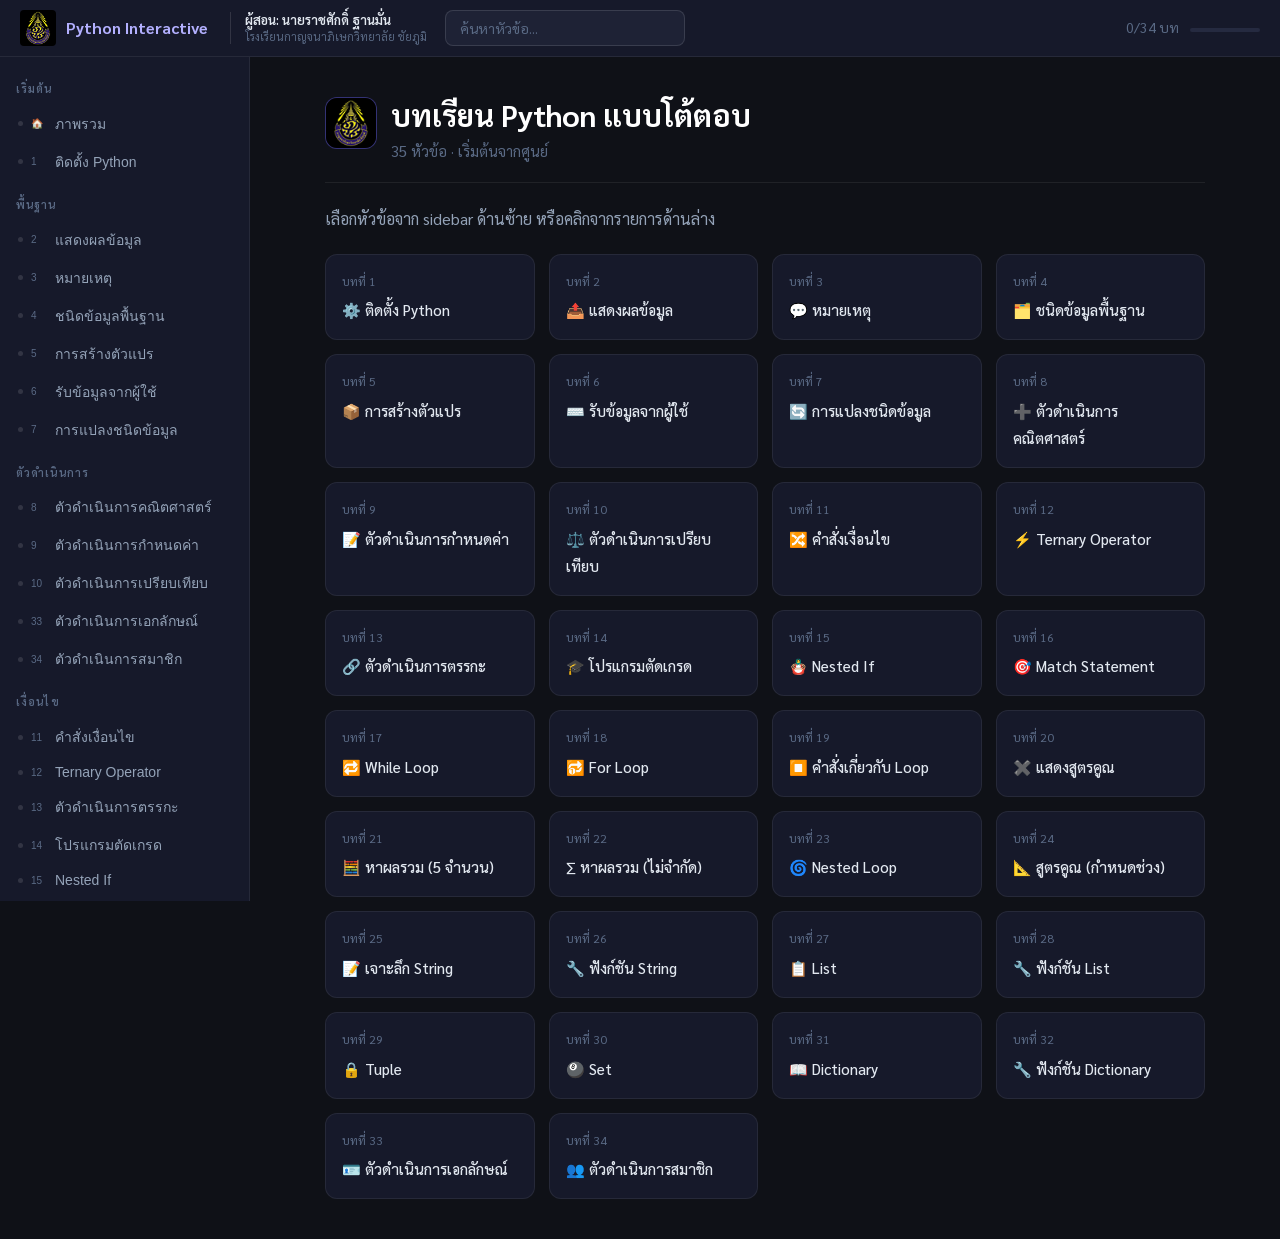
<file: python_interactive.html>
<!DOCTYPE html>
<html lang="th">
<head>
<meta charset="UTF-8">
<meta name="viewport" content="width=device-width, initial-scale=1.0">
<title>เรียน Python แบบโต้ตอบ</title>
<link href="https://fonts.googleapis.com/css2?family=Sarabun:wght@400;500;600;700&family=JetBrains+Mono:wght@400;500&display=swap" rel="stylesheet">
<style>
*,*::before,*::after{box-sizing:border-box;margin:0;padding:0}
:root{
  --bg:#0f1117;--bg2:#16192a;--bg3:#1e2235;--bg4:#252a40;
  --acc:#6c63ff;--acc2:#8b85ff;--acc3:#b3b0ff;
  --grn:#22c55e;--grn2:#4ade80;--amb:#f59e0b;--red:#ef4444;
  --txt:#e2e8f0;--txt2:#94a3b8;--txt3:#5a6a85;
  --bdr:rgba(255,255,255,0.07);--bdr2:rgba(255,255,255,0.12);
  --code:#0d1117;
}
body{font-family:'Sarabun',sans-serif;background:var(--bg);color:var(--txt);font-size:17px;line-height:1.8;min-height:100vh}

/* TOP BAR */
.topbar{background:var(--bg2);border-bottom:1px solid var(--bdr);padding:10px 20px;display:flex;align-items:center;gap:10px;flex-wrap:wrap;position:sticky;top:0;z-index:50}
.logo-txt{font-size:16px;font-weight:700;color:var(--acc3);margin-right:12px;white-space:nowrap}
.instructor-info{display:flex;flex-direction:column;gap:1px;padding-left:14px;margin-right:8px;border-left:1px solid var(--bdr2);line-height:1.3}
.instr-name{font-size:13px;font-weight:600;color:var(--txt)}
.instr-school{font-size:11px;color:var(--txt3)}
.search-wrap{flex:1;min-width:140px;max-width:240px}
.search-wrap input{width:100%;padding:8px 14px;background:var(--bg3);border:1px solid var(--bdr2);border-radius:8px;color:var(--txt);font-size:14px;font-family:'Sarabun',sans-serif;outline:none}
.search-wrap input:focus{border-color:var(--acc)}
.search-wrap input::placeholder{color:var(--txt3)}
.progress-info{font-size:14px;color:var(--txt3);margin-left:auto;white-space:nowrap}
.prog-bar{width:70px;height:4px;background:var(--bg4);border-radius:4px;overflow:hidden;display:inline-block;vertical-align:middle;margin-left:8px}
.prog-fill{height:100%;background:linear-gradient(90deg,var(--acc),var(--grn));border-radius:4px;transition:width .4s}

/* LAYOUT */
.layout{display:flex;min-height:calc(100vh - 56px)}

/* SIDEBAR */
.sidebar{width:250px;min-width:250px;background:var(--bg2);border-right:1px solid var(--bdr);padding:8px 0;overflow-y:auto;position:sticky;top:56px;height:calc(100vh - 56px);align-self:flex-start}
.cat-label{font-size:11px;font-weight:600;text-transform:uppercase;letter-spacing:.1em;color:var(--txt3);padding:14px 16px 6px}
.nav-item{display:flex;align-items:center;gap:8px;padding:8px 16px;cursor:pointer;font-size:14px;color:var(--txt2);transition:all .12s;border:none;background:none;width:100%;text-align:left;border-left:2px solid transparent}
.nav-item:hover{background:var(--bg3);color:var(--txt)}
.nav-item.active{background:rgba(108,99,255,.12);color:var(--acc3);border-left-color:var(--acc)}
.nav-dot{width:5px;height:5px;border-radius:50%;background:var(--bdr2);flex-shrink:0;transition:background .3s}
.nav-item.done .nav-dot{background:var(--grn)}
.nav-num{font-size:10px;color:var(--txt3);min-width:16px}

/* CONTENT */
.content{flex:1;padding:40px;max-width:960px;min-width:0;margin:0 auto}

/* CHAPTER */
.ch-header{display:flex;align-items:flex-start;gap:14px;margin-bottom:22px;padding-bottom:18px;border-bottom:1px solid var(--bdr)}
.ch-num{width:52px;height:52px;border-radius:12px;background:rgba(108,99,255,.15);border:1px solid rgba(108,99,255,.3);display:flex;align-items:center;justify-content:center;font-size:20px;font-weight:700;color:var(--acc2);flex-shrink:0}
.ch-title{font-size:26px;font-weight:700;color:#fff;line-height:1.2}
.ch-sub{font-size:15px;color:var(--txt3);margin-top:4px}
h3{font-size:18px;font-weight:600;color:var(--txt);margin:22px 0 10px;display:flex;align-items:center;gap:8px}
h3::before{content:'';width:3px;height:13px;background:var(--acc);border-radius:2px;flex-shrink:0}
p{color:var(--txt2);margin-bottom:12px;font-size:16px}
code{font-family:'JetBrains Mono',monospace;font-size:13.5px;background:var(--bg3);color:var(--acc3);padding:2px 7px;border-radius:4px}
strong{color:var(--txt);font-weight:600}

/* CODE BLOCK */
.cb{background:var(--code);border:1px solid var(--bdr2);border-radius:10px;overflow:hidden;margin:12px 0}
.cb-hdr{display:flex;align-items:center;justify-content:space-between;padding:7px 14px;background:rgba(255,255,255,.03);border-bottom:1px solid var(--bdr)}
.cb-lang{font-size:11px;font-weight:600;color:var(--acc2);text-transform:uppercase;letter-spacing:.08em;display:flex;align-items:center;gap:5px}
.cb-lang::before{content:'';width:6px;height:6px;border-radius:50%;background:var(--acc)}
.cb-copy{font-size:11px;color:var(--txt3);background:none;border:1px solid var(--bdr2);border-radius:5px;padding:3px 10px;cursor:pointer;font-family:'Sarabun',sans-serif;transition:all .15s}
.cb-copy:hover{border-color:var(--acc);color:var(--acc2)}
.cb-copy.ok{color:var(--grn);border-color:var(--grn)}
pre{padding:18px;overflow-x:auto;font-family:'JetBrains Mono',monospace;font-size:14.5px;line-height:1.75;color:#abb2bf}

/* OUTPUT */
.out{background:rgba(34,197,94,.05);border:1px solid rgba(34,197,94,.2);border-radius:8px;padding:12px 16px;margin:10px 0;font-family:'JetBrains Mono',monospace;font-size:14px;color:var(--grn2);white-space:pre-wrap}
.out-lbl{font-size:10px;font-weight:600;color:var(--grn);text-transform:uppercase;letter-spacing:.08em;margin-bottom:5px;font-family:'Sarabun',sans-serif}

/* CALLOUTS */
.tip,.warn,.note{border-radius:8px;padding:12px 16px;margin:14px 0;font-size:15px;display:flex;gap:10px;align-items:flex-start}
.tip{background:rgba(108,99,255,.08);border:1px solid rgba(108,99,255,.2);color:var(--acc3)}
.warn{background:rgba(245,158,11,.07);border:1px solid rgba(245,158,11,.2);color:#fcd34d}
.note{background:rgba(59,130,246,.07);border:1px solid rgba(59,130,246,.2);color:#93c5fd}

/* TABLES */
.tbl{overflow-x:auto;margin:12px 0}
table{width:100%;border-collapse:collapse;font-size:15px}
th{background:var(--bg3);color:var(--acc3);font-weight:600;padding:10px 14px;text-align:left;font-size:14px}
td{padding:10px 14px;border-top:1px solid var(--bdr);color:var(--txt2)}
tr:hover td{background:rgba(255,255,255,.015)}

/* QUIZ */
.quiz{background:var(--bg2);border:1px solid var(--bdr2);border-radius:12px;overflow:hidden;margin:18px 0}
.quiz-hdr{padding:10px 16px;background:rgba(108,99,255,.08);border-bottom:1px solid rgba(108,99,255,.15);font-size:13px;font-weight:600;color:var(--acc3);display:flex;align-items:center;gap:8px}
.quiz-body{padding:16px}
.quiz-q{font-size:16px;color:var(--txt);margin-bottom:14px;font-weight:500}
.quiz-opts{display:flex;flex-direction:column;gap:7px}
.quiz-opt{padding:11px 16px;background:var(--bg3);border:1px solid var(--bdr2);border-radius:8px;cursor:pointer;font-size:15px;color:var(--txt2);transition:all .15s;text-align:left;width:100%;font-family:'Sarabun',sans-serif}
.quiz-opt:hover{border-color:var(--acc2);color:var(--txt)}
.quiz-opt.correct{background:rgba(34,197,94,.1);border-color:var(--grn);color:var(--grn2)}
.quiz-opt.wrong{background:rgba(239,68,68,.08);border-color:var(--red);color:#fca5a5}
.quiz-opt:disabled{cursor:default}
.quiz-fb{margin-top:10px;padding:8px 12px;border-radius:6px;font-size:13px;display:none}
.quiz-fb.show{display:block}
.quiz-fb.ok{background:rgba(34,197,94,.1);color:var(--grn2);border:1px solid rgba(34,197,94,.2)}
.quiz-fb.bad{background:rgba(239,68,68,.08);color:#fca5a5;border:1px solid rgba(239,68,68,.2)}

/* ── EDITOR ── */
.editor-wrap{background:var(--bg2);border:1px solid var(--bdr2);border-radius:12px;overflow:hidden;margin:20px 0}
.editor-topbar{display:flex;align-items:center;justify-content:space-between;padding:9px 14px;background:rgba(108,99,255,.08);border-bottom:1px solid rgba(108,99,255,.2)}
.editor-label{font-size:14px;font-weight:600;color:var(--acc3)}
.editor-actions{display:flex;gap:7px;align-items:center}
.pyodide-status{font-size:11px;color:var(--txt3);display:flex;align-items:center;gap:5px}
.py-dot{width:6px;height:6px;border-radius:50%;background:var(--amb);flex-shrink:0;transition:background .4s;animation:blink 1.2s ease-in-out infinite}
.py-dot.ready{background:var(--grn);animation:none}
@keyframes blink{0%,100%{opacity:1}50%{opacity:.3}}
.btn-reset{background:none;border:1px solid var(--bdr2);color:var(--txt3);padding:5px 12px;border-radius:6px;cursor:pointer;font-size:12px;font-family:'Sarabun',sans-serif;transition:all .15s}
.btn-reset:hover{border-color:var(--acc);color:var(--acc3)}
.btn-run{background:var(--acc);border:none;color:#fff;padding:6px 16px;border-radius:6px;cursor:pointer;font-size:13px;font-weight:600;font-family:'Sarabun',sans-serif;transition:all .15s}
.btn-run:hover:not(:disabled){background:var(--acc2)}
.btn-run:disabled{opacity:.45;cursor:not-allowed}
.editor-body{display:flex;position:relative}
.line-nums{background:#0a0c14;padding:16px 8px 16px 6px;font-family:'JetBrains Mono',monospace;font-size:14.5px;line-height:1.75;color:var(--txt3);text-align:right;user-select:none;min-width:38px;border-right:1px solid var(--bdr);overflow:hidden;flex-shrink:0}
.code-ta{flex:1;background:var(--code);border:none;outline:none;padding:16px 14px 16px 12px;font-family:'JetBrains Mono',monospace;font-size:14.5px;line-height:1.75;color:#abb2bf;resize:vertical;min-height:120px;caret-color:var(--acc2);tab-size:4;-moz-tab-size:4;white-space:pre;overflow-wrap:normal;overflow-x:auto}
.code-ta::selection{background:rgba(108,99,255,.35)}
.out-area{border-top:1px solid var(--bdr);background:#070a0f}
.out-bar{font-size:10px;font-weight:600;color:var(--txt3);text-transform:uppercase;letter-spacing:.08em;padding:6px 14px;border-bottom:1px solid var(--bdr);display:flex;align-items:center;justify-content:space-between;font-family:'Sarabun',sans-serif}
.clear-btn{background:none;border:none;color:var(--txt3);cursor:pointer;font-size:11px;font-family:'Sarabun',sans-serif;padding:0}
.clear-btn:hover{color:var(--red)}
.run-out{padding:12px 16px;font-family:'JetBrains Mono',monospace;font-size:14px;line-height:1.7;min-height:42px;white-space:pre-wrap;word-break:break-all}
.run-out.idle{color:var(--txt3);font-style:italic}
.run-out.ok{color:var(--grn2)}
.run-out.err{color:#f87171}

/* BOTTOM NAV */
.bn{display:flex;justify-content:space-between;align-items:center;padding:22px 0 0;border-top:1px solid var(--bdr);margin-top:28px;gap:10px}
.btn{display:inline-flex;align-items:center;gap:6px;background:var(--bg2);border:1px solid var(--bdr2);color:var(--txt2);padding:10px 18px;border-radius:8px;cursor:pointer;font-size:15px;font-family:'Sarabun',sans-serif;transition:all .15s}
.btn:hover{border-color:var(--acc);color:var(--acc3)}
.btn.pri{background:var(--acc);border-color:var(--acc);color:#fff}
.btn.pri:hover{background:var(--acc2)}
.btn.inv{opacity:0;pointer-events:none}

/* DONE */
.done-wrap{margin-top:14px;display:flex;justify-content:flex-end}
.btn-done{background:none;border:1px solid var(--bdr2);color:var(--txt3);padding:6px 14px;border-radius:6px;cursor:pointer;font-size:12px;font-family:'Sarabun',sans-serif;transition:all .15s}
.btn-done:hover{border-color:var(--grn);color:var(--grn2)}
.btn-done.marked{border-color:var(--grn);color:var(--grn2)}

/* INDEX */
.idx-grid{display:grid;grid-template-columns:repeat(auto-fill,minmax(200px,1fr));gap:14px;margin-top:20px}
.idx-card{background:var(--bg2);border:1px solid var(--bdr);border-radius:12px;padding:16px;cursor:pointer;transition:all .15s}
.idx-card:hover{border-color:var(--acc);background:var(--bg3)}
.idx-card.done-card{border-color:rgba(34,197,94,.3)}
.idx-num{font-size:12px;color:var(--txt3);margin-bottom:4px}
.idx-name{font-size:15px;font-weight:500;color:var(--txt)}
.idx-tag{font-size:10px;margin-top:5px;color:var(--grn);display:none}
.idx-card.done-card .idx-tag{display:block}

@media(max-width:700px){.sidebar{width:190px;min-width:190px}.content{padding:20px 16px}}
@media(max-width:540px){.sidebar{display:none}.content{padding:16px}.instructor-info{display:none}}
@media(max-width:780px){.search-wrap{display:none}}
</style>
</head>
<body>

<div class="topbar">
  <img src="[data-uri]" alt="โลโก้โรงเรียน" style="height:36px;width:36px;object-fit:contain;border-radius:4px">
  <span class="logo-txt">Python Interactive</span>
  <div class="instructor-info">
    <span class="instr-name">ผู้สอน: นายราชศักดิ์ ฐานมั่น</span>
    <span class="instr-school">โรงเรียนกาญจนาภิเษกวิทยาลัย ชัยภูมิ</span>
  </div>
  <div class="search-wrap"><input type="text" id="searchInput" placeholder="ค้นหาหัวข้อ..." oninput="doSearch(this.value)"></div>
  <div class="progress-info">
    <span id="doneCount">0</span>/34 บท
    <span class="prog-bar"><span class="prog-fill" id="progFill" style="width:0%"></span></span>
  </div>
</div>

<div class="layout">
  <aside class="sidebar" id="sidebar"></aside>
  <main class="content" id="mainContent"></main>
</div>

<script>
var chapters=[
  {id:0,cat:"\u0e40\u0e23\u0e34\u0e48\u0e21\u0e15\u0e49\u0e19",title:"\u0e20\u0e32\u0e1e\u0e23\u0e27\u0e21 Python",sub:"\u0e41\u0e19\u0e30\u0e19\u0e33\u0e20\u0e32\u0e29\u0e32 Python",icon:"\ud83c\udfe0"},
  {id:1,cat:"\u0e40\u0e23\u0e34\u0e48\u0e21\u0e15\u0e49\u0e19",title:"\u0e15\u0e34\u0e14\u0e15\u0e31\u0e49\u0e07 Python",sub:"Setup & Hello World",icon:"\u2699\ufe0f"},
  {id:2,cat:"\u0e1e\u0e37\u0e49\u0e19\u0e10\u0e32\u0e19",title:"\u0e41\u0e2a\u0e14\u0e07\u0e1c\u0e25\u0e02\u0e49\u0e2d\u0e21\u0e39\u0e25",sub:"print() & Output",icon:"\ud83d\udce4"},
  {id:3,cat:"\u0e1e\u0e37\u0e49\u0e19\u0e10\u0e32\u0e19",title:"\u0e2b\u0e21\u0e32\u0e22\u0e40\u0e2b\u0e15\u0e38",sub:"Comment",icon:"\ud83d\udcac"},
  {id:4,cat:"\u0e1e\u0e37\u0e49\u0e19\u0e10\u0e32\u0e19",title:"\u0e0a\u0e19\u0e34\u0e14\u0e02\u0e49\u0e2d\u0e21\u0e39\u0e25\u0e1e\u0e37\u0e49\u0e19\u0e10\u0e32\u0e19",sub:"Data Types",icon:"\ud83d\uddc2\ufe0f"},
  {id:5,cat:"\u0e1e\u0e37\u0e49\u0e19\u0e10\u0e32\u0e19",title:"\u0e01\u0e32\u0e23\u0e2a\u0e23\u0e49\u0e32\u0e07\u0e15\u0e31\u0e27\u0e41\u0e1b\u0e23",sub:"Variable",icon:"\ud83d\udce6"},
  {id:6,cat:"\u0e1e\u0e37\u0e49\u0e19\u0e10\u0e32\u0e19",title:"\u0e23\u0e31\u0e1a\u0e02\u0e49\u0e2d\u0e21\u0e39\u0e25\u0e08\u0e32\u0e01\u0e1c\u0e39\u0e49\u0e43\u0e0a\u0e49",sub:"Input",icon:"\u2328\ufe0f"},
  {id:7,cat:"\u0e1e\u0e37\u0e49\u0e19\u0e10\u0e32\u0e19",title:"\u0e01\u0e32\u0e23\u0e41\u0e1b\u0e25\u0e07\u0e0a\u0e19\u0e34\u0e14\u0e02\u0e49\u0e2d\u0e21\u0e39\u0e25",sub:"Casting",icon:"\ud83d\udd04"},
  {id:8,cat:"\u0e15\u0e31\u0e27\u0e14\u0e33\u0e40\u0e19\u0e34\u0e19\u0e01\u0e32\u0e23",title:"\u0e15\u0e31\u0e27\u0e14\u0e33\u0e40\u0e19\u0e34\u0e19\u0e01\u0e32\u0e23\u0e04\u0e13\u0e34\u0e15\u0e28\u0e32\u0e2a\u0e15\u0e23\u0e4c",sub:"Arithmetic",icon:"\u2795"},
  {id:9,cat:"\u0e15\u0e31\u0e27\u0e14\u0e33\u0e40\u0e19\u0e34\u0e19\u0e01\u0e32\u0e23",title:"\u0e15\u0e31\u0e27\u0e14\u0e33\u0e40\u0e19\u0e34\u0e19\u0e01\u0e32\u0e23\u0e01\u0e33\u0e2b\u0e19\u0e14\u0e04\u0e48\u0e32",sub:"Assignment",icon:"\ud83d\udcdd"},
  {id:10,cat:"\u0e15\u0e31\u0e27\u0e14\u0e33\u0e40\u0e19\u0e34\u0e19\u0e01\u0e32\u0e23",title:"\u0e15\u0e31\u0e27\u0e14\u0e33\u0e40\u0e19\u0e34\u0e19\u0e01\u0e32\u0e23\u0e40\u0e1b\u0e23\u0e35\u0e22\u0e1a\u0e40\u0e17\u0e35\u0e22\u0e1a",sub:"Comparison",icon:"\u2696\ufe0f"},
  {id:11,cat:"\u0e40\u0e07\u0e37\u0e48\u0e2d\u0e19\u0e44\u0e02",title:"\u0e04\u0e33\u0e2a\u0e31\u0e48\u0e07\u0e40\u0e07\u0e37\u0e48\u0e2d\u0e19\u0e44\u0e02",sub:"If...Else",icon:"\ud83d\udd00"},
  {id:12,cat:"\u0e40\u0e07\u0e37\u0e48\u0e2d\u0e19\u0e44\u0e02",title:"Ternary Operator",sub:"\u0e40\u0e07\u0e37\u0e48\u0e2d\u0e19\u0e44\u0e02\u0e41\u0e1a\u0e1a\u0e2a\u0e31\u0e49\u0e19",icon:"\u26a1"},
  {id:13,cat:"\u0e40\u0e07\u0e37\u0e48\u0e2d\u0e19\u0e44\u0e02",title:"\u0e15\u0e31\u0e27\u0e14\u0e33\u0e40\u0e19\u0e34\u0e19\u0e01\u0e32\u0e23\u0e15\u0e23\u0e23\u0e01\u0e30",sub:"Logical",icon:"\ud83d\udd17"},
  {id:14,cat:"\u0e40\u0e07\u0e37\u0e48\u0e2d\u0e19\u0e44\u0e02",title:"\u0e42\u0e1b\u0e23\u0e41\u0e01\u0e23\u0e21\u0e15\u0e31\u0e14\u0e40\u0e01\u0e23\u0e14",sub:"Grade Program",icon:"\ud83c\udf93"},
  {id:15,cat:"\u0e40\u0e07\u0e37\u0e48\u0e2d\u0e19\u0e44\u0e02",title:"Nested If",sub:"\u0e40\u0e07\u0e37\u0e48\u0e2d\u0e19\u0e44\u0e02\u0e0b\u0e49\u0e2d\u0e19",icon:"\ud83e\ude86"},
  {id:16,cat:"\u0e40\u0e07\u0e37\u0e48\u0e2d\u0e19\u0e44\u0e02",title:"Match Statement",sub:"Switch-like",icon:"\ud83c\udfaf"},
  {id:17,cat:"\u0e25\u0e39\u0e1b",title:"While Loop",sub:"\u0e27\u0e19\u0e0b\u0e49\u0e33\u0e15\u0e32\u0e21\u0e40\u0e07\u0e37\u0e48\u0e2d\u0e19\u0e44\u0e02",icon:"\ud83d\udd01"},
  {id:18,cat:"\u0e25\u0e39\u0e1b",title:"For Loop",sub:"\u0e27\u0e19\u0e0b\u0e49\u0e33\u0e15\u0e32\u0e21\u0e25\u0e33\u0e14\u0e31\u0e1a",icon:"\ud83d\udd02"},
  {id:19,cat:"\u0e25\u0e39\u0e1b",title:"\u0e04\u0e33\u0e2a\u0e31\u0e48\u0e07\u0e40\u0e01\u0e35\u0e48\u0e22\u0e27\u0e01\u0e31\u0e1a Loop",sub:"break/continue/pass",icon:"\u23f9\ufe0f"},
  {id:20,cat:"\u0e25\u0e39\u0e1b",title:"\u0e41\u0e2a\u0e14\u0e07\u0e2a\u0e39\u0e15\u0e23\u0e04\u0e39\u0e13",sub:"\u0e15\u0e32\u0e23\u0e32\u0e07\u0e2a\u0e39\u0e15\u0e23\u0e04\u0e39\u0e13",icon:"\u2716\ufe0f"},
  {id:21,cat:"\u0e25\u0e39\u0e1b",title:"\u0e2b\u0e32\u0e1c\u0e25\u0e23\u0e27\u0e21 (5 \u0e08\u0e33\u0e19\u0e27\u0e19)",sub:"Fixed Sum",icon:"\ud83e\uddee"},
  {id:22,cat:"\u0e25\u0e39\u0e1b",title:"\u0e2b\u0e32\u0e1c\u0e25\u0e23\u0e27\u0e21 (\u0e44\u0e21\u0e48\u0e08\u0e33\u0e01\u0e31\u0e14)",sub:"Dynamic Sum",icon:"\u2211"},
  {id:23,cat:"\u0e25\u0e39\u0e1b",title:"Nested Loop",sub:"\u0e25\u0e39\u0e1b\u0e0b\u0e49\u0e2d\u0e19\u0e25\u0e39\u0e1b",icon:"\ud83c\udf00"},
  {id:24,cat:"\u0e25\u0e39\u0e1b",title:"\u0e2a\u0e39\u0e15\u0e23\u0e04\u0e39\u0e13 (\u0e01\u0e33\u0e2b\u0e19\u0e14\u0e0a\u0e48\u0e27\u0e07)",sub:"Range Loop",icon:"\ud83d\udcd0"},
  {id:25,cat:"String",title:"\u0e40\u0e08\u0e32\u0e30\u0e25\u0e36\u0e01 String",sub:"String in-depth",icon:"\ud83d\udcdd"},
  {id:26,cat:"String",title:"\u0e1f\u0e31\u0e07\u0e01\u0e4c\u0e0a\u0e31\u0e19 String",sub:"String Methods",icon:"\ud83d\udd27"},
  {id:27,cat:"\u0e04\u0e2d\u0e25\u0e40\u0e25\u0e01\u0e0a\u0e31\u0e19",title:"List",sub:"\u0e25\u0e34\u0e2a\u0e15\u0e4c",icon:"\ud83d\udccb"},
  {id:28,cat:"\u0e04\u0e2d\u0e25\u0e40\u0e25\u0e01\u0e0a\u0e31\u0e19",title:"\u0e1f\u0e31\u0e07\u0e01\u0e4c\u0e0a\u0e31\u0e19 List",sub:"List Methods",icon:"\ud83d\udd27"},
  {id:29,cat:"\u0e04\u0e2d\u0e25\u0e40\u0e25\u0e01\u0e0a\u0e31\u0e19",title:"Tuple",sub:"\u0e17\u0e39\u0e40\u0e1e\u0e34\u0e25",icon:"\ud83d\udd12"},
  {id:30,cat:"\u0e04\u0e2d\u0e25\u0e40\u0e25\u0e01\u0e0a\u0e31\u0e19",title:"Set",sub:"\u0e40\u0e0b\u0e15",icon:"\ud83c\udfb1"},
  {id:31,cat:"\u0e04\u0e2d\u0e25\u0e40\u0e25\u0e01\u0e0a\u0e31\u0e19",title:"Dictionary",sub:"\u0e1e\u0e08\u0e19\u0e32\u0e19\u0e38\u0e01\u0e23\u0e21",icon:"\ud83d\udcd6"},
  {id:32,cat:"\u0e04\u0e2d\u0e25\u0e40\u0e25\u0e01\u0e0a\u0e31\u0e19",title:"\u0e1f\u0e31\u0e07\u0e01\u0e4c\u0e0a\u0e31\u0e19 Dictionary",sub:"Dict Methods",icon:"\ud83d\udd27"},
  {id:33,cat:"\u0e15\u0e31\u0e27\u0e14\u0e33\u0e40\u0e19\u0e34\u0e19\u0e01\u0e32\u0e23",title:"\u0e15\u0e31\u0e27\u0e14\u0e33\u0e40\u0e19\u0e34\u0e19\u0e01\u0e32\u0e23\u0e40\u0e2d\u0e01\u0e25\u0e31\u0e01\u0e29\u0e13\u0e4c",sub:"Identity",icon:"\ud83e\udeaa"},
  {id:34,cat:"\u0e15\u0e31\u0e27\u0e14\u0e33\u0e40\u0e19\u0e34\u0e19\u0e01\u0e32\u0e23",title:"\u0e15\u0e31\u0e27\u0e14\u0e33\u0e40\u0e19\u0e34\u0e19\u0e01\u0e32\u0e23\u0e2a\u0e21\u0e32\u0e0a\u0e34\u0e01",sub:"Membership",icon:"\ud83d\udc65"},
];
var content={
0:"",
1:"<div class=\"ch-header\"><div class=\"ch-num\">\u2699\ufe0f</div><div><div class=\"ch-title\">\u0e15\u0e34\u0e14\u0e15\u0e31\u0e49\u0e07 Python</div><div class=\"ch-sub\">Setup & First Program</div></div></div><h3>\u0e02\u0e31\u0e49\u0e19\u0e15\u0e2d\u0e19\u0e15\u0e34\u0e14\u0e15\u0e31\u0e49\u0e07</h3><p>1. \u0e44\u0e1b\u0e17\u0e35\u0e48 <strong>python.org/downloads</strong> \u0e41\u0e25\u0e49\u0e27\u0e14\u0e32\u0e27\u0e19\u0e4c\u0e42\u0e2b\u0e25\u0e14\u0e40\u0e27\u0e2d\u0e23\u0e4c\u0e0a\u0e31\u0e19\u0e25\u0e48\u0e32\u0e2a\u0e38\u0e14</p><p>2. \u0e15\u0e34\u0e14\u0e15\u0e31\u0e49\u0e07 \u2014 Windows \u0e43\u0e2b\u0e49\u0e15\u0e34\u0e4a\u0e01 <strong style='color:var(--grn)'>\u2713 Add Python to PATH</strong> \u0e14\u0e49\u0e27\u0e22!</p><p>3. \u0e40\u0e1b\u0e34\u0e14 Terminal \u0e41\u0e25\u0e49\u0e27\u0e1e\u0e34\u0e21\u0e1e\u0e4c:</p><div class=\"cb\"><div class=\"cb-hdr\"><span class=\"cb-lang\">Terminal</span><button class=\"cb-copy\" onclick=\"cpBlock(this)\">\u0e04\u0e31\u0e14\u0e25\u0e2d\u0e01</button></div><pre>python --version</pre></div><h3>\u0e42\u0e1b\u0e23\u0e41\u0e01\u0e23\u0e21\u0e41\u0e23\u0e01</h3><div class=\"cb\"><div class=\"cb-hdr\"><span class=\"cb-lang\">Python</span><button class=\"cb-copy\" onclick=\"cpBlock(this)\">\u0e04\u0e31\u0e14\u0e25\u0e2d\u0e01</button></div><pre>print(\"Hello, World!\")\nprint(\"\u0e2a\u0e27\u0e31\u0e2a\u0e14\u0e35 Python!\")</pre></div><div class=\"out\"><div class=\"out-lbl\">\u0e1c\u0e25\u0e25\u0e31\u0e1e\u0e18\u0e4c</div>Hello, World!\n\u0e2a\u0e27\u0e31\u0e2a\u0e14\u0e35 Python!</div><h3>IDE \u0e17\u0e35\u0e48\u0e41\u0e19\u0e30\u0e19\u0e33</h3><div class=\"tbl\"><table><thead><tr><th>IDE</th><th>\u0e40\u0e2b\u0e21\u0e32\u0e30\u0e01\u0e31\u0e1a</th></tr></thead><tbody><tr><td>VS Code</td><td>\u0e17\u0e31\u0e48\u0e27\u0e44\u0e1b / \u0e1c\u0e39\u0e49\u0e40\u0e23\u0e34\u0e48\u0e21\u0e15\u0e49\u0e19</td></tr><tr><td>PyCharm</td><td>\u0e42\u0e1b\u0e23\u0e40\u0e08\u0e01\u0e15\u0e4c\u0e43\u0e2b\u0e0d\u0e48</td></tr><tr><td>Google Colab</td><td>\u0e2d\u0e2d\u0e19\u0e44\u0e25\u0e19\u0e4c \u0e44\u0e21\u0e48\u0e15\u0e49\u0e2d\u0e07\u0e15\u0e34\u0e14\u0e15\u0e31\u0e49\u0e07</td></tr><tr><td>Replit</td><td>\u0e2d\u0e2d\u0e19\u0e44\u0e25\u0e19\u0e4c \u0e40\u0e23\u0e34\u0e48\u0e21\u0e40\u0e23\u0e47\u0e27</td></tr></tbody></table></div>",
2:"<div class=\"ch-header\"><div class=\"ch-num\">📤</div><div><div class=\"ch-title\">แสดงผลข้อมูล</div><div class=\"ch-sub\">print() & Output</div></div></div><h3>print() พื้นฐาน</h3><div class=\"cb\"><div class=\"cb-hdr\"><span class=\"cb-lang\">Python</span><button class=\"cb-copy\" onclick=\"cpBlock(this)\">คัดลอก</button></div><pre>print(\"สวัสดี!\")\nprint(42)\nprint(3.14)\nprint(True)</pre></div><div class=\"out\"><div class=\"out-lbl\">ผลลัพธ์</div>สวัสดี!\n42\n3.14\nTrue</div><h3>print() หลายค่า + sep, end</h3><p>เราใส่หลายค่าใน print() ได้ โดยคั่นด้วยจุลภาค (,) ปกติ Python จะคั่นแต่ละค่าด้วย<strong>ช่องว่าง 1 ตัว</strong> และขึ้นบรรทัดใหม่เมื่อจบ เราปรับได้ด้วย 2 พารามิเตอร์:</p><div class=\"tbl\"><table><thead><tr><th>พารามิเตอร์</th><th>ความหมาย</th><th>ค่าเริ่มต้น</th></tr></thead><tbody><tr><td><code>sep</code></td><td>ตัวคั่นระหว่างค่าแต่ละตัว (separator)</td><td>ช่องว่าง <code>\" \"</code></td></tr><tr><td><code>end</code></td><td>สิ่งที่พิมพ์ต่อท้ายเมื่อจบ print()</td><td>ขึ้นบรรทัดใหม่ <code>\"\\n\"</code></td></tr></tbody></table></div><div class=\"cb\"><div class=\"cb-hdr\"><span class=\"cb-lang\">Python</span><button class=\"cb-copy\" onclick=\"cpBlock(this)\">คัดลอก</button></div><pre>print(\"ชื่อ:\", \"สมชาย\")\nprint(1, 2, 3, sep=\"-\")\nprint(\"A\", end=\" | \")\nprint(\"B\")</pre></div><div class=\"out\"><div class=\"out-lbl\">ผลลัพธ์</div>ชื่อ: สมชาย\n1-2-3\nA | B</div><h3>f-string (แนะนำ)</h3><p><strong>f-string</strong> คือวิธีสร้างข้อความที่แทรกค่าตัวแปรเข้าไปได้โดยตรง เพียงใส่ <code>f</code> นำหน้าเครื่องหมายคำพูด แล้วใส่ชื่อตัวแปรหรือนิพจน์ไว้ใน<strong>วงเล็บปีกกา</strong> <code>{ }</code> Python จะแทนค่าให้อัตโนมัติ เป็นวิธีที่อ่านง่ายและนิยมใช้มากที่สุด</p><div class=\"tbl\"><table><thead><tr><th>การเขียน</th><th>ความหมาย</th></tr></thead><tbody><tr><td><code>f\"...{name}...\"</code></td><td>แทนค่าตัวแปร name ลงในข้อความ</td></tr><tr><td><code>f\"{a + b}\"</code></td><td>คำนวณนิพจน์ในวงเล็บแล้วแสดงผล</td></tr><tr><td><code>f\"{3.14159:.2f}\"</code></td><td>จัดรูปแบบทศนิยม 2 ตำแหน่ง → 3.14</td></tr></tbody></table></div><div class=\"cb\"><div class=\"cb-hdr\"><span class=\"cb-lang\">Python</span><button class=\"cb-copy\" onclick=\"cpBlock(this)\">คัดลอก</button></div><pre>name = \"นิดา\"\nage = 17\nprint(f\"ชื่อ: {name}, อายุ: {age} ปี\")\nprint(f\"pi = {3.14159:.2f}\")</pre></div><div class=\"out\"><div class=\"out-lbl\">ผลลัพธ์</div>ชื่อ: นิดา, อายุ: 17 ปี\npi = 3.14</div><div class=\"quiz\"><div class=\"quiz-hdr\"><span>🧠</span>ทดสอบความเข้าใจ</div><div class=\"quiz-body\"><div class=\"quiz-q\">ผลลัพธ์ของ print(1, 2, 3, sep=\"*\") คืออะไร?</div><div class=\"quiz-opts\"><button class=\"quiz-opt\" onclick=\"ans(this,false)\">A. 1 2 3</button><button class=\"quiz-opt\" onclick=\"ans(this,true)\">B. 1*2*3</button><button class=\"quiz-opt\" onclick=\"ans(this,false)\">C. 123</button><button class=\"quiz-opt\" onclick=\"ans(this,false)\">D. 1,2,3</button></div><div class=\"quiz-fb\"></div></div></div>",
3:"<div class=\"ch-header\"><div class=\"ch-num\">\ud83d\udcac</div><div><div class=\"ch-title\">\u0e2b\u0e21\u0e32\u0e22\u0e40\u0e2b\u0e15\u0e38</div><div class=\"ch-sub\">Comment</div></div></div><p>Comment \u0e04\u0e37\u0e2d\u0e02\u0e49\u0e2d\u0e04\u0e27\u0e32\u0e21\u0e17\u0e35\u0e48 Python \u0e44\u0e21\u0e48\u0e1b\u0e23\u0e30\u0e21\u0e27\u0e25\u0e1c\u0e25 \u0e43\u0e0a\u0e49\u0e2d\u0e18\u0e34\u0e1a\u0e32\u0e22\u0e42\u0e04\u0e49\u0e14</p><h3>Single-line Comment</h3><div class=\"cb\"><div class=\"cb-hdr\"><span class=\"cb-lang\">Python</span><button class=\"cb-copy\" onclick=\"cpBlock(this)\">\u0e04\u0e31\u0e14\u0e25\u0e2d\u0e01</button></div><pre># \u0e19\u0e35\u0e48\u0e04\u0e37\u0e2d comment\nprint(\"Hello\")  # comment \u0e17\u0e49\u0e32\u0e22\u0e1a\u0e23\u0e23\u0e17\u0e31\u0e14</pre></div><h3>Multi-line Comment</h3><div class=\"cb\"><div class=\"cb-hdr\"><span class=\"cb-lang\">Python</span><button class=\"cb-copy\" onclick=\"cpBlock(this)\">\u0e04\u0e31\u0e14\u0e25\u0e2d\u0e01</button></div><pre>\"\"\"\nComment \u0e2b\u0e25\u0e32\u0e22\u0e1a\u0e23\u0e23\u0e17\u0e31\u0e14\nPython \u0e44\u0e21\u0e48\u0e1b\u0e23\u0e30\u0e21\u0e27\u0e25\u0e1c\u0e25\u0e2a\u0e48\u0e27\u0e19\u0e19\u0e35\u0e49\n\"\"\"\nprint(\"\u0e08\u0e1a\")</pre></div><div class=\"tip\"><span>\ud83d\udca1</span><span>\u0e40\u0e02\u0e35\u0e22\u0e19 comment \u0e40\u0e1e\u0e37\u0e48\u0e2d\u0e2d\u0e18\u0e34\u0e1a\u0e32\u0e22\u0e27\u0e48\u0e32 '\u0e17\u0e33\u0e44\u0e21' \u0e44\u0e21\u0e48\u0e43\u0e0a\u0e48\u0e41\u0e04\u0e48 '\u0e17\u0e33\u0e2d\u0e30\u0e44\u0e23'</span></div>",
4:"<div class=\"ch-header\"><div class=\"ch-num\">\ud83d\uddc2\ufe0f</div><div><div class=\"ch-title\">\u0e0a\u0e19\u0e34\u0e14\u0e02\u0e49\u0e2d\u0e21\u0e39\u0e25\u0e1e\u0e37\u0e49\u0e19\u0e10\u0e32\u0e19</div><div class=\"ch-sub\">Data Types</div></div></div><div class=\"tbl\"><table><thead><tr><th>\u0e0a\u0e19\u0e34\u0e14</th><th>\u0e15\u0e31\u0e27\u0e2d\u0e22\u0e48\u0e32\u0e07</th><th>\u0e04\u0e33\u0e2d\u0e18\u0e34\u0e1a\u0e32\u0e22</th></tr></thead><tbody><tr><td><code>str</code></td><td><code>\"\u0e2a\u0e27\u0e31\u0e2a\u0e14\u0e35\"</code></td><td>\u0e02\u0e49\u0e2d\u0e04\u0e27\u0e32\u0e21</td></tr><tr><td><code>int</code></td><td><code>42</code></td><td>\u0e08\u0e33\u0e19\u0e27\u0e19\u0e40\u0e15\u0e47\u0e21</td></tr><tr><td><code>float</code></td><td><code>3.14</code></td><td>\u0e17\u0e28\u0e19\u0e34\u0e22\u0e21</td></tr><tr><td><code>bool</code></td><td><code>True/False</code></td><td>\u0e08\u0e23\u0e34\u0e07/\u0e40\u0e17\u0e47\u0e08</td></tr><tr><td><code>list</code></td><td><code>[1,2,3]</code></td><td>\u0e25\u0e34\u0e2a\u0e15\u0e4c</td></tr><tr><td><code>dict</code></td><td><code>{\"k\":\"v\"}</code></td><td>\u0e1e\u0e08\u0e19\u0e32\u0e19\u0e38\u0e01\u0e23\u0e21</td></tr><tr><td><code>NoneType</code></td><td><code>None</code></td><td>\u0e44\u0e21\u0e48\u0e21\u0e35\u0e04\u0e48\u0e32</td></tr></tbody></table></div><h3>\u0e15\u0e23\u0e27\u0e08\u0e2a\u0e2d\u0e1a\u0e0a\u0e19\u0e34\u0e14\u0e02\u0e49\u0e2d\u0e21\u0e39\u0e25</h3><div class=\"cb\"><div class=\"cb-hdr\"><span class=\"cb-lang\">Python</span><button class=\"cb-copy\" onclick=\"cpBlock(this)\">\u0e04\u0e31\u0e14\u0e25\u0e2d\u0e01</button></div><pre>x = 42\nprint(type(x))         # &lt;class 'int'&gt;\nprint(isinstance(x, int)) # True</pre></div>",
5:"<div class=\"ch-header\"><div class=\"ch-num\">\ud83d\udce6</div><div><div class=\"ch-title\">\u0e01\u0e32\u0e23\u0e2a\u0e23\u0e49\u0e32\u0e07\u0e15\u0e31\u0e27\u0e41\u0e1b\u0e23</div><div class=\"ch-sub\">Variable</div></div></div><p>\u0e15\u0e31\u0e27\u0e41\u0e1b\u0e23\u0e40\u0e2b\u0e21\u0e37\u0e2d\u0e19 <strong>\u0e01\u0e25\u0e48\u0e2d\u0e07\u0e40\u0e01\u0e47\u0e1a\u0e02\u0e2d\u0e07</strong> \u2014 Python \u0e01\u0e33\u0e2b\u0e19\u0e14\u0e0a\u0e19\u0e34\u0e14\u0e2d\u0e31\u0e15\u0e42\u0e19\u0e21\u0e31\u0e15\u0e34 (Dynamic Typing)</p><div class=\"cb\"><div class=\"cb-hdr\"><span class=\"cb-lang\">Python</span><button class=\"cb-copy\" onclick=\"cpBlock(this)\">\u0e04\u0e31\u0e14\u0e25\u0e2d\u0e01</button></div><pre>name = \"\u0e2a\u0e21\u0e0a\u0e32\u0e22\"\nage = 18\nheight = 175.5\n\n# \u0e01\u0e33\u0e2b\u0e19\u0e14\u0e2b\u0e25\u0e32\u0e22\u0e04\u0e48\u0e32\u0e1e\u0e23\u0e49\u0e2d\u0e21\u0e01\u0e31\u0e19\na, b, c = 1, 2, 3\nprint(a, b, c)</pre></div><div class=\"note\"><span>\ud83d\udccc</span><span>\u0e0a\u0e37\u0e48\u0e2d\u0e15\u0e31\u0e27\u0e41\u0e1b\u0e23: \u0e02\u0e36\u0e49\u0e19\u0e15\u0e49\u0e19\u0e14\u0e49\u0e27\u0e22\u0e15\u0e31\u0e27\u0e2d\u0e31\u0e01\u0e29\u0e23\u0e2b\u0e23\u0e37\u0e2d _ \u0e44\u0e21\u0e48\u0e43\u0e0a\u0e49 keyword \u0e2a\u0e07\u0e27\u0e19 (if, for, while...) \u0e41\u0e19\u0e30\u0e19\u0e33 snake_case</span></div>",
6:"<div class=\"ch-header\"><div class=\"ch-num\">\u2328\ufe0f</div><div><div class=\"ch-title\">\u0e23\u0e31\u0e1a\u0e02\u0e49\u0e2d\u0e21\u0e39\u0e25\u0e08\u0e32\u0e01\u0e1c\u0e39\u0e49\u0e43\u0e0a\u0e49</div><div class=\"ch-sub\">Input</div></div></div><div class=\"cb\"><div class=\"cb-hdr\"><span class=\"cb-lang\">Python</span><button class=\"cb-copy\" onclick=\"cpBlock(this)\">\u0e04\u0e31\u0e14\u0e25\u0e2d\u0e01</button></div><pre>name = input(\"\u0e01\u0e23\u0e38\u0e13\u0e32\u0e43\u0e2a\u0e48\u0e0a\u0e37\u0e48\u0e2d: \")\nprint(f\"\u0e2a\u0e27\u0e31\u0e2a\u0e14\u0e35 {name}!\")</pre></div><div class=\"out\"><div class=\"out-lbl\">\u0e1c\u0e25\u0e25\u0e31\u0e1e\u0e18\u0e4c</div>\u0e01\u0e23\u0e38\u0e13\u0e32\u0e43\u0e2a\u0e48\u0e0a\u0e37\u0e48\u0e2d: \u0e2a\u0e21\u0e0a\u0e32\u0e22\n\u0e2a\u0e27\u0e31\u0e2a\u0e14\u0e35 \u0e2a\u0e21\u0e0a\u0e32\u0e22!</div><div class=\"warn\"><span>\u26a0\ufe0f</span><span>input() \u0e04\u0e37\u0e19\u0e04\u0e48\u0e32\u0e40\u0e1b\u0e47\u0e19 <code>str</code> \u0e40\u0e2a\u0e21\u0e2d! \u0e15\u0e49\u0e2d\u0e07\u0e41\u0e1b\u0e25\u0e07\u0e16\u0e49\u0e32\u0e15\u0e49\u0e2d\u0e07\u0e01\u0e32\u0e23\u0e15\u0e31\u0e27\u0e40\u0e25\u0e02</span></div><div class=\"cb\"><div class=\"cb-hdr\"><span class=\"cb-lang\">Python</span><button class=\"cb-copy\" onclick=\"cpBlock(this)\">\u0e04\u0e31\u0e14\u0e25\u0e2d\u0e01</button></div><pre>age = int(input(\"\u0e2d\u0e32\u0e22\u0e38: \"))\nheight = float(input(\"\u0e2a\u0e48\u0e27\u0e19\u0e2a\u0e39\u0e07 (\u0e0b\u0e21.): \"))</pre></div>",
7:"<div class=\"ch-header\"><div class=\"ch-num\">\ud83d\udd04</div><div><div class=\"ch-title\">\u0e01\u0e32\u0e23\u0e41\u0e1b\u0e25\u0e07\u0e0a\u0e19\u0e34\u0e14\u0e02\u0e49\u0e2d\u0e21\u0e39\u0e25</div><div class=\"ch-sub\">Casting</div></div></div><div class=\"cb\"><div class=\"cb-hdr\"><span class=\"cb-lang\">Python</span><button class=\"cb-copy\" onclick=\"cpBlock(this)\">\u0e04\u0e31\u0e14\u0e25\u0e2d\u0e01</button></div><pre>int(\"42\")      # 42\nint(3.9)       # 3 (\u0e15\u0e31\u0e14\u0e17\u0e28\u0e19\u0e34\u0e22\u0e21 \u0e44\u0e21\u0e48\u0e1b\u0e31\u0e14\u0e02\u0e36\u0e49\u0e19!)\nfloat(\"3.14\")  # 3.14\nstr(100)       # \"100\"\nbool(0)        # False\nbool(\"hello\")  # True</pre></div><div class=\"quiz\"><div class=\"quiz-hdr\"><span>\ud83e\udde0</span>\u0e17\u0e14\u0e2a\u0e2d\u0e1a\u0e04\u0e27\u0e32\u0e21\u0e40\u0e02\u0e49\u0e32\u0e43\u0e08</div><div class=\"quiz-body\"><div class=\"quiz-q\">int(3.9) \u0e21\u0e35\u0e04\u0e48\u0e32\u0e40\u0e17\u0e48\u0e32\u0e44\u0e23?</div><div class=\"quiz-opts\"><button class=\"quiz-opt\" onclick=\"ans(this,false)\">A. 4</button><button class=\"quiz-opt\" onclick=\"ans(this,true)\">B. 3</button><button class=\"quiz-opt\" onclick=\"ans(this,false)\">C. 3.9</button><button class=\"quiz-opt\" onclick=\"ans(this,false)\">D. Error</button></div><div class=\"quiz-fb\"></div></div></div>",
8:"<div class=\"ch-header\"><div class=\"ch-num\">\u2795</div><div><div class=\"ch-title\">\u0e15\u0e31\u0e27\u0e14\u0e33\u0e40\u0e19\u0e34\u0e19\u0e01\u0e32\u0e23\u0e04\u0e13\u0e34\u0e15\u0e28\u0e32\u0e2a\u0e15\u0e23\u0e4c</div><div class=\"ch-sub\">Arithmetic Operators</div></div></div><div class=\"tbl\"><table><thead><tr><th>\u0e15\u0e31\u0e27\u0e14\u0e33\u0e40\u0e19\u0e34\u0e19\u0e01\u0e32\u0e23</th><th>\u0e04\u0e27\u0e32\u0e21\u0e2b\u0e21\u0e32\u0e22</th><th>\u0e15\u0e31\u0e27\u0e2d\u0e22\u0e48\u0e32\u0e07</th><th>\u0e1c\u0e25\u0e25\u0e31\u0e1e\u0e18\u0e4c</th></tr></thead><tbody><tr><td><code>+</code></td><td>\u0e1a\u0e27\u0e01</td><td><code>10+3</code></td><td>13</td></tr><tr><td><code>-</code></td><td>\u0e25\u0e1a</td><td><code>10-3</code></td><td>7</td></tr><tr><td><code>*</code></td><td>\u0e04\u0e39\u0e13</td><td><code>10*3</code></td><td>30</td></tr><tr><td><code>/</code></td><td>\u0e2b\u0e32\u0e23</td><td><code>10/3</code></td><td>3.333...</td></tr><tr><td><code>//</code></td><td>\u0e2b\u0e32\u0e23\u0e40\u0e2d\u0e32\u0e2a\u0e48\u0e27\u0e19</td><td><code>10//3</code></td><td>3</td></tr><tr><td><code>%</code></td><td>\u0e2b\u0e32\u0e23\u0e40\u0e2d\u0e32\u0e40\u0e28\u0e29</td><td><code>10%3</code></td><td>1</td></tr><tr><td><code>**</code></td><td>\u0e22\u0e01\u0e01\u0e33\u0e25\u0e31\u0e07</td><td><code>2**8</code></td><td>256</td></tr></tbody></table></div><div class=\"tip\"><span>\ud83d\udca1</span><span>\u0e25\u0e33\u0e14\u0e31\u0e1a\u0e01\u0e32\u0e23\u0e04\u0e33\u0e19\u0e27\u0e13: <code>**</code> \u2192 <code>* / // %</code> \u2192 <code>+ -</code></span></div>",
9:"<div class=\"ch-header\"><div class=\"ch-num\">\ud83d\udcdd</div><div><div class=\"ch-title\">\u0e15\u0e31\u0e27\u0e14\u0e33\u0e40\u0e19\u0e34\u0e19\u0e01\u0e32\u0e23\u0e01\u0e33\u0e2b\u0e19\u0e14\u0e04\u0e48\u0e32</div><div class=\"ch-sub\">Assignment Operators</div></div></div><div class=\"tbl\"><table><thead><tr><th>\u0e15\u0e31\u0e27\u0e14\u0e33\u0e40\u0e19\u0e34\u0e19\u0e01\u0e32\u0e23</th><th>\u0e40\u0e17\u0e35\u0e22\u0e1a\u0e40\u0e17\u0e48\u0e32</th><th>\u0e15\u0e31\u0e27\u0e2d\u0e22\u0e48\u0e32\u0e07</th></tr></thead><tbody><tr><td><code>=</code></td><td>\u0e01\u0e33\u0e2b\u0e19\u0e14\u0e04\u0e48\u0e32</td><td><code>x = 10</code></td></tr><tr><td><code>+=</code></td><td><code>x = x+n</code></td><td><code>x += 5</code></td></tr><tr><td><code>-=</code></td><td><code>x = x-n</code></td><td><code>x -= 3</code></td></tr><tr><td><code>*=</code></td><td><code>x = x*n</code></td><td><code>x *= 2</code></td></tr><tr><td><code>/=</code></td><td><code>x = x/n</code></td><td><code>x /= 4</code></td></tr><tr><td><code>//=</code></td><td><code>x = x//n</code></td><td><code>x //= 2</code></td></tr><tr><td><code>%=</code></td><td><code>x = x%n</code></td><td><code>x %= 2</code></td></tr><tr><td><code>**=</code></td><td><code>x = x**n</code></td><td><code>x **= 3</code></td></tr></tbody></table></div><div class=\"cb\"><div class=\"cb-hdr\"><span class=\"cb-lang\">Python</span><button class=\"cb-copy\" onclick=\"cpBlock(this)\">\u0e04\u0e31\u0e14\u0e25\u0e2d\u0e01</button></div><pre>x = 10\nx += 5   # 15\nx *= 2   # 30\nx -= 10  # 20\nprint(x) # 20</pre></div>",
10:"<div class=\"ch-header\"><div class=\"ch-num\">\u2696\ufe0f</div><div><div class=\"ch-title\">\u0e15\u0e31\u0e27\u0e14\u0e33\u0e40\u0e19\u0e34\u0e19\u0e01\u0e32\u0e23\u0e40\u0e1b\u0e23\u0e35\u0e22\u0e1a\u0e40\u0e17\u0e35\u0e22\u0e1a</div><div class=\"ch-sub\">Comparison Operators</div></div></div><div class=\"tbl\"><table><thead><tr><th>\u0e15\u0e31\u0e27\u0e14\u0e33\u0e40\u0e19\u0e34\u0e19\u0e01\u0e32\u0e23</th><th>\u0e04\u0e27\u0e32\u0e21\u0e2b\u0e21\u0e32\u0e22</th><th>\u0e15\u0e31\u0e27\u0e2d\u0e22\u0e48\u0e32\u0e07</th><th>\u0e1c\u0e25\u0e25\u0e31\u0e1e\u0e18\u0e4c</th></tr></thead><tbody><tr><td><code>==</code></td><td>\u0e40\u0e17\u0e48\u0e32\u0e01\u0e31\u0e1a</td><td><code>5==5</code></td><td>True</td></tr><tr><td><code>!=</code></td><td>\u0e44\u0e21\u0e48\u0e40\u0e17\u0e48\u0e32\u0e01\u0e31\u0e1a</td><td><code>5!=3</code></td><td>True</td></tr><tr><td><code>&gt;</code></td><td>\u0e21\u0e32\u0e01\u0e01\u0e27\u0e48\u0e32</td><td><code>7&gt;3</code></td><td>True</td></tr><tr><td><code>&lt;</code></td><td>\u0e19\u0e49\u0e2d\u0e22\u0e01\u0e27\u0e48\u0e32</td><td><code>3&lt;7</code></td><td>True</td></tr><tr><td><code>&gt;=</code></td><td>\u0e21\u0e32\u0e01\u0e01\u0e27\u0e48\u0e32\u0e2b\u0e23\u0e37\u0e2d\u0e40\u0e17\u0e48\u0e32\u0e01\u0e31\u0e1a</td><td><code>5&gt;=5</code></td><td>True</td></tr><tr><td><code>&lt;=</code></td><td>\u0e19\u0e49\u0e2d\u0e22\u0e01\u0e27\u0e48\u0e32\u0e2b\u0e23\u0e37\u0e2d\u0e40\u0e17\u0e48\u0e32\u0e01\u0e31\u0e1a</td><td><code>4&lt;=5</code></td><td>True</td></tr></tbody></table></div>",
11:"<div class=\"ch-header\"><div class=\"ch-num\">\ud83d\udd00</div><div><div class=\"ch-title\">\u0e04\u0e33\u0e2a\u0e31\u0e48\u0e07\u0e40\u0e07\u0e37\u0e48\u0e2d\u0e19\u0e44\u0e02</div><div class=\"ch-sub\">if / elif / else</div></div></div><div class=\"cb\"><div class=\"cb-hdr\"><span class=\"cb-lang\">Python</span><button class=\"cb-copy\" onclick=\"cpBlock(this)\">\u0e04\u0e31\u0e14\u0e25\u0e2d\u0e01</button></div><pre>score = 75\n\nif score &gt;= 80:\n    print(\"\u0e40\u0e01\u0e23\u0e14 A\")\nelif score &gt;= 70:\n    print(\"\u0e40\u0e01\u0e23\u0e14 B\")\nelif score &gt;= 60:\n    print(\"\u0e40\u0e01\u0e23\u0e14 C\")\nelse:\n    print(\"\u0e15\u0e49\u0e2d\u0e07\u0e1b\u0e23\u0e31\u0e1a\u0e1b\u0e23\u0e38\u0e07\")</pre></div><div class=\"out\"><div class=\"out-lbl\">\u0e1c\u0e25\u0e25\u0e31\u0e1e\u0e18\u0e4c</div>\u0e40\u0e01\u0e23\u0e14 B</div><div class=\"warn\"><span>\ud83d\udccc</span><span>Python \u0e43\u0e0a\u0e49 indentation (4 spaces) \u0e41\u0e17\u0e19\u0e27\u0e07\u0e40\u0e25\u0e47\u0e1a\u0e1b\u0e35\u0e01\u0e01\u0e32 { } \u2014 \u0e2a\u0e33\u0e04\u0e31\u0e0d\u0e21\u0e32\u0e01!</span></div>",
12:"<div class=\"ch-header\"><div class=\"ch-num\">\u26a1</div><div><div class=\"ch-title\">Ternary Operator</div><div class=\"ch-sub\">Conditional Expression</div></div></div><p>\u0e40\u0e02\u0e35\u0e22\u0e19\u0e40\u0e07\u0e37\u0e48\u0e2d\u0e19\u0e44\u0e02 if-else \u0e43\u0e19\u0e1a\u0e23\u0e23\u0e17\u0e31\u0e14\u0e40\u0e14\u0e35\u0e22\u0e27: <code>\u0e04\u0e48\u0e32_\u0e16\u0e49\u0e32\u0e08\u0e23\u0e34\u0e07 if \u0e40\u0e07\u0e37\u0e48\u0e2d\u0e19\u0e44\u0e02 else \u0e04\u0e48\u0e32_\u0e16\u0e49\u0e32\u0e40\u0e17\u0e47\u0e08</code></p><div class=\"cb\"><div class=\"cb-hdr\"><span class=\"cb-lang\">Python</span><button class=\"cb-copy\" onclick=\"cpBlock(this)\">\u0e04\u0e31\u0e14\u0e25\u0e2d\u0e01</button></div><pre>age = 20\nstatus = \"\u0e1c\u0e39\u0e49\u0e43\u0e2b\u0e0d\u0e48\" if age &gt;= 18 else \"\u0e40\u0e22\u0e32\u0e27\u0e0a\u0e19\"\nprint(status)  # \u0e1c\u0e39\u0e49\u0e43\u0e2b\u0e0d\u0e48\n\nscore = 55\nresult = \"\u0e1c\u0e48\u0e32\u0e19\" if score &gt;= 60 else \"\u0e44\u0e21\u0e48\u0e1c\u0e48\u0e32\u0e19\"\nprint(result)  # \u0e44\u0e21\u0e48\u0e1c\u0e48\u0e32\u0e19</pre></div>",
13:"<div class=\"ch-header\"><div class=\"ch-num\">\ud83d\udd17</div><div><div class=\"ch-title\">\u0e15\u0e31\u0e27\u0e14\u0e33\u0e40\u0e19\u0e34\u0e19\u0e01\u0e32\u0e23\u0e15\u0e23\u0e23\u0e01\u0e30</div><div class=\"ch-sub\">and / or / not</div></div></div><div class=\"tbl\"><table><thead><tr><th>\u0e15\u0e31\u0e27\u0e14\u0e33\u0e40\u0e19\u0e34\u0e19\u0e01\u0e32\u0e23</th><th>\u0e04\u0e27\u0e32\u0e21\u0e2b\u0e21\u0e32\u0e22</th><th>\u0e15\u0e31\u0e27\u0e2d\u0e22\u0e48\u0e32\u0e07</th><th>\u0e1c\u0e25\u0e25\u0e31\u0e1e\u0e18\u0e4c</th></tr></thead><tbody><tr><td><code>and</code></td><td>\u0e17\u0e31\u0e49\u0e07\u0e2a\u0e2d\u0e07\u0e40\u0e1b\u0e47\u0e19\u0e08\u0e23\u0e34\u0e07</td><td><code>True and False</code></td><td>False</td></tr><tr><td><code>or</code></td><td>\u0e2d\u0e22\u0e48\u0e32\u0e07\u0e19\u0e49\u0e2d\u0e22\u0e2b\u0e19\u0e36\u0e48\u0e07\u0e08\u0e23\u0e34\u0e07</td><td><code>True or False</code></td><td>True</td></tr><tr><td><code>not</code></td><td>\u0e01\u0e25\u0e31\u0e1a\u0e04\u0e48\u0e32</td><td><code>not True</code></td><td>False</td></tr></tbody></table></div><div class=\"cb\"><div class=\"cb-hdr\"><span class=\"cb-lang\">Python</span><button class=\"cb-copy\" onclick=\"cpBlock(this)\">\u0e04\u0e31\u0e14\u0e25\u0e2d\u0e01</button></div><pre>age = 20\nhas_id = True\nif age &gt;= 18 and has_id:\n    print(\"\u0e40\u0e02\u0e49\u0e32\u0e44\u0e14\u0e49\")</pre></div>",
14:"<div class=\"ch-header\"><div class=\"ch-num\">\ud83c\udf93</div><div><div class=\"ch-title\">\u0e42\u0e1b\u0e23\u0e41\u0e01\u0e23\u0e21\u0e15\u0e31\u0e14\u0e40\u0e01\u0e23\u0e14</div><div class=\"ch-sub\">Grade Program</div></div></div><div class=\"cb\"><div class=\"cb-hdr\"><span class=\"cb-lang\">Python</span><button class=\"cb-copy\" onclick=\"cpBlock(this)\">\u0e04\u0e31\u0e14\u0e25\u0e2d\u0e01</button></div><pre>score = float(input(\"\u0e43\u0e2a\u0e48\u0e04\u0e30\u0e41\u0e19\u0e19: \"))\nif score &gt;= 80:   print(\"\u0e40\u0e01\u0e23\u0e14 A\")\nelif score &gt;= 75: print(\"\u0e40\u0e01\u0e23\u0e14 B+\")\nelif score &gt;= 70: print(\"\u0e40\u0e01\u0e23\u0e14 B\")\nelif score &gt;= 65: print(\"\u0e40\u0e01\u0e23\u0e14 C+\")\nelif score &gt;= 60: print(\"\u0e40\u0e01\u0e23\u0e14 C\")\nelif score &gt;= 50: print(\"\u0e40\u0e01\u0e23\u0e14 D\")\nelse:             print(\"\u0e40\u0e01\u0e23\u0e14 F\")</pre></div>",
15:"<div class=\"ch-header\"><div class=\"ch-num\">\ud83e\ude86</div><div><div class=\"ch-title\">Nested If</div><div class=\"ch-sub\">\u0e40\u0e07\u0e37\u0e48\u0e2d\u0e19\u0e44\u0e02\u0e0b\u0e49\u0e2d\u0e19\u0e01\u0e31\u0e19</div></div></div><div class=\"cb\"><div class=\"cb-hdr\"><span class=\"cb-lang\">Python</span><button class=\"cb-copy\" onclick=\"cpBlock(this)\">\u0e04\u0e31\u0e14\u0e25\u0e2d\u0e01</button></div><pre>age = 20\nincome = 25000\nif age &gt;= 18:\n    print(\"\u0e1c\u0e39\u0e49\u0e43\u0e2b\u0e0d\u0e48\")\n    if income &gt;= 15000:\n        print(\"\u0e23\u0e32\u0e22\u0e44\u0e14\u0e49\u0e40\u0e1e\u0e35\u0e22\u0e07\u0e1e\u0e2d\")\n        if income &gt;= 30000:\n            print(\"\u0e23\u0e32\u0e22\u0e44\u0e14\u0e49\u0e2a\u0e39\u0e07\")\n        else:\n            print(\"\u0e23\u0e32\u0e22\u0e44\u0e14\u0e49\u0e1b\u0e32\u0e19\u0e01\u0e25\u0e32\u0e07\")\nelse:\n    print(\"\u0e40\u0e22\u0e32\u0e27\u0e0a\u0e19\")</pre></div><div class=\"out\"><div class=\"out-lbl\">\u0e1c\u0e25\u0e25\u0e31\u0e1e\u0e18\u0e4c</div>\u0e1c\u0e39\u0e49\u0e43\u0e2b\u0e0d\u0e48\n\u0e23\u0e32\u0e22\u0e44\u0e14\u0e49\u0e40\u0e1e\u0e35\u0e22\u0e07\u0e1e\u0e2d\n\u0e23\u0e32\u0e22\u0e44\u0e14\u0e49\u0e1b\u0e32\u0e19\u0e01\u0e25\u0e32\u0e07</div><div class=\"warn\"><span>\u26a0\ufe0f</span><span>\u0e44\u0e21\u0e48\u0e04\u0e27\u0e23\u0e0b\u0e49\u0e2d\u0e19 if \u0e40\u0e01\u0e34\u0e19 3 \u0e0a\u0e31\u0e49\u0e19 \u2014 \u0e42\u0e04\u0e49\u0e14\u0e08\u0e30\u0e2d\u0e48\u0e32\u0e19\u0e22\u0e32\u0e01</span></div>",
16:"<div class=\"ch-header\"><div class=\"ch-num\">\ud83c\udfaf</div><div><div class=\"ch-title\">Match Statement</div><div class=\"ch-sub\">Python 3.10+ \u2014 \u0e04\u0e25\u0e49\u0e32\u0e22 Switch-Case</div></div></div><div class=\"cb\"><div class=\"cb-hdr\"><span class=\"cb-lang\">Python</span><button class=\"cb-copy\" onclick=\"cpBlock(this)\">\u0e04\u0e31\u0e14\u0e25\u0e2d\u0e01</button></div><pre>day = \"Monday\"\nmatch day:\n    case \"Monday\":\n        print(\"\u0e40\u0e23\u0e34\u0e48\u0e21\u0e2a\u0e31\u0e1b\u0e14\u0e32\u0e2b\u0e4c\")\n    case \"Friday\":\n        print(\"\u0e43\u0e01\u0e25\u0e49\u0e2b\u0e22\u0e38\u0e14\u0e41\u0e25\u0e49\u0e27!\")\n    case \"Saturday\" | \"Sunday\":\n        print(\"\u0e27\u0e31\u0e19\u0e2b\u0e22\u0e38\u0e14!\")\n    case _:\n        print(\"\u0e27\u0e31\u0e19\u0e17\u0e33\u0e07\u0e32\u0e19\")</pre></div><div class=\"note\"><span>\ud83d\udcd8</span><span>match-case \u0e43\u0e0a\u0e49\u0e44\u0e14\u0e49\u0e43\u0e19 Python 3.10 \u0e02\u0e36\u0e49\u0e19\u0e44\u0e1b\u0e40\u0e17\u0e48\u0e32\u0e19\u0e31\u0e49\u0e19</span></div>",
17:"<div class=\"ch-header\"><div class=\"ch-num\">\ud83d\udd01</div><div><div class=\"ch-title\">While Loop</div><div class=\"ch-sub\">\u0e27\u0e19\u0e0b\u0e49\u0e33\u0e15\u0e32\u0e21\u0e40\u0e07\u0e37\u0e48\u0e2d\u0e19\u0e44\u0e02</div></div></div><div class=\"cb\"><div class=\"cb-hdr\"><span class=\"cb-lang\">Python</span><button class=\"cb-copy\" onclick=\"cpBlock(this)\">\u0e04\u0e31\u0e14\u0e25\u0e2d\u0e01</button></div><pre>i = 1\nwhile i &lt;= 5:\n    print(f\"\u0e23\u0e2d\u0e1a\u0e17\u0e35\u0e48 {i}\")\n    i += 1\nprint(\"\u0e08\u0e1a\u0e25\u0e39\u0e1b\")</pre></div><div class=\"out\"><div class=\"out-lbl\">\u0e1c\u0e25\u0e25\u0e31\u0e1e\u0e18\u0e4c</div>\u0e23\u0e2d\u0e1a\u0e17\u0e35\u0e48 1\n\u0e23\u0e2d\u0e1a\u0e17\u0e35\u0e48 2\n\u0e23\u0e2d\u0e1a\u0e17\u0e35\u0e48 3\n\u0e23\u0e2d\u0e1a\u0e17\u0e35\u0e48 4\n\u0e23\u0e2d\u0e1a\u0e17\u0e35\u0e48 5\n\u0e08\u0e1a\u0e25\u0e39\u0e1b</div><div class=\"warn\"><span>\u26a0\ufe0f</span><span>\u0e2d\u0e22\u0e48\u0e32\u0e25\u0e37\u0e21\u0e40\u0e1e\u0e34\u0e48\u0e21\u0e04\u0e48\u0e32 i \u0e43\u0e19\u0e25\u0e39\u0e1b \u0e44\u0e21\u0e48\u0e07\u0e31\u0e49\u0e19\u0e08\u0e30\u0e40\u0e01\u0e34\u0e14 infinite loop!</span></div>",
18:"<div class=\"ch-header\"><div class=\"ch-num\">\ud83d\udd02</div><div><div class=\"ch-title\">For Loop</div><div class=\"ch-sub\">\u0e27\u0e19\u0e0b\u0e49\u0e33\u0e15\u0e32\u0e21\u0e25\u0e33\u0e14\u0e31\u0e1a</div></div></div><div class=\"cb\"><div class=\"cb-hdr\"><span class=\"cb-lang\">Python</span><button class=\"cb-copy\" onclick=\"cpBlock(this)\">\u0e04\u0e31\u0e14\u0e25\u0e2d\u0e01</button></div><pre>for i in range(5):        # 0,1,2,3,4\n    print(i, end=\" \")\n\nfor i in range(1, 6):     # 1,2,3,4,5\n    print(i, end=\" \")\n\nfor i in range(0, 10, 2): # 0,2,4,6,8\n    print(i, end=\" \")\n\nfruits = [\"\u0e41\u0e2d\u0e1b\u0e40\u0e1b\u0e34\u0e49\u0e25\", \"\u0e01\u0e25\u0e49\u0e27\u0e22\", \"\u0e2a\u0e49\u0e21\"]\nfor f in fruits:\n    print(f)</pre></div>",
19:"<div class=\"ch-header\"><div class=\"ch-num\">\u23f9\ufe0f</div><div><div class=\"ch-title\">\u0e04\u0e33\u0e2a\u0e31\u0e48\u0e07\u0e40\u0e01\u0e35\u0e48\u0e22\u0e27\u0e01\u0e31\u0e1a Loop</div><div class=\"ch-sub\">break / continue / pass</div></div></div><div class=\"tbl\"><table><thead><tr><th>\u0e04\u0e33\u0e2a\u0e31\u0e48\u0e07</th><th>\u0e2b\u0e19\u0e49\u0e32\u0e17\u0e35\u0e48</th></tr></thead><tbody><tr><td><code>break</code></td><td>\u0e2b\u0e22\u0e38\u0e14\u0e25\u0e39\u0e1b\u0e17\u0e31\u0e19\u0e17\u0e35 \u0e2d\u0e2d\u0e01\u0e08\u0e32\u0e01\u0e25\u0e39\u0e1b</td></tr><tr><td><code>continue</code></td><td>\u0e02\u0e49\u0e32\u0e21\u0e23\u0e2d\u0e1a\u0e19\u0e35\u0e49 \u0e44\u0e1b\u0e23\u0e2d\u0e1a\u0e16\u0e31\u0e14\u0e44\u0e1b</td></tr><tr><td><code>pass</code></td><td>\u0e44\u0e21\u0e48\u0e17\u0e33\u0e2d\u0e30\u0e44\u0e23 (placeholder)</td></tr></tbody></table></div><div class=\"cb\"><div class=\"cb-hdr\"><span class=\"cb-lang\">Python</span><button class=\"cb-copy\" onclick=\"cpBlock(this)\">\u0e04\u0e31\u0e14\u0e25\u0e2d\u0e01</button></div><pre># break\nfor i in range(10):\n    if i == 5: break\n    print(i, end=\" \")  # 0 1 2 3 4\n\n# continue\nfor i in range(1, 11):\n    if i % 2 == 0: continue\n    print(i, end=\" \")  # 1 3 5 7 9</pre></div>",
20:"<div class=\"ch-header\"><div class=\"ch-num\">\u2716\ufe0f</div><div><div class=\"ch-title\">\u0e41\u0e2a\u0e14\u0e07\u0e2a\u0e39\u0e15\u0e23\u0e04\u0e39\u0e13</div><div class=\"ch-sub\">\u0e15\u0e32\u0e23\u0e32\u0e07\u0e2a\u0e39\u0e15\u0e23\u0e04\u0e39\u0e13</div></div></div><div class=\"cb\"><div class=\"cb-hdr\"><span class=\"cb-lang\">Python</span><button class=\"cb-copy\" onclick=\"cpBlock(this)\">\u0e04\u0e31\u0e14\u0e25\u0e2d\u0e01</button></div><pre>n = int(input(\"\u0e2a\u0e39\u0e15\u0e23\u0e04\u0e39\u0e13\u0e41\u0e21\u0e48\u0e44\u0e2b\u0e19? \"))\nprint(f\"--- \u0e41\u0e21\u0e48 {n} ---\")\nfor i in range(1, 13):\n    print(f\"{n} x {i:2d} = {n*i:3d}\")</pre></div>",
21:"<div class=\"ch-header\"><div class=\"ch-num\">\ud83e\uddee</div><div><div class=\"ch-title\">\u0e2b\u0e32\u0e1c\u0e25\u0e23\u0e27\u0e21 5 \u0e08\u0e33\u0e19\u0e27\u0e19</div><div class=\"ch-sub\">Fixed Sum</div></div></div><div class=\"cb\"><div class=\"cb-hdr\"><span class=\"cb-lang\">Python</span><button class=\"cb-copy\" onclick=\"cpBlock(this)\">\u0e04\u0e31\u0e14\u0e25\u0e2d\u0e01</button></div><pre>total = 0\nfor i in range(1, 6):\n    num = float(input(f\"\u0e15\u0e31\u0e27\u0e40\u0e25\u0e02\u0e17\u0e35\u0e48 {i}: \"))\n    total += num\nprint(f\"\u0e1c\u0e25\u0e23\u0e27\u0e21 = {total}\")\nprint(f\"\u0e40\u0e09\u0e25\u0e35\u0e48\u0e22 = {total/5:.2f}\")</pre></div>",
22:"<div class=\"ch-header\"><div class=\"ch-num\">\u2211</div><div><div class=\"ch-title\">\u0e2b\u0e32\u0e1c\u0e25\u0e23\u0e27\u0e21 (\u0e44\u0e21\u0e48\u0e08\u0e33\u0e01\u0e31\u0e14\u0e08\u0e33\u0e19\u0e27\u0e19)</div><div class=\"ch-sub\">Dynamic Sum with Sentinel</div></div></div><div class=\"cb\"><div class=\"cb-hdr\"><span class=\"cb-lang\">Python</span><button class=\"cb-copy\" onclick=\"cpBlock(this)\">\u0e04\u0e31\u0e14\u0e25\u0e2d\u0e01</button></div><pre>total = 0\ncount = 0\nwhile True:\n    val = input(\"\u0e43\u0e2a\u0e48\u0e15\u0e31\u0e27\u0e40\u0e25\u0e02 (\u0e1e\u0e34\u0e21\u0e1e\u0e4c \u0e08\u0e1a \u0e40\u0e1e\u0e37\u0e48\u0e2d\u0e2b\u0e22\u0e38\u0e14): \")\n    if val == \"\u0e08\u0e1a\":\n        break\n    total += float(val)\n    count += 1\nif count &gt; 0:\n    print(f\"\u0e1c\u0e25\u0e23\u0e27\u0e21 = {total}, \u0e40\u0e09\u0e25\u0e35\u0e48\u0e22 = {total/count:.2f}\")\nelse:\n    print(\"\u0e44\u0e21\u0e48\u0e21\u0e35\u0e02\u0e49\u0e2d\u0e21\u0e39\u0e25\")</pre></div>",
23:"<div class=\"ch-header\"><div class=\"ch-num\">\ud83c\udf00</div><div><div class=\"ch-title\">Nested Loop</div><div class=\"ch-sub\">\u0e25\u0e39\u0e1b\u0e0b\u0e49\u0e2d\u0e19\u0e25\u0e39\u0e1b</div></div></div><div class=\"cb\"><div class=\"cb-hdr\"><span class=\"cb-lang\">Python</span><button class=\"cb-copy\" onclick=\"cpBlock(this)\">\u0e04\u0e31\u0e14\u0e25\u0e2d\u0e01</button></div><pre># \u0e2a\u0e35\u0e48\u0e40\u0e2b\u0e25\u0e35\u0e48\u0e22\u0e21\u0e14\u0e32\u0e27\nfor r in range(4):\n    for c in range(6):\n        print(\"\u2605\", end=\" \")\n    print()\n\n# \u0e2a\u0e32\u0e21\u0e40\u0e2b\u0e25\u0e35\u0e48\u0e22\u0e21\nfor i in range(1, 6):\n    print(\"\u2605\" * i)</pre></div><div class=\"out\"><div class=\"out-lbl\">\u0e1c\u0e25\u0e25\u0e31\u0e1e\u0e18\u0e4c</div>\u2605 \u2605 \u2605 \u2605 \u2605 \u2605\n\u2605 \u2605 \u2605 \u2605 \u2605 \u2605\n...\n\u2605\n\u2605\u2605\n\u2605\u2605\u2605\n\u2605\u2605\u2605\u2605\n\u2605\u2605\u2605\u2605\u2605</div>",
24:"<div class=\"ch-header\"><div class=\"ch-num\">\ud83d\udcd0</div><div><div class=\"ch-title\">\u0e2a\u0e39\u0e15\u0e23\u0e04\u0e39\u0e13\u0e41\u0e1a\u0e1a\u0e01\u0e33\u0e2b\u0e19\u0e14\u0e0a\u0e48\u0e27\u0e07</div><div class=\"ch-sub\">Range Loop</div></div></div><div class=\"cb\"><div class=\"cb-hdr\"><span class=\"cb-lang\">Python</span><button class=\"cb-copy\" onclick=\"cpBlock(this)\">\u0e04\u0e31\u0e14\u0e25\u0e2d\u0e01</button></div><pre>start = 2\nend = 4\nfor n in range(start, end + 1):\n    print(f\"\\n--- \u0e41\u0e21\u0e48 {n} ---\")\n    for i in range(1, 13):\n        print(f\"  {n} x {i:2d} = {n*i:3d}\")</pre></div>",
25:"<div class=\"ch-header\"><div class=\"ch-num\">\ud83d\udcdd</div><div><div class=\"ch-title\">\u0e40\u0e08\u0e32\u0e30\u0e25\u0e36\u0e01 String</div><div class=\"ch-sub\">String in-depth</div></div></div><div class=\"cb\"><div class=\"cb-hdr\"><span class=\"cb-lang\">Python</span><button class=\"cb-copy\" onclick=\"cpBlock(this)\">\u0e04\u0e31\u0e14\u0e25\u0e2d\u0e01</button></div><pre>s = \"Hello, Python!\"\nprint(len(s))         # 14\nprint(s[0])           # H\nprint(s[-1])          # !\nprint(s[0:5])         # Hello\nprint(s[::-1])        # !nohtyP ,olleH\nprint(\"Hello\" * 3)    # HelloHelloHello\nprint(\"Python\" in s)  # True</pre></div>",
26:"<div class=\"ch-header\"><div class=\"ch-num\">\ud83d\udd27</div><div><div class=\"ch-title\">\u0e1f\u0e31\u0e07\u0e01\u0e4c\u0e0a\u0e31\u0e19 String</div><div class=\"ch-sub\">String Methods</div></div></div><div class=\"cb\"><div class=\"cb-hdr\"><span class=\"cb-lang\">Python</span><button class=\"cb-copy\" onclick=\"cpBlock(this)\">\u0e04\u0e31\u0e14\u0e25\u0e2d\u0e01</button></div><pre>s = \"  Hello, Python World!  \"\nprint(s.upper())\nprint(s.lower())\nprint(s.strip())\nprint(s.replace(\"Python\", \"\u0e2a\u0e27\u0e31\u0e2a\u0e14\u0e35\"))\nprint(s.split(\",\"))\nprint(\"-\".join([\"a\",\"b\",\"c\"]))\nprint(s.find(\"Python\"))\nprint(\"42\".isdigit())</pre></div>",
27:"<div class=\"ch-header\"><div class=\"ch-num\">\ud83d\udccb</div><div><div class=\"ch-title\">List (\u0e25\u0e34\u0e2a\u0e15\u0e4c)</div><div class=\"ch-sub\">\u0e02\u0e49\u0e2d\u0e21\u0e39\u0e25\u0e2b\u0e25\u0e32\u0e22\u0e04\u0e48\u0e32\u0e40\u0e23\u0e35\u0e22\u0e07\u0e25\u0e33\u0e14\u0e31\u0e1a</div></div></div><div class=\"cb\"><div class=\"cb-hdr\"><span class=\"cb-lang\">Python</span><button class=\"cb-copy\" onclick=\"cpBlock(this)\">\u0e04\u0e31\u0e14\u0e25\u0e2d\u0e01</button></div><pre>nums = [1, 2, 3, 4, 5]\nprint(nums[0])      # 1\nprint(nums[-1])     # 5\nprint(nums[1:4])    # [2, 3, 4]\nprint(len(nums))    # 5\n\nfruits = [\"\u0e41\u0e2d\u0e1b\u0e40\u0e1b\u0e34\u0e49\u0e25\", \"\u0e01\u0e25\u0e49\u0e27\u0e22\", \"\u0e2a\u0e49\u0e21\"]\nfor i, f in enumerate(fruits):\n    print(f\"{i}: {f}\")</pre></div>",
28:"<div class=\"ch-header\"><div class=\"ch-num\">\ud83d\udd27</div><div><div class=\"ch-title\">\u0e1f\u0e31\u0e07\u0e01\u0e4c\u0e0a\u0e31\u0e19 List</div><div class=\"ch-sub\">List Methods</div></div></div><div class=\"cb\"><div class=\"cb-hdr\"><span class=\"cb-lang\">Python</span><button class=\"cb-copy\" onclick=\"cpBlock(this)\">\u0e04\u0e31\u0e14\u0e25\u0e2d\u0e01</button></div><pre>lst = [3, 1, 4, 1, 5, 9]\nlst.append(2)         # \u0e40\u0e1e\u0e34\u0e48\u0e21\u0e17\u0e49\u0e32\u0e22\nlst.insert(0, 0)      # \u0e40\u0e1e\u0e34\u0e48\u0e21\u0e17\u0e35\u0e48\u0e15\u0e33\u0e41\u0e2b\u0e19\u0e48\u0e07 0\nlst.remove(1)         # \u0e25\u0e1a\u0e04\u0e48\u0e32\u0e41\u0e23\u0e01\u0e17\u0e35\u0e48\u0e40\u0e08\u0e2d\nlst.pop()             # \u0e25\u0e1a\u0e15\u0e31\u0e27\u0e2a\u0e38\u0e14\u0e17\u0e49\u0e32\u0e22\nlst.sort()            # \u0e40\u0e23\u0e35\u0e22\u0e07\u0e19\u0e49\u0e2d\u0e22\u2192\u0e21\u0e32\u0e01\nlst.sort(reverse=True)# \u0e21\u0e32\u0e01\u2192\u0e19\u0e49\u0e2d\u0e22\nprint(sum(lst))\nprint(max(lst))\nprint(min(lst))</pre></div>",
29:"<div class=\"ch-header\"><div class=\"ch-num\">\ud83d\udd12</div><div><div class=\"ch-title\">Tuple (\u0e17\u0e39\u0e40\u0e1e\u0e34\u0e25)</div><div class=\"ch-sub\">\u0e02\u0e49\u0e2d\u0e21\u0e39\u0e25\u0e17\u0e35\u0e48\u0e41\u0e01\u0e49\u0e44\u0e02\u0e44\u0e21\u0e48\u0e44\u0e14\u0e49 (Immutable)</div></div></div><p>Tuple \u0e04\u0e25\u0e49\u0e32\u0e22 List \u0e41\u0e15\u0e48 <strong>\u0e41\u0e01\u0e49\u0e44\u0e02\u0e44\u0e21\u0e48\u0e44\u0e14\u0e49</strong> \u0e2b\u0e25\u0e31\u0e07\u0e08\u0e32\u0e01\u0e2a\u0e23\u0e49\u0e32\u0e07 \u0e43\u0e0a\u0e49\u0e27\u0e07\u0e40\u0e25\u0e47\u0e1a <code>()</code></p><div class=\"cb\"><div class=\"cb-hdr\"><span class=\"cb-lang\">Python</span><button class=\"cb-copy\" onclick=\"cpBlock(this)\">\u0e04\u0e31\u0e14\u0e25\u0e2d\u0e01</button></div><pre>t = (1, 2, 3, 4, 5)\nprint(t[0])      # 1\nprint(t[-1])     # 5\n\n# Unpacking\nx, y, z = (10, 20, 30)\nprint(f\"x={x}, y={y}, z={z}\")\n\nlst = list(t)    # tuple \u2192 list\nprint(type(lst))</pre></div><div class=\"tip\"><span>\ud83d\udca1</span><span>\u0e43\u0e0a\u0e49 Tuple \u0e2a\u0e33\u0e2b\u0e23\u0e31\u0e1a\u0e02\u0e49\u0e2d\u0e21\u0e39\u0e25\u0e17\u0e35\u0e48\u0e44\u0e21\u0e48\u0e04\u0e27\u0e23\u0e40\u0e1b\u0e25\u0e35\u0e48\u0e22\u0e19 \u0e40\u0e0a\u0e48\u0e19 \u0e1e\u0e34\u0e01\u0e31\u0e14, \u0e2a\u0e35 RGB, \u0e04\u0e48\u0e32 config</span></div>",
30:"<div class=\"ch-header\"><div class=\"ch-num\">\ud83c\udfb1</div><div><div class=\"ch-title\">Set (\u0e40\u0e0b\u0e15)</div><div class=\"ch-sub\">\u0e02\u0e49\u0e2d\u0e21\u0e39\u0e25\u0e44\u0e21\u0e48\u0e0b\u0e49\u0e33 \u0e44\u0e21\u0e48\u0e21\u0e35\u0e25\u0e33\u0e14\u0e31\u0e1a</div></div></div><div class=\"cb\"><div class=\"cb-hdr\"><span class=\"cb-lang\">Python</span><button class=\"cb-copy\" onclick=\"cpBlock(this)\">\u0e04\u0e31\u0e14\u0e25\u0e2d\u0e01</button></div><pre>s = {1, 2, 3, 2, 1}\nprint(s)          # {1, 2, 3}\n\na = {1, 2, 3, 4}\nb = {3, 4, 5, 6}\nprint(a | b)  # Union: {1,2,3,4,5,6}\nprint(a &amp; b)  # Intersection: {3,4}\nprint(a - b)  # Difference: {1,2}\nprint(a ^ b)  # Symmetric: {1,2,5,6}</pre></div>",
31:"<div class=\"ch-header\"><div class=\"ch-num\">\ud83d\udcd6</div><div><div class=\"ch-title\">Dictionary</div><div class=\"ch-sub\">key: value</div></div></div><div class=\"cb\"><div class=\"cb-hdr\"><span class=\"cb-lang\">Python</span><button class=\"cb-copy\" onclick=\"cpBlock(this)\">\u0e04\u0e31\u0e14\u0e25\u0e2d\u0e01</button></div><pre>student = {\n    \"name\":  \"\u0e2a\u0e21\u0e0a\u0e32\u0e22\",\n    \"age\":   18,\n    \"score\": 92.5\n}\nprint(student[\"name\"])          # \u0e2a\u0e21\u0e0a\u0e32\u0e22\nprint(student.get(\"grade\",\"N/A\")) # N/A\nstudent[\"grade\"] = \"A\"\nfor k, v in student.items():\n    print(f\"{k}: {v}\")</pre></div>",
32:"<div class=\"ch-header\"><div class=\"ch-num\">\ud83d\udd27</div><div><div class=\"ch-title\">\u0e1f\u0e31\u0e07\u0e01\u0e4c\u0e0a\u0e31\u0e19 Dictionary</div><div class=\"ch-sub\">Dict Methods</div></div></div><div class=\"cb\"><div class=\"cb-hdr\"><span class=\"cb-lang\">Python</span><button class=\"cb-copy\" onclick=\"cpBlock(this)\">\u0e04\u0e31\u0e14\u0e25\u0e2d\u0e01</button></div><pre>d = {\"a\":1, \"b\":2, \"c\":3}\nprint(list(d.keys()))\nprint(list(d.values()))\nd.update({\"d\":4})\nx = d.pop(\"a\")\nprint(d)\n\n# Dict Comprehension\nsq = {i: i**2 for i in range(1,6)}\nprint(sq)</pre></div>",
33:"<div class=\"ch-header\"><div class=\"ch-num\">\ud83e\udeaa</div><div><div class=\"ch-title\">\u0e15\u0e31\u0e27\u0e14\u0e33\u0e40\u0e19\u0e34\u0e19\u0e01\u0e32\u0e23\u0e40\u0e2d\u0e01\u0e25\u0e31\u0e01\u0e29\u0e13\u0e4c</div><div class=\"ch-sub\">is / is not</div></div></div><p>\u0e15\u0e23\u0e27\u0e08\u0e2a\u0e2d\u0e1a\u0e27\u0e48\u0e32\u0e15\u0e31\u0e27\u0e41\u0e1b\u0e23\u0e2a\u0e2d\u0e07\u0e15\u0e31\u0e27 <strong>\u0e0a\u0e35\u0e49\u0e44\u0e1b\u0e17\u0e35\u0e48 object \u0e40\u0e14\u0e35\u0e22\u0e27\u0e01\u0e31\u0e19</strong> \u0e43\u0e19\u0e2b\u0e19\u0e48\u0e27\u0e22\u0e04\u0e27\u0e32\u0e21\u0e08\u0e33</p><div class=\"cb\"><div class=\"cb-hdr\"><span class=\"cb-lang\">Python</span><button class=\"cb-copy\" onclick=\"cpBlock(this)\">\u0e04\u0e31\u0e14\u0e25\u0e2d\u0e01</button></div><pre>a = [1, 2, 3]\nb = a           # b \u0e0a\u0e35\u0e49 object \u0e40\u0e14\u0e35\u0e22\u0e27\u0e01\u0e31\u0e1a a\nc = [1, 2, 3]   # c \u0e04\u0e37\u0e2d object \u0e43\u0e2b\u0e21\u0e48\nprint(a is b)   # True\nprint(a is c)   # False\nprint(a == c)   # True (\u0e04\u0e48\u0e32\u0e40\u0e17\u0e48\u0e32\u0e01\u0e31\u0e19)\n\nx = None\nprint(x is None)  # True \u2713</pre></div><div class=\"warn\"><span>\u26a0\ufe0f</span><span>\u0e43\u0e0a\u0e49 <code>==</code> \u0e40\u0e1b\u0e23\u0e35\u0e22\u0e1a\u0e40\u0e17\u0e35\u0e22\u0e1a '\u0e04\u0e48\u0e32' \u0e41\u0e25\u0e30 <code>is</code> \u0e40\u0e1b\u0e23\u0e35\u0e22\u0e1a\u0e40\u0e17\u0e35\u0e22\u0e1a 'object' \u0e2d\u0e22\u0e48\u0e32\u0e2a\u0e31\u0e1a\u0e2a\u0e19!</span></div>",
34:"<div class=\"ch-header\"><div class=\"ch-num\">\ud83d\udc65</div><div><div class=\"ch-title\">\u0e15\u0e31\u0e27\u0e14\u0e33\u0e40\u0e19\u0e34\u0e19\u0e01\u0e32\u0e23\u0e2a\u0e21\u0e32\u0e0a\u0e34\u0e01</div><div class=\"ch-sub\">in / not in</div></div></div><p>\u0e15\u0e23\u0e27\u0e08\u0e2a\u0e2d\u0e1a\u0e27\u0e48\u0e32\u0e04\u0e48\u0e32 <strong>\u0e2d\u0e22\u0e39\u0e48\u0e43\u0e19</strong> sequence (list, tuple, set, str, dict) \u0e2b\u0e23\u0e37\u0e2d\u0e44\u0e21\u0e48</p><div class=\"cb\"><div class=\"cb-hdr\"><span class=\"cb-lang\">Python</span><button class=\"cb-copy\" onclick=\"cpBlock(this)\">\u0e04\u0e31\u0e14\u0e25\u0e2d\u0e01</button></div><pre>fruits = [\"\u0e41\u0e2d\u0e1b\u0e40\u0e1b\u0e34\u0e49\u0e25\", \"\u0e01\u0e25\u0e49\u0e27\u0e22\", \"\u0e2a\u0e49\u0e21\"]\nprint(\"\u0e01\u0e25\u0e49\u0e27\u0e22\" in fruits)       # True\nprint(\"\u0e21\u0e30\u0e21\u0e48\u0e27\u0e07\" not in fruits)  # True\n\ntext = \"Hello, Python!\"\nprint(\"Python\" in text)        # True\n\nd = {\"name\": \"\u0e19\u0e34\u0e14\u0e32\"}\nprint(\"name\" in d)             # True (\u0e15\u0e23\u0e27\u0e08 key)</pre></div><div class=\"quiz\"><div class=\"quiz-hdr\"><span>\ud83e\udde0</span>\u0e17\u0e14\u0e2a\u0e2d\u0e1a\u0e04\u0e27\u0e32\u0e21\u0e40\u0e02\u0e49\u0e32\u0e43\u0e08</div><div class=\"quiz-body\"><div class=\"quiz-q\">\u0e1c\u0e25\u0e25\u0e31\u0e1e\u0e18\u0e4c\u0e02\u0e2d\u0e07 \"Py\" in \"Python\" \u0e04\u0e37\u0e2d\u0e2d\u0e30\u0e44\u0e23?</div><div class=\"quiz-opts\"><button class=\"quiz-opt\" onclick=\"ans(this,true)\">A. True</button><button class=\"quiz-opt\" onclick=\"ans(this,false)\">B. False</button><button class=\"quiz-opt\" onclick=\"ans(this,false)\">C. Error</button><button class=\"quiz-opt\" onclick=\"ans(this,false)\">D. None</button></div><div class=\"quiz-fb\"></div></div></div>",
};
var editorDefaults={
2:{code:"print(\"\u0e2a\u0e27\u0e31\u0e2a\u0e14\u0e35 Python!\")\nprint(\"\u0e0a\u0e37\u0e48\u0e2d:\", \"\u0e2a\u0e21\u0e0a\u0e32\u0e22\")\nprint(1, 2, 3, sep=\"-\")\n\nname = \"\u0e19\u0e34\u0e14\u0e32\"\nage = 17\nprint(f\"\u0e0a\u0e37\u0e48\u0e2d: {name}, \u0e2d\u0e32\u0e22\u0e38: {age} \u0e1b\u0e35\")",label:"\u0e25\u0e2d\u0e07\u0e41\u0e01\u0e49\u0e44\u0e02\u0e41\u0e25\u0e30\u0e23\u0e31\u0e19\u0e44\u0e14\u0e49\u0e40\u0e25\u0e22"},
3:{code:"# \u0e19\u0e35\u0e48\u0e04\u0e37\u0e2d comment \u0e1a\u0e23\u0e23\u0e17\u0e31\u0e14\u0e40\u0e14\u0e35\u0e22\u0e27\nprint(\"Hello\")  # comment \u0e17\u0e49\u0e32\u0e22\u0e1a\u0e23\u0e23\u0e17\u0e31\u0e14\n\n# Python \u0e02\u0e49\u0e32\u0e21\u0e1a\u0e23\u0e23\u0e17\u0e31\u0e14\u0e19\u0e35\u0e49\u0e44\u0e1b\nprint(\"\u0e08\u0e1a\")",label:"\u0e17\u0e14\u0e25\u0e2d\u0e07\u0e40\u0e02\u0e35\u0e22\u0e19 Comment"},
4:{code:"x = 42\ny = \"hello\"\nz = 3.14\nb = True\n\nprint(type(x))\nprint(type(y))\nprint(type(z))\nprint(isinstance(x, int))",label:"\u0e15\u0e23\u0e27\u0e08\u0e2a\u0e2d\u0e1a\u0e0a\u0e19\u0e34\u0e14\u0e02\u0e49\u0e2d\u0e21\u0e39\u0e25"},
5:{code:"name = \"\u0e2a\u0e21\u0e0a\u0e32\u0e22\"\nage = 18\nheight = 175.5\n\na, b, c = 1, 2, 3\nprint(a, b, c)\n\nprint(f\"{name} \u0e2d\u0e32\u0e22\u0e38 {age} \u0e1b\u0e35 \u0e2a\u0e39\u0e07 {height} \u0e0b\u0e21.\")",label:"\u0e17\u0e14\u0e25\u0e2d\u0e07\u0e2a\u0e23\u0e49\u0e32\u0e07\u0e15\u0e31\u0e27\u0e41\u0e1b\u0e23"},
6:{code:"# input() \u0e08\u0e30\u0e40\u0e1b\u0e34\u0e14 popup \u0e43\u0e2b\u0e49\u0e1e\u0e34\u0e21\u0e1e\u0e4c\nname = input(\"\u0e43\u0e2a\u0e48\u0e0a\u0e37\u0e48\u0e2d\u0e02\u0e2d\u0e07\u0e04\u0e38\u0e13: \")\nage = int(input(\"\u0e43\u0e2a\u0e48\u0e2d\u0e32\u0e22\u0e38: \"))\nprint(f\"\u0e2a\u0e27\u0e31\u0e2a\u0e14\u0e35 {name}! \u0e04\u0e38\u0e13\u0e2d\u0e32\u0e22\u0e38 {age} \u0e1b\u0e35\")",label:"\u0e23\u0e31\u0e1a\u0e04\u0e48\u0e32\u0e08\u0e32\u0e01\u0e1c\u0e39\u0e49\u0e43\u0e0a\u0e49"},
7:{code:"print(int(\"42\"))\nprint(int(3.9))\nprint(float(\"3.14\"))\nprint(str(100))\nprint(bool(0))\nprint(bool(\"hello\"))",label:"\u0e17\u0e14\u0e25\u0e2d\u0e07 Casting"},
8:{code:"a, b = 17, 5\nprint(f\"{a} + {b} = {a + b}\")\nprint(f\"{a} - {b} = {a - b}\")\nprint(f\"{a} * {b} = {a * b}\")\nprint(f\"{a} / {b} = {a / b:.2f}\")\nprint(f\"{a} // {b} = {a // b}\")\nprint(f\"{a} % {b} = {a % b}\")\nprint(f\"2 ** 10 = {2 ** 10}\")",label:"\u0e25\u0e2d\u0e07\u0e04\u0e33\u0e19\u0e27\u0e13"},
9:{code:"x = 10\nprint(f\"\u0e40\u0e23\u0e34\u0e48\u0e21 x = {x}\")\nx += 5\nprint(f\"x += 5  -> {x}\")\nx *= 2\nprint(f\"x *= 2  -> {x}\")\nx //= 3\nprint(f\"x //= 3 -> {x}\")",label:"\u0e17\u0e14\u0e25\u0e2d\u0e07 Assignment Operators"},
10:{code:"a, b = 10, 20\nprint(f\"a == b : {a == b}\")\nprint(f\"a != b : {a != b}\")\nprint(f\"a < b  : {a < b}\")\nprint(f\"a > b  : {a > b}\")\nprint(f\"a <= 10: {a <= 10}\")",label:"\u0e17\u0e14\u0e25\u0e2d\u0e07\u0e40\u0e1b\u0e23\u0e35\u0e22\u0e1a\u0e40\u0e17\u0e35\u0e22\u0e1a"},
11:{code:"score = 75\n\nif score >= 80:\n    print(\"\u0e40\u0e01\u0e23\u0e14 A\")\nelif score >= 70:\n    print(\"\u0e40\u0e01\u0e23\u0e14 B\")\nelif score >= 60:\n    print(\"\u0e40\u0e01\u0e23\u0e14 C\")\nelse:\n    print(\"\u0e15\u0e49\u0e2d\u0e07\u0e1b\u0e23\u0e31\u0e1a\u0e1b\u0e23\u0e38\u0e07\")",label:"\u0e25\u0e2d\u0e07\u0e40\u0e1b\u0e25\u0e35\u0e48\u0e22\u0e19\u0e04\u0e48\u0e32 score \u0e41\u0e25\u0e49\u0e27 Run"},
12:{code:"age = 20\nstatus = \"\u0e1c\u0e39\u0e49\u0e43\u0e2b\u0e0d\u0e48\" if age >= 18 else \"\u0e40\u0e22\u0e32\u0e27\u0e0a\u0e19\"\nprint(status)\n\nscore = 55\nresult = \"\u0e1c\u0e48\u0e32\u0e19\" if score >= 60 else \"\u0e44\u0e21\u0e48\u0e1c\u0e48\u0e32\u0e19\"\nprint(f\"\u0e04\u0e30\u0e41\u0e19\u0e19 {score}: {result}\")",label:"\u0e17\u0e14\u0e25\u0e2d\u0e07 Ternary Operator"},
13:{code:"age = 20\nhas_id = True\nif age >= 18 and has_id:\n    print(\"\u0e40\u0e02\u0e49\u0e32\u0e44\u0e14\u0e49\")\n\nscore = 45\nif score < 0 or score > 100:\n    print(\"\u0e04\u0e30\u0e41\u0e19\u0e19\u0e44\u0e21\u0e48\u0e16\u0e39\u0e01\u0e15\u0e49\u0e2d\u0e07\")\nelse:\n    print(f\"\u0e04\u0e30\u0e41\u0e19\u0e19 {score} \u0e16\u0e39\u0e01\u0e15\u0e49\u0e2d\u0e07\")\n\nprint(not False)",label:"\u0e17\u0e14\u0e25\u0e2d\u0e07 Logical Operators"},
14:{code:"score = 73\nif score >= 80:\n    print(\"\u0e40\u0e01\u0e23\u0e14 A\")\nelif score >= 75:\n    print(\"\u0e40\u0e01\u0e23\u0e14 B+\")\nelif score >= 70:\n    print(\"\u0e40\u0e01\u0e23\u0e14 B\")\nelif score >= 65:\n    print(\"\u0e40\u0e01\u0e23\u0e14 C+\")\nelif score >= 60:\n    print(\"\u0e40\u0e01\u0e23\u0e14 C\")\nelif score >= 50:\n    print(\"\u0e40\u0e01\u0e23\u0e14 D\")\nelse:\n    print(\"\u0e40\u0e01\u0e23\u0e14 F\")",label:"\u0e25\u0e2d\u0e07\u0e40\u0e1b\u0e25\u0e35\u0e48\u0e22\u0e19 score"},
15:{code:"age = 20\nincome = 25000\nif age >= 18:\n    print(\"\u0e1c\u0e39\u0e49\u0e43\u0e2b\u0e0d\u0e48\")\n    if income >= 15000:\n        print(\"\u0e23\u0e32\u0e22\u0e44\u0e14\u0e49\u0e40\u0e1e\u0e35\u0e22\u0e07\u0e1e\u0e2d\")\n        if income >= 30000:\n            print(\"\u0e23\u0e32\u0e22\u0e44\u0e14\u0e49\u0e2a\u0e39\u0e07\")\n        else:\n            print(\"\u0e23\u0e32\u0e22\u0e44\u0e14\u0e49\u0e1b\u0e32\u0e19\u0e01\u0e25\u0e32\u0e07\")\nelse:\n    print(\"\u0e40\u0e22\u0e32\u0e27\u0e0a\u0e19\")",label:"\u0e17\u0e14\u0e25\u0e2d\u0e07 Nested If"},
16:{code:"day = \"Monday\"\nmatch day:\n    case \"Monday\":\n        print(\"\u0e40\u0e23\u0e34\u0e48\u0e21\u0e2a\u0e31\u0e1b\u0e14\u0e32\u0e2b\u0e4c\")\n    case \"Friday\":\n        print(\"\u0e43\u0e01\u0e25\u0e49\u0e2b\u0e22\u0e38\u0e14\u0e41\u0e25\u0e49\u0e27!\")\n    case \"Saturday\" | \"Sunday\":\n        print(\"\u0e27\u0e31\u0e19\u0e2b\u0e22\u0e38\u0e14!\")\n    case _:\n        print(\"\u0e27\u0e31\u0e19\u0e17\u0e33\u0e07\u0e32\u0e19\u0e1b\u0e01\u0e15\u0e34\")",label:"\u0e25\u0e2d\u0e07\u0e40\u0e1b\u0e25\u0e35\u0e48\u0e22\u0e19 day (Python 3.10+)"},
17:{code:"i = 1\nwhile i <= 5:\n    print(f\"\u0e23\u0e2d\u0e1a\u0e17\u0e35\u0e48 {i}\")\n    i += 1\nprint(\"\u0e08\u0e1a\u0e25\u0e39\u0e1b\")",label:"\u0e17\u0e14\u0e25\u0e2d\u0e07 While Loop"},
18:{code:"for i in range(1, 6):\n    print(i, end=\" \")\nprint()\n\nfruits = [\"\u0e41\u0e2d\u0e1b\u0e40\u0e1b\u0e34\u0e49\u0e25\", \"\u0e01\u0e25\u0e49\u0e27\u0e22\", \"\u0e2a\u0e49\u0e21\"]\nfor f in fruits:\n    print(f)\n\nfor ch in \"Python\":\n    print(ch, end=\"-\")",label:"\u0e17\u0e14\u0e25\u0e2d\u0e07 For Loop"},
19:{code:"print(\"--- break ---\")\nfor i in range(10):\n    if i == 5:\n        break\n    print(i, end=\" \")\nprint()\n\nprint(\"--- continue (\u0e40\u0e25\u0e02\u0e04\u0e35\u0e48) ---\")\nfor i in range(1, 11):\n    if i % 2 == 0:\n        continue\n    print(i, end=\" \")",label:"\u0e17\u0e14\u0e25\u0e2d\u0e07 break / continue"},
20:{code:"n = 7\nprint(f\"--- \u0e2a\u0e39\u0e15\u0e23\u0e04\u0e39\u0e13\u0e41\u0e21\u0e48 {n} ---\")\nfor i in range(1, 13):\n    print(f\"{n} x {i:2d} = {n*i:3d}\")",label:"\u0e25\u0e2d\u0e07\u0e40\u0e1b\u0e25\u0e35\u0e48\u0e22\u0e19 n"},
21:{code:"total = 0\nfor i in range(1, 6):\n    num = float(input(f\"\u0e15\u0e31\u0e27\u0e40\u0e25\u0e02\u0e17\u0e35\u0e48 {i}: \"))\n    total += num\nprint(f\"\u0e1c\u0e25\u0e23\u0e27\u0e21 = {total}\")\nprint(f\"\u0e40\u0e09\u0e25\u0e35\u0e48\u0e22 = {total/5:.2f}\")",label:"\u0e23\u0e31\u0e1a\u0e04\u0e48\u0e32 5 \u0e08\u0e33\u0e19\u0e27\u0e19"},
22:{code:"total = 0\ncount = 0\nwhile True:\n    val = input(\"\u0e43\u0e2a\u0e48\u0e15\u0e31\u0e27\u0e40\u0e25\u0e02 (\u0e1e\u0e34\u0e21\u0e1e\u0e4c \u0e08\u0e1a \u0e40\u0e1e\u0e37\u0e48\u0e2d\u0e2b\u0e22\u0e38\u0e14): \")\n    if val == \"\u0e08\u0e1a\":\n        break\n    total += float(val)\n    count += 1\nif count > 0:\n    print(f\"\u0e1c\u0e25\u0e23\u0e27\u0e21 = {total}, \u0e40\u0e09\u0e25\u0e35\u0e48\u0e22 = {total/count:.2f}\")\nelse:\n    print(\"\u0e44\u0e21\u0e48\u0e21\u0e35\u0e02\u0e49\u0e2d\u0e21\u0e39\u0e25\")",label:"\u0e43\u0e2a\u0e48\u0e15\u0e31\u0e27\u0e40\u0e25\u0e02\u0e2b\u0e25\u0e32\u0e22\u0e04\u0e48\u0e32 \u0e41\u0e25\u0e49\u0e27\u0e1e\u0e34\u0e21\u0e1e\u0e4c \u0e08\u0e1a"},
23:{code:"rows, cols = 4, 6\nfor r in range(rows):\n    for c in range(cols):\n        print(\"\u2605\", end=\" \")\n    print()\nprint()\nfor i in range(1, 6):\n    print(\"\u2605\" * i)",label:"\u0e17\u0e14\u0e25\u0e2d\u0e07 Nested Loop"},
24:{code:"start = 2\nend = 4\nfor n in range(start, end + 1):\n    print(f\"\\n--- \u0e41\u0e21\u0e48 {n} ---\")\n    for i in range(1, 13):\n        print(f\"  {n} x {i:2d} = {n*i:3d}\")",label:"\u0e25\u0e2d\u0e07\u0e40\u0e1b\u0e25\u0e35\u0e48\u0e22\u0e19 start/end"},
25:{code:"s = \"Hello, Python!\"\nprint(f\"len: {len(s)}\")\nprint(f\"[0]: {s[0]}\")\nprint(f\"[-1]: {s[-1]}\")\nprint(f\"[0:5]: {s[0:5]}\")\nprint(f\"[::-1]: {s[::-1]}\")\nprint(\"Python\" in s)\nprint(\"Hello\" * 3)",label:"\u0e17\u0e14\u0e25\u0e2d\u0e07 String Operations"},
26:{code:"s = \"  Hello, Python World!  \"\nprint(s.upper())\nprint(s.lower())\nprint(s.strip())\nprint(s.replace(\"Python\", \"\u0e2a\u0e27\u0e31\u0e2a\u0e14\u0e35\"))\nprint(s.split(\",\"))\nprint(\"-\".join([\"a\", \"b\", \"c\"]))",label:"\u0e17\u0e14\u0e25\u0e2d\u0e07 String Methods"},
27:{code:"nums = [3, 1, 4, 1, 5, 9]\nprint(nums)\nprint(nums[0], nums[-1])\nprint(nums[1:4])\nfruits = [\"\u0e41\u0e2d\u0e1b\u0e40\u0e1b\u0e34\u0e49\u0e25\", \"\u0e01\u0e25\u0e49\u0e27\u0e22\", \"\u0e2a\u0e49\u0e21\"]\nfor i, f in enumerate(fruits):\n    print(f\"{i}: {f}\")",label:"\u0e17\u0e14\u0e25\u0e2d\u0e07 List"},
28:{code:"lst = [3, 1, 4, 1, 5, 9]\nlst.append(2)\nprint(\"append:\", lst)\nlst.sort()\nprint(\"sort:\", lst)\nprint(\"sum:\", sum(lst))\nprint(\"max:\", max(lst))\nprint(\"count(1):\", lst.count(1))",label:"\u0e17\u0e14\u0e25\u0e2d\u0e07 List Methods"},
29:{code:"t = (1, 2, 3, 4, 5)\nprint(t, t[0], t[-1])\nx, y, z = (10, 20, 30)\nprint(f\"x={x}, y={y}, z={z}\")\nlst = list(t)\nprint(type(lst))",label:"\u0e17\u0e14\u0e25\u0e2d\u0e07 Tuple"},
30:{code:"s = {1, 2, 3, 2, 1}\nprint(\"Set:\", s)\ns.add(4)\na = {1, 2, 3, 4}\nb = {3, 4, 5, 6}\nprint(\"Union:\", a | b)\nprint(\"Intersect:\", a & b)\nprint(\"Diff:\", a - b)",label:"\u0e17\u0e14\u0e25\u0e2d\u0e07 Set"},
31:{code:"student = {\n    \"name\": \"\u0e2a\u0e21\u0e0a\u0e32\u0e22\",\n    \"age\": 18,\n    \"score\": 92.5\n}\nprint(student[\"name\"])\nprint(student.get(\"grade\", \"N/A\"))\nstudent[\"grade\"] = \"A\"\nfor k, v in student.items():\n    print(f\"  {k}: {v}\")",label:"\u0e17\u0e14\u0e25\u0e2d\u0e07 Dictionary"},
32:{code:"d = {\"a\": 1, \"b\": 2, \"c\": 3}\nprint(list(d.keys()))\nprint(list(d.values()))\nd.update({\"d\": 4})\nprint(d)\nsq = {i: i**2 for i in range(1, 6)}\nprint(sq)",label:"\u0e17\u0e14\u0e25\u0e2d\u0e07 Dict Methods"},
33:{code:"a = [1, 2, 3]\nb = a\nc = [1, 2, 3]\nprint(\"a is b:\", a is b)\nprint(\"a is c:\", a is c)\nprint(\"a == c:\", a == c)\nx = None\nprint(\"x is None:\", x is None)",label:"\u0e17\u0e14\u0e25\u0e2d\u0e07 Identity Operators"},
34:{code:"fruits = [\"\u0e41\u0e2d\u0e1b\u0e40\u0e1b\u0e34\u0e49\u0e25\", \"\u0e01\u0e25\u0e49\u0e27\u0e22\", \"\u0e2a\u0e49\u0e21\"]\nprint(\"\u0e01\u0e25\u0e49\u0e27\u0e22\" in fruits)\nprint(\"\u0e21\u0e30\u0e21\u0e48\u0e27\u0e07\" not in fruits)\ntext = \"Hello, Python!\"\nprint(\"Python\" in text)\nd = {\"name\": \"\u0e19\u0e34\u0e14\u0e32\"}\nprint(\"name\" in d)\nprimes = [2, 3, 5, 7, 11]\nprint(7 in primes)",label:"\u0e17\u0e14\u0e25\u0e2d\u0e07 Membership Operators"},
};

var done = new Set();
var cur = 0;
var pyReady = false;
var pyodide = null;


/* ══════════════════════════════════════════════════════
   MiniPython — lightweight Python 3 interpreter in JS
   Supports all topics in this lesson
   ══════════════════════════════════════════════════════ */

var MiniPython = (function() {
  'use strict';

  /* ── TOKENIZER ── */
  function tokenize(src) {
    // ── Pre-process: join physical lines that are inside open brackets ──
    // Python treats newlines inside (), [], {} as non-significant.
    var rawLines = src.split('\n');
    var logicalLines = [];
    var bracketDepth = 0;
    var buffer = '';
    var bufferIndent = null;

    function countLeading(s){ var n=0; while(n<s.length&&s[n]===' ')n++; return n; }

    // Scan a line for bracket depth changes, ignoring brackets in strings/comments
    function scanBrackets(s, startDepth) {
      var depth = startDepth;
      var inStr = false, strCh = '';
      for (var i = 0; i < s.length; i++) {
        var c = s[i];
        if (inStr) {
          if (c === '\\') { i++; continue; }
          if (c === strCh) inStr = false;
          continue;
        }
        if (c === '#') break; // comment — rest of line ignored
        if (c === '"' || c === "'") { inStr = true; strCh = c; continue; }
        if (c === '(' || c === '[' || c === '{') depth++;
        else if (c === ')' || c === ']' || c === '}') depth--;
      }
      return depth;
    }

    for (var li = 0; li < rawLines.length; li++) {
      var line = rawLines[li];
      if (bracketDepth > 0) {
        // Continuation of a bracketed expression — append (strip leading spaces, add one space)
        buffer += ' ' + line.replace(/^\s+/, '');
      } else {
        if (buffer !== '') {
          logicalLines.push({text: buffer, indent: bufferIndent});
        }
        buffer = line;
        bufferIndent = countLeading(line);
      }
      bracketDepth = scanBrackets(line, bracketDepth);
      if (bracketDepth < 0) bracketDepth = 0;
    }
    if (buffer !== '') logicalLines.push({text: buffer, indent: bufferIndent});

    // ── Tokenize logical lines ──
    var tokens = [];
    var indentStack = [0];

    for (var lli = 0; lli < logicalLines.length; lli++) {
      var lineObj = logicalLines[lli];
      var line = lineObj.text;
      var indent = lineObj.indent;
      var li = lli;
      var stripped = line.slice(indent);

      if (!stripped || stripped[0] === '#') {
        tokens.push({type:'NEWLINE', line:li});
        continue;
      }

      var curIndent = indentStack[indentStack.length-1];
      if (indent > curIndent) {
        indentStack.push(indent);
        tokens.push({type:'INDENT', line:li});
      } else {
        while (indent < indentStack[indentStack.length-1]) {
          indentStack.pop();
          tokens.push({type:'DEDENT', line:li});
        }
      }

      var pos = indent;
      while (pos < line.length) {
        var ch = line[pos];
        if (ch === ' ' || ch === '\t') { pos++; continue; }
        if (ch === '#') break;

        // String literals
        if (ch === '"' || ch === "'") {
          var q = ch;
          var triple = line.slice(pos,pos+3) === q+q+q;
          if (triple) {
            var full = line.slice(pos+3);
            var endIdx = full.indexOf(q+q+q);
            var val = '';
            if (endIdx !== -1) { val = full.slice(0,endIdx); pos = pos+3+endIdx+3; }
            else { val = full; pos = line.length; }
            tokens.push({type:'STRING', value:val, line:li});
          } else {
            var val = '';
            pos++;
            var isFStr = pos > 1 && (line[pos-2]==='f' || line[pos-2]==='F');
            while (pos < line.length && line[pos] !== q) {
              if (line[pos] === '\\') {
                var nc = line[pos+1];
                if (nc==='n') val+='\n';
                else if (nc==='t') val+='\t';
                else if (nc==='\\') val+='\\';
                else if (nc===q) val+=q;
                else val+=nc;
                pos+=2;
              } else { val += line[pos++]; }
            }
            pos++;
            tokens.push({type:'STRING', value:val, fstr:isFStr, line:li});
          }
          continue;
        }

        // f-string prefix
        if ((ch==='f'||ch==='F') && pos+1<line.length && (line[pos+1]==='"'||line[pos+1]==="'")) {
          var q = line[pos+1];
          var val = '';
          pos+=2;
          while (pos < line.length && line[pos] !== q) {
            if (line[pos] === '\\') {
              var nc = line[pos+1];
              if (nc==='n') val+='\n';
              else if (nc==='t') val+='\t';
              else val+=nc;
              pos+=2;
            } else { val += line[pos++]; }
          }
          pos++;
          tokens.push({type:'FSTRING', value:val, line:li});
          continue;
        }

        // Numbers
        if (ch >= '0' && ch <= '9') {
          var num = '';
          while (pos < line.length && ((line[pos]>='0'&&line[pos]<='9')||line[pos]==='.')) num += line[pos++];
          tokens.push({type:'NUMBER', value:num.includes('.')?parseFloat(num):parseInt(num), line:li});
          continue;
        }

        // Identifiers and keywords
        if ((ch>='a'&&ch<='z')||(ch>='A'&&ch<='Z')||ch==='_'||ch.charCodeAt(0)>127) {
          var word = '';
          while (pos<line.length && ((line[pos]>='a'&&line[pos]<='z')||(line[pos]>='A'&&line[pos]<='Z')||(line[pos]>='0'&&line[pos]<='9')||line[pos]==='_'||line.charCodeAt(pos)>127)) {
            word += line[pos++];
          }
          var KW = ['if','elif','else','for','while','in','not','and','or','def','return',
                    'True','False','None','break','continue','pass','import','from','as',
                    'class','try','except','finally','raise','with','lambda','is','match','case',
                    'global','nonlocal','assert','yield','del'];
          tokens.push({type: KW.includes(word)?'KW':'NAME', value:word, line:li});
          continue;
        }

        // Operators
        var threeChar = line.slice(pos,pos+3);
        if (threeChar==='//='){tokens.push({type:'OP',value:'//=',line:li});pos+=3;continue;}
        if (threeChar==='**='){tokens.push({type:'OP',value:'**=',line:li});pos+=3;continue;}
        if (threeChar==='...'){tokens.push({type:'OP',value:'...',line:li});pos+=3;continue;}
        var twoChar = line.slice(pos,pos+2);
        var OPS2 = ['==','!=','<=','>=','+=','-=','*=','/=','%=','//','**','->','<<','>>','&=','|=','^='];
        if (OPS2.includes(twoChar)){tokens.push({type:'OP',value:twoChar,line:li});pos+=2;continue;}
        var OPS1 = '+-*/%=<>()[]{}:,.!&|^~@';
        if (OPS1.includes(ch)){tokens.push({type:'OP',value:ch,line:li});pos++;continue;}

        pos++;
      }
      tokens.push({type:'NEWLINE', line:li});
    }
    while (indentStack.length > 1) { indentStack.pop(); tokens.push({type:'DEDENT'}); }
    tokens.push({type:'EOF'});
    return tokens;
  }

  /* ── PARSER → AST ── */
  function Parser(tokens) {
    this.tokens = tokens.filter(function(t){ return t.type !== 'NEWLINE' || false; });
    // Actually keep NEWLINEs — we need them for statement boundaries
    // Filter only consecutive NEWLINEs
    this.tokens = tokens;
    this.pos = 0;
  }

  Parser.prototype.peek = function(offset) {
    var p = this.pos + (offset||0);
    while (p < this.tokens.length && this.tokens[p].type === 'NEWLINE') p++;
    return this.tokens[p] || {type:'EOF'};
  };

  Parser.prototype.consume = function() {
    while (this.pos < this.tokens.length && this.tokens[this.pos].type === 'NEWLINE') this.pos++;
    return this.tokens[this.pos++] || {type:'EOF'};
  };

  Parser.prototype.expect = function(type, value) {
    var t = this.consume();
    if (t.type !== type && !(value !== undefined && t.value === value)) {
      throw new PythonError('SyntaxError', 'Expected ' + (value||type) + ' got ' + t.value, t.line);
    }
    return t;
  };

  Parser.prototype.match = function(type, value) {
    var t = this.peek();
    if (t.type === type && (value === undefined || t.value === value)) {
      this.consume(); return true;
    }
    return false;
  };

  function PythonError(etype, msg, line) {
    this.etype = etype; this.msg = msg; this.line = line;
    this.toString = function(){ return etype + ': ' + msg; };
  }

  /* ── INTERPRETER ── */
  function Interpreter(outputFn, inputFn) {
    this.output = outputFn;
    this.inputFn = inputFn;
    this.globals = this.makeBuiltins();
    this.callStack = [];
  }

  Interpreter.prototype.makeBuiltins = function() {
    var self = this;
    var G = {
      'True': true, 'False': false, 'None': null,
      'print': function(args, kwargs) {
        var sep = (kwargs && kwargs.sep !== undefined) ? kwargs.sep : ' ';
        var end = (kwargs && kwargs.end !== undefined) ? kwargs.end : '\n';
        self.output(args.map(function(a){ return self.pyStr(a); }).join(sep) + end);
      },
      'input': function(args) {
        var prompt = args[0] !== undefined ? self.pyStr(args[0]) : '';
        return self.inputFn(prompt);
      },
      'int': function(args) {
        var v = args[0];
        if (v === null) throw new PythonError('TypeError','int() argument must be a string or number');
        var n = parseInt(v, 10);
        if (isNaN(n)) n = Math.trunc(parseFloat(v));
        if (isNaN(n)) throw new PythonError('ValueError', "invalid literal for int(): '" + v + "'");
        return n;
      },
      'float': function(args) {
        var n = parseFloat(args[0]);
        if (isNaN(n)) throw new PythonError('ValueError', "could not convert to float: '" + args[0] + "'");
        return n;
      },
      'str': function(args) { return self.pyStr(args[0]); },
      'bool': function(args) { return self.pyBool(args[0]); },
      'len': function(args) {
        var v = args[0];
        if (typeof v === 'string') return v.length;
        if (Array.isArray(v)) return v.length;
        if (v && v.__type === 'dict') return Object.keys(v.__data).length;
        if (v && v.__type === 'set') return v.__data.length;
        if (v && v.__type === 'tuple') return v.__data.length;
        throw new PythonError('TypeError','object has no len()');
      },
      'range': function(args) {
        var start=0, stop, step=1;
        if (args.length===1){stop=args[0];}
        else if (args.length===2){start=args[0];stop=args[1];}
        else{start=args[0];stop=args[1];step=args[2];}
        return {__type:'range',start:start,stop:stop,step:step};
      },
      'type': function(args) {
        var v = args[0];
        if (v === null) return "<class 'NoneType'>";
        if (typeof v === 'boolean') return "<class 'bool'>";
        if (typeof v === 'number') return Number.isInteger(v) ? "<class 'int'>" : "<class 'float'>";
        if (typeof v === 'string') return "<class 'str'>";
        if (Array.isArray(v)) return "<class 'list'>";
        if (v && v.__type === 'dict') return "<class 'dict'>";
        if (v && v.__type === 'set') return "<class 'set'>";
        if (v && v.__type === 'tuple') return "<class 'tuple'>";
        if (v && v.__type === 'func') return "<class 'function'>";
        return "<class 'object'>";
      },
      'isinstance': function(args) {
        var v = args[0], t = args[1];
        if (t === 'int') return typeof v==='number'&&Number.isInteger(v);
        if (t === 'float') return typeof v==='number';
        if (t === 'str') return typeof v==='string';
        if (t === 'bool') return typeof v==='boolean';
        if (t === 'list') return Array.isArray(v);
        return false;
      },
      'abs': function(args) { return Math.abs(args[0]); },
      'max': function(args) {
        var arr = Array.isArray(args[0]) ? args[0] : args;
        return arr.reduce(function(a,b){ return a>b?a:b; });
      },
      'min': function(args) {
        var arr = Array.isArray(args[0]) ? args[0] : args;
        return arr.reduce(function(a,b){ return a<b?a:b; });
      },
      'sum': function(args) {
        var arr = Array.isArray(args[0]) ? args[0] : args;
        return arr.reduce(function(a,b){ return a+b; }, 0);
      },
      'sorted': function(args, kwargs) {
        var arr = self.toList(args[0]).slice();
        var rev = kwargs && kwargs.reverse;
        arr.sort(function(a,b){ return a<b?-1:a>b?1:0; });
        if (rev) arr.reverse();
        return arr;
      },
      'reversed': function(args) { return self.toList(args[0]).slice().reverse(); },
      'enumerate': function(args) {
        var arr = self.toList(args[0]);
        var start = args[1]||0;
        return arr.map(function(v,i){ return {__type:'tuple',__data:[i+start,v]}; });
      },
      'zip': function(args) {
        var len = Math.min.apply(null, args.map(function(a){ return self.toList(a).length; }));
        var result = [];
        for (var i=0;i<len;i++) {
          result.push({__type:'tuple',__data:args.map(function(a){ return self.toList(a)[i]; })});
        }
        return result;
      },
      'list': function(args) { return args[0]!==undefined ? self.toList(args[0]) : []; },
      'tuple': function(args) { return {__type:'tuple',__data: args[0]!==undefined?self.toList(args[0]):[]}; },
      'set': function(args) {
        var items = args[0]!==undefined ? self.toList(args[0]) : [];
        var unique = [];
        items.forEach(function(v){ if(!unique.some(function(u){return self.pyEq(u,v);})) unique.push(v); });
        return {__type:'set',__data:unique};
      },
      'dict': function(args) { return {__type:'dict',__data:{},__keymap:{}}; },
      'round': function(args) {
        var n=args[0], d=args[1]||0;
        return parseFloat(n.toFixed(d));
      },
      'chr': function(args) { return String.fromCharCode(args[0]); },
      'ord': function(args) { return args[0].charCodeAt(0); },
      'id': function(args) { return 0; },
      'format': function(args) { return self.pyStr(args[0]); },
      'map': function(args) {
        var fn=args[0], lst=self.toList(args[1]);
        return lst.map(function(v){ return self.callFn(fn,[v]); });
      },
      'filter': function(args) {
        var fn=args[0], lst=self.toList(args[1]);
        return lst.filter(function(v){ return self.pyBool(self.callFn(fn,[v])); });
      },
      'any': function(args) { return self.toList(args[0]).some(function(v){ return self.pyBool(v); }); },
      'all': function(args) { return self.toList(args[0]).every(function(v){ return self.pyBool(v); }); },
    };
    return G;
  };

  Interpreter.prototype.pyBool = function(v) {
    if (v === null || v === false || v === 0 || v === '' || v === 0.0) return false;
    if (Array.isArray(v) && v.length===0) return false;
    if (v && v.__type==='dict' && Object.keys(v.__data).length===0) return false;
    if (v && v.__type==='set' && v.__data.length===0) return false;
    if (v && v.__type==='tuple' && v.__data.length===0) return false;
    return true;
  };

  Interpreter.prototype.pyStr = function(v) {
    if (v === null) return 'None';
    if (v === true) return 'True';
    if (v === false) return 'False';
    if (typeof v === 'number') {
      if (Number.isInteger(v)) return String(v);
      return String(v);
    }
    if (typeof v === 'string') return v;
    if (Array.isArray(v)) return '[' + v.map(function(x){ return this.pyRepr(x); }, this).join(', ') + ']';
    if (v && v.__type==='tuple') return '(' + v.__data.map(function(x){ return this.pyRepr(x); }, this).join(', ') + (v.__data.length===1?',':'') + ')';
    if (v && v.__type==='dict') {
      var km = v.__keymap || {};
      var pairs = Object.keys(v.__data).map(function(strKey){
        var origKey = km.hasOwnProperty(strKey) ? km[strKey] : strKey;
        return this.pyRepr(origKey)+': '+this.pyRepr(v.__data[strKey]);
      }, this);
      return '{' + pairs.join(', ') + '}';
    }
    if (v && v.__type==='set') return '{' + v.__data.map(function(x){ return this.pyRepr(x); }, this).join(', ') + '}';
    if (v && v.__type==='range') return 'range(' + v.start+', '+v.stop + ')';
    if (v && v.__type==='func') return '<function ' + (v.name||'?') + '>';
    return String(v);
  };

  Interpreter.prototype.pyRepr = function(v) {
    if (typeof v === 'string') return "'" + v.replace(/\\/g,'\\\\').replace(/'/g,"\\'") + "'";
    return this.pyStr(v);
  };

  Interpreter.prototype.pyEq = function(a, b) {
    if (a === b) return true;
    if (a === null && b === null) return true;
    if (Array.isArray(a) && Array.isArray(b)) {
      if (a.length!==b.length) return false;
      return a.every(function(v,i){ return this.pyEq(v,b[i]); }, this);
    }
    if (a && a.__type==='tuple' && b && b.__type==='tuple') return this.pyEq(a.__data, b.__data);
    return false;
  };

  Interpreter.prototype.toList = function(v) {
    if (Array.isArray(v)) return v;
    if (v && v.__type==='tuple') return v.__data;
    if (v && v.__type==='set') return v.__data;
    if (v && v.__type==='range') {
      var r=[], i=v.start;
      if (v.step>0){ while(i<v.stop){r.push(i);i+=v.step;} }
      else { while(i>v.stop){r.push(i);i+=v.step;} }
      return r;
    }
    if (typeof v==='string') return v.split('');
    if (v && v.__type==='dict') return Object.keys(v.__data);
    return [];
  };

  Interpreter.prototype.getAttr = function(obj, attr) {
    var self = this;
    if (typeof obj === 'string') {
      var strMethods = {
        'upper': function(){ return obj.toUpperCase(); },
        'lower': function(){ return obj.toLowerCase(); },
        'strip': function(args){ return args&&args[0]?obj.replace(new RegExp('['+args[0]+']+','g'),''):obj.trim(); },
        'lstrip': function(){ return obj.trimStart(); },
        'rstrip': function(){ return obj.trimEnd(); },
        'replace': function(args){ return obj.split(args[0]).join(args[1]); },
        'split': function(args){ return args&&args[0]?obj.split(args[0]):obj.trim().split(/\s+/); },
        'join': function(args){ return self.toList(args[0]).map(function(v){return self.pyStr(v);}).join(obj); },
        'find': function(args){ return obj.indexOf(args[0]); },
        'index': function(args){ var i=obj.indexOf(args[0]); if(i<0) throw new PythonError('ValueError','substring not found'); return i; },
        'count': function(args){ return obj.split(args[0]).length-1; },
        'startswith': function(args){ return obj.startsWith(args[0]); },
        'endswith': function(args){ return obj.endsWith(args[0]); },
        'isdigit': function(){ return /^\d+$/.test(obj); },
        'isalpha': function(){ return /^[a-zA-Z]+$/.test(obj); },
        'isalnum': function(){ return /^[a-zA-Z0-9]+$/.test(obj); },
        'isupper': function(){ return obj===obj.toUpperCase()&&obj!==obj.toLowerCase(); },
        'islower': function(){ return obj===obj.toLowerCase()&&obj!==obj.toUpperCase(); },
        'title': function(){ return obj.replace(/\b\w/g,function(c){return c.toUpperCase();}); },
        'capitalize': function(){ return obj[0].toUpperCase()+obj.slice(1).toLowerCase(); },
        'center': function(args){ var n=args[0]-obj.length,f=args[1]||' '; return f.repeat(Math.floor(n/2))+obj+f.repeat(Math.ceil(n/2)); },
        'ljust': function(args){ return obj.padEnd(args[0],args[1]||' '); },
        'rjust': function(args){ return obj.padStart(args[0],args[1]||' '); },
        'zfill': function(args){ return obj.padStart(args[0],'0'); },
        'format': function(args){ return obj; },
        'encode': function(){ return obj; },
      };
      if (attr in strMethods) {
        return {__type:'method', call: function(args,kw){ return strMethods[attr](args,kw); }};
      }
    }
    if (Array.isArray(obj)) {
      var listMethods = {
        'append': function(args){ obj.push(args[0]); return null; },
        'extend': function(args){ self.toList(args[0]).forEach(function(v){obj.push(v);}); return null; },
        'insert': function(args){ obj.splice(args[0],0,args[1]); return null; },
        'remove': function(args){ var i=obj.findIndex(function(v){return self.pyEq(v,args[0]);}); if(i<0)throw new PythonError('ValueError','not in list'); obj.splice(i,1); return null; },
        'pop': function(args){ return args&&args[0]!==undefined?obj.splice(args[0],1)[0]:obj.pop(); },
        'clear': function(){ obj.length=0; return null; },
        'index': function(args){ var i=obj.findIndex(function(v){return self.pyEq(v,args[0]);}); if(i<0)throw new PythonError('ValueError','not in list'); return i; },
        'count': function(args){ return obj.filter(function(v){return self.pyEq(v,args[0]);}).length; },
        'sort': function(args,kw){ obj.sort(function(a,b){var r=a<b?-1:a>b?1:0; return (kw&&kw.reverse)?-r:r;}); return null; },
        'reverse': function(){ obj.reverse(); return null; },
        'copy': function(){ return obj.slice(); },
      };
      if (attr in listMethods) return {__type:'method',call:function(args,kw){return listMethods[attr](args,kw);}};
    }
    if (obj && obj.__type==='dict') {
      var d = obj.__data;
      var dictMethods = {
        'keys': function(){ var km=obj.__keymap||{}; return Object.keys(d).map(function(k){return km.hasOwnProperty(k)?km[k]:k;}); },
        'values': function(){ return Object.values(d); },
        'items': function(){ var km=obj.__keymap||{}; return Object.keys(d).map(function(k){return {__type:'tuple',__data:[km.hasOwnProperty(k)?km[k]:k, d[k]]};}); },
        'get': function(args){ return d.hasOwnProperty(args[0])?d[args[0]]:args[1]!==undefined?args[1]:null; },
        'update': function(args){ var o=args[0]; if(o&&o.__type==='dict'){Object.assign(d,o.__data);}return null; },
        'pop': function(args){ var v=d[args[0]]; delete d[args[0]]; return v!==undefined?v:args[1]; },
        'clear': function(){ for(var k in d)delete d[k]; return null; },
        'copy': function(){ return {__type:'dict',__data:Object.assign({},d)}; },
        'setdefault': function(args){ if(!d.hasOwnProperty(args[0])){d[args[0]]=args[1]!==undefined?args[1]:null;} return d[args[0]]; },
      };
      if (attr in dictMethods) return {__type:'method',call:function(args,kw){return dictMethods[attr](args,kw);}};
    }
    if (obj && obj.__type==='set') {
      var s = obj.__data;
      var setMethods = {
        'add': function(args){ if(!s.some(function(v){return self.pyEq(v,args[0]);}))s.push(args[0]); return null; },
        'remove': function(args){ var i=s.findIndex(function(v){return self.pyEq(v,args[0]);}); if(i<0)throw new PythonError('KeyError',self.pyStr(args[0])); s.splice(i,1); return null; },
        'discard': function(args){ var i=s.findIndex(function(v){return self.pyEq(v,args[0]);}); if(i>=0)s.splice(i,1); return null; },
        'pop': function(){ return s.pop(); },
        'clear': function(){ s.length=0; return null; },
        'union': function(args){ var r=s.slice(); self.toList(args[0]).forEach(function(v){if(!r.some(function(u){return self.pyEq(u,v);}))r.push(v);}); return {__type:'set',__data:r}; },
        'intersection': function(args){ var b=self.toList(args[0]); return {__type:'set',__data:s.filter(function(v){return b.some(function(u){return self.pyEq(u,v);});})}; },
        'difference': function(args){ var b=self.toList(args[0]); return {__type:'set',__data:s.filter(function(v){return !b.some(function(u){return self.pyEq(u,v);});})}; },
        'issubset': function(args){ var b=self.toList(args[0]); return s.every(function(v){return b.some(function(u){return self.pyEq(u,v);}); }); },
      };
      if (attr in setMethods) return {__type:'method',call:function(args,kw){return setMethods[attr](args,kw);}};
    }
    throw new PythonError('AttributeError', "has no attribute '" + attr + "'");
  };

  Interpreter.prototype.callFn = function(fn, args, kwargs) {
    if (!fn) throw new PythonError('TypeError','not callable');
    if (typeof fn === 'function') return fn(args||[], kwargs||{});
    if (fn.__type === 'method') return fn.call(args||[], kwargs||{});
    if (fn.__type !== 'func') throw new PythonError('TypeError', this.pyStr(fn) + ' is not callable');

    var env = Object.create(fn.closure || this.globals);
    if (fn.params) {
      fn.params.forEach(function(p,i) {
        env[p.name] = (args&&args[i]!==undefined) ? args[i] : (p.default!==undefined?p.default:null);
      });
    }
    if (kwargs) Object.assign(env, kwargs);
    this.callStack.push(env);
    try {
      var result = this.execBlock(fn.body, env);
      this.callStack.pop();
      if (result && result.__return !== undefined) return result.__return;
      return null;
    } catch(e) {
      this.callStack.pop();
      throw e;
    }
  };

  Interpreter.prototype.execBlock = function(stmts, env) {
    for (var i=0; i<stmts.length; i++) {
      var r = this.execStmt(stmts[i], env);
      if (r && (r.__return!==undefined||r.__break||r.__continue)) return r;
    }
    return null;
  };

  Interpreter.prototype.execStmt = function(stmt, env) {
    if (!stmt) return null;
    var self = this;
    switch(stmt.type) {
      case 'assign': {
        var val = this.evalExpr(stmt.value, env);
        this.assign(stmt.target, val, env);
        return null;
      }
      case 'multiassign': {
        var val = this.evalExpr(stmt.value, env);
        for (var ti=0; ti<stmt.targets.length; ti++) {
          this.assign(stmt.targets[ti], val, env);
        }
        return null;
      }
      case 'augassign': {
        var cur = this.evalExpr(stmt.target, env);
        var rhs = this.evalExpr(stmt.value, env);
        var res = this.applyOp(stmt.op.replace('=',''), cur, rhs);
        this.assign(stmt.target, res, env);
        return null;
      }
      case 'expr': {
        this.evalExpr(stmt.expr, env);
        return null;
      }
      case 'if': {
        for (var ci=0; ci<stmt.clauses.length; ci++) {
          var clause = stmt.clauses[ci];
          if (clause.cond === null || this.pyBool(this.evalExpr(clause.cond, env))) {
            return this.execBlock(clause.body, env);
          }
        }
        return null;
      }
      case 'while': {
        var maxIter = 10000;
        while (this.pyBool(this.evalExpr(stmt.cond, env)) && maxIter-- > 0) {
          var r = this.execBlock(stmt.body, env);
          if (r && r.__break) return null;
          if (r && r.__return !== undefined) return r;
          if (r && r.__continue) continue;
        }
        if (maxIter <= 0) throw new PythonError('RuntimeError', 'ลูปวนมากเกินไป (>10000 รอบ)');
        if (stmt.elsebody) return this.execBlock(stmt.elsebody, env);
        return null;
      }
      case 'for': {
        var iterable = this.evalExpr(stmt.iter, env);
        var items = this.toList(iterable);
        var maxIter = 100000;
        for (var fi=0; fi<items.length && maxIter-- > 0; fi++) {
          this.assign(stmt.target, items[fi], env);
          var r = this.execBlock(stmt.body, env);
          if (r && r.__break) return null;
          if (r && r.__return !== undefined) return r;
        }
        if (maxIter <= 0) throw new PythonError('RuntimeError', 'ลูปใหญ่เกินไป (>100000)');
        return null;
      }
      case 'def': {
        var fn = {__type:'func', name:stmt.name, params:stmt.params, body:stmt.body, closure:env};
        env[stmt.name] = fn;
        return null;
      }
      case 'return': {
        return {__return: stmt.value ? this.evalExpr(stmt.value, env) : null};
      }
      case 'break': return {__break:true};
      case 'continue': return {__continue:true};
      case 'pass': return null;
      case 'import': return null; // ignore imports gracefully
      case 'delete': {
        if (stmt.target.type==='index') {
          var obj=this.evalExpr(stmt.target.obj,env), key=this.evalExpr(stmt.target.key,env);
          if (obj && obj.__type==='dict') delete obj.__data[key];
          else if (Array.isArray(obj)) obj.splice(key,1);
        } else if (stmt.target.type==='name') {
          delete env[stmt.target.name];
        }
        return null;
      }
      case 'match': {
        var subject = this.evalExpr(stmt.subject, env);
        for (var mi=0; mi<stmt.cases.length; mi++) {
          var c = stmt.cases[mi];
          if (c.pattern === '_' || this.pyEq(subject, this.evalExpr(c.pattern, env))) {
            return this.execBlock(c.body, env);
          }
          if (c.patterns) {
            for (var pi=0; pi<c.patterns.length; pi++) {
              if (this.pyEq(subject, this.evalExpr(c.patterns[pi], env))) {
                return this.execBlock(c.body, env);
              }
            }
          }
        }
        return null;
      }
      case 'global': return null;
      default: return null;
    }
  };

  Interpreter.prototype.assign = function(target, val, env) {
    if (!target) return;
    if (target.type === 'name') {
      env[target.name] = val;
    } else if (target.type === 'index') {
      var obj = this.evalExpr(target.obj, env);
      var key = this.evalExpr(target.key, env);
      if (obj && obj.__type === 'dict') { obj.__data[key] = val; if(!obj.__keymap)obj.__keymap={}; obj.__keymap[String(key)] = key; }
      else if (Array.isArray(obj)) obj[key] = val;
    } else if (target.type === 'attr') {
      var obj = this.evalExpr(target.obj, env);
      if (obj) obj[target.attr] = val;
    } else if (target.type === 'tuple' || target.type === 'list') {
      var items = this.toList(val);
      target.elements.forEach(function(el, i) {
        this.assign(el, items[i], env);
      }, this);
    }
  };

  Interpreter.prototype.evalExpr = function(expr, env) {
    if (!expr) return null;
    var self = this;
    switch(expr.type) {
      case 'num': return expr.value;
      case 'str': return expr.value;
      case 'bool': return expr.value;
      case 'none': return null;
      case 'name': {
        var n = expr.name;
        if (n in env) return env[n];
        if (n in this.globals) return this.globals[n];
        // Search call stack
        for (var ci=this.callStack.length-1; ci>=0; ci--) {
          if (n in this.callStack[ci]) return this.callStack[ci][n];
        }
        throw new PythonError('NameError', "name '" + n + "' is not defined");
      }
      case 'fstr': {
        return expr.value.replace(/\{([^}]+)\}/g, function(_, inner) {
          var parts = inner.split(':');
          var varExpr = parts[0].trim();
          var fmt = parts[1];
          // Parse the inner expression using ExprParser
          try {
            var toks = tokenize(varExpr);
            var ep = new ExprParser(toks, 0);
            var e = ep.parse();
            var val = self.evalExpr(e, env);
            if (fmt) {
              if (fmt.endsWith('d')) val = Math.round(val);
              else if (fmt.includes('.') && fmt.endsWith('f')) val = parseFloat(val).toFixed(parseInt(fmt.slice(fmt.indexOf('.')+1)));
              else if (fmt.endsWith('s')) val = String(val);
              else if (/^\d+$/.test(fmt)) val = String(val).padStart(parseInt(fmt));
            }
            return self.pyStr(val);
          } catch(e) { return '{'+inner+'}'; }
        });
      }
      case 'list': {
        // Check for list comprehension
        if (expr.comp) {
          var result = [];
          var iter = this.toList(this.evalExpr(expr.comp.iter, env));
          iter.forEach(function(item) {
            var innerEnv = Object.create(env);
            self.assign(expr.comp.target, item, innerEnv);
            if (!expr.comp.cond || self.pyBool(self.evalExpr(expr.comp.cond, innerEnv))) {
              result.push(self.evalExpr(expr.element, innerEnv));
            }
          });
          return result;
        }
        return expr.elements.map(function(e){ return self.evalExpr(e, env); });
      }
      case 'tuple': return {__type:'tuple', __data: expr.elements.map(function(e){ return self.evalExpr(e, env); })};
      case 'dict': {
        // Check for dict comprehension
        if (expr.comp) {
          var result = {__type:'dict',__data:{},__keymap:{}};
          var iter = this.toList(this.evalExpr(expr.comp.iter, env));
          iter.forEach(function(item) {
            var innerEnv = Object.create(env);
            self.assign(expr.comp.target, item, innerEnv);
            if (!expr.comp.cond || self.pyBool(self.evalExpr(expr.comp.cond, innerEnv))) {
              var k = self.evalExpr(expr.keys[0], innerEnv);
              var v = self.evalExpr(expr.values[0], innerEnv);
              result.__data[k] = v;
              result.__keymap[String(k)] = k;
            }
          });
          return result;
        }
        var d = {__type:'dict',__data:{},__keymap:{}};
        expr.keys.forEach(function(k,i){ var kv=self.evalExpr(k,env); d.__data[kv]=self.evalExpr(expr.values[i],env); d.__keymap[String(kv)]=kv; });
        return d;
      }
      case 'set': {
        var s = {__type:'set',__data:[]};
        expr.elements.forEach(function(e){ var v=self.evalExpr(e,env); if(!s.__data.some(function(u){return self.pyEq(u,v);}))s.__data.push(v); });
        return s;
      }
      case 'binop': {
        var op = expr.op;
        // Short-circuit for and/or
        if (op === 'and') { var lv=this.evalExpr(expr.left,env); return this.pyBool(lv)?this.evalExpr(expr.right,env):lv; }
        if (op === 'or')  { var lv=this.evalExpr(expr.left,env); return this.pyBool(lv)?lv:this.evalExpr(expr.right,env); }
        var left = this.evalExpr(expr.left, env);
        var right = this.evalExpr(expr.right, env);
        return this.applyOp(op, left, right);
      }
      case 'unop': {
        var val = this.evalExpr(expr.operand, env);
        if (expr.op==='-') return -val;
        if (expr.op==='not') return !this.pyBool(val);
        if (expr.op==='~') return ~val;
        return val;
      }
      case 'compare': {
        var left = this.evalExpr(expr.left, env);
        for (var ci=0; ci<expr.ops.length; ci++) {
          var right = this.evalExpr(expr.comparators[ci], env);
          var res = this.applyCompare(expr.ops[ci], left, right);
          if (!res) return false;
          left = right;
        }
        return true;
      }
      case 'call': {
        var fn = this.evalExpr(expr.func, env);
        var args = expr.args.map(function(a){ return self.evalExpr(a,env); });
        var kwargs = {};
        if (expr.kwargs) {
          expr.kwargs.forEach(function(kw){ kwargs[kw.key]=self.evalExpr(kw.value,env); });
        }
        return this.callFn(fn, args, Object.keys(kwargs).length?kwargs:null);
      }
      case 'attr': {
        var obj = this.evalExpr(expr.obj, env);
        return this.getAttr(obj, expr.attr);
      }
      case 'index': {
        var obj = this.evalExpr(expr.obj, env);
        var key = this.evalExpr(expr.key, env);
        if (typeof obj==='string') { if(key<0)key+=obj.length; return obj[key]||''; }
        if (Array.isArray(obj)) { if(key<0)key+=obj.length; return obj[key]; }
        if (obj && obj.__type==='tuple') { if(key<0)key+=obj.__data.length; return obj.__data[key]; }
        if (obj && obj.__type==='dict') {
          if (!obj.__data.hasOwnProperty(key)) throw new PythonError('KeyError',self.pyRepr(key));
          return obj.__data[key];
        }
        throw new PythonError('TypeError','not subscriptable');
      }
      case 'slice': {
        var obj = this.evalExpr(expr.obj, env);
        var start = expr.start?this.evalExpr(expr.start,env):null;
        var stop  = expr.stop ?this.evalExpr(expr.stop,env) :null;
        var step  = expr.step ?this.evalExpr(expr.step,env) :1;
        if (typeof obj==='string') {
          var arr=obj.split('');
          return this.doSlice(arr,start,stop,step).join('');
        }
        if (Array.isArray(obj)) return this.doSlice(obj,start,stop,step);
        if (obj&&obj.__type==='tuple') return {__type:'tuple',__data:this.doSlice(obj.__data,start,stop,step)};
        return [];
      }
      case 'ternary': {
        return this.pyBool(this.evalExpr(expr.cond,env)) ? this.evalExpr(expr.ifTrue,env) : this.evalExpr(expr.ifFalse,env);
      }
      case 'lambda': {
        var params = expr.params;
        var body = expr.body;
        var closure = env;
        return {__type:'func',name:'<lambda>',params:params,body:[{type:'return',value:body}],closure:closure};
      }
      default: return null;
    }
  };

  Interpreter.prototype.doSlice = function(arr, start, stop, step) {
    var n=arr.length;
    if (step===null||step===undefined) step=1;
    if (step>0) {
      if (start===null||start===undefined) start=0; else if(start<0)start=Math.max(0,n+start);
      if (stop===null||stop===undefined) stop=n; else if(stop<0)stop=Math.max(0,n+stop);
      var r=[];
      for(var i=start;i<Math.min(stop,n);i+=step) r.push(arr[i]);
      return r;
    } else {
      if (start===null||start===undefined) start=n-1; else if(start<0)start=n+start;
      if (stop===null||stop===undefined) stop=-n-1; else if(stop<0)stop=n+stop;
      var r=[];
      for(var i=Math.min(start,n-1);i>Math.max(stop,-1);i+=step) r.push(arr[i]);
      return r;
    }
  };

  Interpreter.prototype.applyOp = function(op, left, right) {
    switch(op) {
      case '+':
        if (typeof left==='string'||typeof right==='string') return String(this.pyStr(left))+String(this.pyStr(right));
        if (Array.isArray(left)&&Array.isArray(right)) return left.concat(right);
        if (left&&left.__type==='tuple'&&right&&right.__type==='tuple') return {__type:'tuple',__data:left.__data.concat(right.__data)};
        return left+right;
      case '-': return left-right;
      case '*':
        if (typeof left==='string'&&typeof right==='number') return left.repeat(Math.max(0,right));
        if (Array.isArray(left)&&typeof right==='number') { var r=[]; for(var i=0;i<right;i++)r=r.concat(left); return r; }
        return left*right;
      case '/': if(right===0)throw new PythonError('ZeroDivisionError','division by zero'); return left/right;
      case '//': if(right===0)throw new PythonError('ZeroDivisionError','division by zero'); return Math.floor(left/right);
      case '%':
        if (typeof left==='string') return left; // simplified % formatting
        if(right===0)throw new PythonError('ZeroDivisionError','modulo by zero');
        return ((left%right)+right)%right;
      case '**': return Math.pow(left,right);
      case '&': {
        if (left&&left.__type==='set'&&right&&right.__type==='set') {
          var self=this;
          return {__type:'set',__data:left.__data.filter(function(v){return right.__data.some(function(u){return self.pyEq(u,v);});})};
        }
        return left&right;
      }
      case '|': {
        if (left&&left.__type==='set'&&right&&right.__type==='set') {
          var self=this,r=left.__data.slice();
          right.__data.forEach(function(v){if(!r.some(function(u){return self.pyEq(u,v);}))r.push(v);});
          return {__type:'set',__data:r};
        }
        return left|right;
      }
      case '^': {
        if (left&&left.__type==='set'&&right&&right.__type==='set') {
          var self=this;
          var a=left.__data.filter(function(v){return !right.__data.some(function(u){return self.pyEq(u,v);});});
          var b=right.__data.filter(function(v){return !left.__data.some(function(u){return self.pyEq(u,v);});});
          return {__type:'set',__data:a.concat(b)};
        }
        return left^right;
      }
      case '<<': return left<<right;
      case '>>': return left>>right;
    }
    return null;
  };

  Interpreter.prototype.applyCompare = function(op, left, right) {
    var self = this;
    switch(op) {
      case '==': return this.pyEq(left,right) || left===right;
      case '!=': return !this.pyEq(left,right) && left!==right;
      case '<':  return left<right;
      case '>':  return left>right;
      case '<=': return left<=right;
      case '>=': return left>=right;
      case 'in': {
        if (typeof right==='string') return right.includes(self.pyStr(left));
        if (Array.isArray(right)) return right.some(function(v){return self.pyEq(v,left);});
        if (right&&right.__type==='dict') return right.__data.hasOwnProperty(left);
        if (right&&right.__type==='set') return right.__data.some(function(v){return self.pyEq(v,left);});
        if (right&&right.__type==='tuple') return right.__data.some(function(v){return self.pyEq(v,left);});
        return false;
      }
      case 'not in': { return !this.applyCompare('in', left, right); }
      case 'is': return left===right || (left===null&&right===null);
      case 'is not': return left!==right;
    }
    return false;
  };

  /* ── STATEMENT PARSER ── */
  function parseProgram(src) {
    var tokens = tokenize(src);
    var p = new StmtParser(tokens);
    return p.parseBlock(0);
  }

  function StmtParser(tokens) {
    this.tokens = tokens;
    this.pos = 0;
  }

  StmtParser.prototype.peek = function() {
    var p = this.pos;
    while (p<this.tokens.length && this.tokens[p].type==='NEWLINE') p++;
    return this.tokens[p] || {type:'EOF'};
  };

  StmtParser.prototype.peekRaw = function() {
    return this.tokens[this.pos] || {type:'EOF'};
  };

  StmtParser.prototype.skipNewlines = function() {
    while (this.pos<this.tokens.length && this.tokens[this.pos].type==='NEWLINE') this.pos++;
  };

  StmtParser.prototype.consume = function() {
    this.skipNewlines();
    return this.tokens[this.pos++] || {type:'EOF'};
  };

  StmtParser.prototype.match = function(type, value) {
    this.skipNewlines();
    var t = this.tokens[this.pos];
    if (!t) return false;
    if (t.type===type && (value===undefined||t.value===value)) { this.pos++; return true; }
    return false;
  };

  StmtParser.prototype.parseBlock = function(minIndent) {
    var stmts = [];
    while (true) {
      this.skipNewlines();
      var t = this.tokens[this.pos];
      if (!t || t.type==='EOF') break;
      if (t.type==='DEDENT') { this.pos++; break; }
      if (t.type==='INDENT') { this.pos++; continue; }
      var stmt = this.parseStmt();
      if (stmt) stmts.push(stmt);
    }
    return stmts;
  };

  StmtParser.prototype.parseStmt = function() {
    this.skipNewlines();
    var t = this.peek();
    if (!t || t.type==='EOF' || t.type==='DEDENT') return null;

    if (t.type==='KW') {
      switch(t.value) {
        case 'if':     return this.parseIf();
        case 'for':    return this.parseFor();
        case 'while':  return this.parseWhile();
        case 'def':    return this.parseDef();
        case 'return': return this.parseReturn();
        case 'break':  this.consume(); return {type:'break'};
        case 'continue':this.consume();return {type:'continue'};
        case 'pass':   this.consume(); return {type:'pass'};
        case 'import': return this.parseImport();
        case 'from':   return this.parseFrom();
        case 'match':  return this.parseMatch();
        case 'global': return this.parseGlobal();
        case 'del':    return this.parseDel();
        case 'elif':   return null;
        case 'else':   return null;
        case 'class':  return this.parseClass();
        case 'try':    return this.parseTry();
        case 'raise':  this.consume(); this.parseExprLine(); return {type:'pass'};
        case 'assert': this.consume(); this.parseExprLine(); return {type:'pass'};
        case 'with':   this.consume(); this.parseExprLine(); if(this.match('KW','as')) this.parseExprLine(); return this.parseColon();
        default: this.consume(); return {type:'pass'};
      }
    }

    // Expression statement or assignment
    return this.parseExprStmt();
  };

  StmtParser.prototype.parseColon = function() {
    if (this.match('OP',':')) {
      if (this.match('INDENT')) {
        return {type:'pass', body: this.parseBlock()};
      }
    }
    return {type:'pass'};
  };

  StmtParser.prototype.parseIf = function() {
    this.consume(); // 'if'
    var cond = this.parseExprLine();
    this.match('OP',':');
    this.match('INDENT');
    var body = this.parseBlock();
    var clauses = [{cond:cond, body:body}];
    while (true) {
      this.skipNewlines();
      var t = this.peek();
      if (!t) break;
      if (t.type==='KW' && t.value==='elif') {
        this.consume();
        var ec = this.parseExprLine();
        this.match('OP',':');
        this.match('INDENT');
        clauses.push({cond:ec, body:this.parseBlock()});
      } else if (t.type==='KW' && t.value==='else') {
        this.consume();
        this.match('OP',':');
        this.match('INDENT');
        clauses.push({cond:null, body:this.parseBlock()});
        break;
      } else break;
    }
    return {type:'if', clauses:clauses};
  };

  StmtParser.prototype.parseFor = function() {
    this.consume(); // 'for'
    var target = this.parseExprLine(true, true); // stop at 'in' and comma
    // Handle multiple targets: for i, v in ...
    this.skipNewlines();
    if (this.tokens[this.pos] && this.tokens[this.pos].type==='OP' && this.tokens[this.pos].value===',') {
      var targets = [target];
      while (this.tokens[this.pos] && this.tokens[this.pos].type==='OP' && this.tokens[this.pos].value===',') {
        this.pos++;
        this.skipNewlines();
        var nt = this.tokens[this.pos];
        if (nt && nt.type==='KW' && nt.value==='in') break;
        targets.push(this.parseExprLine(true, true));
        this.skipNewlines();
      }
      target = {type:'tuple', elements:targets};
    }
    this.match('KW','in');
    var iter = this.parseExprLine();
    this.match('OP',':');
    this.match('INDENT');
    var body = this.parseBlock();
    return {type:'for', target:target, iter:iter, body:body};
  };

  StmtParser.prototype.parseWhile = function() {
    this.consume(); // 'while'
    var cond = this.parseExprLine();
    this.match('OP',':');
    this.match('INDENT');
    var body = this.parseBlock();
    var elsebody = null;
    this.skipNewlines();
    var t = this.peek();
    if (t && t.type==='KW' && t.value==='else') {
      this.consume();
      this.match('OP',':');
      this.match('INDENT');
      elsebody = this.parseBlock();
    }
    return {type:'while', cond:cond, body:body, elsebody:elsebody};
  };

  StmtParser.prototype.parseDef = function() {
    this.consume(); // 'def'
    var name = this.consume().value;
    this.match('OP','(');
    var params = [];
    while (!this.peekAfterNewline_is('OP',')')) {
      this.skipNewlines();
      var t = this.tokens[this.pos];
      if (!t||t.type==='EOF'||(t.type==='OP'&&t.value===')')) break;
      if (t.type==='OP'&&t.value==='*') { this.pos++; this.pos++; continue; } // *args
      if (t.type==='OP'&&t.value==='**') { this.pos+=2; continue; } // **kwargs
      var pname = this.consume().value;
      var pdefault = undefined;
      this.skipNewlines();
      if (this.tokens[this.pos]&&this.tokens[this.pos].type==='OP'&&this.tokens[this.pos].value===':') {
        // type annotation — skip
        this.pos++;
        this.parseExprLine(false, true);
      }
      if (this.tokens[this.pos]&&this.tokens[this.pos].type==='OP'&&this.tokens[this.pos].value==='=') {
        this.pos++;
        pdefault = this.parseExprLine(false, true);
      }
      params.push({name:pname, default:pdefault});
      this.skipNewlines();
      if (this.tokens[this.pos]&&this.tokens[this.pos].type==='OP'&&this.tokens[this.pos].value===',') this.pos++;
    }
    this.match('OP',')');
    // return type annotation
    if (this.tokens[this.pos]&&this.tokens[this.pos].type==='OP'&&this.tokens[this.pos].value==='->') {
      this.pos++;
      this.parseExprLine();
    }
    this.match('OP',':');
    // Docstring check
    this.skipNewlines();
    this.match('INDENT');
    var body = this.parseBlock();
    return {type:'def', name:name, params:params, body:body};
  };

  StmtParser.prototype.peekAfterNewline_is = function(type, value) {
    var p = this.pos;
    while (p<this.tokens.length && this.tokens[p].type==='NEWLINE') p++;
    var t = this.tokens[p];
    return t && t.type===type && t.value===value;
  };

  StmtParser.prototype.parseReturn = function() {
    this.consume(); // 'return'
    this.skipNewlines();
    var t = this.tokens[this.pos];
    if (!t || t.type==='NEWLINE' || t.type==='EOF' || t.type==='DEDENT') return {type:'return', value:null};
    return {type:'return', value:this.parseExprLine()};
  };

  StmtParser.prototype.parseImport = function() {
    this.consume();
    while (this.pos<this.tokens.length && this.tokens[this.pos].type!=='NEWLINE' && this.tokens[this.pos].type!=='EOF') this.pos++;
    return {type:'import'};
  };

  StmtParser.prototype.parseFrom = function() {
    this.consume();
    while (this.pos<this.tokens.length && this.tokens[this.pos].type!=='NEWLINE' && this.tokens[this.pos].type!=='EOF') this.pos++;
    return {type:'import'};
  };

  StmtParser.prototype.parseGlobal = function() {
    this.consume();
    while (this.pos<this.tokens.length && this.tokens[this.pos].type!=='NEWLINE') this.pos++;
    return {type:'global'};
  };

  StmtParser.prototype.parseDel = function() {
    this.consume();
    var target = this.parseExprLine();
    return {type:'delete', target:target};
  };

  StmtParser.prototype.parseClass = function() {
    this.consume();
    while (this.pos<this.tokens.length && this.tokens[this.pos].type!=='OP'||this.tokens[this.pos].value!==':') {
      if(this.tokens[this.pos].type==='NEWLINE'||this.tokens[this.pos].type==='EOF') break;
      this.pos++;
    }
    this.match('OP',':');
    this.match('INDENT');
    this.parseBlock();
    return {type:'pass'};
  };

  StmtParser.prototype.parseTry = function() {
    this.consume();
    this.match('OP',':');
    this.match('INDENT');
    var body = this.parseBlock();
    var result = {type:'if', clauses:[{cond:{type:'bool',value:true}, body:body}]};
    // skip except/finally
    while (true) {
      this.skipNewlines();
      var t = this.peek();
      if (!t) break;
      if (t.type==='KW' && (t.value==='except'||t.value==='finally'||t.value==='else')) {
        this.consume();
        while (this.pos<this.tokens.length && this.tokens[this.pos].type!=='OP' && this.tokens[this.pos].value!==':' && this.tokens[this.pos].type!=='NEWLINE') this.pos++;
        this.match('OP',':');
        this.match('INDENT');
        this.parseBlock();
      } else break;
    }
    return result;
  };

  StmtParser.prototype.parseMatch = function() {
    this.consume(); // 'match'
    var subject = this.parseExprLine();
    this.match('OP',':');
    this.match('INDENT');
    var cases = [];
    while (true) {
      this.skipNewlines();
      var t = this.peek();
      if (!t || t.type==='DEDENT' || t.type==='EOF') break;
      if (t.type==='KW' && t.value==='case') {
        this.consume();
        var pattern = '_';
        var patterns = null;
        this.skipNewlines();
        var pt = this.tokens[this.pos];
        if (pt && pt.type==='NAME' && pt.value==='_') {
          this.pos++;
          pattern = '_';
        } else {
          var patExpr = this.parseExprLine(false, false, true); // stop at | and :
          pattern = patExpr;
          // Check for | patterns
          this.skipNewlines();
          if (this.tokens[this.pos] && this.tokens[this.pos].type==='OP' && this.tokens[this.pos].value==='|') {
            patterns = [patExpr];
            while (this.tokens[this.pos] && this.tokens[this.pos].type==='OP' && this.tokens[this.pos].value==='|') {
              this.pos++;
              patterns.push(this.parseExprLine(false, false, true));
            }
          }
        }
        this.match('OP',':');
        this.match('INDENT');
        var cbody = this.parseBlock();
        cases.push({pattern: pattern, patterns: patterns, body: cbody});
      } else {
        this.pos++;
      }
    }
    this.match('DEDENT');
    return {type:'match', subject:subject, cases:cases};
  };

  StmtParser.prototype.parseExprStmt = function() {
    var expr = this.parseExprLine();
    if (!expr) return null;
    this.skipNewlines();
    var t = this.tokens[this.pos];

    // Check for comma → tuple unpacking target: a, b = ...
    if (t && t.type==='OP' && t.value===',') {
      var targets = [expr];
      while (this.tokens[this.pos] && this.tokens[this.pos].type==='OP' && this.tokens[this.pos].value===',') {
        this.pos++;
        this.skipNewlines();
        var nt = this.tokens[this.pos];
        if (nt && nt.type==='OP' && nt.value==='=') break;
        targets.push(this.parseExprLine(false, true)); // stop at comma
      }
      expr = {type:'tuple', elements:targets};
      this.skipNewlines();
      t = this.tokens[this.pos];
    }

    if (!t) return {type:'expr',expr:expr};

    var augOps = ['+=','-=','*=','/=','//=','%=','**=','&=','|=','^='];
    if (t.type==='OP' && augOps.includes(t.value)) {
      var op = t.value; this.pos++;
      var rhs = this.parseRHS();
      return {type:'augassign', target:expr, op:op, value:rhs};
    }

    if (t.type==='OP' && t.value==='=') {
      this.pos++;
      // Chained assignment: a = b = c = value
      var targets = [expr];
      var rhs = this.parseRHS();
      this.skipNewlines();
      while (this.tokens[this.pos] && this.tokens[this.pos].type==='OP' && this.tokens[this.pos].value==='=') {
        this.pos++;
        targets.push(rhs);
        rhs = this.parseRHS();
        this.skipNewlines();
      }
      if (targets.length > 1) {
        return {type:'multiassign', targets:targets, value:rhs};
      }
      return {type:'assign', target:expr, value:rhs};
    }

    return {type:'expr', expr:expr};
  };

  // Parse right-hand side — handles comma-separated values as tuple: = 17, 5
  StmtParser.prototype.parseRHS = function() {
    var first = this.parseExprLine(false, true); // stop at comma
    this.skipNewlines();
    var t = this.tokens[this.pos];
    if (t && t.type==='OP' && t.value===',') {
      var elements = [first];
      while (this.tokens[this.pos] && this.tokens[this.pos].type==='OP' && this.tokens[this.pos].value===',') {
        this.pos++;
        this.skipNewlines();
        var nt = this.tokens[this.pos];
        if (!nt || nt.type==='NEWLINE' || nt.type==='EOF' || nt.type==='DEDENT') break;
        elements.push(this.parseExprLine(false, true));
      }
      return {type:'tuple', elements:elements};
    }
    return first;
  };

  // parseExprLine: parse a full expression, stopping at newline/colon(for for-in)/etc.
  StmtParser.prototype.parseExprLine = function(stopAtIn, stopAtComma, stopAtPipe) {
    var ep = new ExprParser(this.tokens, this.pos, stopAtIn, stopAtComma, stopAtPipe);
    var expr = ep.parse();
    this.pos = ep.pos;
    return expr;
  };

  /* ── EXPRESSION PARSER ── */
  function ExprParser(tokens, pos, stopAtIn, stopAtComma, stopAtPipe) {
    this.tokens = tokens;
    this.pos = pos || 0;
    this.stopAtIn = stopAtIn;
    this.stopAtComma = stopAtComma;
    this.stopAtPipe = stopAtPipe;
  }

  ExprParser.prototype.peek = function() {
    var p = this.pos;
    while (p<this.tokens.length && this.tokens[p].type==='NEWLINE') p++;
    return this.tokens[p] || {type:'EOF'};
  };

  ExprParser.prototype.consume = function() {
    while (this.pos<this.tokens.length && this.tokens[this.pos].type==='NEWLINE') this.pos++;
    return this.tokens[this.pos++] || {type:'EOF'};
  };

  ExprParser.prototype.match = function(type, value) {
    var t = this.peek();
    if (t.type===type && (value===undefined||t.value===value)) { this.consume(); return true; }
    return false;
  };

  ExprParser.prototype.parse = function() { return this.parseTernary(); };

  ExprParser.prototype.parseTernary = function() {
    var expr = this.parseOr();
    var t = this.peek();
    if (t.type==='KW' && t.value==='if') {
      this.consume();
      var cond = this.parseOr();
      var t2 = this.peek();
      if (t2.type==='KW' && t2.value==='else') {
        this.consume();
        var ifFalse = this.parseTernary();
        return {type:'ternary', cond:cond, ifTrue:expr, ifFalse:ifFalse};
      }
    }
    return expr;
  };

  ExprParser.prototype.parseOr = function() {
    var left = this.parseAnd();
    while (this.peek().type==='KW' && this.peek().value==='or') {
      this.consume();
      var right = this.parseAnd();
      left = {type:'binop', op:'or', left:left, right:right};
    }
    return left;
  };

  ExprParser.prototype.parseAnd = function() {
    var left = this.parseNot();
    while (this.peek().type==='KW' && this.peek().value==='and') {
      this.consume();
      var right = this.parseNot();
      left = {type:'binop', op:'and', left:left, right:right};
    }
    return left;
  };

  ExprParser.prototype.parseNot = function() {
    if (this.peek().type==='KW' && this.peek().value==='not') {
      this.consume();
      // check for "not in"
      if (this.peek().type==='KW' && this.peek().value==='in') {
        // This is handled at compare level — back up
        this.pos--;
        return this.parseCompare();
      }
      return {type:'unop', op:'not', operand:this.parseNot()};
    }
    return this.parseCompare();
  };

  ExprParser.prototype.parseCompare = function() {
    var left = this.parseBitor();
    var ops = [], comparators = [];
    var CMP_OPS = ['==','!=','<','>','<=','>='];
    var CMP_KW  = ['in','is'];
    while (true) {
      var t = this.peek();
      var op = null;
      if (t.type==='OP' && CMP_OPS.includes(t.value)) { op=t.value; this.consume(); }
      else if (t.type==='KW' && t.value==='not') {
        // 'not in'
        var saved = this.pos;
        this.consume();
        if (this.peek().type==='KW' && this.peek().value==='in') { this.consume(); op='not in'; }
        else { this.pos=saved; break; }
      }
      else if (t.type==='KW' && t.value==='in' && !this.stopAtIn) { op='in'; this.consume(); }
      else if (t.type==='KW' && t.value==='is') {
        this.consume();
        if (this.peek().type==='KW' && this.peek().value==='not') { this.consume(); op='is not'; }
        else op='is';
      }
      else break;
      if (!op) break;
      ops.push(op);
      comparators.push(this.parseBitor());
    }
    if (ops.length===0) return left;
    return {type:'compare', left:left, ops:ops, comparators:comparators};
  };

  ExprParser.prototype.parseBitor = function() {
    var left = this.parseBitxor();
    while (!this.stopAtPipe && this.peek().type==='OP' && this.peek().value==='|') {
      this.consume();
      left = {type:'binop', op:'|', left:left, right:this.parseBitxor()};
    }
    return left;
  };

  ExprParser.prototype.parseBitxor = function() {
    var left = this.parseBitand();
    while (this.peek().type==='OP' && this.peek().value==='^') {
      this.consume(); left = {type:'binop', op:'^', left:left, right:this.parseBitand()};
    }
    return left;
  };

  ExprParser.prototype.parseBitand = function() {
    var left = this.parseShift();
    while (this.peek().type==='OP' && this.peek().value==='&') {
      this.consume(); left = {type:'binop', op:'&', left:left, right:this.parseShift()};
    }
    return left;
  };

  ExprParser.prototype.parseShift = function() {
    var left = this.parseAdd();
    while (this.peek().type==='OP' && (this.peek().value==='<<'||this.peek().value==='>>')) {
      var op=this.consume().value; left={type:'binop',op:op,left:left,right:this.parseAdd()};
    }
    return left;
  };

  ExprParser.prototype.parseAdd = function() {
    var left = this.parseMul();
    while (this.peek().type==='OP' && (this.peek().value==='+'||this.peek().value==='-')) {
      var op=this.consume().value; left={type:'binop',op:op,left:left,right:this.parseMul()};
    }
    return left;
  };

  ExprParser.prototype.parseMul = function() {
    var left = this.parseUnary();
    while (this.peek().type==='OP' && ['*','/','//','%'].includes(this.peek().value)) {
      var op=this.consume().value; left={type:'binop',op:op,left:left,right:this.parseUnary()};
    }
    return left;
  };

  ExprParser.prototype.parseUnary = function() {
    var t=this.peek();
    if (t.type==='OP' && (t.value==='-'||t.value==='+')) {
      var op=this.consume().value; return {type:'unop',op:op,operand:this.parsePower()};
    }
    if (t.type==='KW' && t.value==='not') {
      this.consume(); return {type:'unop',op:'not',operand:this.parsePower()};
    }
    return this.parsePower();
  };

  ExprParser.prototype.parsePower = function() {
    var left = this.parsePostfix();
    if (this.peek().type==='OP' && this.peek().value==='**') {
      this.consume(); return {type:'binop',op:'**',left:left,right:this.parseUnary()};
    }
    return left;
  };

  ExprParser.prototype.parsePostfix = function() {
    var expr = this.parsePrimary();
    while (true) {
      var t = this.peek();
      if (t.type==='OP' && t.value==='(') {
        // function call
        this.consume();
        var args=[], kwargs=[];
        while (this.peek().type!=='OP'||this.peek().value!==')') {
          var t2=this.peek();
          if (t2.type==='EOF') break;
          // check for keyword arg: name=
          if ((t2.type==='NAME'||t2.type==='KW') && this.tokens[this.pos+1] && this.tokens[this.pos+1].type==='OP' && this.tokens[this.pos+1].value==='=') {
            var kname=this.consume().value; this.consume();
            kwargs.push({key:kname, value:this.parseTernary()});
          } else if (t2.type==='OP' && t2.value==='*') {
            this.consume(); args.push(this.parseTernary()); // simplified *args
          } else if (t2.type==='OP' && t2.value==='**') {
            this.consume(); this.parseTernary(); // skip **kwargs
          } else {
            args.push(this.parseTernary());
          }
          if (this.peek().type==='OP'&&this.peek().value===',') this.consume();
          else break;
        }
        this.match('OP',')');
        expr = {type:'call', func:expr, args:args, kwargs:kwargs};
      } else if (t.type==='OP' && t.value==='[') {
        this.consume();
        // slice or index
        var hasColon = false;
        var start=null, stop=null, step=null;
        if (this.peek().type==='OP'&&this.peek().value===':') hasColon=true;
        else { start=this.parseTernary(); if(this.peek().type==='OP'&&this.peek().value===':') hasColon=true; }
        if (hasColon) {
          this.consume(); // ':'
          if (this.peek().type!=='OP'||(this.peek().value!==']'&&this.peek().value!==':')) stop=this.parseTernary();
          if (this.peek().type==='OP'&&this.peek().value===':') { this.consume(); if(this.peek().type!=='OP'||this.peek().value!==']') step=this.parseTernary(); }
          this.match('OP',']');
          expr = {type:'slice', obj:expr, start:start, stop:stop, step:step};
        } else {
          this.match('OP',']');
          expr = {type:'index', obj:expr, key:start};
        }
      } else if (t.type==='OP' && t.value==='.') {
        this.consume();
        var attr = this.consume().value;
        // method call?
        if (this.peek().type==='OP'&&this.peek().value==='(') {
          this.consume();
          var args=[], kwargs=[];
          while (this.peek().type!=='OP'||this.peek().value!==')') {
            var t2=this.peek(); if(t2.type==='EOF') break;
            if ((t2.type==='NAME'||t2.type==='KW') && this.tokens[this.pos+1] && this.tokens[this.pos+1].type==='OP' && this.tokens[this.pos+1].value==='=') {
              var kname=this.consume().value; this.consume(); kwargs.push({key:kname,value:this.parseTernary()});
            } else { args.push(this.parseTernary()); }
            if(this.peek().type==='OP'&&this.peek().value===',')this.consume(); else break;
          }
          this.match('OP',')');
          expr = {type:'call', func:{type:'attr',obj:expr,attr:attr}, args:args, kwargs:kwargs};
        } else {
          expr = {type:'attr', obj:expr, attr:attr};
        }
      } else break;
    }
    return expr;
  };

  ExprParser.prototype.parsePrimary = function() {
    var t = this.peek();
    if (!t || t.type==='EOF') return {type:'none'};

    if (t.type==='NUMBER') { this.consume(); return {type:'num', value:t.value}; }
    if (t.type==='STRING') { this.consume(); return t.fstr ? {type:'fstr',value:t.value} : {type:'str',value:t.value}; }
    if (t.type==='FSTRING') { this.consume(); return {type:'fstr', value:t.value}; }

    if (t.type==='KW') {
      if (t.value==='True') { this.consume(); return {type:'bool',value:true}; }
      if (t.value==='False'){ this.consume(); return {type:'bool',value:false}; }
      if (t.value==='None') { this.consume(); return {type:'none'}; }
      if (t.value==='lambda') {
        this.consume();
        var params=[];
        while (this.peek().type!=='OP'||this.peek().value!==':') {
          var pn=this.consume().value; params.push({name:pn});
          if(this.peek().type==='OP'&&this.peek().value===',') this.consume(); else break;
        }
        this.match('OP',':');
        var body=this.parseTernary();
        return {type:'lambda',params:params,body:body};
      }
      if (t.value==='not') { this.consume(); return {type:'unop',op:'not',operand:this.parsePrimary()}; }
      return {type:'name', name:t.value, isKw:true}; // fallback
    }

    if (t.type==='NAME') {
      this.consume();
      return {type:'name', name:t.value};
    }

    if (t.type==='OP') {
      // Parenthesized expression or tuple
      if (t.value==='(') {
        this.consume();
        if (this.peek().type==='OP'&&this.peek().value===')') { this.consume(); return {type:'tuple',elements:[]}; }
        var first = this.parseTernary();
        if (this.peek().type==='OP'&&this.peek().value===',') {
          var elements=[first];
          while (this.peek().type==='OP'&&this.peek().value===',') {
            this.consume();
            if(this.peek().type==='OP'&&this.peek().value===')') break;
            elements.push(this.parseTernary());
          }
          this.match('OP',')');
          return {type:'tuple',elements:elements};
        }
        // generator expression check
        if (this.peek().type==='KW'&&this.peek().value==='for') {
          // treat as list comprehension
          this.consume();
          var _savedIn=this.stopAtIn; this.stopAtIn=true;
          var target=this.parseOr();
          this.stopAtIn=_savedIn;
          this.match('KW','in');
          var iter=this.parseOr();
          var cond=null;
          if(this.peek().type==='KW'&&this.peek().value==='if'){this.consume();cond=this.parseOr();}
          this.match('OP',')');
          return {type:'list',element:first,elements:[],comp:{target:target,iter:iter,cond:cond}};
        }
        this.match('OP',')');
        return first;
      }

      // List literal or comprehension
      if (t.value==='[') {
        this.consume();
        if (this.peek().type==='OP'&&this.peek().value===']') { this.consume(); return {type:'list',elements:[]}; }
        var first=this.parseTernary();
        // list comprehension
        if (this.peek().type==='KW'&&this.peek().value==='for') {
          this.consume();
          var _savedIn=this.stopAtIn; this.stopAtIn=true;
          var target=this.parseOr();
          this.stopAtIn=_savedIn;
          this.match('KW','in');
          var iter=this.parseOr();
          var cond=null;
          if(this.peek().type==='KW'&&this.peek().value==='if'){this.consume();cond=this.parseOr();}
          this.match('OP',']');
          return {type:'list',element:first,elements:[],comp:{target:target,iter:iter,cond:cond}};
        }
        var elements=[first];
        while (this.peek().type==='OP'&&this.peek().value===',') {
          this.consume();
          if(this.peek().type==='OP'&&this.peek().value===']') break;
          elements.push(this.parseTernary());
        }
        this.match('OP',']');
        return {type:'list',elements:elements};
      }

      // Dict or set literal or comprehension
      if (t.value==='{') {
        this.consume();
        if (this.peek().type==='OP'&&this.peek().value==='}') { this.consume(); return {type:'dict',keys:[],values:[]}; }
        var firstKey=this.parseTernary();
        if (this.peek().type==='OP'&&this.peek().value===':') {
          // dict
          this.consume();
          var firstVal=this.parseTernary();
          // dict comprehension
          if(this.peek().type==='KW'&&this.peek().value==='for'){
            this.consume();
            var _si=this.stopAtIn; this.stopAtIn=true;
            var target=this.parseOr();
            this.stopAtIn=_si;
            this.match('KW','in');
            var iter=this.parseOr();
            var cond=null;
            if(this.peek().type==='KW'&&this.peek().value==='if'){this.consume();cond=this.parseOr();}
            this.match('OP','}');
            return {type:'dict',keys:[firstKey],values:[firstVal],comp:{target:target,iter:iter,cond:cond}};
          }
          var keys=[firstKey],values=[firstVal];
          while(this.peek().type==='OP'&&this.peek().value===','){
            this.consume();
            if(this.peek().type==='OP'&&this.peek().value==='}') break;
            keys.push(this.parseTernary());
            this.match('OP',':');
            values.push(this.parseTernary());
          }
          this.match('OP','}');
          return {type:'dict',keys:keys,values:values};
        } else {
          // set
          var elements=[firstKey];
          while(this.peek().type==='OP'&&this.peek().value===','){
            this.consume();
            if(this.peek().type==='OP'&&this.peek().value==='}') break;
            elements.push(this.parseTernary());
          }
          this.match('OP','}');
          return {type:'set',elements:elements};
        }
      }

      if (t.value==='-'||t.value==='+') { this.consume(); return {type:'unop',op:t.value,operand:this.parsePrimary()}; }
      if (t.value==='~') { this.consume(); return {type:'unop',op:'~',operand:this.parsePrimary()}; }
    }

    this.consume(); // skip unknown token
    return {type:'none'};
  };

  /* ── PUBLIC API ── */
  return {
    run: function(src, outputFn, inputFn) {
      try {
        var stmts = parseProgram(src);
        var interp = new Interpreter(outputFn, inputFn);
        interp.execBlock(stmts, interp.globals);
        return null;
      } catch(e) {
        if (e && e.etype) return e.etype + ': ' + e.msg;
        return 'Error: ' + String(e.message||e);
      }
    }
  };
})();


function refreshLN(id) {
  var ta = document.getElementById('ta-' + id);
  var ln = document.getElementById('ln-' + id);
  if (!ta || !ln) return;
  var n = ta.value.split('\n').length;
  var h = ''; for (var i = 1; i <= n; i++) h += i + '<br>';
  ln.innerHTML = h;
}

/* ─── RUNNER WRAPPER ─── */
var pyReady = true; // Always ready — no loading needed

function initPy() {
  document.querySelectorAll('.py-dot').forEach(function(d){ d.classList.add('ready'); });
  document.querySelectorAll('.py-status-txt').forEach(function(el){ el.textContent = 'พร้อม'; });
  document.querySelectorAll('.btn-run').forEach(function(b){ b.disabled = false; });
}

function runCode(id) {
  var ta  = document.getElementById('ta-' + id);
  var out = document.getElementById('out-' + id);
  if (!ta || !out) return;
  var code = ta.value;
  if (!code.trim()) { out.textContent = '(ไม่มีโค้ด)'; out.className = 'run-out idle'; return; }

  var buf = '';

  // input() prompts the user ON DEMAND — exactly when Python calls it.
  // This avoids miscounting 'input' text inside comments or strings.
  var error = MiniPython.run(
    code,
    function(text) { buf += text; },
    function(prompt) {
      var label = String(prompt || '').trim() || 'ใส่ค่า';
      var v = window.prompt(label);
      if (v === null) v = '';
      buf += String(prompt || '') + v + '\n';
      return v;
    }
  );

  if (error) {
    out.textContent = '❌ ' + error;
    out.className = 'run-out err';
  } else if (!buf.trim()) {
    out.textContent = '(รันเสร็จ — ไม่มี output)';
    out.className = 'run-out idle';
  } else {
    out.textContent = buf;
    out.className = 'run-out ok';
  }
}

/* ─── EDITOR INJECTOR ─── */
function injectEditor(container, chapterId) {
  var def = (editorDefaults || {})[chapterId];
  if (!def) return;
  var code = def.code, label = def.label;
  var id = 'e' + chapterId;

  window._edDefaults = window._edDefaults || {};
  window._edDefaults[id] = code;

  // Count lines for height
  var lineCount = code.split('\n').length;
  var minH = Math.max(120, lineCount * 22 + 28);

  // Build DOM elements directly
  var wrap = document.createElement('div');
  wrap.className = 'editor-wrap';

  // Top bar
  var topbar = document.createElement('div');
  topbar.className = 'editor-topbar';

  var lbl = document.createElement('span');
  lbl.className = 'editor-label';
  lbl.textContent = '✎ ' + label;

  var acts = document.createElement('div');
  acts.className = 'editor-actions';

  var statusWrap = document.createElement('div');
  statusWrap.className = 'pyodide-status';
  var dot = document.createElement('span');
  dot.className = 'py-dot ready';
  var stxt = document.createElement('span');
  stxt.className = 'py-status-txt';
  stxt.textContent = 'พร้อม';
  statusWrap.appendChild(dot);
  statusWrap.appendChild(stxt);

  var btnReset = document.createElement('button');
  btnReset.className = 'btn-reset';
  btnReset.textContent = '↺ รีเซ็ต';
  btnReset.onclick = function() { resetCode(id); };

  var btnRun = document.createElement('button');
  btnRun.className = 'btn-run';
  btnRun.textContent = '▶ Run';
  btnRun.disabled = false;
  btnRun.onclick = function() { runCode(id); };

  acts.appendChild(statusWrap);
  acts.appendChild(btnReset);
  acts.appendChild(btnRun);
  topbar.appendChild(lbl);
  topbar.appendChild(acts);

  // Editor body
  var body = document.createElement('div');
  body.className = 'editor-body';

  var ln = document.createElement('div');
  ln.className = 'line-nums';
  ln.id = 'ln-' + id;
  var lnHtml = ''; for (var i = 1; i <= lineCount; i++) lnHtml += i + '<br>';
  ln.innerHTML = lnHtml;

  var ta = document.createElement('textarea');
  ta.className = 'code-ta';
  ta.id = 'ta-' + id;
  ta.value = code;
  ta.spellcheck = false;
  ta.setAttribute('autocomplete', 'off');
  ta.setAttribute('autocorrect', 'off');
  ta.setAttribute('autocapitalize', 'off');
  ta.style.minHeight = minH + 'px';

  ta.addEventListener('input', function() { refreshLN(id); });
  ta.addEventListener('scroll', function() { ln.scrollTop = ta.scrollTop; });
  ta.addEventListener('keydown', function(e) {
    if (e.key === 'Tab') {
      e.preventDefault();
      var s = ta.selectionStart, en = ta.selectionEnd;
      ta.value = ta.value.substring(0, s) + '    ' + ta.value.substring(en);
      ta.selectionStart = ta.selectionEnd = s + 4;
      refreshLN(id);
    }
  });

  body.appendChild(ln);
  body.appendChild(ta);

  // Output
  var outArea = document.createElement('div');
  outArea.className = 'out-area';

  var outBar = document.createElement('div');
  outBar.className = 'out-bar';
  var outLbl = document.createElement('span');
  outLbl.textContent = 'Output';
  var clearB = document.createElement('button');
  clearB.className = 'clear-btn';
  clearB.textContent = 'ล้าง';
  clearB.onclick = function() { clearOut(id); };
  outBar.appendChild(outLbl);
  outBar.appendChild(clearB);

  var outDiv = document.createElement('div');
  outDiv.className = 'run-out idle';
  outDiv.id = 'out-' + id;
  outDiv.textContent = 'กด ▶ Run เพื่อรันโค้ด';

  outArea.appendChild(outBar);
  outArea.appendChild(outDiv);

  wrap.appendChild(topbar);
  wrap.appendChild(body);
  wrap.appendChild(outArea);

  container.appendChild(wrap);
}

/* ─── SIDEBAR ─── */
function buildSidebar() {
  var sb = document.getElementById('sidebar');
  var cats = {};
  chapters.forEach(function(c) {
    if (!cats[c.cat]) cats[c.cat] = [];
    cats[c.cat].push(c);
  });
  var html = '';
  Object.keys(cats).forEach(function(cat) {
    html += '<div class="cat-label">' + cat + '</div>';
    cats[cat].forEach(function(c) {
      html += '<button class="nav-item" id="ni' + c.id + '" onclick="goTo(' + c.id + ')">'
        + '<span class="nav-dot"></span>'
        + '<span class="nav-num">' + (c.id === 0 ? '🏠' : c.id) + '</span>'
        + (c.id === 0 ? 'ภาพรวม' : c.title)
        + '</button>';
    });
  });
  sb.innerHTML = html;
}

/* ─── INDEX PAGE ─── */
function buildIndex() {
  var g = '<div class="idx-grid">';
  chapters.forEach(function(c) {
    if (c.id === 0) return;
    g += '<div class="idx-card' + (done.has(c.id) ? ' done-card' : '') + '" id="ic' + c.id + '" onclick="goTo(' + c.id + ')">'
      + '<div class="idx-num">บทที่ ' + c.id + '</div>'
      + '<div class="idx-name">' + c.icon + ' ' + c.title + '</div>'
      + '<div class="idx-tag">✓ เรียนแล้ว</div>'
      + '</div>';
  });
  return g + '</div>';
}

/* ─── RENDER ─── */

function ans(btn, correct) {
  var opts = btn.closest('.quiz-opts').querySelectorAll('.quiz-opt');
  opts.forEach(function(o) { o.disabled = true; o.style.cursor = 'default'; });
  var fb = btn.closest('.quiz-body').querySelector('.quiz-fb');
  if (correct) {
    btn.classList.add('correct');
    if (fb) { fb.textContent = '✓ ถูกต้อง! เยี่ยมมาก'; fb.className = 'quiz-fb show ok'; }
  } else {
    btn.classList.add('wrong');
    // Highlight the correct answer (the one whose onclick passes true)
    opts.forEach(function(o) {
      var oc = o.getAttribute('onclick') || '';
      if (oc.indexOf('true') !== -1) o.classList.add('correct');
    });
    if (fb) { fb.textContent = '✗ ยังไม่ถูก ลองดูโค้ดตัวอย่างอีกครั้ง'; fb.className = 'quiz-fb show bad'; }
  }
}

function renderPage(id) {
  var mc = document.getElementById('mainContent');
  if (id === 0) {
    mc.innerHTML = '<div>'
      + '<div class="ch-header"><div class="ch-num" style="padding:0;overflow:hidden"><img src="[data-uri]" alt="โลโก้" style="width:100%;height:100%;object-fit:contain"></div><div>'
      + '<div class="ch-title" style="font-size:30px">บทเรียน Python แบบโต้ตอบ</div>'
      + '<div class="ch-sub">35 หัวข้อ · เริ่มต้นจากศูนย์</div>'
      + '</div></div>'
      + '<p>เลือกหัวข้อจาก sidebar ด้านซ้าย หรือคลิกจากรายการด้านล่าง</p>'
      + buildIndex()
      + '</div>';
  } else {
    var html = content[id] || '<p>เนื้อหากำลังมา...</p>';
    var doneLbl = done.has(id) ? '✓ เรียนแล้ว' : 'ทำเครื่องหมายว่าเรียนแล้ว';
    mc.innerHTML = '<div>'
      + html
      + '<div id="editor-slot-' + id + '"></div>'
      + '<div class="done-wrap"><button class="btn-done' + (done.has(id) ? ' marked' : '') + '" id="bd' + id + '" onclick="markDone(' + id + ')">' + doneLbl + '</button></div>'
      + '<div class="bn">'
      + (id > 1 ? '<button class="btn" onclick="goTo(' + (id-1) + ')">← บทก่อน</button>' : '<button class="btn inv">←</button>')
      + '<span style="font-size:12px;color:var(--txt3)">' + id + ' / 34</span>'
      + (id < 34 ? '<button class="btn pri" onclick="goTo(' + (id+1) + ')">บทถัดไป →</button>' : '<button class="btn pri" onclick="goTo(0)">↩ กลับหน้าแรก</button>')
      + '</div></div>';
    // Inject editor into its slot (before the done button)
    if (editorDefaults[id]) {
      var slot = document.getElementById('editor-slot-' + id);
      injectEditor(slot || mc.firstChild, id);
    }
  }
  // Attach copy buttons
  mc.querySelectorAll('.cb-copy').forEach(function(btn) {
    btn.onclick = function() {
      var pre = btn.closest('.cb').querySelector('pre');
      navigator.clipboard.writeText(pre.innerText).then(function() {
        btn.textContent = 'คัดลอกแล้ว ✓'; btn.classList.add('ok');
        setTimeout(function() { btn.textContent = 'คัดลอก'; btn.classList.remove('ok'); }, 2000);
      });
    };
  });
  // Quiz buttons use inline onclick="ans(this, true/false)" — handled by ans()
}

function goTo(id) {
  cur = id;
  renderPage(id);
  document.querySelectorAll('.nav-item').forEach(function(b) { b.classList.remove('active'); });
  var ni = document.getElementById('ni' + id);
  if (ni) ni.classList.add('active');
  window.scrollTo(0, 0);
}

function markDone(id) {
  done.add(id);
  var bd = document.getElementById('bd' + id);
  if (bd) { bd.textContent = '✓ เรียนแล้ว'; bd.classList.add('marked'); }
  var ni = document.getElementById('ni' + id);
  if (ni) ni.classList.add('done');
  var ic = document.getElementById('ic' + id);
  if (ic) ic.classList.add('done-card');
  updateProgress();
}

function updateProgress() {
  var d = done.size;
  document.getElementById('doneCount').textContent = d;
  document.getElementById('progFill').style.width = Math.round(d / 34 * 100) + '%';
}

function doSearch(q) {
  q = q.trim().toLowerCase();
  document.querySelectorAll('.nav-item').forEach(function(b) {
    b.style.display = (!q || b.textContent.toLowerCase().includes(q)) ? '' : 'none';
  });
  document.querySelectorAll('.cat-label').forEach(function(l) {
    var next = l.nextElementSibling, any = false;
    while (next && next.classList.contains('nav-item')) {
      if (next.style.display !== 'none') any = true;
      next = next.nextElementSibling;
    }
    l.style.display = any ? '' : 'none';
  });
}

// Fix quiz: store correct flag in data attribute during HTML generation
// (already handled in Python generator below)

buildSidebar();
renderPage(0);
initPy();
</script>
</body>
</html>
</file>
